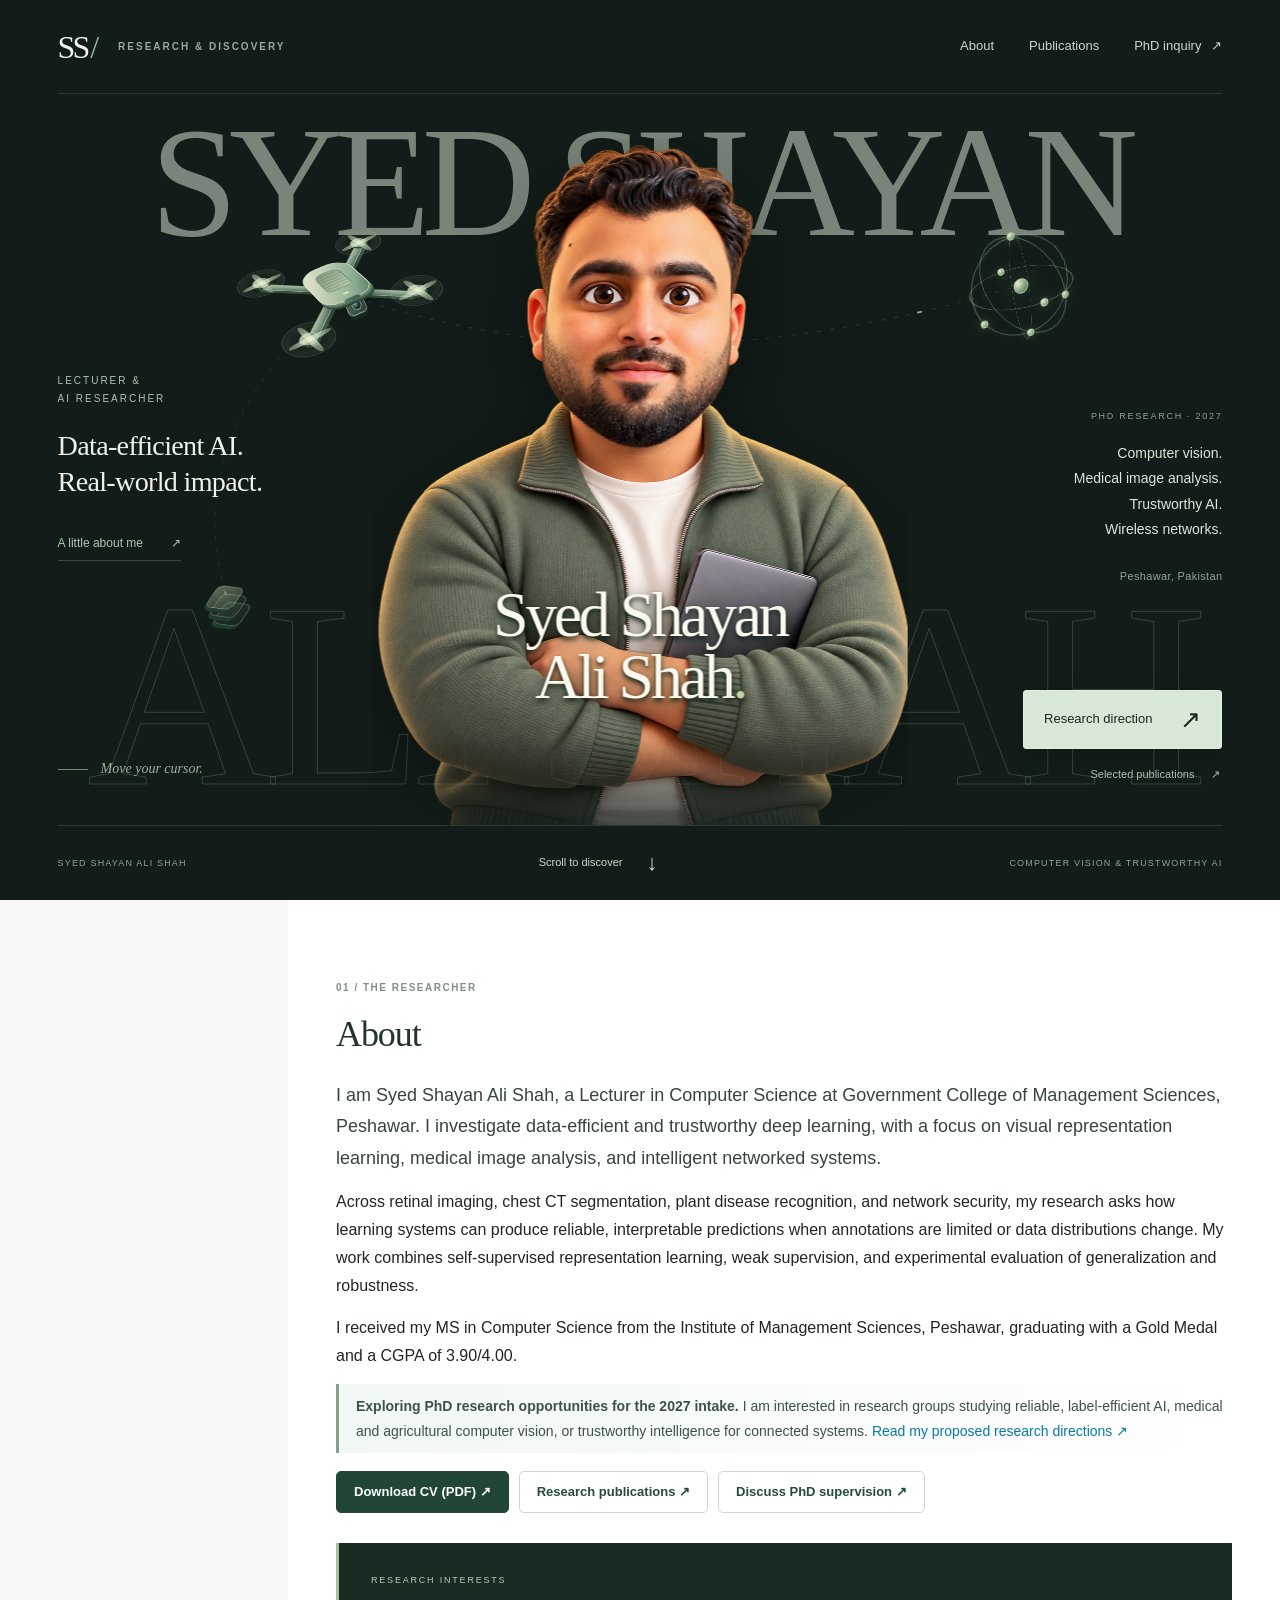
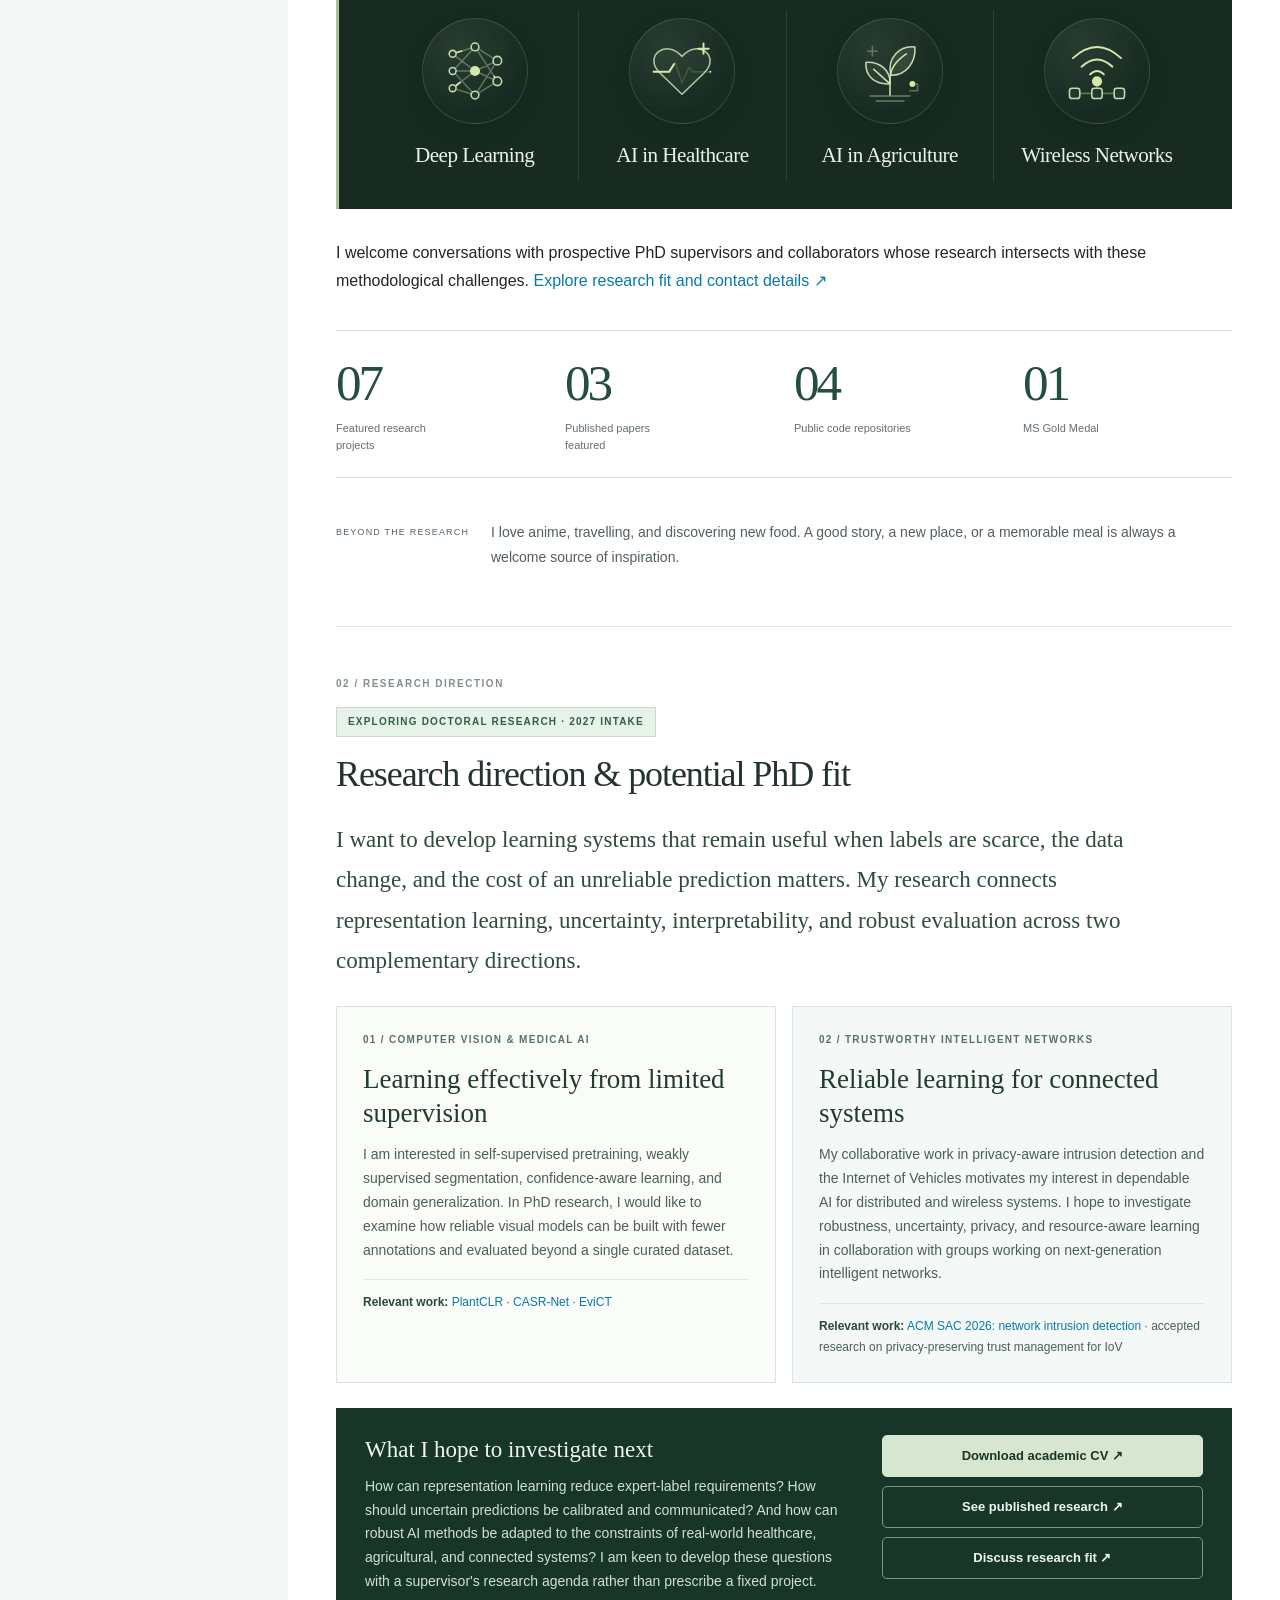
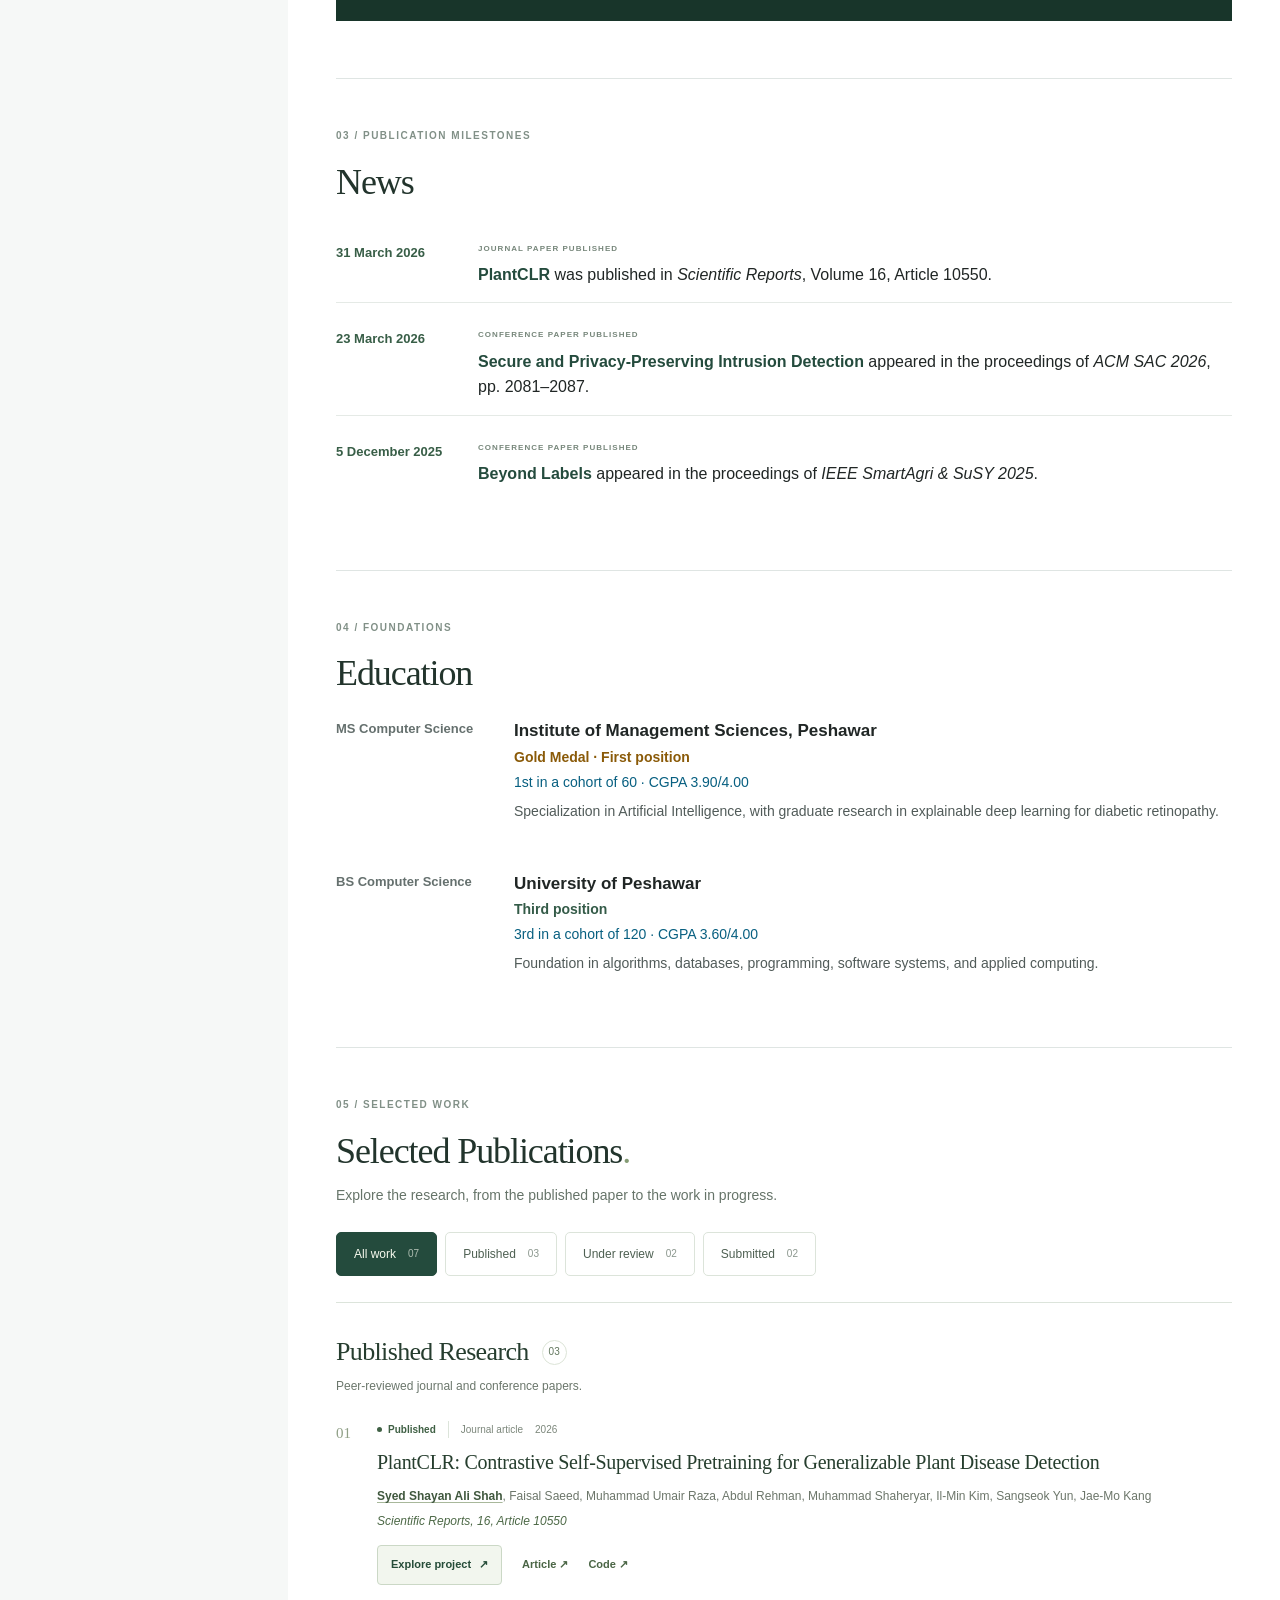
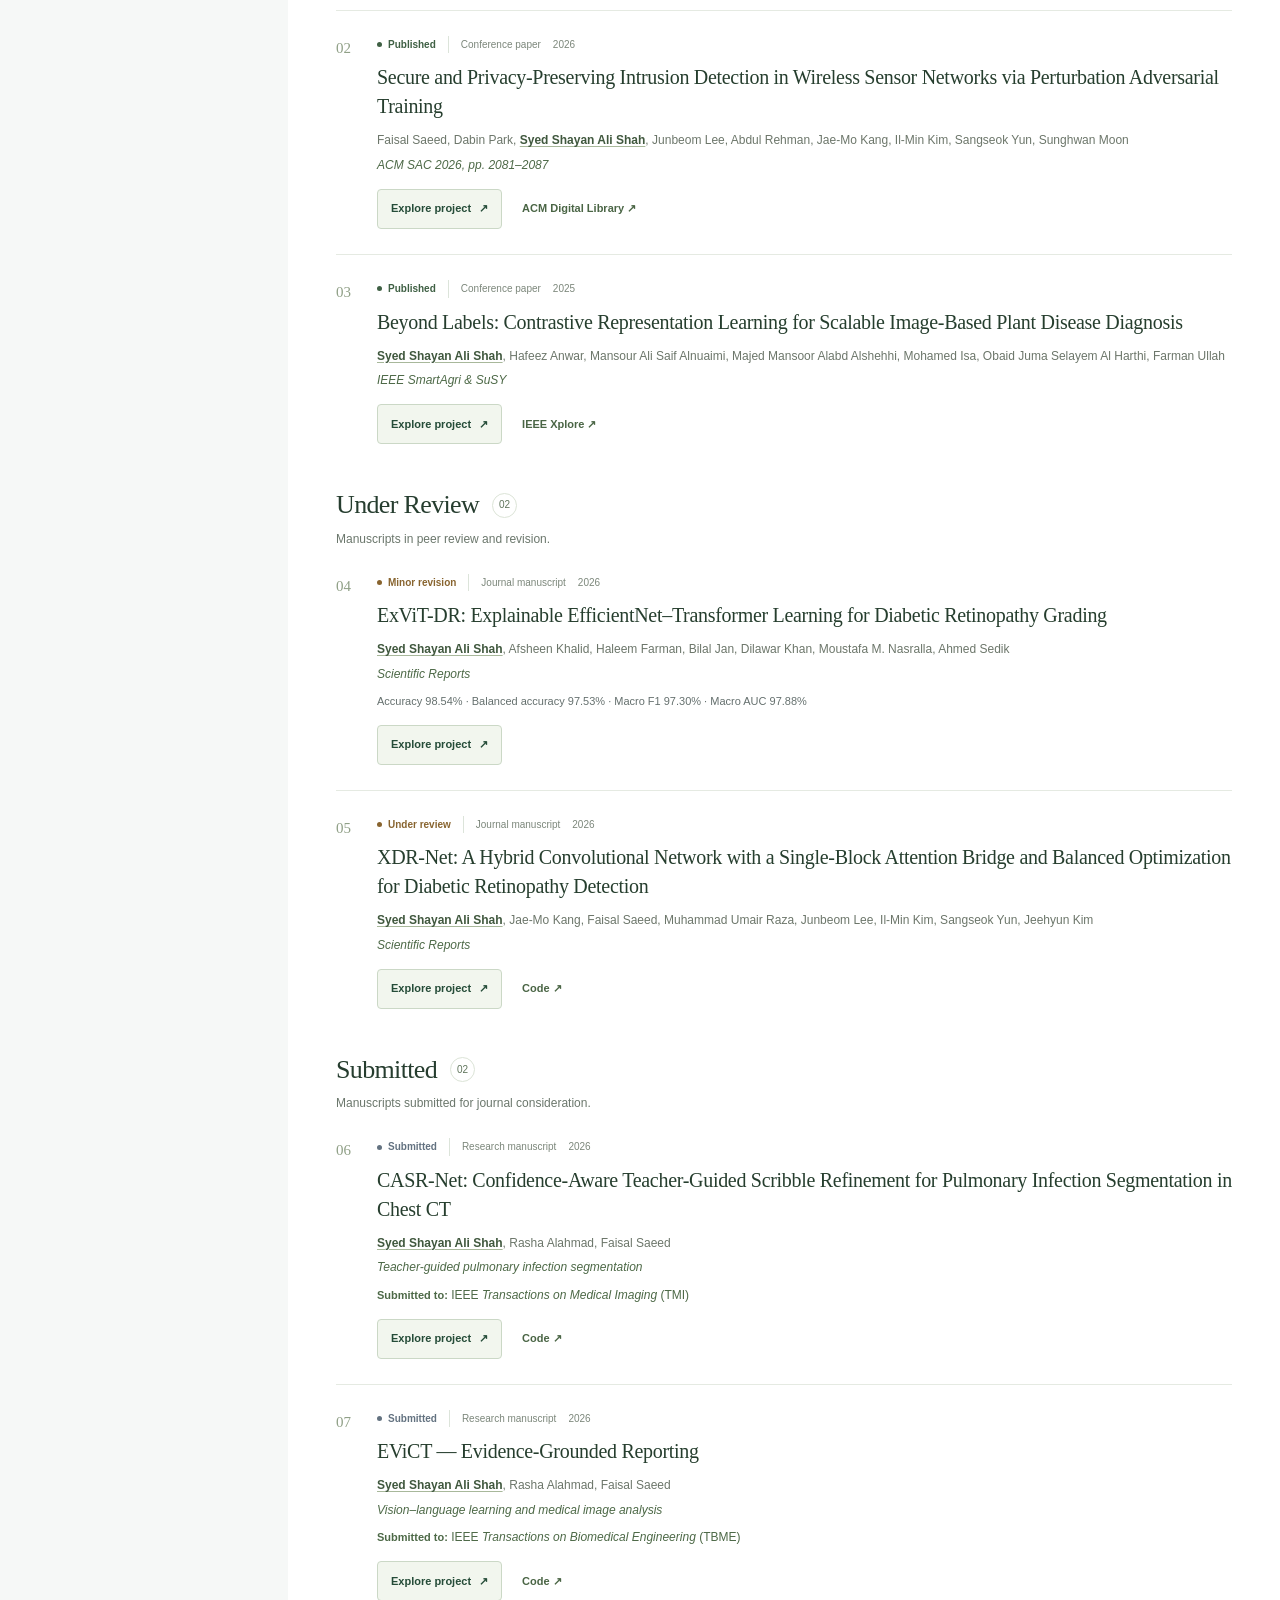
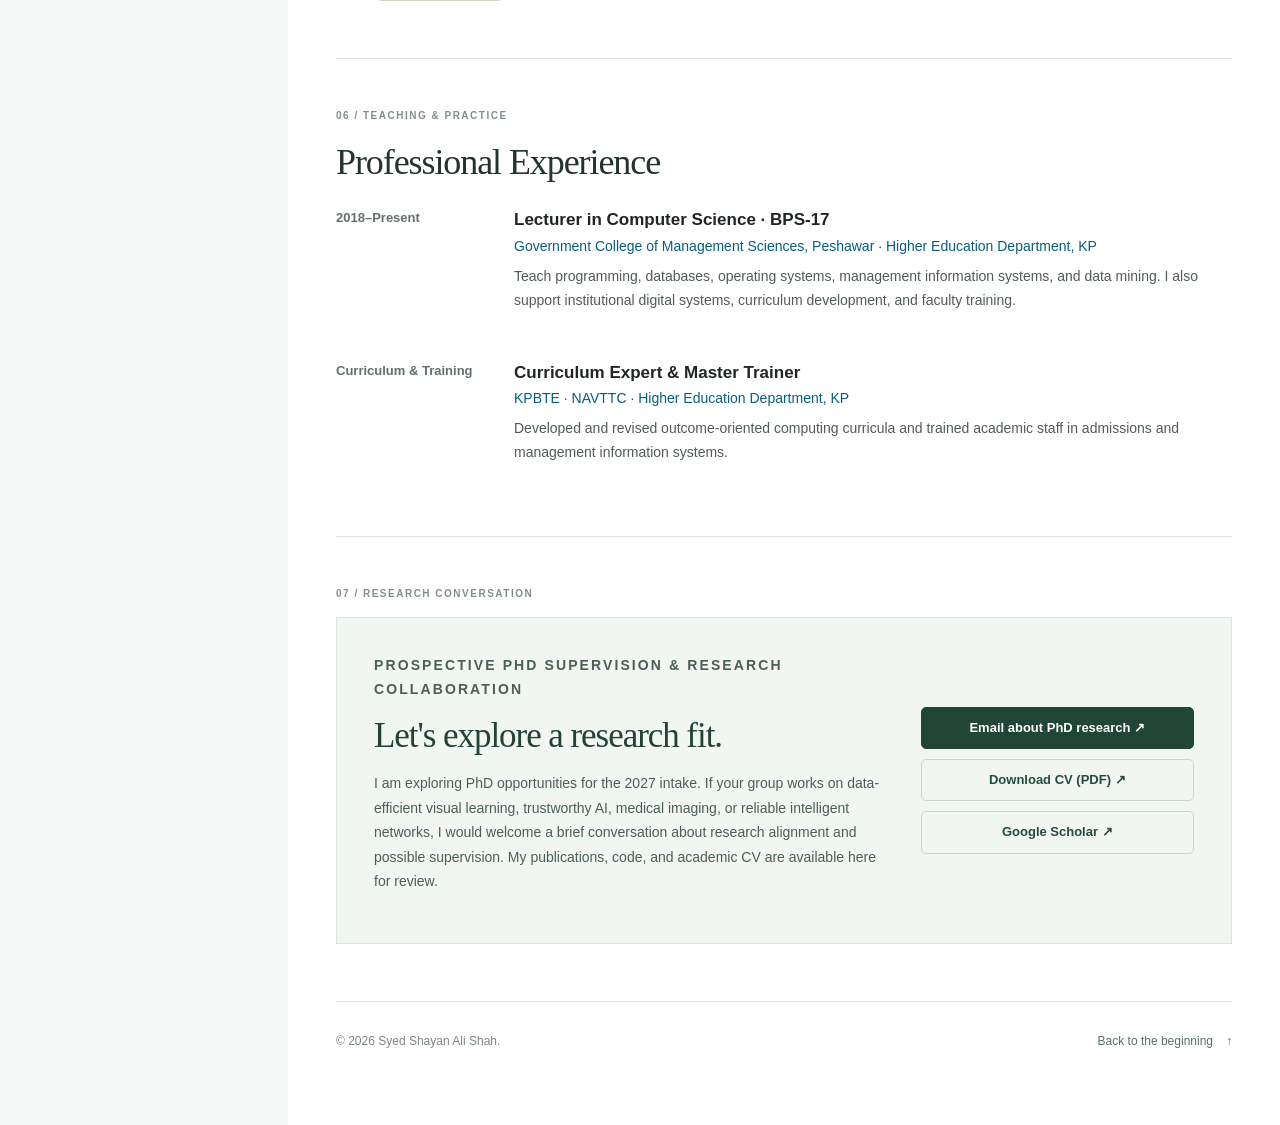
<file: index.html>
<!doctype html>
<html lang="en">
<head>
  <meta charset="utf-8">
  <meta name="viewport" content="width=device-width, initial-scale=1">
  <meta name="description" content="Syed Shayan Ali Shah | AI researcher exploring PhD opportunities for 2027 in data-efficient computer vision, medical imaging, trustworthy learning and intelligent networks.">
  <meta name="theme-color" content="#17201f">
  <meta property="og:title" content="Syed Shayan Ali Shah | Academic Portfolio">
  <meta property="og:description" content="Academic portfolio, research publications and PhD research directions in data-efficient and trustworthy AI. Exploring PhD opportunities for 2027.">
  <meta property="og:type" content="website">
  <title>Syed Shayan Ali Shah | Research Portfolio</title>
  <link rel="stylesheet" href="assets/css/base.css">
  <link rel="stylesheet" href="assets/css/motion.css">
  <link rel="stylesheet" href="assets/css/landing.css">
  <link rel="stylesheet" href="assets/css/research.css">
  <link rel="stylesheet" href="assets/css/phd-focus.css">
  <link rel="stylesheet" href="assets/css/hero-network.css">
  <link rel="stylesheet" href="assets/css/publication-list.css?v=20261030">
  <link rel="icon" href="assets/images/portrait.png">
  <link rel="preload" as="image" href="assets/images/shayan-avatar.png">
</head>
<body>
  <div class="reading-progress" id="readingProgress" aria-hidden="true"></div>
  <a class="skip-link" href="#about">Skip to content</a>
  <section class="intro-stage" id="top" aria-labelledby="heroTitle">
    <header class="hero-header">
      <a class="wordmark" href="#top" aria-label="Syed Shayan Ali Shah — home">SS<span>/</span></a>
      <span class="hero-edition">RESEARCH &amp; DISCOVERY</span>
      <nav class="hero-nav" aria-label="Quick navigation"><a href="#about">About</a><a href="#publications">Publications</a><a href="mailto:shayanalimscs@gmail.com">PhD inquiry <span aria-hidden="true">↗</span></a></nav>
    </header>
    <div class="intro-inner">
      <div class="hero-name" aria-hidden="true"><span class="hero-name-top">SYED SHAYAN</span><span class="hero-name-bottom">ALI SHAH</span></div>
      <h1 class="hero-visible-name" id="heroTitle"><span>Syed Shayan</span><span>Ali Shah<span class="name-stop">.</span></span></h1>
      <div class="hero-network-scene" aria-hidden="true">
        <svg class="hero-network-links" viewBox="0 0 1000 650" preserveAspectRatio="none" focusable="false">
          <path class="network-link" d="M245 177 Q500 272 827 170"/>
          <path class="network-packet" d="M245 177 Q500 272 827 170"/>
          <path class="network-link network-link-secondary" d="M245 177 Q94 310 150 463"/>
          <path class="network-packet network-packet-secondary" d="M245 177 Q94 310 150 463"/>
        </svg>
        <div class="hero-drone">
          <div class="drone-hover">
            <div class="drone-model">
              <span class="drone-arm drone-arm-a"></span><span class="drone-arm drone-arm-b"></span>
              <span class="drone-hull"><span class="drone-panel"></span><span class="drone-led"></span></span>
              <span class="drone-camera"></span>
              <span class="drone-motor drone-motor-nw"><span class="drone-rotor"></span></span>
              <span class="drone-motor drone-motor-ne"><span class="drone-rotor"></span></span>
              <span class="drone-motor drone-motor-sw"><span class="drone-rotor"></span></span>
              <span class="drone-motor drone-motor-se"><span class="drone-rotor"></span></span>
            </div>
          </div>
        </div>
        <div class="hero-network-orb">
          <div class="network-orb-hover">
            <div class="network-sphere">
              <span class="network-ring network-ring-a"></span><span class="network-ring network-ring-b"></span><span class="network-ring network-ring-c"></span><span class="network-ring network-ring-equator"></span>
              <span class="network-node network-node-a"></span><span class="network-node network-node-b"></span><span class="network-node network-node-c"></span><span class="network-node network-node-d"></span><span class="network-node network-node-e"></span><span class="network-node network-node-f"></span>
              <span class="network-core"></span>
            </div>
          </div>
        </div>
        <div class="hero-network-relay"><span></span><span></span><span></span></div>
      </div>
      <div class="intro-copy">
        <div class="hero-side hero-side-left entrance"><p class="intro-eyebrow">LECTURER &amp; <br>AI RESEARCHER</p><p class="intro-welcome">Data-efficient AI.<br>Real-world impact.</p><a class="hero-small-link" href="#about">A little about me <span aria-hidden="true">↗</span></a></div>
        <div class="hero-side hero-side-right entrance"><span class="hero-meta-label">PHD RESEARCH · 2027</span><p>Computer vision.<br>Medical image analysis.<br>Trustworthy AI.<br>Wireless networks.</p><span class="hero-location">Peshawar, Pakistan</span></div>
        <div class="hero-actions entrance"><a class="primary-action magnetic" href="#phd-research"><span>Research direction</span><span class="action-arrow" aria-hidden="true">↗</span></a><a class="secondary-action" href="#publications">Selected publications <span aria-hidden="true">↗</span></a></div>
      </div>
      <figure class="avatar-stage" aria-label="Personalized avatar of Syed Shayan Ali Shah with cursor-tracking eyes">
        <div class="avatar-float"><div class="avatar-rig" id="avatarRig">
          <img id="avatarImage" src="assets/images/shayan-avatar.png" width="1086" height="1448" alt="A stylized avatar of Shayan with a fuller face, short dark beard, and sage cardigan" fetchpriority="high" decoding="async">
          <canvas id="avatarCanvas" width="1086" height="1448" aria-hidden="true"></canvas>
        </div></div>
      </figure>
      <div class="avatar-caption"><span class="caption-line" aria-hidden="true"></span><span id="avatarHint">Meet Shayan.</span></div>
    </div>
    <div class="hero-bottom"><span class="hero-index">SYED SHAYAN ALI SHAH</span><a class="scroll-cue" href="#about">Scroll to discover <span aria-hidden="true">↓</span></a><span class="hero-discipline">COMPUTER VISION &amp; TRUSTWORTHY AI</span></div>
  </section>
  <div class="mobile-bar"><strong>Syed Shayan Ali Shah</strong><button class="menu-button" id="menuButton" aria-label="Open navigation" aria-expanded="false" aria-controls="sidebar"><span class="menu-lines" aria-hidden="true"></span></button></div>
  <aside class="sidebar" id="sidebar" aria-label="Primary navigation">
    <div class="sidebar-profile"><img class="sidebar-portrait" width="132" height="132" src="assets/images/portrait.png" alt="Portrait of Syed Shayan Ali Shah"><h2 class="sidebar-name">Syed Shayan<br>Ali Shah</h2><p class="sidebar-role">Lecturer &amp; AI Researcher</p></div>
    <nav class="nav"><span class="nav-track" aria-hidden="true"></span><a href="#top">Top</a><a href="#about">About</a><a href="#phd-research">PhD Research</a><a href="#news">News</a><a href="#education">Education</a><a href="#publications">Publications</a><a href="#experience">Experience</a><a href="#contact">Contact</a></nav>
    <div class="sidebar-links">
      <div class="icon-links" aria-label="Contact and academic profiles">
        <a class="icon-link" href="mailto:shayanalimscs@gmail.com" aria-label="Email" title="Email"><svg viewBox="0 0 24 24" aria-hidden="true"><path d="M3 5h18v14H3zM3 6l9 7 9-7" fill="none" stroke="currentColor" stroke-width="1.8" stroke-linejoin="round"/></svg></a>
        <a class="icon-link" href="https://scholar.google.com/citations?hl=en&amp;user=QaPiey0AAAAJ" target="_blank" rel="noopener" aria-label="Google Scholar" title="Google Scholar"><svg viewBox="0 0 24 24" aria-hidden="true"><path d="M2.5 9 12 4l9.5 5L12 14 2.5 9Zm3 2.3V16c3.8 3.1 9.2 3.1 13 0v-4.7M21.5 9v6" fill="none" stroke="currentColor" stroke-width="1.7" stroke-linecap="round" stroke-linejoin="round"/></svg></a>
        <a class="icon-link orcid" href="https://orcid.org/0009-0007-5335-5285" target="_blank" rel="noopener" aria-label="ORCID" title="ORCID"><svg viewBox="0 0 24 24" aria-hidden="true"><circle cx="12" cy="12" r="10" fill="currentColor"/><text x="12" y="15.2" text-anchor="middle" font-size="9" font-family="Arial,sans-serif" font-weight="700" fill="#17201f">iD</text></svg></a>
        <a class="icon-link linkedin" href="https://www.linkedin.com/in/itsshayanprofile/" target="_blank" rel="noopener" aria-label="LinkedIn" title="LinkedIn"><svg viewBox="0 0 24 24" aria-hidden="true"><path d="M6.4 8.2H3.1V19h3.3V8.2ZM4.75 3A1.9 1.9 0 1 0 4.75 6.8 1.9 1.9 0 0 0 4.75 3ZM21 12.8c0-3.25-1.73-4.76-4.04-4.76-1.86 0-2.7 1.03-3.17 1.75V8.2h-3.3V19h3.3v-5.35c0-1.41.27-2.79 2.03-2.79 1.73 0 1.75 1.62 1.75 2.88V19H21v-6.2Z" fill="currentColor"/></svg></a>
        <a class="icon-link" href="https://github.com/itsCodeBakery" target="_blank" rel="noopener" aria-label="GitHub" title="GitHub"><svg viewBox="0 0 24 24" aria-hidden="true"><path d="M12 2.5a9.5 9.5 0 0 0-3 18.5c.48.09.65-.2.65-.46v-1.82c-2.68.58-3.24-1.14-3.24-1.14-.44-1.12-1.07-1.42-1.07-1.42-.88-.6.07-.59.07-.59.97.07 1.48 1 1.48 1 .86 1.48 2.26 1.05 2.81.8.09-.63.34-1.05.62-1.29-2.14-.24-4.39-1.07-4.39-4.7 0-1.04.37-1.89.99-2.56-.1-.24-.43-1.21.09-2.52 0 0 .81-.26 2.61.98A9.1 9.1 0 0 1 12 6.96c.81 0 1.62.11 2.38.32 1.8-1.24 2.61-.98 2.61-.98.52 1.31.19 2.28.09 2.52.62.67.99 1.52.99 2.56 0 3.64-2.26 4.45-4.4 4.69.35.3.65.88.65 1.78v2.69c0 .26.18.56.66.46A9.5 9.5 0 0 0 12 2.5Z" fill="currentColor"/></svg></a>
      </div>
      <a class="sidebar-cv" href="academic-cv.html">View academic CV ↗</a><p class="sidebar-note">Peshawar, Pakistan</p>
    </div>
  </aside>
  <button class="menu-backdrop" aria-label="Close navigation" tabindex="-1"></button>
  <div class="page">
    <main class="content">
      <section id="about"><div class="section-kicker">01 / THE RESEARCHER</div><h2>About</h2>
<p class="lead">I am Syed Shayan Ali Shah, a Lecturer in Computer Science at Government College of Management Sciences, Peshawar. I investigate data-efficient and trustworthy deep learning, with a focus on visual representation learning, medical image analysis, and intelligent networked systems.</p>
<p>Across retinal imaging, chest CT segmentation, plant disease recognition, and network security, my research asks how learning systems can produce reliable, interpretable predictions when annotations are limited or data distributions change. My work combines self-supervised representation learning, weak supervision, and experimental evaluation of generalization and robustness.</p>
<p>I received my MS in Computer Science from the Institute of Management Sciences, Peshawar, graduating with a Gold Medal and a CGPA of 3.90/4.00.</p>
<p class="phd-note"><strong>Exploring PhD research opportunities for the 2027 intake.</strong> I am interested in research groups studying reliable, label-efficient AI, medical and agricultural computer vision, or trustworthy intelligence for connected systems. <a href="#phd-research">Read my proposed research directions ↗</a></p>
<div class="academic-actionbar" aria-label="Academic profile actions"><a href="assets/Syed_Shayan_Ali_Shah_Academic_CV.pdf" download>Download CV (PDF) ↗</a><a href="#publications">Research publications ↗</a><a href="mailto:shayanalimscs@gmail.com?subject=Prospective%20PhD%20Research%20Inquiry">Discuss PhD supervision ↗</a></div>
<div class="research-question research-interests" aria-labelledby="researchInterestsLabel">
  <span class="question-label" id="researchInterestsLabel">RESEARCH INTERESTS</span>
  <ul class="interest-grid" role="list">
    <li class="interest-item">
      <span class="interest-icon" aria-hidden="true">
        <svg viewBox="0 0 100 100" focusable="false">
          <g class="interest-links"><path d="M24 30 50 22 76 38M24 30 50 50 76 38M24 50 50 22M24 50H50L76 62M24 70 50 50M24 50 50 78 76 62M24 70 50 78M50 22 76 62M50 78 76 38"/></g>
          <path class="interest-flow" pathLength="100" d="M24 70 50 50 76 38M24 30 50 22 76 62"/>
          <g class="interest-nodes"><circle cx="24" cy="30" r="4"/><circle cx="24" cy="50" r="4"/><circle cx="24" cy="70" r="4"/><circle cx="50" cy="22" r="4.5"/><circle class="interest-neuron" cx="50" cy="50" r="5"/><circle cx="50" cy="78" r="4.5"/><circle cx="76" cy="38" r="5"/><circle cx="76" cy="62" r="5"/></g>
        </svg>
      </span>
      <span class="interest-name">Deep Learning</span>
    </li>
    <li class="interest-item">
      <span class="interest-icon" aria-hidden="true">
        <svg viewBox="0 0 100 100" focusable="false">
          <path class="interest-heart" d="M50 77 24 52C5 33 31 12 50 33 69 12 95 33 76 52Z"/>
          <path class="interest-ecg-track" d="M17 51H35L42 40 50 64 58 46 63 51H83"/>
          <path class="interest-ecg" pathLength="100" d="M17 51H35L42 40 50 64 58 46 63 51H83"/>
          <g class="interest-medical-cross"><path d="M75 18V30M69 24H81"/></g>
        </svg>
      </span>
      <span class="interest-name">AI in Healthcare</span>
    </li>
    <li class="interest-item">
      <span class="interest-icon" aria-hidden="true">
        <svg viewBox="0 0 100 100" focusable="false">
          <path class="interest-soil" d="M27 79H73M34 85H66"/>
          <g class="interest-plant">
            <path class="interest-leaf" d="M51 55C46 34 62 20 79 22 80 40 69 55 51 55Z"/>
            <path class="interest-leaf interest-leaf-small" d="M50 65C31 66 21 55 22 40 38 39 51 49 50 65Z"/>
            <path class="interest-stem" d="M50 78V59C50 46 60 36 69 30M50 65 31 48"/>
          </g>
          <path class="interest-links" d="M24 27H35M29.5 21.5V32.5M76 65H82V73H73"/>
          <circle class="interest-neuron" cx="76" cy="65" r="2.5"/>
        </svg>
      </span>
      <span class="interest-name">AI in Agriculture</span>
    </li>
    <li class="interest-item">
      <span class="interest-icon" aria-hidden="true">
        <svg viewBox="0 0 100 100" focusable="false">
          <g class="interest-waves"><path class="interest-wave interest-wave-outer" d="M22 35Q50 9 78 35"/><path class="interest-wave interest-wave-middle" d="M32 45Q50 28 68 45"/><path class="interest-wave interest-wave-inner" d="M42 54Q50 46 58 54"/></g>
          <path class="interest-links" d="M50 62V76M24 76H76"/>
          <circle class="interest-hub" cx="50" cy="62" r="5"/>
          <g class="interest-nodes"><rect x="18" y="70" width="12" height="12" rx="3"/><rect x="44" y="70" width="12" height="12" rx="3"/><rect x="70" y="70" width="12" height="12" rx="3"/></g>
        </svg>
      </span>
      <span class="interest-name">Wireless Networks</span>
    </li>
  </ul>
</div>
<p>I welcome conversations with prospective PhD supervisors and collaborators whose research intersects with these methodological challenges. <a href="#contact">Explore research fit and contact details <span aria-hidden="true">↗</span></a></p>
<div class="research-stats" aria-label="Featured research at a glance"><div><strong>07</strong><span>Featured research projects</span></div><div><strong>03</strong><span>Published papers featured</span></div><div><strong>04</strong><span>Public code repositories</span></div><div><strong>01</strong><span>MS Gold Medal</span></div></div>
<div class="beyond-research"><span>BEYOND THE RESEARCH</span><p>I love anime, travelling, and discovering new food. A good story, a new place, or a memorable meal is always a welcome source of inspiration.</p></div></section>

      <section id="phd-research" class="phd-section" aria-labelledby="phdResearchTitle">
        <div class="section-kicker">02 / RESEARCH DIRECTION</div>
        <span class="phd-kicker">Exploring doctoral research · 2027 intake</span>
        <h2 id="phdResearchTitle">Research direction &amp; potential PhD fit</h2>
        <p class="phd-intro">I want to develop learning systems that remain useful when labels are scarce, the data change, and the cost of an unreliable prediction matters. My research connects representation learning, uncertainty, interpretability, and robust evaluation across two complementary directions.</p>
        <div class="phd-focus-grid">
          <article class="phd-focus-card">
            <span class="phd-track">01 / COMPUTER VISION &amp; MEDICAL AI</span>
            <h3>Learning effectively from limited supervision</h3>
            <p>I am interested in self-supervised pretraining, weakly supervised segmentation, confidence-aware learning, and domain generalization. In PhD research, I would like to examine how reliable visual models can be built with fewer annotations and evaluated beyond a single curated dataset.</p>
            <p class="phd-evidence"><strong>Relevant work:</strong> <a href="projects/plantclr.html">PlantCLR</a> · <a href="projects/casrnet.html">CASR-Net</a> · <a href="projects/evict.html">EviCT</a></p>
          </article>
          <article class="phd-focus-card">
            <span class="phd-track">02 / TRUSTWORTHY INTELLIGENT NETWORKS</span>
            <h3>Reliable learning for connected systems</h3>
            <p>My collaborative work in privacy-aware intrusion detection and the Internet of Vehicles motivates my interest in dependable AI for distributed and wireless systems. I hope to investigate robustness, uncertainty, privacy, and resource-aware learning in collaboration with groups working on next-generation intelligent networks.</p>
            <p class="phd-evidence"><strong>Relevant work:</strong> <a href="projects/secure-wsn.html">ACM SAC 2026: network intrusion detection</a> · accepted research on privacy-preserving trust management for IoV</p>
          </article>
        </div>
        <div class="phd-next">
          <div>
            <h3>What I hope to investigate next</h3>
            <p>How can representation learning reduce expert-label requirements? How should uncertain predictions be calibrated and communicated? And how can robust AI methods be adapted to the constraints of real-world healthcare, agricultural, and connected systems? I am keen to develop these questions with a supervisor's research agenda rather than prescribe a fixed project.</p>
          </div>
          <div class="phd-actions">
            <a href="assets/Syed_Shayan_Ali_Shah_Academic_CV.pdf" download>Download academic CV ↗</a>
            <a href="#publications">See published research ↗</a>
            <a href="#contact">Discuss research fit ↗</a>
          </div>
        </div>
      </section>
      <section id="news"><div class="section-kicker">03 / PUBLICATION MILESTONES</div><h2>News</h2><ul class="news">
<li><time datetime="2026-03-31">31 March 2026</time><span><span class="news-label">JOURNAL PAPER PUBLISHED</span><a href="projects/plantclr.html"><strong>PlantCLR</strong></a> was published in <em>Scientific Reports</em>, Volume 16, Article 10550.</span></li>
<li><time datetime="2026-03-23">23 March 2026</time><span><span class="news-label">CONFERENCE PAPER PUBLISHED</span><a href="projects/secure-wsn.html"><strong>Secure and Privacy-Preserving Intrusion Detection</strong></a> appeared in the proceedings of <em>ACM SAC 2026</em>, pp. 2081–2087.</span></li>
<li><time datetime="2025-12-05">5 December 2025</time><span><span class="news-label">CONFERENCE PAPER PUBLISHED</span><a href="projects/beyond-labels.html"><strong>Beyond Labels</strong></a> appeared in the proceedings of <em>IEEE SmartAgri &amp; SuSY 2025</em>.</span></li>
</ul></section>
      <section id="education"><div class="section-kicker">04 / FOUNDATIONS</div><h2>Education</h2><div class="timeline"><article class="timeline-item"><div class="timeline-date">MS Computer Science</div><div><h3>Institute of Management Sciences, Peshawar</h3><p class="org"><span class="honor">Gold Medal · First position</span><br>1st in a cohort of 60 · CGPA 3.90/4.00</p><p>Specialization in Artificial Intelligence, with graduate research in explainable deep learning for diabetic retinopathy.</p></div></article><article class="timeline-item"><div class="timeline-date">BS Computer Science</div><div><h3>University of Peshawar</h3><p class="org"><span class="cohort-rank">Third position</span><br>3rd in a cohort of 120 · CGPA 3.60/4.00</p><p>Foundation in algorithms, databases, programming, software systems, and applied computing.</p></div></article></div></section>
      <section id="publications" aria-labelledby="publicationsTitle">
        <div class="section-kicker">05 / SELECTED WORK</div>
        <div class="pub-collection-header"><h2 id="publicationsTitle">Selected Publications<span class="pub-heading-dot">.</span></h2><p class="small-note">Explore the research, from the published paper to the work in progress.</p></div>
        <div class="pub-filters" role="group" aria-label="Filter publications" hidden>
          <button type="button" class="pub-filter" data-publication-filter="all" aria-pressed="true" aria-controls="publicationList">All work <span>07</span></button>
          <button type="button" class="pub-filter" data-publication-filter="published" aria-pressed="false" aria-controls="publicationList">Published <span>03</span></button>
          <button type="button" class="pub-filter" data-publication-filter="review" aria-pressed="false" aria-controls="publicationList">Under review <span>02</span></button>
          <button type="button" class="pub-filter" data-publication-filter="submitted" aria-pressed="false" aria-controls="publicationList">Submitted <span>02</span></button>
        </div>
        <p class="pub-sr-only" id="publicationAnnouncement" role="status" aria-live="polite" aria-atomic="true"></p>
        <div id="publicationList" class="pub-collection">
          <div class="publication-group" data-publication-group="published" role="region" aria-labelledby="publications-published">
            <div class="pub-group-heading"><div class="pub-group-title"><h3 id="publications-published">Published Research</h3><span class="pub-group-count">03</span></div><p>Peer-reviewed journal and conference papers.</p></div>
            <div class="pub-list">
              <article class="publication pub-row" data-status="published" aria-labelledby="paper-plantclr">
                <span class="pub-row-number" aria-hidden="true">01</span>
                <div class="pub-row-body">
                  <p class="pub-row-meta"><span class="pub-status pub-status-published">Published</span><span>Journal article</span><time datetime="2026">2026</time></p>
                  <h4 id="paper-plantclr"><a href="projects/plantclr.html">PlantCLR: Contrastive Self-Supervised Pretraining for Generalizable Plant Disease Detection</a></h4>
                  <p class="authors"><span class="me">Syed Shayan Ali Shah</span>, Faisal Saeed, Muhammad Umair Raza, Abdul Rehman, Muhammad Shaheryar, Il-Min Kim, Sangseok Yun, Jae-Mo Kang</p>
                  <p class="venue">Scientific Reports, 16, Article 10550</p>
                  <p class="pub-links"><a class="project-link pub-explore" href="projects/plantclr.html">Explore project <span aria-hidden="true">↗</span></a><a href="https://www.nature.com/articles/s41598-026-45684-x" target="_blank" rel="noopener">Article ↗</a><a href="https://github.com/itsCodeBakery/PlantPathology/tree/main" target="_blank" rel="noopener">Code ↗</a></p>
                </div>
              </article>
              <article class="publication pub-row" data-status="published" aria-labelledby="paper-secure-wsn">
                <span class="pub-row-number" aria-hidden="true">02</span>
                <div class="pub-row-body">
                  <p class="pub-row-meta"><span class="pub-status pub-status-published">Published</span><span>Conference paper</span><time datetime="2026">2026</time></p>
                  <h4 id="paper-secure-wsn"><a href="projects/secure-wsn.html">Secure and Privacy-Preserving Intrusion Detection in Wireless Sensor Networks via Perturbation Adversarial Training</a></h4>
                  <p class="authors">Faisal Saeed, Dabin Park, <span class="me">Syed Shayan Ali Shah</span>, Junbeom Lee, Abdul Rehman, Jae-Mo Kang, Il-Min Kim, Sangseok Yun, Sunghwan Moon</p>
                  <p class="venue">ACM SAC 2026, pp. 2081–2087</p>
                  <p class="pub-links"><a class="project-link pub-explore" href="projects/secure-wsn.html">Explore project <span aria-hidden="true">↗</span></a><a href="https://dl.acm.org/doi/10.1145/3748522.3779960" target="_blank" rel="noopener">ACM Digital Library ↗</a></p>
                </div>
              </article>
              <article class="publication pub-row" data-status="published" aria-labelledby="paper-beyond-labels">
                <span class="pub-row-number" aria-hidden="true">03</span>
                <div class="pub-row-body">
                  <p class="pub-row-meta"><span class="pub-status pub-status-published">Published</span><span>Conference paper</span><time datetime="2025">2025</time></p>
                  <h4 id="paper-beyond-labels"><a href="projects/beyond-labels.html">Beyond Labels: Contrastive Representation Learning for Scalable Image-Based Plant Disease Diagnosis</a></h4>
                  <p class="authors"><span class="me">Syed Shayan Ali Shah</span>, Hafeez Anwar, Mansour Ali Saif Alnuaimi, Majed Mansoor Alabd Alshehhi, Mohamed Isa, Obaid Juma Selayem Al Harthi, Farman Ullah</p>
                  <p class="venue">IEEE SmartAgri &amp; SuSY</p>
                  <p class="pub-links"><a class="project-link pub-explore" href="projects/beyond-labels.html">Explore project <span aria-hidden="true">↗</span></a><a href="https://ieeexplore.ieee.org/document/11466957/" target="_blank" rel="noopener">IEEE Xplore ↗</a></p>
                </div>
              </article>
            </div>
          </div>
          <div class="publication-group" data-publication-group="review" role="region" aria-labelledby="publications-review">
            <div class="pub-group-heading"><div class="pub-group-title"><h3 id="publications-review">Under Review</h3><span class="pub-group-count">02</span></div><p>Manuscripts in peer review and revision.</p></div>
            <div class="pub-list">
              <article class="publication pub-row" data-status="review" aria-labelledby="paper-exvit-dr">
                <span class="pub-row-number" aria-hidden="true">04</span>
                <div class="pub-row-body">
                  <p class="pub-row-meta"><span class="pub-status pub-status-review">Minor revision</span><span>Journal manuscript</span><time datetime="2026">2026</time></p>
                  <h4 id="paper-exvit-dr"><a href="projects/exvit-dr.html">ExViT-DR: Explainable EfficientNet–Transformer Learning for Diabetic Retinopathy Grading</a></h4>
                  <p class="authors"><span class="me">Syed Shayan Ali Shah</span>, Afsheen Khalid, Haleem Farman, Bilal Jan, Dilawar Khan, Moustafa M. Nasralla, Ahmed Sedik</p>
                  <p class="venue">Scientific Reports</p>
                  <p class="small-note pub-row-results">Accuracy 98.54% · Balanced accuracy 97.53% · Macro F1 97.30% · Macro AUC 97.88%</p>
                  <p class="pub-links"><a class="project-link pub-explore" href="projects/exvit-dr.html">Explore project <span aria-hidden="true">↗</span></a></p>
                </div>
              </article>
              <article class="publication pub-row" data-status="review" aria-labelledby="paper-xdr-net">
                <span class="pub-row-number" aria-hidden="true">05</span>
                <div class="pub-row-body">
                  <p class="pub-row-meta"><span class="pub-status pub-status-review">Under review</span><span>Journal manuscript</span><time datetime="2026">2026</time></p>
                  <h4 id="paper-xdr-net"><a href="projects/xdr-net.html">XDR-Net: A Hybrid Convolutional Network with a Single-Block Attention Bridge and Balanced Optimization for Diabetic Retinopathy Detection</a></h4>
                  <p class="authors"><span class="me">Syed Shayan Ali Shah</span>, Jae-Mo Kang, Faisal Saeed, Muhammad Umair Raza, Junbeom Lee, Il-Min Kim, Sangseok Yun, Jeehyun Kim</p>
                  <p class="venue">Scientific Reports</p>
                  <p class="pub-links"><a class="project-link pub-explore" href="projects/xdr-net.html">Explore project <span aria-hidden="true">↗</span></a><a href="https://github.com/itsCodeBakery/XDR-NET" target="_blank" rel="noopener">Code ↗</a></p>
                </div>
              </article>
            </div>
          </div>
          <div class="publication-group" data-publication-group="submitted" role="region" aria-labelledby="publications-submitted">
            <div class="pub-group-heading"><div class="pub-group-title"><h3 id="publications-submitted">Submitted</h3><span class="pub-group-count">02</span></div><p>Manuscripts submitted for journal consideration.</p></div>
            <div class="pub-list">
              <article class="publication pub-row" data-status="submitted" aria-labelledby="paper-casr-net">
                <span class="pub-row-number" aria-hidden="true">06</span>
                <div class="pub-row-body">
                  <p class="pub-row-meta"><span class="pub-status pub-status-submitted">Submitted</span><span>Research manuscript</span><time datetime="2026">2026</time></p>
                  <h4 id="paper-casr-net"><a href="projects/casr-net.html">CASR-Net: Confidence-Aware Teacher-Guided Scribble Refinement for Pulmonary Infection Segmentation in Chest CT</a></h4>
                  <p class="authors"><strong class="me">Syed Shayan Ali Shah</strong>, Rasha Alahmad, Faisal Saeed</p>
                  <p class="venue">Teacher-guided pulmonary infection segmentation</p>
                  <p class="pub-submission"><strong>Submitted to:</strong> IEEE <em>Transactions on Medical Imaging</em> (TMI)</p>
                  <p class="pub-links"><a class="project-link pub-explore" href="projects/casr-net.html">Explore project <span aria-hidden="true">↗</span></a><a href="https://github.com/itsCodeBakery/scribble-uncertainty-lung-segmentation" target="_blank" rel="noopener">Code ↗</a></p>
                </div>
              </article>
              <article class="publication pub-row" data-status="submitted" aria-labelledby="paper-evict">
                <span class="pub-row-number" aria-hidden="true">07</span>
                <div class="pub-row-body">
                  <p class="pub-row-meta"><span class="pub-status pub-status-submitted">Submitted</span><span>Research manuscript</span><time datetime="2026">2026</time></p>
                  <h4 id="paper-evict"><a href="projects/evict.html">EViCT — Evidence-Grounded Reporting</a></h4>
                  <p class="authors"><strong class="me">Syed Shayan Ali Shah</strong>, Rasha Alahmad, Faisal Saeed</p>
                  <p class="venue">Vision–language learning and medical image analysis</p>
                  <p class="pub-submission"><strong>Submitted to:</strong> IEEE <em>Transactions on Biomedical Engineering</em> (TBME)</p>
                  <p class="pub-links"><a class="project-link pub-explore" href="projects/evict.html">Explore project <span aria-hidden="true">↗</span></a><a href="https://github.com/itsCodeBakery/EviCT" target="_blank" rel="noopener">Code ↗</a></p>
                </div>
              </article>
            </div>
          </div>
        </div>
      </section>
      <section id="experience"><div class="section-kicker">06 / TEACHING & PRACTICE</div><h2>Professional Experience</h2><div class="timeline"><article class="timeline-item"><div class="timeline-date">2018–Present</div><div><h3>Lecturer in Computer Science · BPS-17</h3><p class="org">Government College of Management Sciences, Peshawar · Higher Education Department, KP</p><p>Teach programming, databases, operating systems, management information systems, and data mining. I also support institutional digital systems, curriculum development, and faculty training.</p></div></article><article class="timeline-item"><div class="timeline-date">Curriculum &amp; Training</div><div><h3>Curriculum Expert &amp; Master Trainer</h3><p class="org">KPBTE · NAVTTC · Higher Education Department, KP</p><p>Developed and revised outcome-oriented computing curricula and trained academic staff in admissions and management information systems.</p></div></article></div></section>
      

      <section id="contact" class="contact-section" aria-labelledby="contactTitle">
        <div class="section-kicker">07 / RESEARCH CONVERSATION</div>
        <div class="connect-panel">
          <div>
            <p class="connect-kicker">Prospective PhD supervision &amp; research collaboration</p>
            <h2 id="contactTitle">Let's explore a research fit.</h2>
            <p>I am exploring PhD opportunities for the 2027 intake. If your group works on data-efficient visual learning, trustworthy AI, medical imaging, or reliable intelligent networks, I would welcome a brief conversation about research alignment and possible supervision. My publications, code, and academic CV are available here for review.</p>
          </div>
          <div class="connect-actions">
            <a href="mailto:shayanalimscs@gmail.com?subject=Prospective%20PhD%20Research%20Discussion">Email about PhD research ↗</a>
            <a href="assets/Syed_Shayan_Ali_Shah_Academic_CV.pdf" download>Download CV (PDF) ↗</a>
            <a href="https://scholar.google.com/citations?user=QaPiey0AAAAJ" target="_blank" rel="noopener">Google Scholar ↗</a>
          </div>
        </div>
      </section>
      <footer><span>© <span id="year"></span> Syed Shayan Ali Shah.</span><a href="#top" class="back-top">Back to the beginning <span aria-hidden="true">↑</span></a></footer>
    </main>
  </div>
  <script src="assets/js/main.js" defer></script>
  <script src="assets/js/publication-list.js" defer></script>
  <script src="assets/js/avatar-renderer.js" defer></script>
  <script src="assets/js/avatar.js" defer></script>
  <script src="assets/js/landing.js" defer></script>
</body>
</html>
</file>
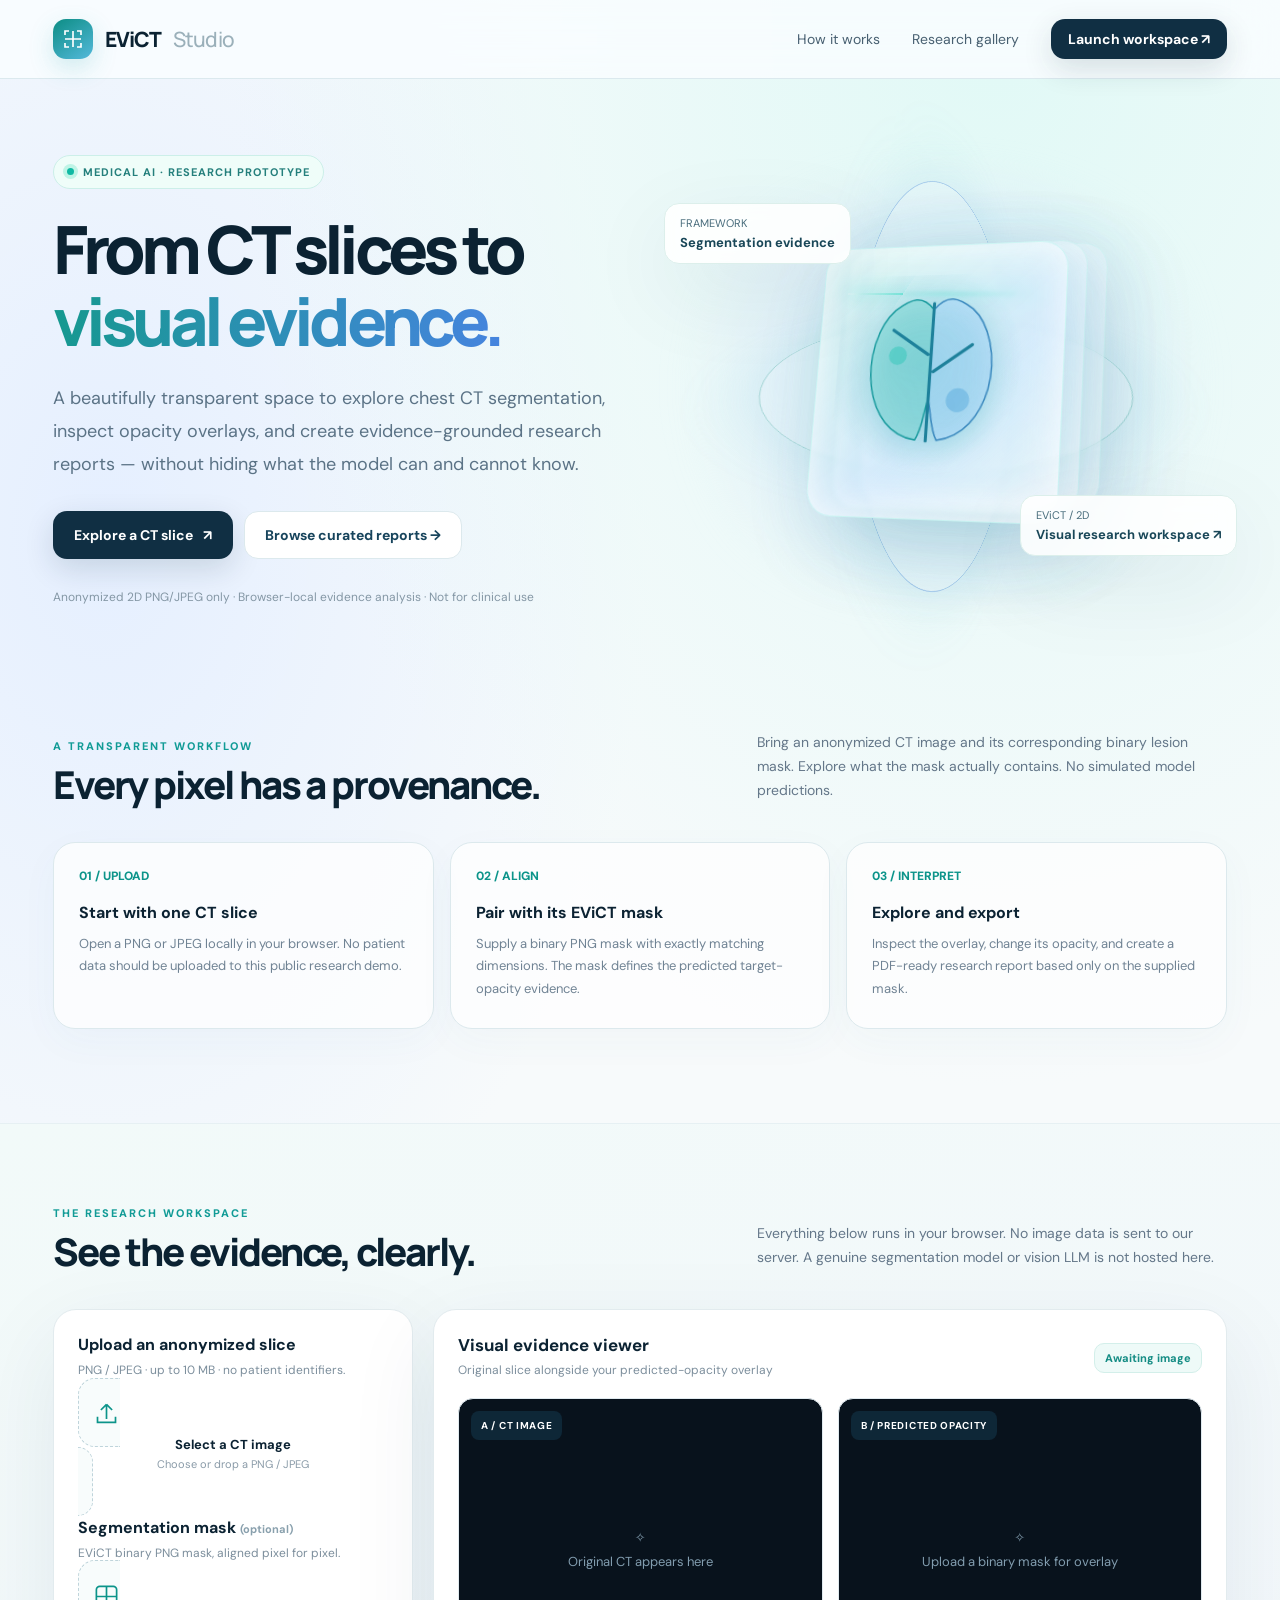
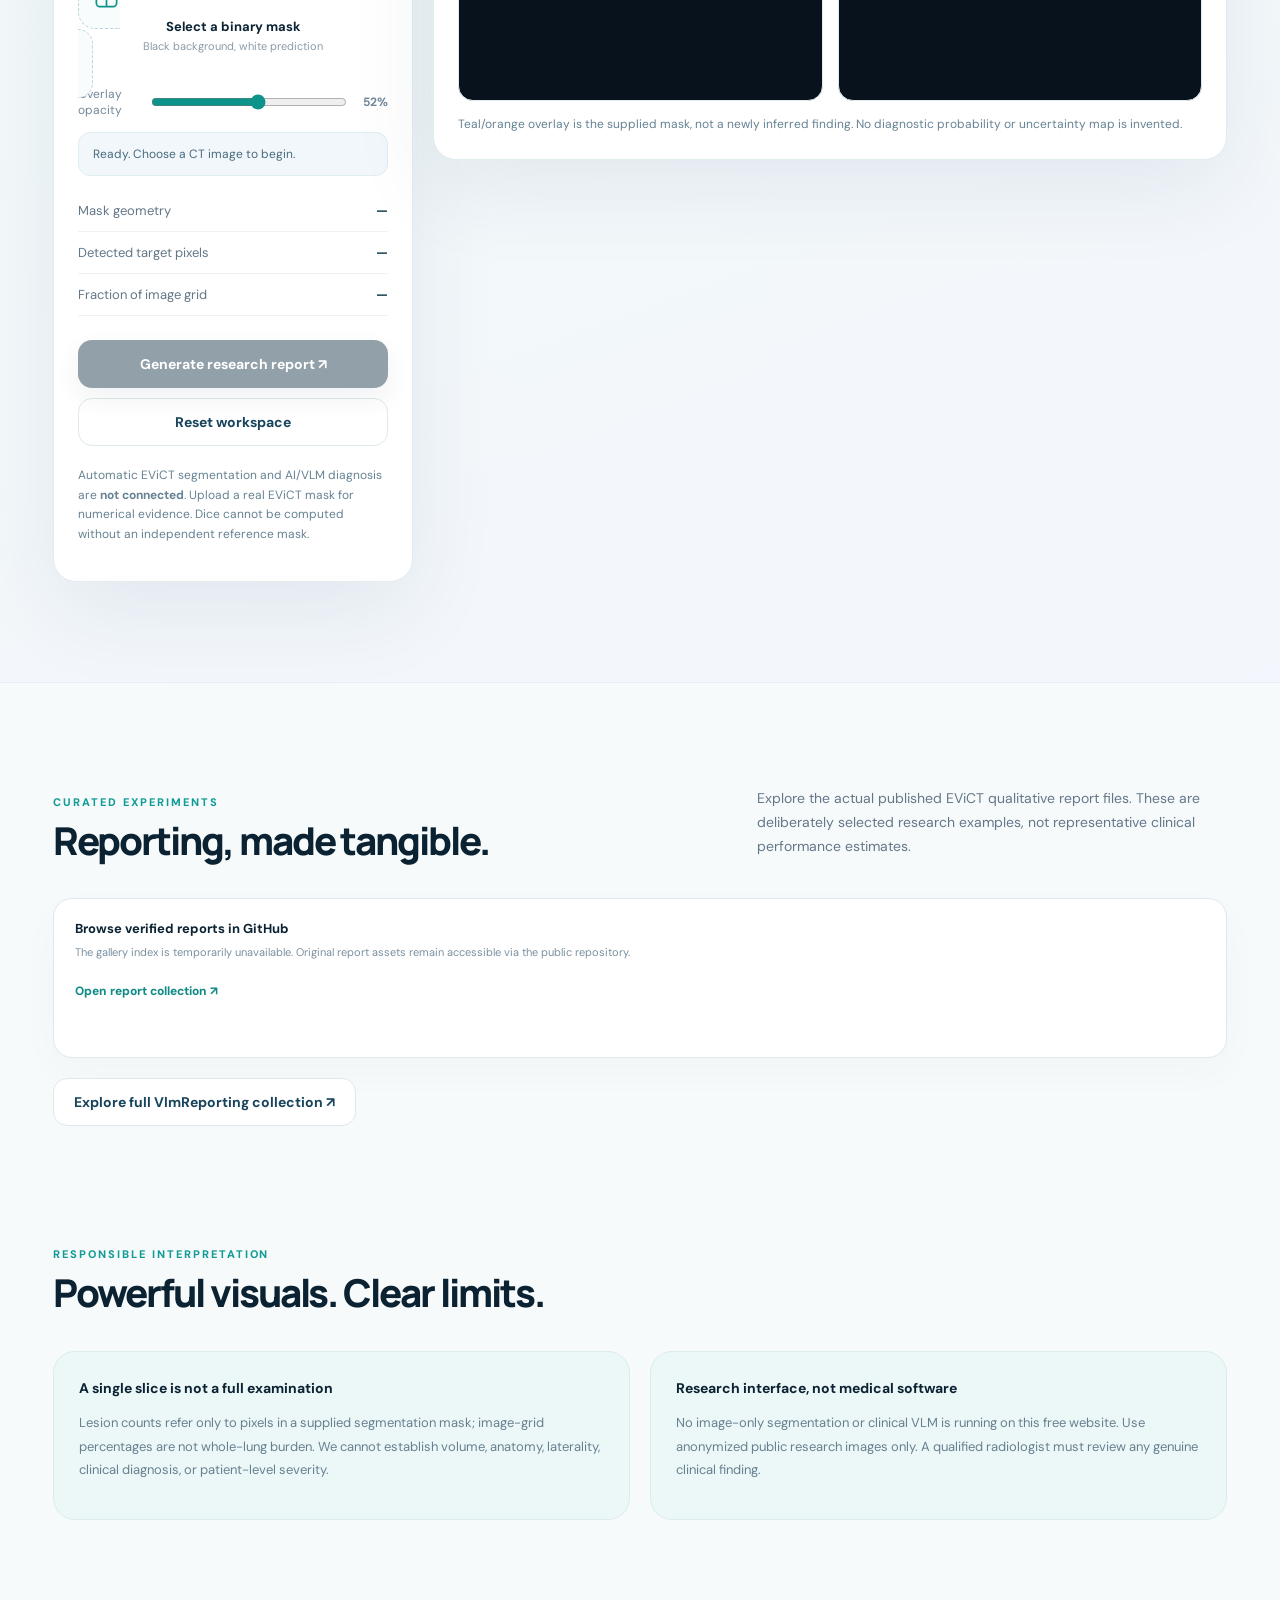
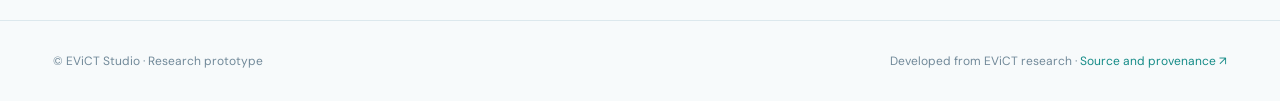
<file: evict-studio/index.html>
<!doctype html>
<html lang="en"><head>
<meta charset="utf-8"><meta name="viewport" content="width=device-width,initial-scale=1">
<meta name="theme-color" content="#f7fafb">
<meta name="description" content="EViCT Studio — interactive research-only CT slice and segmentation evidence explorer.">
<title>EViCT Studio — Visual Evidence, Clearly Explained</title>
<link rel="preconnect" href="https://fonts.googleapis.com"><link rel="preconnect" href="https://fonts.gstatic.com" crossorigin>
<link href="https://fonts.googleapis.com/css2?family=DM+Sans:wght@400;500;600;700&family=Manrope:wght@400;500;600;700;800&display=swap" rel="stylesheet">
<style>
:root{--ink:#0b2232;--muted:#647789;--line:#dce9ed;--teal:#0c948a;--blue:#3567e8;--bg:#f7fafb;--white:#fff;--shadow:0 28px 90px rgba(25,54,84,.08);color-scheme:light}
*{box-sizing:border-box}html{scroll-behavior:smooth}body{margin:0;font-family:'DM Sans',system-ui,sans-serif;color:var(--ink);background:radial-gradient(ellipse 60% 32% at 78% 1%,#e1f9f6 0,transparent 100%),radial-gradient(ellipse 43% 25% at 8% 16%,#e5efff 0,transparent 100%),var(--bg)}button,input{font:inherit}button{cursor:pointer}a{color:inherit;text-decoration:none}a:focus-visible,button:focus-visible,input:focus-visible{outline:3px solid #60dbcb;outline-offset:3px}::selection{background:#adeae3}nav{position:sticky;top:0;z-index:50;background:rgba(250,253,255,.84);backdrop-filter:blur(20px);border-bottom:1px solid rgba(203,223,229,.64)}.nav-inner{max-width:1230px;margin:auto;display:flex;align-items:center;justify-content:space-between;height:78px;padding:0 28px}.brand{display:flex;gap:12px;align-items:center;font-weight:800;font-family:Manrope,sans-serif;letter-spacing:-.045em;font-size:21px}.logo{display:grid;place-items:center;background:linear-gradient(145deg,#0c8d84,#54b9db);width:40px;height:40px;border-radius:13px;color:white;box-shadow:0 9px 24px #2ea7ad35}.logo svg{width:24px}.navlinks{display:flex;align-items:center;gap:32px;color:#486071;font-size:14px}.navlinks a:hover{color:var(--teal)}.btn{display:inline-flex;align-items:center;justify-content:center;gap:10px;min-height:48px;border-radius:14px;border:1px solid transparent;padding:0 20px;font-weight:700;font-size:14px;transition:transform .2s,box-shadow .2s,background .2s}.btn:hover{transform:translateY(-2px)}.btn-primary{background:#102f43;color:white;box-shadow:0 10px 30px #072d3b24}.btn-primary:hover{box-shadow:0 16px 36px #072d3b35}.btn-alt{background:white;color:#17445c;border-color:var(--line)}.btn:disabled{opacity:.45;cursor:not-allowed;transform:none}.pill{display:inline-flex;align-items:center;gap:9px;border:1px solid #ccefe9;color:#247f7c;background:#effdf9;border-radius:100px;font-size:11px;font-weight:700;padding:9px 13px;letter-spacing:.09em;text-transform:uppercase}.dot{height:7px;width:7px;border-radius:50%;background:#10b9a3;box-shadow:0 0 0 4px #bff4e6}.section{max-width:1230px;padding:0 28px;margin:0 auto}.hero{display:grid;grid-template-columns:1.03fr 1fr;gap:32px;min-height:620px;align-items:center;padding-top:62px;padding-bottom:86px}.hero h1{font-family:Manrope,sans-serif;font-size:clamp(49px,5.2vw,78px);font-weight:800;line-height:1.09;letter-spacing:-.073em;margin:24px 0 24px}.gradient{color:#1c9c9a;background:linear-gradient(100deg,#15998e,#4684df);background-clip:text;-webkit-text-fill-color:transparent}.lead{font-size:18px;line-height:1.85;color:#5b7386;max-width:580px}.actions{display:flex;flex-wrap:wrap;gap:11px;margin:30px 0}.tiny{font-size:12px;color:#8497a5}.art{height:490px;position:relative;perspective:1100px;display:grid;place-items:center;isolation:isolate}.art::before{content:"";position:absolute;inset:8% 0;border-radius:50%;background:radial-gradient(circle,#9de8df7b 0,#daeaf8a3 45%,transparent 73%);filter:blur(20px);z-index:-2}.orbit{height:370px;width:370px;border:1px solid #95cecdd6;border-radius:50%;position:absolute;transform:rotateX(66deg) rotateZ(15deg);box-shadow:0 0 80px #6cc7da2b;animation:spin 20s linear infinite}.orbit.b{height:405px;width:405px;transform:rotateY(68deg) rotateZ(20deg);border-color:#89b6e5a1;animation:spinb 25s linear infinite}.orb-center{width:305px;height:310px;position:relative;transform-style:preserve-3d;animation:float 7s ease-in-out infinite}.glass-slab{position:absolute;inset:18px 26px;border-radius:27px;border:1px solid #c5f6f2a6;background:linear-gradient(138deg,#d9f8f080,#d4e9fe75 58%,#ffffff3b);backdrop-filter:blur(2px);box-shadow:10px 20px 80px #2e86a029, inset 0 0 35px #ffffffac;transform:rotateY(-18deg) rotateX(12deg) translateZ(32px)}.glass-slab.back{transform:rotateY(-18deg) rotateX(12deg) translateZ(-40px) translate(25px,-22px);opacity:.6}.glass-slab.mid{transform:rotateY(-18deg) rotateX(12deg) translateZ(-2px) translate(12px,-12px);opacity:.7}.scan-illustration{position:absolute;inset:55px 56px;transform:rotateY(-18deg) rotateX(12deg) translateZ(50px);border-radius:25px;background:radial-gradient(ellipse at 45% 45%,#47a8c252,#ffffff00 67%);display:grid;place-items:center}.scan-illustration svg{width:100%;filter:drop-shadow(0 8px 14px #34aeb771)}.scanline{height:2px;position:absolute;left:18%;right:18%;background:linear-gradient(90deg,transparent,#38e3c7,transparent);top:20%;box-shadow:0 0 17px #1ddacb;animation:scan 5s ease-in-out infinite}.float-label{position:absolute;background:#ffffffdf;border:1px solid #dcefeb;border-radius:15px;box-shadow:var(--shadow);padding:12px 15px;font-size:11px;color:#486c7b;backdrop-filter:blur(10px);animation:float 7s ease-in-out infinite}.float-label strong{display:block;color:#194758;margin-top:4px;font-size:13px}.label-a{top:62px;left:0}.label-b{bottom:75px;right:-10px;animation-delay:2s}.eyebrow{color:#119b96;font-size:11px;font-weight:800;text-transform:uppercase;letter-spacing:.18em}.section-head{display:flex;align-items:end;justify-content:space-between;gap:30px;margin-bottom:26px}.section-head h2{font:800 clamp(30px,3vw,44px)/1.14 Manrope,sans-serif;letter-spacing:-.053em;margin:10px 0}.section-head p{max-width:470px;line-height:1.7;color:var(--muted);font-size:14px}.steps{display:grid;grid-template-columns:repeat(3,1fr);gap:16px;margin-bottom:94px}.step{border:1px solid var(--line);background:#ffffffbc;border-radius:22px;padding:25px 25px 28px;box-shadow:0 12px 40px #40698b09}.step .num{color:var(--teal);font-size:12px;font-weight:800}.step h3{font-size:16px;margin:18px 0 10px}.step p{font-size:13px;color:#708394;line-height:1.7;margin:0}.workspace-wrap{background:linear-gradient(160deg,#f2faf9,#f3f6fc);border-top:1px solid #e6f0f3;border-bottom:1px solid #e6f0f3;padding:82px 0 100px}.workspace-grid{display:grid;grid-template-columns:360px 1fr;gap:20px;align-items:start}.panel{background:white;border:1px solid #e2ebee;border-radius:23px;padding:24px;box-shadow:var(--shadow)}.panel h3{font-size:16px;margin:0 0 6px}.panel-desc{color:#7c8e9c;font-size:12px;line-height:1.6;margin:0 0 20px}.upload{border:1.5px dashed #bfd4db;border-radius:17px;background:#f8fcfc;padding:23px 14px;text-align:center;transition:all .2s;position:relative;margin-bottom:15px;cursor:pointer}.upload:hover,.upload.drag{background:#f0fafa;border-color:#45a8a9}.upload svg{width:27px;height:27px;color:var(--teal)}.upload b{display:block;font-size:13px;margin:8px 0 4px}.upload span{display:block;color:#8a9ba8;font-size:11px}.upload input{position:absolute;inset:0;width:100%;height:100%;opacity:0;cursor:pointer}.subtle{font-size:12px;color:#668293;line-height:1.65}.status{padding:12px 14px;margin:14px 0;border-radius:12px;background:#f1f7fb;border:1px solid #deedf1;color:#496b7e;font-size:12px;line-height:1.5;min-height:42px}.status.error{background:#fff4f3;border-color:#ffcfc7;color:#a64739}.status.ok{background:#effaf4;border-color:#d4eddd;color:#267e58}.statline{display:flex;justify-content:space-between;padding:12px 0;border-bottom:1px solid #edf2f4;font-size:13px;color:#637787}.statline strong{color:#12394b}.viewer{display:grid;gap:18px}.viewer-head{display:flex;justify-content:space-between;align-items:center;gap:20px;flex-wrap:wrap}.viewer-head h3{margin:0;font-size:17px}.tag{display:inline-flex;background:#eefaf8;color:#168d85;border:1px solid #d3efea;border-radius:10px;padding:7px 10px;font-size:11px;font-weight:800}.viewgrid{display:grid;grid-template-columns:1fr 1fr;gap:15px}.imagecard{border:1px solid #e0eaef;border-radius:15px;overflow:hidden;background:#08121c;position:relative;aspect-ratio:1.2/1;display:flex;align-items:center;justify-content:center}.imagecard canvas{max-width:100%;max-height:100%;object-fit:contain}.imagecard .placeholder{display:grid;place-items:center;text-align:center;color:#829daf;font-size:13px;padding:20px;line-height:1.8}.image-label{position:absolute;left:12px;top:12px;color:white;font-size:10px;font-weight:700;letter-spacing:.07em;text-transform:uppercase;background:#112f42bd;padding:8px 10px;border-radius:8px}.sliderrow{display:flex;align-items:center;gap:14px;font-size:12px;color:#728798;margin:12px 0 2px}.sliderrow input{width:100%;accent-color:var(--teal)}.report{margin-top:20px}.report-head{display:flex;justify-content:space-between;gap:14px;align-items:center;flex-wrap:wrap}.report-body{border-radius:18px;background:#fff;border:1px solid #deeaed;padding:25px;margin-top:18px}.report-body h4{font-size:11px;color:#188d88;text-transform:uppercase;letter-spacing:.13em;margin:21px 0 7px}.report-body h4:first-child{margin-top:0}.report-body p{font-size:13px;line-height:1.85;color:#4a6475;margin:0}.report-flag{display:inline-block;padding:8px 11px;border-radius:9px;background:#fff7e8;color:#986631;font-size:11px;font-weight:800}.report-actions{display:flex;flex-wrap:wrap;gap:9px;margin-top:18px}.gallery{padding-top:90px;padding-bottom:75px}.gallery-cards{display:grid;grid-template-columns:repeat(3,1fr);gap:16px}.gallery-card{border:1px solid #dde9ee;background:#fff;border-radius:19px;padding:21px;box-shadow:0 14px 38px #12375907;min-height:160px}.gallery-card b{font-size:13px;display:block;word-break:break-word}.gallery-card small{font-size:11px;color:#7990a0;display:block;margin:8px 0 20px}.gallery-card a{color:#118b88;font-weight:800;font-size:12px}.limitations{padding-top:30px;padding-bottom:100px}.limits-grid{display:grid;grid-template-columns:1fr 1fr;gap:20px}.limit{padding:25px;background:#ecf7f7;border:1px solid #dceceb;border-radius:22px}.limit b{font-size:14px}.limit p{color:#678090;font-size:13px;line-height:1.8}footer{border-top:1px solid #dce8ed;padding:32px 0;color:#718999;font-size:12px}.foot-inner{display:flex;justify-content:space-between;gap:15px;flex-wrap:wrap}.hidden{display:none!important}svg{vertical-align:middle}@keyframes spin{50%{transform:rotateX(66deg) rotateZ(195deg)}}@keyframes spinb{50%{transform:rotateY(68deg) rotateZ(200deg)}}@keyframes float{50%{transform:translateY(-12px)}}@keyframes scan{0%,100%{top:20%}50%{top:82%}}@media(max-width:980px){.hero{grid-template-columns:1fr;min-height:auto}.art{height:430px}.workspace-grid{grid-template-columns:1fr}.gallery-cards{grid-template-columns:1fr 1fr}}@media(max-width:650px){.navlinks{gap:12px}.navlinks a:not(.btn){display:none}.nav-inner{padding:0 18px;height:68px}.section{padding-left:18px;padding-right:18px}.hero{padding-top:38px;padding-bottom:45px}.hero h1{font-size:48px}.lead{font-size:15px}.art{height:330px;transform:scale(.78);margin:-35px 0}.steps,.gallery-cards,.limits-grid{grid-template-columns:1fr}.viewgrid{grid-template-columns:1fr}.workspace-wrap{padding:65px 0}.panel{padding:17px}.section-head{display:block}}@media(prefers-reduced-motion:reduce){*,*::before,*::after{scroll-behavior:auto!important;animation:none!important;transition:none!important}}
@media print{nav,.hero,.steps,.section-head,.controls,.gallery,.limitations,footer,.workspace-wrap>.section>.workspace-grid>.panel:first-child,#status,#actionbar{display:none!important}body{background:white!important}.workspace-wrap{padding:0;border:0;background:white}.workspace-grid{display:block}.panel{box-shadow:none;border:0;padding:0}.viewgrid{grid-template-columns:1fr 1fr}.imagecard{break-inside:avoid;max-height:250px}.report-body{border:0;padding:0}.report h3{font-size:23px}.report-flag{border:1px solid #aaa}#workspace{display:block!important} @page{size:A4;margin:14mm}}
</style></head>
<body>
<nav><div class="nav-inner"><a class="brand" href="#home"><span class="logo"><svg viewBox="0 0 24 24" fill="none" stroke="currentColor" stroke-width="1.65"><path d="M4 8V4h4m8 0h4v4M4 16v4h4m8 0h4v-4M4 12h16M12 4v16"/></svg></span>EViCT<span style="font-weight:500;color:#9bb0ba">Studio</span></a><div class="navlinks"><a href="#method">How it works</a><a href="#gallery">Research gallery</a><a class="btn btn-primary" style="min-height:40px;padding:0 16px" href="#workspace">Launch workspace ↗</a></div></div></nav>
<main id="home"><div class="section hero"><div><span class="pill"><i class="dot"></i> Medical AI · Research Prototype</span><h1>From CT slices to <span class="gradient">visual evidence.</span></h1><p class="lead">A beautifully transparent space to explore chest CT segmentation, inspect opacity overlays, and create evidence-grounded research reports — without hiding what the model can and cannot know.</p><div class="actions"><a href="#workspace" class="btn btn-primary">Explore a CT slice <span>↗</span></a><a href="#gallery" class="btn btn-alt">Browse curated reports →</a></div><p class="tiny">Anonymized 2D PNG/JPEG only · Browser-local evidence analysis · Not for clinical use</p></div><div class="art" aria-label="Artistic abstract 3D medical scanner illustration"><div class="orbit"></div><div class="orbit b"></div><div class="orb-center"><div class="glass-slab back"></div><div class="glass-slab mid"></div><div class="glass-slab"></div><div class="scan-illustration"><svg viewBox="0 0 250 250" fill="none"><path d="M125 40c-17-20-31-15-51 0-22 19-34 62-25 102 8 33 28 59 62 64 8-12 9-32 13-48V66z" fill="#78d5d1" fill-opacity=".54" stroke="#199a9d" stroke-width="2"/><path d="M125 40c17-20 31-15 51 0 22 19 34 62 25 102-8 33-28 59-62 64-8-12-9-32-13-48V66z" fill="#abd8f9" fill-opacity=".55" stroke="#3b89be" stroke-width="2"/><path d="M125 32v175M121 98l-48-32M129 120l49-34" stroke="#1e819b" stroke-width="4" stroke-linecap="round"/><circle cx="81" cy="99" r="12" fill="#40c8be" fill-opacity=".6"/><circle cx="163" cy="156" r="15" fill="#67b3e0" fill-opacity=".6"/></svg></div><div class="scanline"></div></div><div class="float-label label-a">FRAMEWORK<strong>Segmentation evidence</strong></div><div class="float-label label-b">EViCT / 2D<strong>Visual research workspace ↗</strong></div></div></div>
<section class="section" id="method"><div class="section-head"><div><div class="eyebrow">A transparent workflow</div><h2>Every pixel has a provenance.</h2></div><p>Bring an anonymized CT image and its corresponding binary lesion mask. Explore what the mask actually contains. No simulated model predictions.</p></div><div class="steps"><article class="step"><div class="num">01 / UPLOAD</div><h3>Start with one CT slice</h3><p>Open a PNG or JPEG locally in your browser. No patient data should be uploaded to this public research demo.</p></article><article class="step"><div class="num">02 / ALIGN</div><h3>Pair with its EViCT mask</h3><p>Supply a binary PNG mask with exactly matching dimensions. The mask defines the predicted target-opacity evidence.</p></article><article class="step"><div class="num">03 / INTERPRET</div><h3>Explore and export</h3><p>Inspect the overlay, change its opacity, and create a PDF-ready research report based only on the supplied mask.</p></article></div></section>
<section class="workspace-wrap" id="workspace"><div class="section"><div class="section-head"><div><div class="eyebrow">The research workspace</div><h2>See the evidence, clearly.</h2></div><p>Everything below runs in your browser. No image data is sent to our server. A genuine segmentation model or vision LLM is not hosted here.</p></div><div class="workspace-grid"><div class="panel controls"><h3>Upload an anonymized slice</h3><p class="panel-desc">PNG / JPEG · up to 10 MB · no patient identifiers.</p><label class="upload" id="ctDrop"><svg viewBox="0 0 24 24" fill="none" stroke="currentColor" stroke-width="1.5"><path d="M12 16V3m0 0L7 8m5-5 5 5M4 14v5h16v-5"/></svg><b id="ctName">Select a CT image</b><span>Choose or drop a PNG / JPEG</span><input id="ctInput" type="file" accept="image/png,image/jpeg" aria-label="Upload CT slice"></label><h3 style="margin-top:25px">Segmentation mask <span style="font-size:11px;color:#89a0ad">(optional)</span></h3><p class="panel-desc">EViCT binary PNG mask, aligned pixel for pixel.</p><label class="upload" id="maskDrop"><svg viewBox="0 0 24 24" fill="none" stroke="currentColor" stroke-width="1.5"><rect x="3" y="3" width="18" height="18" rx="3"/><path d="M3 12h18M12 3v18"/></svg><b id="maskName">Select a binary mask</b><span>Black background, white prediction</span><input id="maskInput" type="file" accept="image/png" aria-label="Upload binary mask"></label><label class="sliderrow">Overlay opacity <input id="opacity" type="range" min="0" max="95" value="52"><strong id="opacityValue">52%</strong></label><div class="status" id="status" role="status">Ready. Choose a CT image to begin.</div><div class="statline"><span>Mask geometry</span><strong id="geometry">—</strong></div><div class="statline"><span>Detected target pixels</span><strong id="pixels">—</strong></div><div class="statline"><span>Fraction of image grid</span><strong id="fraction">—</strong></div><div style="display:grid;gap:10px;margin-top:24px"><button class="btn btn-primary" id="generate" disabled>Generate research report ↗</button><button class="btn btn-alt" id="reset">Reset workspace</button></div><p class="subtle" style="margin-top:20px">Automatic EViCT segmentation and AI/VLM diagnosis are <b>not connected</b>. Upload a real EViCT mask for numerical evidence. Dice cannot be computed without an independent reference mask.</p></div><div class="viewer"><div class="panel"><div class="viewer-head"><div><h3>Visual evidence viewer</h3><p class="panel-desc" style="margin:5px 0 0">Original slice alongside your predicted-opacity overlay</p></div><span class="tag" id="viewerTag">Awaiting image</span></div><div class="viewgrid" style="margin-top:17px"><div class="imagecard"><span class="image-label">A / CT image</span><canvas id="original" class="hidden"></canvas><div class="placeholder" id="emptyOriginal">✧<br>Original CT appears here</div></div><div class="imagecard"><span class="image-label">B / Predicted opacity</span><canvas id="overlayCanvas" class="hidden"></canvas><div class="placeholder" id="emptyOverlay">✧<br>Upload a binary mask for overlay</div></div></div><p class="subtle" style="margin:14px 0 0">Teal/orange overlay is the supplied mask, not a newly inferred finding. No diagnostic probability or uncertainty map is invented.</p></div><div class="panel report hidden" id="report"><div class="report-head"><div><div class="eyebrow">Research report</div><h3 style="margin:5px 0">EViCT visual findings</h3></div><span class="report-flag">NOT FOR CLINICAL USE</span></div><div class="report-body" id="reportContent"></div><div class="report-actions" id="actionbar"><button id="print" class="btn btn-primary">Print / Save PDF ↗</button><button id="json" class="btn btn-alt">Download JSON</button><button id="copy" class="btn btn-alt">Copy report</button></div></div></div></div></div></section>
<section id="gallery" class="section gallery"><div class="section-head"><div><div class="eyebrow">Curated experiments</div><h2>Reporting, made tangible.</h2></div><p>Explore the actual published EViCT qualitative report files. These are deliberately selected research examples, not representative clinical performance estimates.</p></div><div class="gallery-cards" id="galleryCards"><div class="gallery-card"><b>Loading GitHub report collection…</b><small>Checking the public VlmReporting directory</small></div></div><p style="margin-top:20px"><a href="https://github.com/itsCodeBakery/EviCT/tree/main/VlmReporting" target="_blank" rel="noopener" class="btn btn-alt">Explore full VlmReporting collection ↗</a></p></section>
<section class="section limitations"><div class="section-head"><div><div class="eyebrow">Responsible interpretation</div><h2>Powerful visuals. Clear limits.</h2></div></div><div class="limits-grid"><div class="limit"><b>A single slice is not a full examination</b><p>Lesion counts refer only to pixels in a supplied segmentation mask; image-grid percentages are not whole-lung burden. We cannot establish volume, anatomy, laterality, clinical diagnosis, or patient-level severity.</p></div><div class="limit"><b>Research interface, not medical software</b><p>No image-only segmentation or clinical VLM is running on this free website. Use anonymized public research images only. A qualified radiologist must review any genuine clinical finding.</p></div></div></section></main>
<footer><div class="section foot-inner"><span>© EViCT Studio · Research prototype</span><span>Developed from EViCT research · <a href="https://github.com/itsCodeBakery/EViCT" target="_blank" rel="noopener" style="color:#158b87">Source and provenance ↗</a></span></div></footer>
<script>
(function(){
'use strict';
const $=x=>document.getElementById(x);
const state={ct:null,mask:null,ctImg:null,maskImg:null,count:0,fraction:0,report:null};
const MAX=10*1024*1024;
const status=(text,kind)=>{const el=$('status');el.textContent=text;el.className='status '+(kind||'')};
const loadImg=file=>new Promise((resolve,reject)=>{let url=URL.createObjectURL(file);let img=new Image();img.onload=()=>{URL.revokeObjectURL(url);resolve(img)};img.onerror=()=>{URL.revokeObjectURL(url);reject(new Error('Unable to decode selected image'))};img.src=url});
function validate(file,types){if(!file)return; if(file.size>MAX)throw Error('File exceeds the 10 MB research limit');if(!types.includes(file.type))throw Error('Unsupported file type');return true}
function setupDrag(label,input){['dragenter','dragover'].forEach(e=>label.addEventListener(e,v=>{v.preventDefault();label.classList.add('drag')}));['dragleave','drop'].forEach(e=>label.addEventListener(e,v=>{v.preventDefault();label.classList.remove('drag')}));label.addEventListener('drop',ev=>{let f=ev.dataTransfer.files[0];if(f)handleFile(f,input.id==='ctInput'?'ct':'mask')})}
function targetCtx(canvas,img){canvas.width=img.naturalWidth;canvas.height=img.naturalHeight;const c=canvas.getContext('2d',{willReadFrequently:true});c.clearRect(0,0,canvas.width,canvas.height);c.drawImage(img,0,0);return c}
function maskPixels(img){const c=document.createElement('canvas');const cx=targetCtx(c,img);const raw=cx.getImageData(0,0,c.width,c.height).data;const result=new Uint8Array(c.width*c.height);let count=0,gray=0,other=0;
for(let i=0;i<result.length;i++){const k=i*4;const r=raw[k],g=raw[k+1],b=raw[k+2],a=raw[k+3];const max=Math.max(r,g,b),min=Math.min(r,g,b);if(max-min>10)other++;if(max>24&&max<230)gray++;const active=max>127 && a>127;result[i]=active?1:0;if(active)count++;}
if(other>result.length*.005||gray>result.length*.005)throw Error('Mask is not a binary black/white PNG. Upload an EViCT 0/255 mask.');return{data:result,count}}
function render(){if(!state.ctImg)return;let c=targetCtx($('original'),state.ctImg);$('original').classList.remove('hidden');$('emptyOriginal').classList.add('hidden');const over=$('overlayCanvas');let o=targetCtx(over,state.ctImg);over.classList.remove('hidden');$('emptyOverlay').classList.add('hidden');
if(state.mask){let d=o.getImageData(0,0,over.width,over.height);let v=d.data;const alpha=+$('opacity').value/100;for(let i=0;i<state.mask.data.length;i++)if(state.mask.data[i]){let j=i*4;v[j]=Math.round(v[j]*(1-alpha)+244*alpha);v[j+1]=Math.round(v[j+1]*(1-alpha)+157*alpha);v[j+2]=Math.round(v[j+2]*(1-alpha)+52*alpha)}o.putImageData(d,0,0);}
$('viewerTag').textContent=state.mask?'Image + mask loaded':'CT image loaded';}
async function handleFile(file,type){try{validate(file,type==='ct'?['image/png','image/jpeg']:['image/png']);const img=await loadImg(file);if(type==='ct'){state.ct=file;state.ctImg=img;$('ctName').textContent=file.name;if(state.maskImg&&(state.maskImg.naturalWidth!==img.naturalWidth||state.maskImg.naturalHeight!==img.naturalHeight)){state.mask=null;state.maskImg=null;$('maskName').textContent='Select a binary mask';status('CT dimensions changed. Re-upload an aligned mask.','error')}}
else{state.maskImg=img;state.mask=null;if(state.ctImg&&(img.naturalWidth!==state.ctImg.naturalWidth||img.naturalHeight!==state.ctImg.naturalHeight))throw Error('CT and mask image dimensions do not match.');state.mask=maskPixels(img);$('maskName').textContent=file.name;}refresh()}
catch(e){if(type==='mask'){state.mask=null;state.maskImg=null;$('maskName').textContent='Select a binary mask';}status(e.message,'error');refresh(true)}}
function refresh(keepStatus){state.report=null;$('report').classList.add('hidden');$('generate').disabled=!state.ctImg;
if(state.ctImg){$('geometry').textContent=state.ctImg.naturalWidth+' × '+state.ctImg.naturalHeight;if(state.mask){state.count=state.mask.count;state.fraction=100*state.count/state.mask.data.length;$('pixels').textContent=state.count.toLocaleString();$('fraction').textContent=state.fraction.toFixed(2)+'%';if(!keepStatus)status('Aligned binary mask confirmed. Ready to generate evidence-grounded report.','ok');}else{$('pixels').textContent='Requires mask';$('fraction').textContent='Requires mask';if(!keepStatus)status('CT loaded. Add a binary EViCT mask to enable quantitative evidence.','ok');}render();}
else{$('geometry').textContent='—';$('pixels').textContent='—';$('fraction').textContent='—';$('viewerTag').textContent='Awaiting image';$('original').classList.add('hidden');$('overlayCanvas').classList.add('hidden');$('emptyOriginal').classList.remove('hidden');$('emptyOverlay').classList.remove('hidden');if(!keepStatus)status('Ready. Choose a CT image to begin.');}}
function reportFor(){const name=state.ct?.name||'CT image';const has=!!state.mask;const positive=has&&state.count>0;const findings=!has?'No EViCT segmentation mask was supplied. This website has not inferred opacity from the CT image.':positive?'The uploaded EViCT binary mask indicates target-opacity pixels on this selected image. The binary mask does not distinguish ground-glass opacity from consolidation.':'The supplied EViCT mask contains no predicted target-opacity pixels. This does not establish a normal scan or exclude disease.';
const quant=has?'Supplied mask contains '+state.count.toLocaleString()+' target pixels ('+state.fraction.toFixed(2)+'% of the '+state.ctImg.naturalWidth+' × '+state.ctImg.naturalHeight+' image grid). This percentage is not lung involvement.':'No numerical opacity extent is available without a validated, aligned segmentation mask.';
return{report_type:'research_only_not_clinical',file:name,input_mask:has,source:'User-supplied EViCT segmentation mask; no on-site inference',examination:'One anonymized, selected 2D CT image.',technique:'Browser-local display and descriptive evaluation of a user-uploaded image'+(has?' with a matching binary mask.':'.'),findings:findings,quantitative_evidence:quant,impression:has?(positive?'Supplied segmentation contains model-target opacity pixels on the selected image. No etiological diagnosis can be established.':'No target opacity within the supplied mask; complete examination status is unknown.'):'Image-only upload: no model-derived impression can be issued.',vlm_visual_draft:'Unavailable. No verified vision-language inference service is connected to this website.',limitations:'Single selected slice only. No verified physical geometry, lesion volume, whole-lung disease burden, anatomy, laterality, clinical diagnosis, or independent radiologist assessment.',recommendation:'Qualified review of the complete examination is required before any clinical interpretation.'}}
function generate(){const r=state.report=reportFor();const body=$('reportContent');body.textContent='';const pairs=[['Examination',r.examination],['Technique',r.technique],['Findings',r.findings],['Quantitative evidence',r.quantitative_evidence],['Impression',r.impression],['VLM visual draft',r.vlm_visual_draft],['Review & limitations',r.limitations],['Recommendation',r.recommendation]];for(const pair of pairs){const h=document.createElement('h4');h.textContent=pair[0];const p=document.createElement('p');p.textContent=pair[1];body.append(h,p)}$('report').classList.remove('hidden');$('report').scrollIntoView({behavior:'smooth',block:'start'});}
function reportText(){const r=state.report;if(!r)return '';return 'EViCT STUDIO — RESEARCH-ONLY VISUAL CT REPORT\n\n'+Object.entries(r).filter(x=>['examination','technique','findings','quantitative_evidence','impression','vlm_visual_draft','limitations','recommendation'].includes(x[0])).map(x=>x[0].replaceAll('_',' ').toUpperCase()+'\n'+x[1]).join('\n\n')+'\n\nNOT FOR CLINICAL DECISION-MAKING.'}
function download(name,type,text){const a=document.createElement('a');const b=new Blob([text],{type});a.href=URL.createObjectURL(b);a.download=name;document.body.append(a);a.click();setTimeout(()=>{URL.revokeObjectURL(a.href);a.remove()},2000)}
$('ctInput').onchange=e=>handleFile(e.target.files[0],'ct');$('maskInput').onchange=e=>handleFile(e.target.files[0],'mask');setupDrag($('ctDrop'),$('ctInput'));setupDrag($('maskDrop'),$('maskInput'));$('opacity').oninput=e=>{$('opacityValue').textContent=e.target.value+'%';if(state.ctImg)render()};$('reset').onclick=()=>{Object.assign(state,{ct:null,ctImg:null,mask:null,maskImg:null,report:null,count:0,fraction:0});$('ctInput').value='';$('maskInput').value='';$('ctName').textContent='Select a CT image';$('maskName').textContent='Select a binary mask';refresh()};$('generate').onclick=generate;$('print').onclick=()=>window.print();$('json').onclick=()=>state.report&&download('evict-research-report.json','application/json',JSON.stringify(state.report,null,2));$('copy').onclick=async()=>{if(!state.report)return;try{await navigator.clipboard.writeText(reportText());$('copy').textContent='Copied ✓';setTimeout(()=>$('copy').textContent='Copy report',1600)}catch(e){status('Copy failed: browser denied clipboard access.','error')}};
async function gallery(){const box=$('galleryCards');try{const r=await fetch('https://api.github.com/repos/itsCodeBakery/EviCT/contents/VlmReporting/pdf_reports',{headers:{Accept:'application/vnd.github+json'}});if(!r.ok)throw Error('Reports not accessible through GitHub API');const list=(await r.json()).filter(x=>x.name.toLowerCase().endsWith('.pdf'));box.textContent='';if(!list.length)throw Error('No published reports yet');for(const f of list.slice(0,20)){const a=document.createElement('article');a.className='gallery-card';const b=document.createElement('b');b.textContent=f.name.replace('.pdf','').replaceAll('_',' ');const sm=document.createElement('small');sm.textContent='Curated EViCT visual report · PDF';const l=document.createElement('a');l.href=f.html_url;l.target='_blank';l.rel='noopener';l.textContent='View original report ↗';a.append(b,sm,l);box.append(a)}}catch(e){box.textContent='';const a=document.createElement('article');a.className='gallery-card';a.style.gridColumn='1/-1';a.innerHTML='<b>Browse verified reports in GitHub</b><small>The gallery index is temporarily unavailable. Original report assets remain accessible via the public repository.</small><a href="https://github.com/itsCodeBakery/EviCT/tree/main/VlmReporting" target="_blank" rel="noopener">Open report collection ↗</a>';box.append(a)}}gallery();
})();
</script></body></html>
</file>
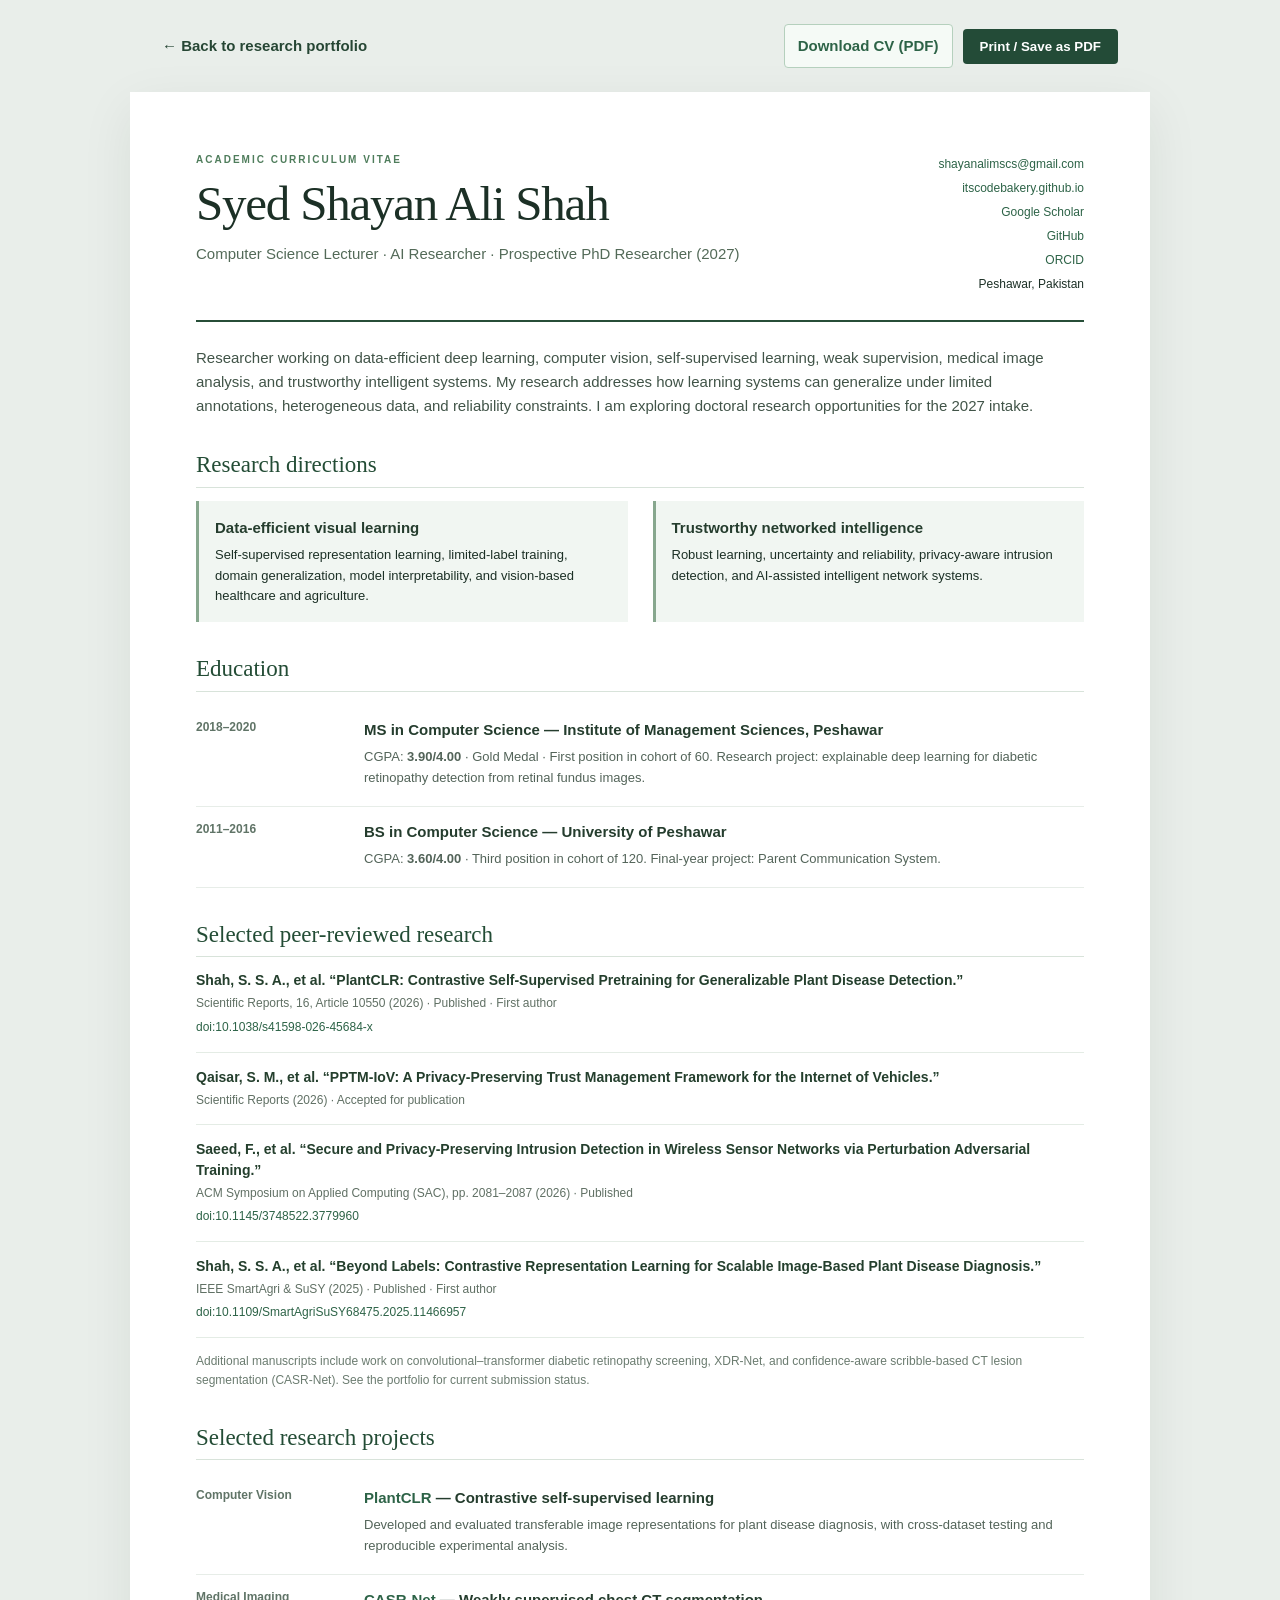
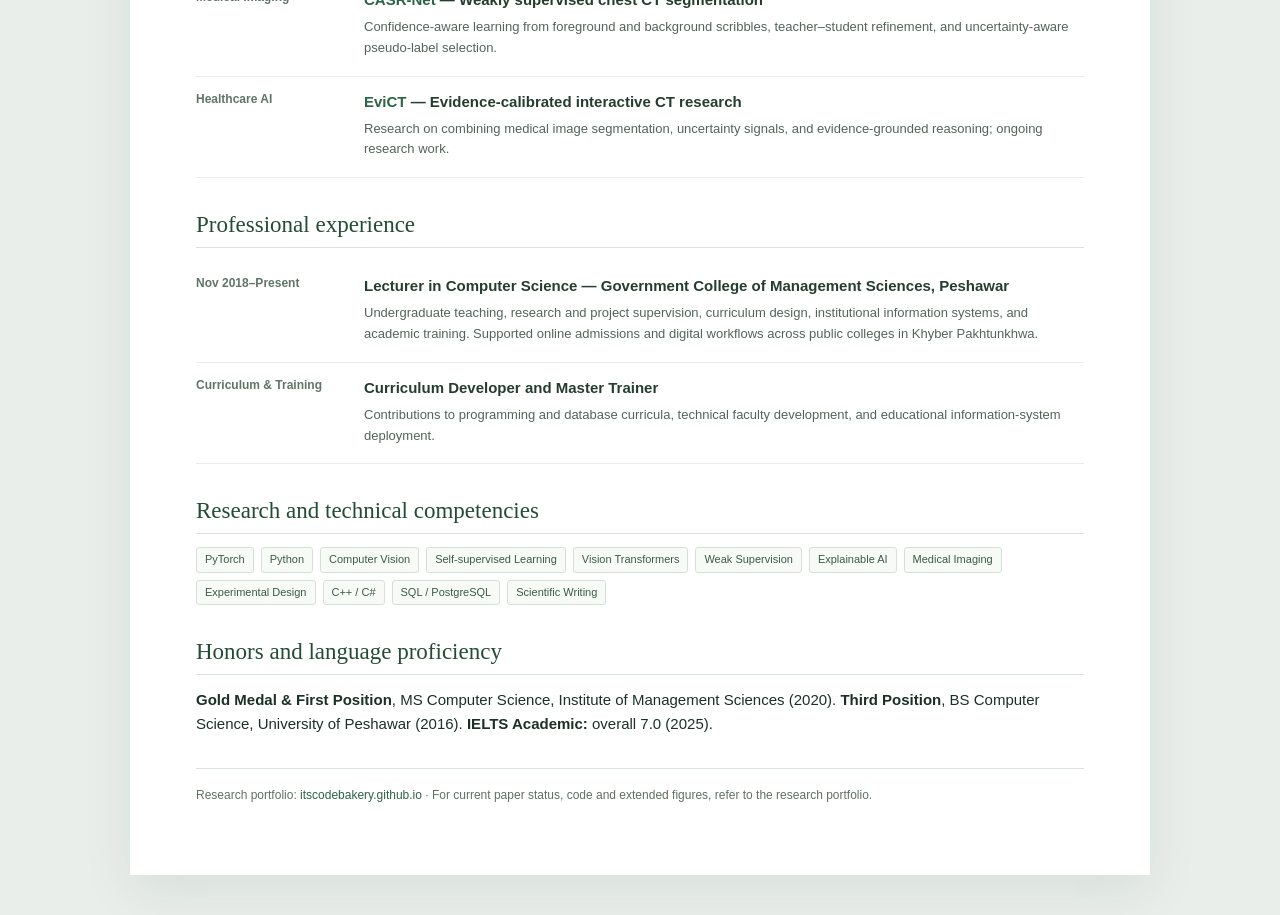
<file: academic-cv.html>
<!doctype html>
<html lang="en">
<head>
<meta charset="utf-8">
<meta name="viewport" content="width=device-width,initial-scale=1">
<meta name="description" content="Academic CV of Syed Shayan Ali Shah — research in data-efficient computer vision, medical imaging, deep learning and reliable intelligent networks.">
<title>Academic CV | Syed Shayan Ali Shah</title>
<link rel="icon" href="assets/images/portrait.png">
<style>
:root{--ink:#1c3026;--muted:#5a695f;--line:#d8e3da;--accent:#2d6347;--paper:#fff;--soft:#f1f6f2}*{box-sizing:border-box}
html{scroll-behavior:smooth}body{margin:0;background:#e9eeea;color:var(--ink);font:15px/1.6 Arial,Helvetica,sans-serif;-webkit-font-smoothing:antialiased}
a{color:var(--accent);text-decoration:none}a:hover{text-decoration:underline}a:focus-visible,button:focus-visible{outline:3px solid #8bbbac;outline-offset:2px}
.utility{max-width:1020px;margin:0 auto;padding:24px 32px;display:flex;justify-content:space-between;align-items:center;gap:15px}
.utility>a{color:#264634;font-weight:700}.utility-actions{display:flex;align-items:center;gap:10px;flex-wrap:wrap}.utility-actions a{border:1px solid #b5d0bd;padding:9px 13px;border-radius:4px;font-weight:700;background:#f5faf6}.utility button{background:#234b37;border:0;border-radius:4px;color:#fff;padding:10px 17px;font-weight:700;cursor:pointer}.utility button:hover{background:#336649}
.sheet{max-width:1020px;margin:0 auto 40px;padding:60px 66px 70px;background:#fff;box-shadow:0 16px 50px #13291a13}
.top{display:flex;align-items:start;justify-content:space-between;gap:25px;border-bottom:2px solid #274e38;padding-bottom:24px}
.eyebrow{font-size:10px;letter-spacing:.2em;text-transform:uppercase;font-weight:700;color:#4f7d5c;margin:0 0 9px}
h1{font:400 clamp(30px,4.8vw,49px)/1.12 Georgia,'Times New Roman',serif;letter-spacing:-.025em;margin:0 0 10px}
.subtitle{margin:0;color:#536a58;font-size:15px}.details{text-align:right;min-width:210px;font-size:12px;line-height:2}
.details a{display:block}
.summary{font-size:15px;color:#415448;margin:24px 0 23px;max-width:850px}
h2{font:400 23px/1.3 Georgia,'Times New Roman',serif;color:#234c35;margin:32px 0 13px;padding-bottom:7px;border-bottom:1px solid var(--line)}
h3{font-size:15px;margin:0 0 5px;color:#253d2e}
p{margin:0 0 9px}
.grid{display:grid;grid-template-columns:1fr 1fr;gap:12px 25px}
.box{padding:15px 16px;background:var(--soft);border-left:3px solid #87a78e}
.box p{font-size:13px;line-height:1.6;margin:0}
.entry{display:grid;grid-template-columns:145px minmax(0,1fr);gap:23px;padding:13px 0;border-bottom:1px solid #e7ede8}
.when{color:#607467;font-size:12px;font-weight:700}
.entry p{font-size:13px;color:#536459;margin:4px 0}
ul{padding-left:19px;margin:7px 0}li{margin:5px 0}
.paper{padding:0 0 14px;margin:0 0 14px;border-bottom:1px solid #e4ece5}
.paper:last-child{border-bottom:0}.paper strong{display:block;font-weight:700;color:#243f2d;font-size:14px;line-height:1.5}
.paper .meta{display:block;font-size:12px;color:#607064;margin-top:3px}
.paper .link{font-size:12px}
.tags{display:flex;flex-wrap:wrap;gap:7px;margin-top:9px}.tag{border:1px solid #d4e1d6;border-radius:3px;padding:3px 8px;font-size:11px;background:#f7faf7;color:#3b5b44}
.note{font-size:12px;color:#6b7c70}
.cv-footer{border-top:1px solid var(--line);padding-top:17px;margin-top:32px;font-size:12px;color:#607064}
@media(max-width:690px){.utility{padding:15px 17px}.sheet{margin:0;padding:27px 19px;box-shadow:none}.top,.entry{display:block}.details{text-align:left;margin-top:18px}.grid{grid-template-columns:1fr}.entry .when{display:block;margin-bottom:5px}}
@page{size:A4;margin:14mm 15mm}
@media print{body{background:#fff;color:#111;font-size:10pt}.utility{display:none}.sheet{max-width:none;box-shadow:none;margin:0;padding:0}.top{break-inside:avoid}h2{break-after:avoid;margin-top:20px;font-size:16pt}.entry,.paper,.box{break-inside:avoid}.entry{grid-template-columns:110px 1fr}.summary{font-size:10pt}.box p,.entry p,.paper strong{font-size:9pt}.details,.paper .meta,.paper .link,.when,.note{font-size:8pt}a{color:#244b39}}
</style>
</head>
<body>
<div class="utility"><a href="index.html">← Back to research portfolio</a><div class="utility-actions"><a href="assets/Syed_Shayan_Ali_Shah_Academic_CV.pdf" download>Download CV (PDF)</a><button type="button" onclick="window.print()" aria-label="Print or save academic CV as PDF">Print / Save as PDF</button></div></div>
<main class="sheet">
  <header class="top">
    <div><p class="eyebrow">Academic curriculum vitae</p><h1>Syed Shayan Ali Shah</h1><p class="subtitle">Computer Science Lecturer · AI Researcher · Prospective PhD Researcher (2027)</p></div>
    <div class="details"><a href="mailto:shayanalimscs@gmail.com">shayanalimscs@gmail.com</a><a href="https://itscodebakery.github.io/">itscodebakery.github.io</a><a href="https://scholar.google.com/citations?user=QaPiey0AAAAJ">Google Scholar</a><a href="https://github.com/itsCodeBakery">GitHub</a><a href="https://orcid.org/0009-0007-5335-5285">ORCID</a><span>Peshawar, Pakistan</span></div>
  </header>
  <p class="summary">Researcher working on data-efficient deep learning, computer vision, self-supervised learning, weak supervision, medical image analysis, and trustworthy intelligent systems. My research addresses how learning systems can generalize under limited annotations, heterogeneous data, and reliability constraints. I am exploring doctoral research opportunities for the 2027 intake.</p>
  <section aria-labelledby="cv-focus"><h2 id="cv-focus">Research directions</h2><div class="grid">
    <div class="box"><h3>Data-efficient visual learning</h3><p>Self-supervised representation learning, limited-label training, domain generalization, model interpretability, and vision-based healthcare and agriculture.</p></div>
    <div class="box"><h3>Trustworthy networked intelligence</h3><p>Robust learning, uncertainty and reliability, privacy-aware intrusion detection, and AI-assisted intelligent network systems.</p></div>
  </div></section>
  <section aria-labelledby="cv-education"><h2 id="cv-education">Education</h2>
    <div class="entry"><span class="when">2018–2020</span><div><h3>MS in Computer Science — Institute of Management Sciences, Peshawar</h3><p>CGPA: <strong>3.90/4.00</strong> · Gold Medal · First position in cohort of 60. Research project: explainable deep learning for diabetic retinopathy detection from retinal fundus images.</p></div></div>
    <div class="entry"><span class="when">2011–2016</span><div><h3>BS in Computer Science — University of Peshawar</h3><p>CGPA: <strong>3.60/4.00</strong> · Third position in cohort of 120. Final-year project: Parent Communication System.</p></div></div>
  </section>
  <section aria-labelledby="cv-pubs"><h2 id="cv-pubs">Selected peer-reviewed research</h2>
    <div class="paper"><strong>Shah, S. S. A., et al. “PlantCLR: Contrastive Self-Supervised Pretraining for Generalizable Plant Disease Detection.”</strong><span class="meta">Scientific Reports, 16, Article 10550 (2026) · Published · First author</span><a class="link" href="https://doi.org/10.1038/s41598-026-45684-x">doi:10.1038/s41598-026-45684-x</a></div>
    <div class="paper"><strong>Qaisar, S. M., et al. “PPTM-IoV: A Privacy-Preserving Trust Management Framework for the Internet of Vehicles.”</strong><span class="meta">Scientific Reports (2026) · Accepted for publication</span></div>
    <div class="paper"><strong>Saeed, F., et al. “Secure and Privacy-Preserving Intrusion Detection in Wireless Sensor Networks via Perturbation Adversarial Training.”</strong><span class="meta">ACM Symposium on Applied Computing (SAC), pp. 2081–2087 (2026) · Published</span><a class="link" href="https://doi.org/10.1145/3748522.3779960">doi:10.1145/3748522.3779960</a></div>
    <div class="paper"><strong>Shah, S. S. A., et al. “Beyond Labels: Contrastive Representation Learning for Scalable Image-Based Plant Disease Diagnosis.”</strong><span class="meta">IEEE SmartAgri &amp; SuSY (2025) · Published · First author</span><a class="link" href="https://doi.org/10.1109/SmartAgriSuSY68475.2025.11466957">doi:10.1109/SmartAgriSuSY68475.2025.11466957</a></div>
    <p class="note">Additional manuscripts include work on convolutional–transformer diabetic retinopathy screening, XDR-Net, and confidence-aware scribble-based CT lesion segmentation (CASR-Net). See the portfolio for current submission status.</p>
  </section>
  <section aria-labelledby="cv-projects"><h2 id="cv-projects">Selected research projects</h2>
    <div class="entry"><span class="when">Computer Vision</span><div><h3><a href="https://itscodebakery.github.io/projects/plantclr.html">PlantCLR</a> — Contrastive self-supervised learning</h3><p>Developed and evaluated transferable image representations for plant disease diagnosis, with cross-dataset testing and reproducible experimental analysis.</p></div></div>
    <div class="entry"><span class="when">Medical Imaging</span><div><h3><a href="https://itscodebakery.github.io/projects/casrnet.html">CASR-Net</a> — Weakly supervised chest CT segmentation</h3><p>Confidence-aware learning from foreground and background scribbles, teacher–student refinement, and uncertainty-aware pseudo-label selection.</p></div></div>
    <div class="entry"><span class="when">Healthcare AI</span><div><h3><a href="https://itscodebakery.github.io/projects/evict.html">EviCT</a> — Evidence-calibrated interactive CT research</h3><p>Research on combining medical image segmentation, uncertainty signals, and evidence-grounded reasoning; ongoing research work.</p></div></div>
  </section>
  <section aria-labelledby="cv-experience"><h2 id="cv-experience">Professional experience</h2>
    <div class="entry"><span class="when">Nov 2018–Present</span><div><h3>Lecturer in Computer Science — Government College of Management Sciences, Peshawar</h3><p>Undergraduate teaching, research and project supervision, curriculum design, institutional information systems, and academic training. Supported online admissions and digital workflows across public colleges in Khyber Pakhtunkhwa.</p></div></div>
    <div class="entry"><span class="when">Curriculum &amp; Training</span><div><h3>Curriculum Developer and Master Trainer</h3><p>Contributions to programming and database curricula, technical faculty development, and educational information-system deployment.</p></div></div>
  </section>
  <section aria-labelledby="cv-skills"><h2 id="cv-skills">Research and technical competencies</h2>
    <div class="tags"><span class="tag">PyTorch</span><span class="tag">Python</span><span class="tag">Computer Vision</span><span class="tag">Self-supervised Learning</span><span class="tag">Vision Transformers</span><span class="tag">Weak Supervision</span><span class="tag">Explainable AI</span><span class="tag">Medical Imaging</span><span class="tag">Experimental Design</span><span class="tag">C++ / C#</span><span class="tag">SQL / PostgreSQL</span><span class="tag">Scientific Writing</span></div>
  </section>
  <section aria-labelledby="cv-honors"><h2 id="cv-honors">Honors and language proficiency</h2><p><strong>Gold Medal &amp; First Position</strong>, MS Computer Science, Institute of Management Sciences (2020). <strong>Third Position</strong>, BS Computer Science, University of Peshawar (2016). <strong>IELTS Academic:</strong> overall 7.0 (2025).</p></section>
  <footer class="cv-footer">Research portfolio: <a href="https://itscodebakery.github.io/">itscodebakery.github.io</a> · For current paper status, code and extended figures, refer to the research portfolio.</footer>
</main>
</body>
</html>
</file>
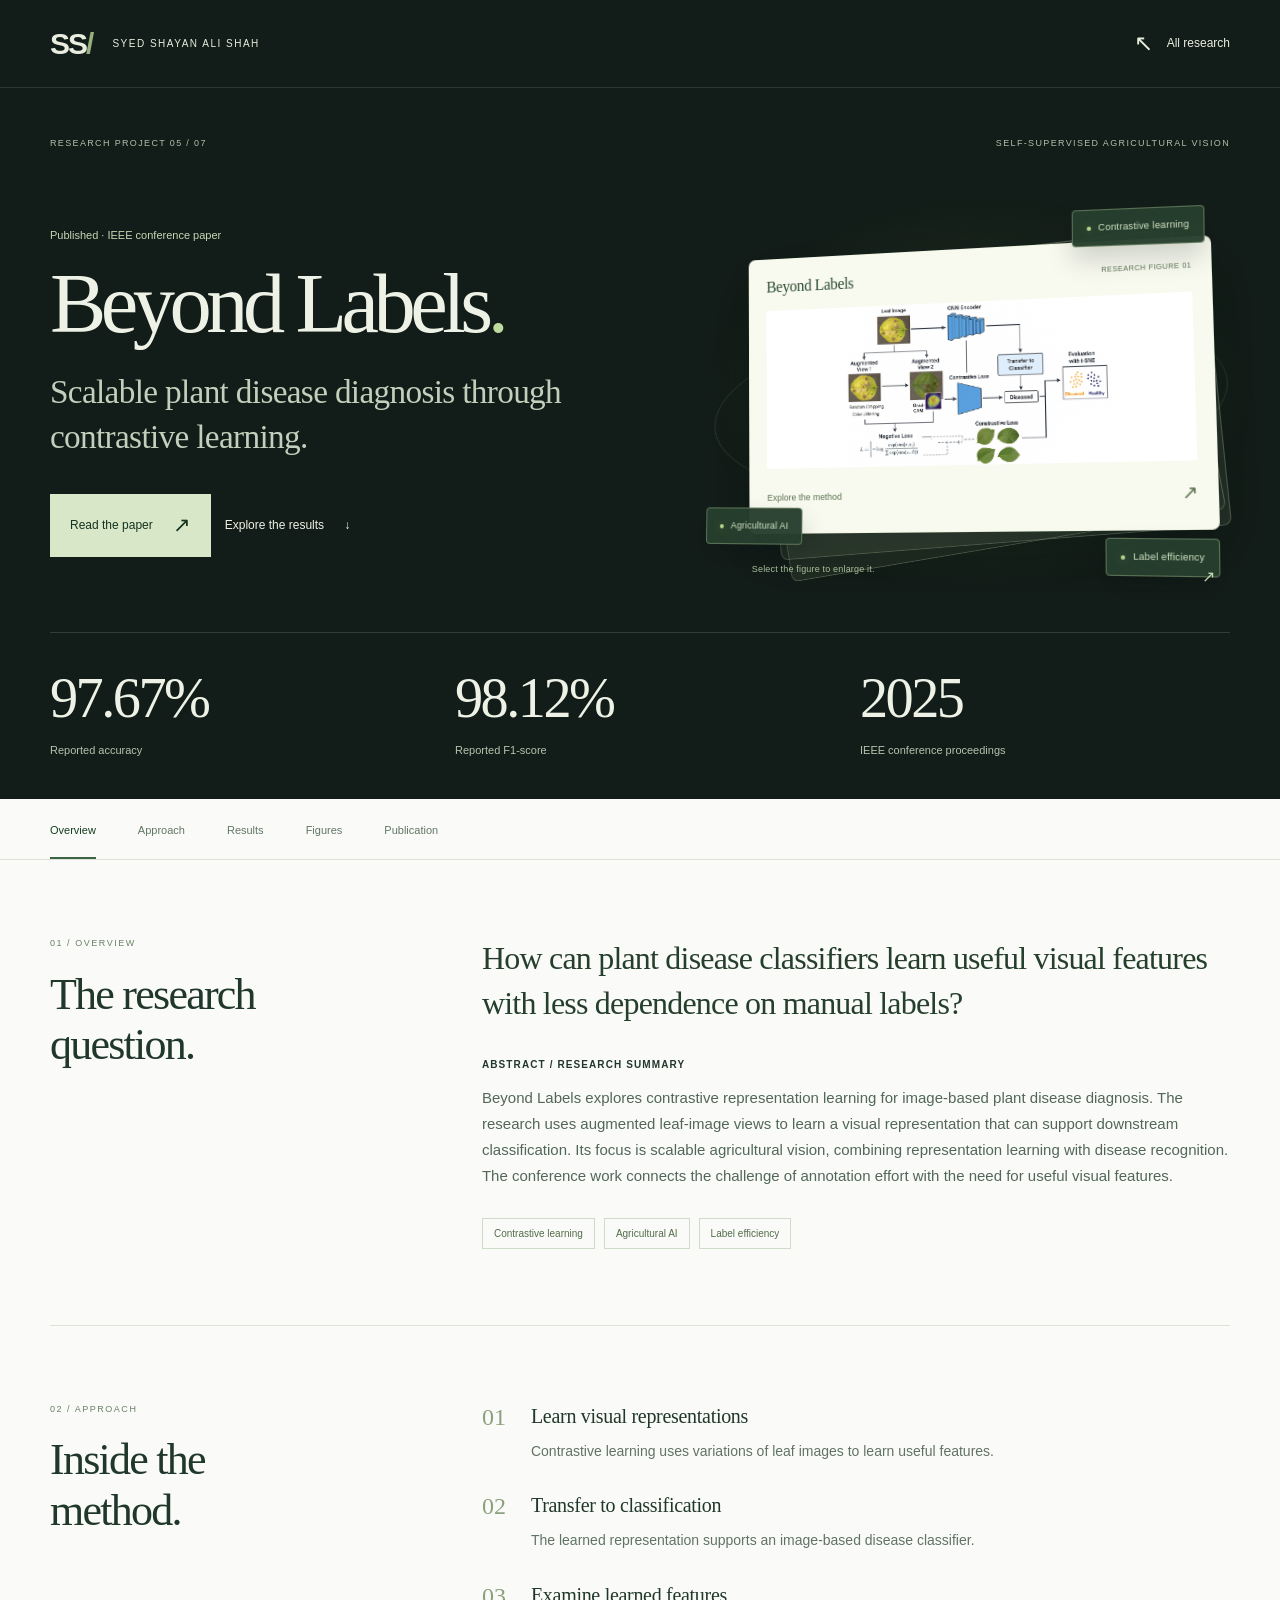
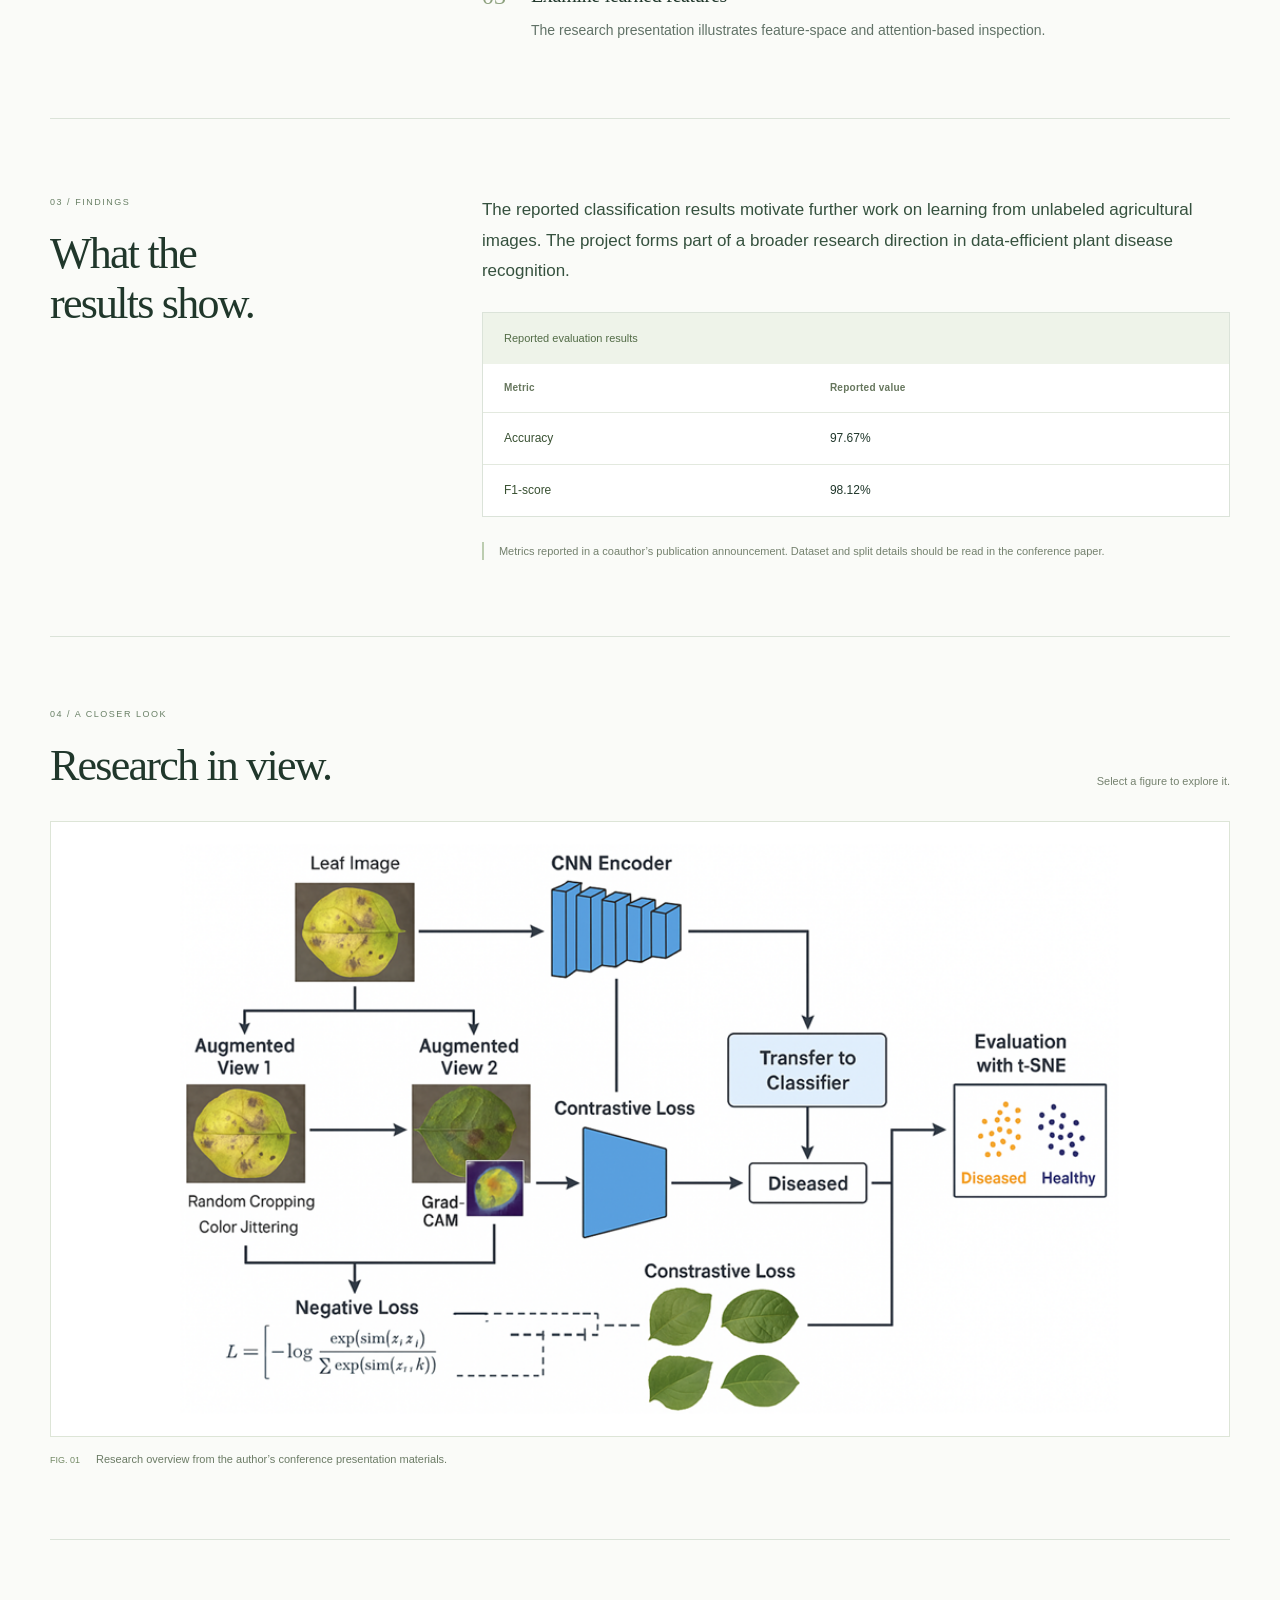
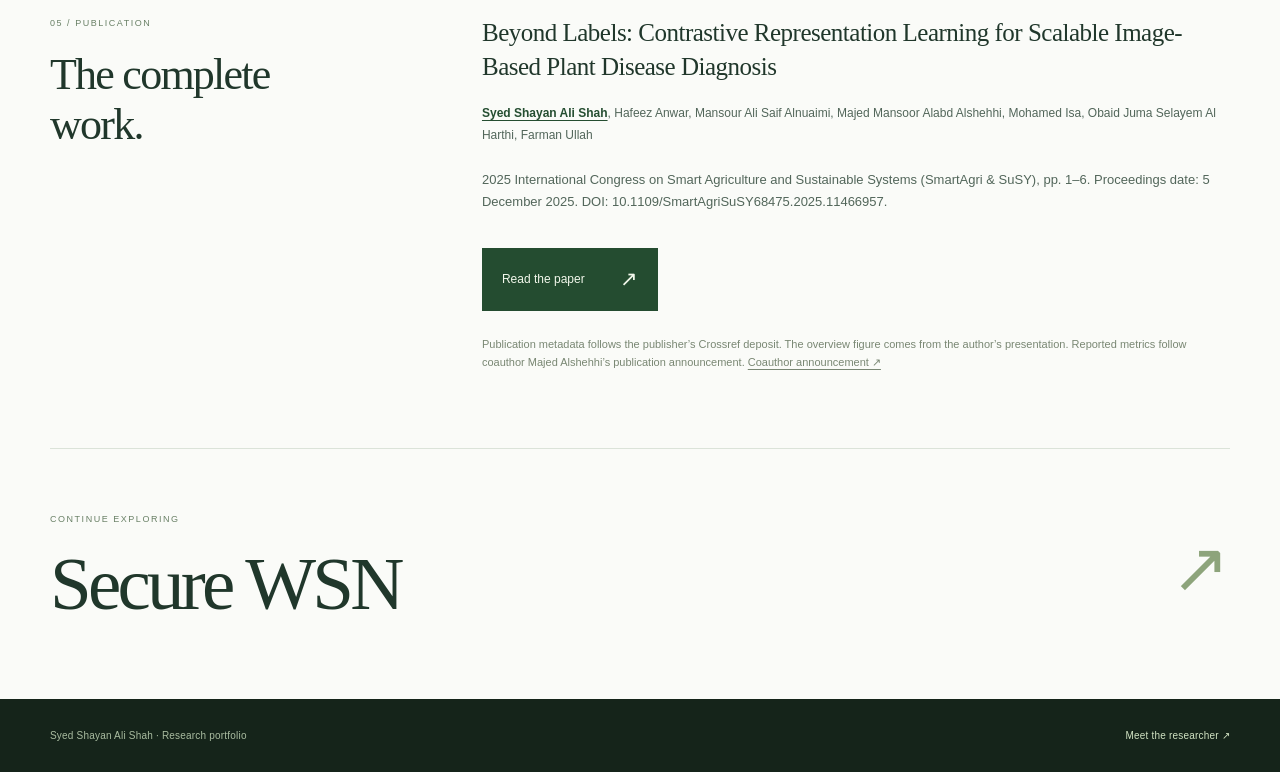
<file: projects/beyond-labels.html>
<!doctype html>
<html lang="en"><head><meta charset="utf-8"><meta name="viewport" content="width=device-width, initial-scale=1"><meta name="description" content="How can plant disease classifiers learn useful visual features with less dependence on manual labels?"><meta name="theme-color" content="#121c18"><title>Beyond Labels | Syed Shayan Ali Shah</title><link rel="icon" href="../assets/images/portrait.png"><link rel="stylesheet" href="../assets/css/project.css"><link rel="stylesheet" href="../assets/css/project-depth.css?v=20261030"><script src="../assets/js/project.js" defer></script><script src="../assets/js/project-depth.js" defer></script></head>
<body><a class="skip-link" href="#overview">Skip to project overview</a><div class="project-progress" aria-hidden="true"></div>
<header class="project-header"><a class="project-brand" href="../index.html">SS<span>/</span><span class="brand-name">SYED SHAYAN ALI SHAH</span></a><a class="back-link" href="../index.html#publications"><span aria-hidden="true">↖</span> All research</a></header>
<main><section class="project-hero"><div class="project-shell"><div class="project-eyebrow"><span>RESEARCH PROJECT 05 / 07</span><span>SELF-SUPERVISED AGRICULTURAL VISION</span></div><div class="project-hero-grid"><div class="project-hero-copy"><p class="project-status">Published · IEEE conference paper</p><h1>Beyond Labels<span class="title-dot">.</span></h1><p class="project-deck">Scalable plant disease diagnosis through contrastive learning.</p><div class="project-actions"><a class="project-button" href="https://ieeexplore.ieee.org/document/11466957/" target="_blank" rel="noopener">Read the paper <span aria-hidden="true">↗</span></a><a class="text-link" href="#results">Explore the results <span aria-hidden="true">↓</span></a></div></div><figure class="research-depth-scene" aria-label="Beyond Labels research figure">
      <div class="research-depth-orbit" aria-hidden="true"></div>
      <div class="research-depth-rig">
        <span class="research-depth-sheet sheet-back" aria-hidden="true"></span><span class="research-depth-sheet sheet-middle" aria-hidden="true"></span>
        <a class="figure-open research-depth-panel" href="../assets/images/projects/beyond-method.png" data-caption="Research overview from the author’s conference presentation materials."><span class="research-depth-panel-head"><span>Beyond Labels</span><span>RESEARCH FIGURE 01</span></span><img src="../assets/images/projects/beyond-method.png" alt="Beyond Labels research overview" loading="eager" decoding="async" width="935" height="541"><span class="research-depth-panel-foot">Explore the method<span aria-hidden="true">↗</span></span></a>
        <span class="research-depth-chip chip-0" aria-hidden="true">Contrastive learning</span><span class="research-depth-chip chip-1" aria-hidden="true">Agricultural AI</span><span class="research-depth-chip chip-2" aria-hidden="true">Label efficiency</span>
      </div>
      <figcaption class="research-depth-caption">Select the figure to enlarge it.<span aria-hidden="true">↗</span></figcaption>
    </figure></div><div class="metrics"><div class="metric"><strong>97.67%</strong><span>Reported accuracy</span></div><div class="metric"><strong>98.12%</strong><span>Reported F1-score</span></div><div class="metric"><strong>2025</strong><span>IEEE conference proceedings</span></div></div></div></section>
<nav class="project-nav" aria-label="Project sections"><div class="project-shell"><a href="#overview">Overview</a><a href="#approach">Approach</a><a href="#results">Results</a><a href="#figures">Figures</a><a href="#publication">Publication</a></div></nav>
<div class="project-shell project-content"><section id="overview" class="project-section"><div class="section-heading"><span class="section-number">01 / OVERVIEW</span><h2>The research<br>question.</h2></div><div class="section-body"><p class="research-question">How can plant disease classifiers learn useful visual features with less dependence on manual labels?</p><h3 class="eyebrow">Abstract / research summary</h3><p>Beyond Labels explores contrastive representation learning for image-based plant disease diagnosis. The research uses augmented leaf-image views to learn a visual representation that can support downstream classification. Its focus is scalable agricultural vision, combining representation learning with disease recognition. The conference work connects the challenge of annotation effort with the need for useful visual features.</p><div class="topic-tags"><span>Contrastive learning</span><span>Agricultural AI</span><span>Label efficiency</span></div></div></section>
<section id="approach" class="project-section approach-section"><div class="section-heading"><span class="section-number">02 / APPROACH</span><h2>Inside the<br>method.</h2></div><ol class="method-steps"><li><span class="step-number">01</span><h3>Learn visual representations</h3><p>Contrastive learning uses variations of leaf images to learn useful features.</p></li><li><span class="step-number">02</span><h3>Transfer to classification</h3><p>The learned representation supports an image-based disease classifier.</p></li><li><span class="step-number">03</span><h3>Examine learned features</h3><p>The research presentation illustrates feature-space and attention-based inspection.</p></li></ol></section>
<section id="results" class="project-section"><div class="section-heading"><span class="section-number">03 / FINDINGS</span><h2>What the<br>results show.</h2></div><div class="section-body"><p class="finding-lead">The reported classification results motivate further work on learning from unlabeled agricultural images. The project forms part of a broader research direction in data-efficient plant disease recognition.</p><div class="results-table-wrap" role="region" aria-label="Project results table" tabindex="0"><table><caption>Reported evaluation results</caption><thead><tr><th scope="col">Metric</th><th scope="col">Reported value</th></tr></thead><tbody><tr><th scope="row">Accuracy</th><td>97.67%</td></tr><tr><th scope="row">F1-score</th><td>98.12%</td></tr></tbody></table></div><p class="evaluation-note">Metrics reported in a coauthor’s publication announcement. Dataset and split details should be read in the conference paper.</p></div></section>
<section id="figures" class="figure-section"><div class="gallery-heading"><div><span class="section-number">04 / A CLOSER LOOK</span><h2>Research in view.</h2></div><p>Select a figure to explore it.</p></div><div class="figure-grid"><figure class="research-figure wide"><a class="figure-open" href="../assets/images/projects/beyond-method.png" data-caption="Research overview from the author’s conference presentation materials."><img src="../assets/images/projects/beyond-method.png" alt="Beyond Labels research overview" loading="lazy" decoding="async" width="935" height="541"><span class="figure-zoom">View full figure <span aria-hidden="true">↗</span></span></a><figcaption><span>FIG. 01</span>Research overview from the author’s conference presentation materials.</figcaption></figure></div></section>
<section id="publication" class="project-section publication-section"><div class="section-heading"><span class="section-number">05 / PUBLICATION</span><h2>The complete<br>work.</h2></div><div class="section-body"><h3 class="paper-title">Beyond Labels: Contrastive Representation Learning for Scalable Image-Based Plant Disease Diagnosis</h3><p class="authors"><span class="me">Syed Shayan Ali Shah</span>, Hafeez Anwar, Mansour Ali Saif Alnuaimi, Majed Mansoor Alabd Alshehhi, Mohamed Isa, Obaid Juma Selayem Al Harthi, Farman Ullah</p><p class="publication-citation">2025 International Congress on Smart Agriculture and Sustainable Systems (SmartAgri &amp; SuSY), pp. 1–6. Proceedings date: 5 December 2025. DOI: 10.1109/SmartAgriSuSY68475.2025.11466957.</p><div class="project-actions light"><a class="project-button" href="https://ieeexplore.ieee.org/document/11466957/" target="_blank" rel="noopener">Read the paper <span aria-hidden="true">↗</span></a></div><p class="source-note">Publication metadata follows the publisher’s Crossref deposit. The overview figure comes from the author’s presentation. Reported metrics follow coauthor Majed Alshehhi’s publication announcement. <a href="https://ae.linkedin.com/in/majed-alshehhi-4a36843b1" target="_blank" rel="noopener">Coauthor announcement ↗</a></p></div></section>
<a class="next-project" href="secure-wsn.html"><span><span class="section-number">CONTINUE EXPLORING</span><strong>Secure WSN</strong></span><span class="next-arrow" aria-hidden="true">↗</span></a></div></main>
<footer class="project-footer"><span>Syed Shayan Ali Shah · Research portfolio</span><a href="../index.html#about">Meet the researcher ↗</a></footer>
<dialog class="figure-dialog" aria-label="Research figure viewer"><div class="dialog-toolbar"><span>RESEARCH FIGURE</span><button class="dialog-close" type="button" aria-label="Close figure">Close <span aria-hidden="true">×</span></button></div><div class="dialog-image-wrap"><img alt=""></div><div class="dialog-caption"><p></p><a target="_blank" rel="noopener">Open original image ↗</a></div></dialog>
</body></html>
</file>
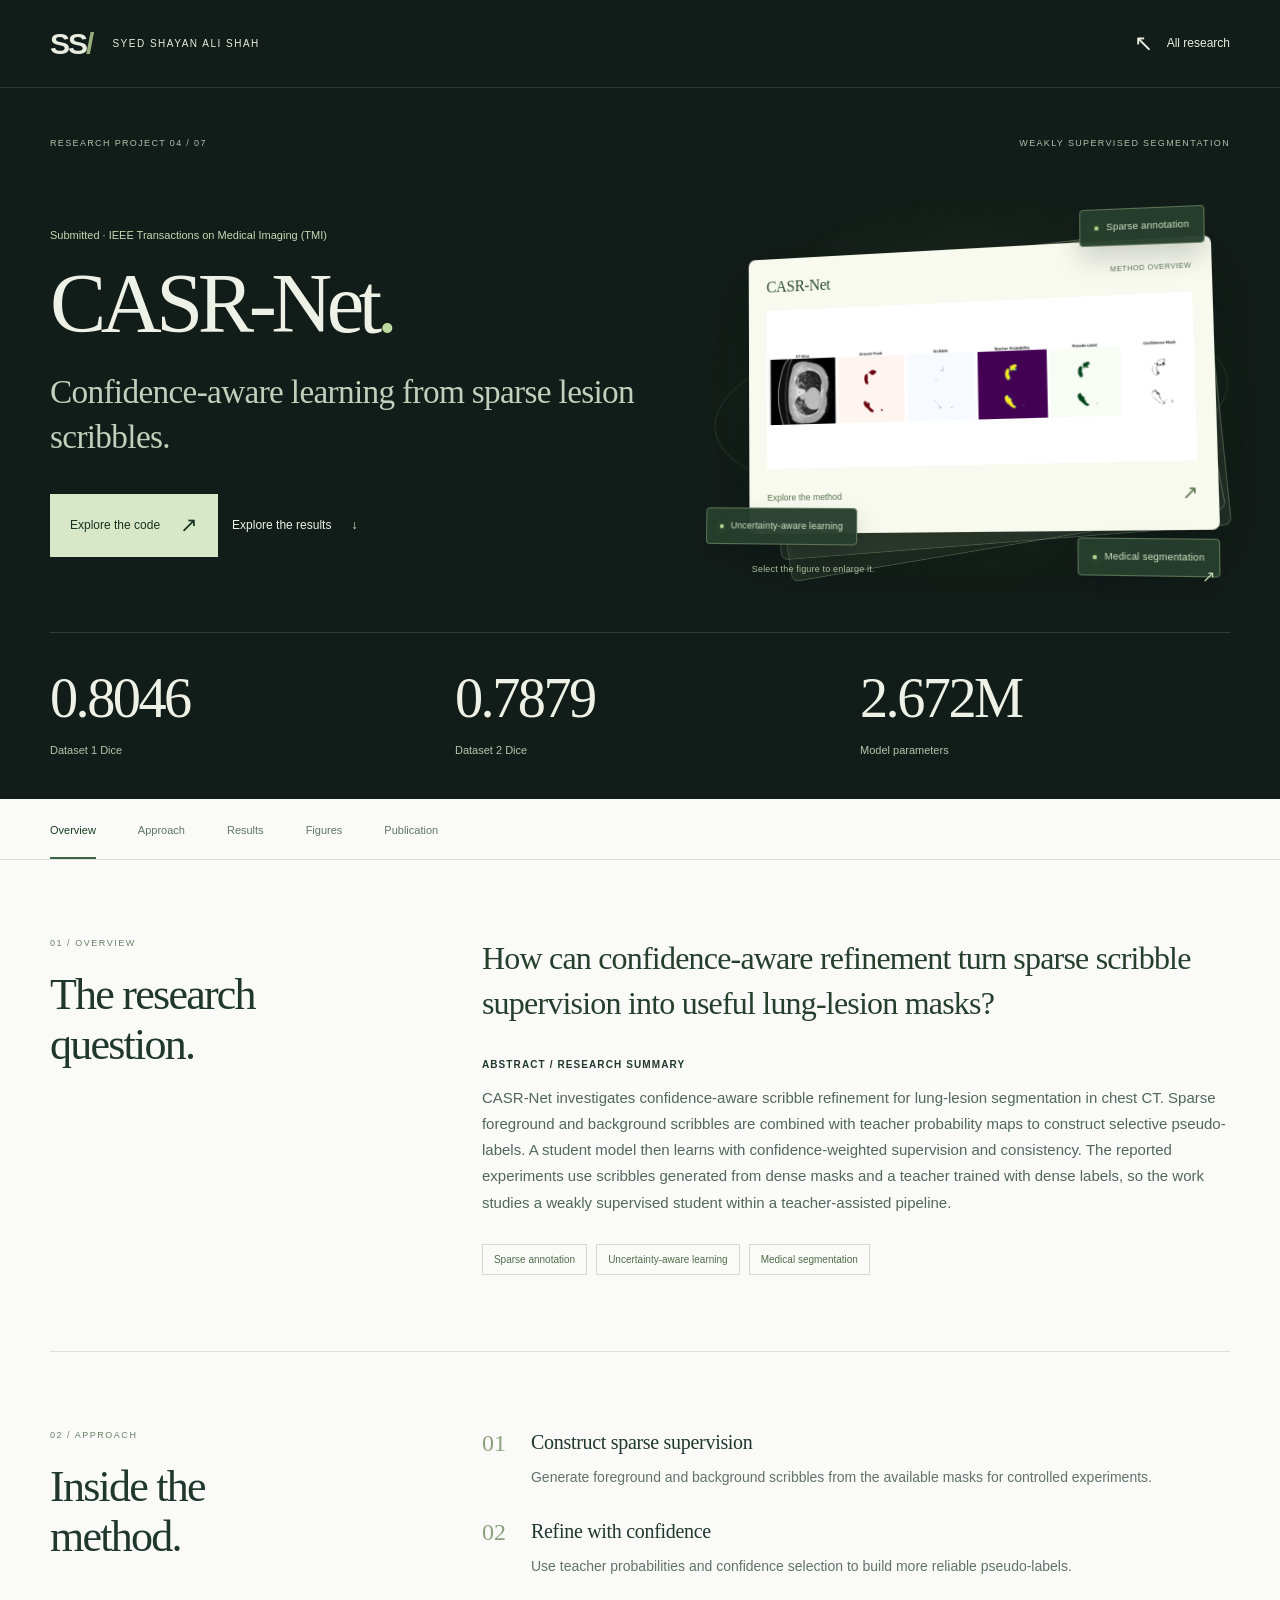
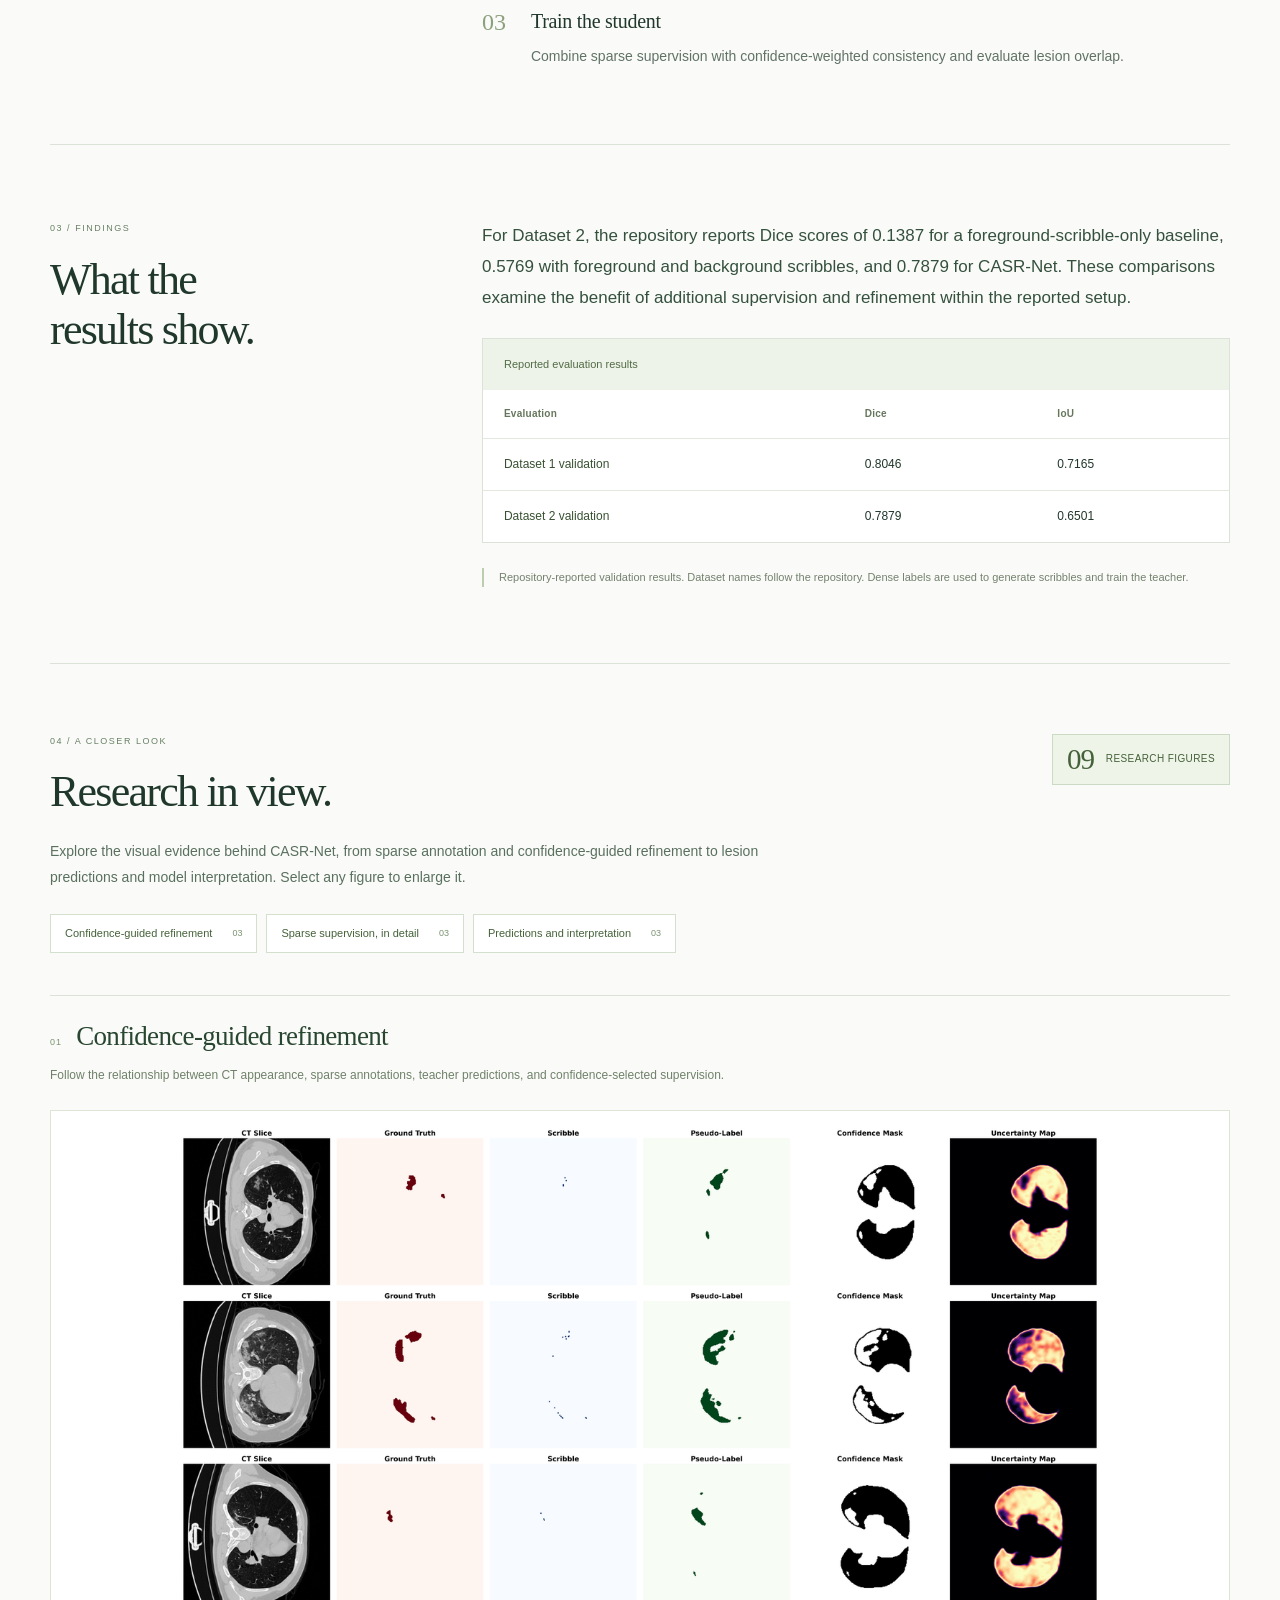
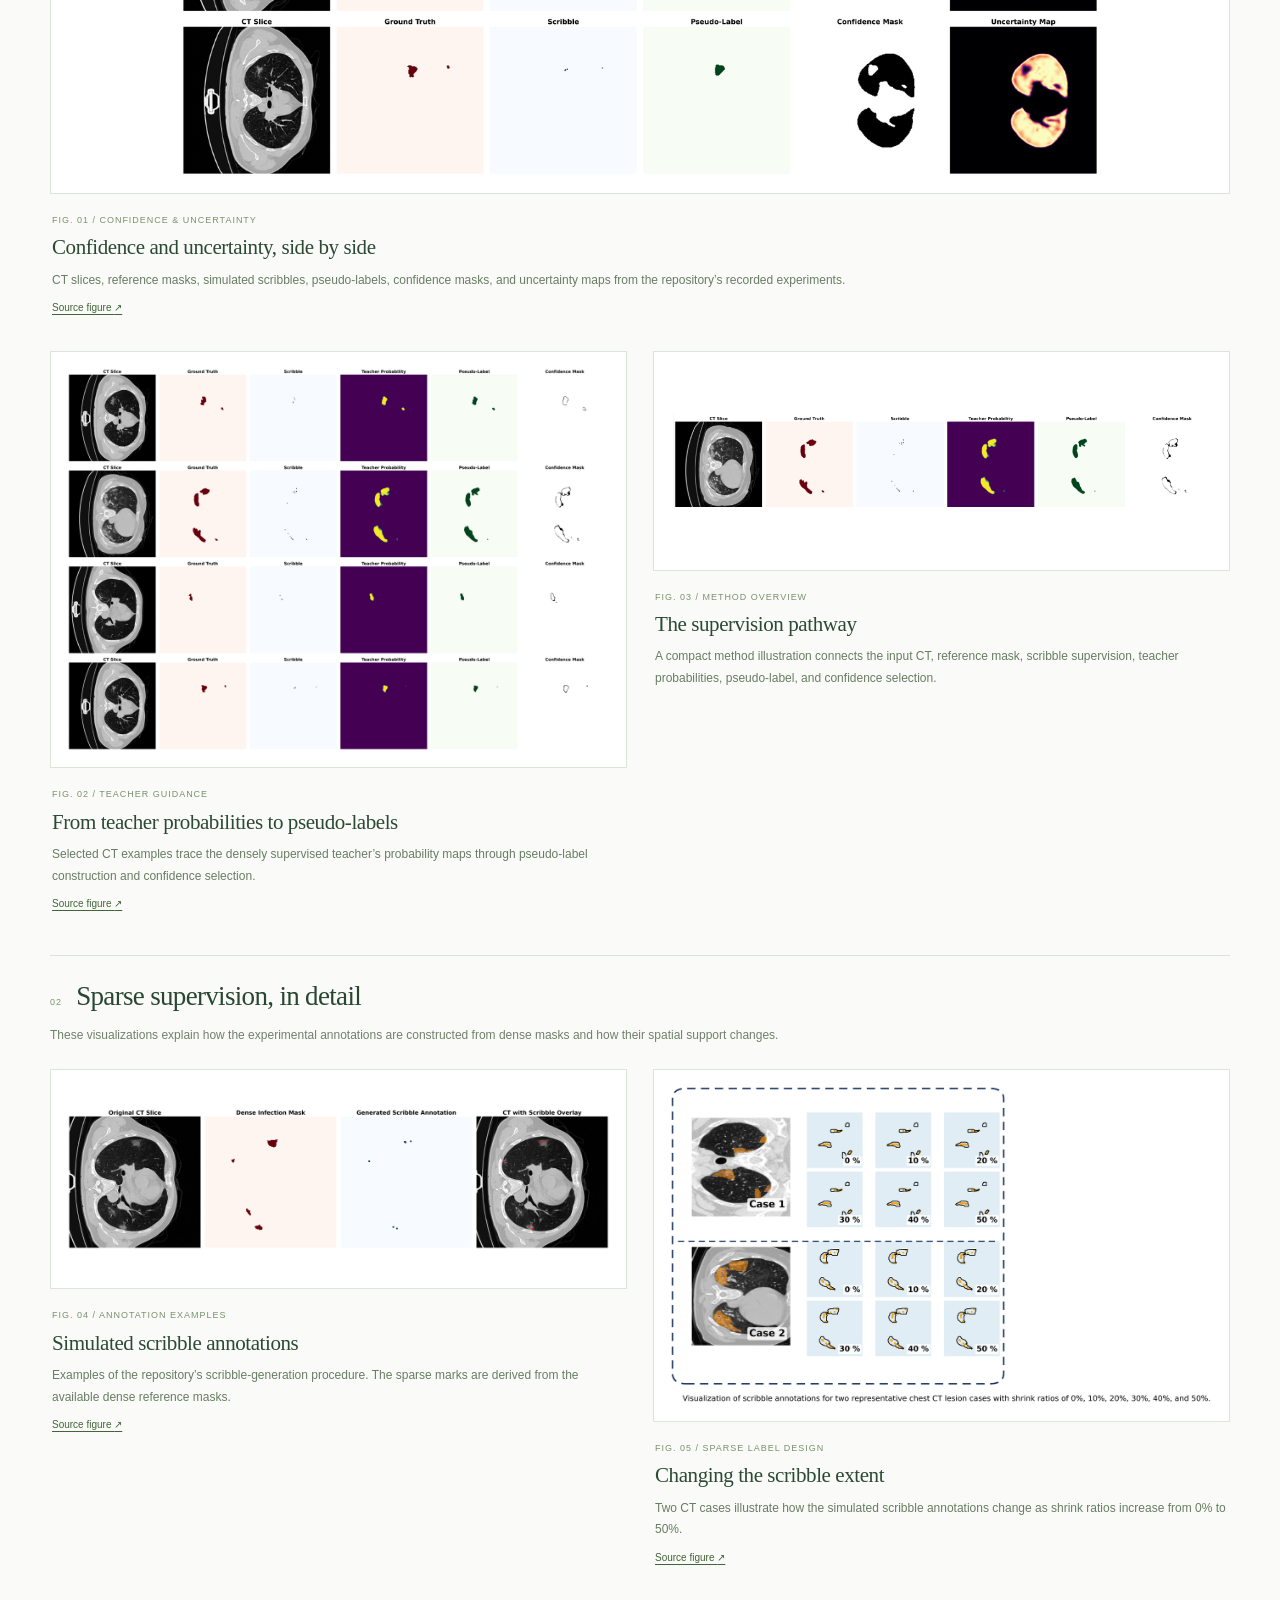
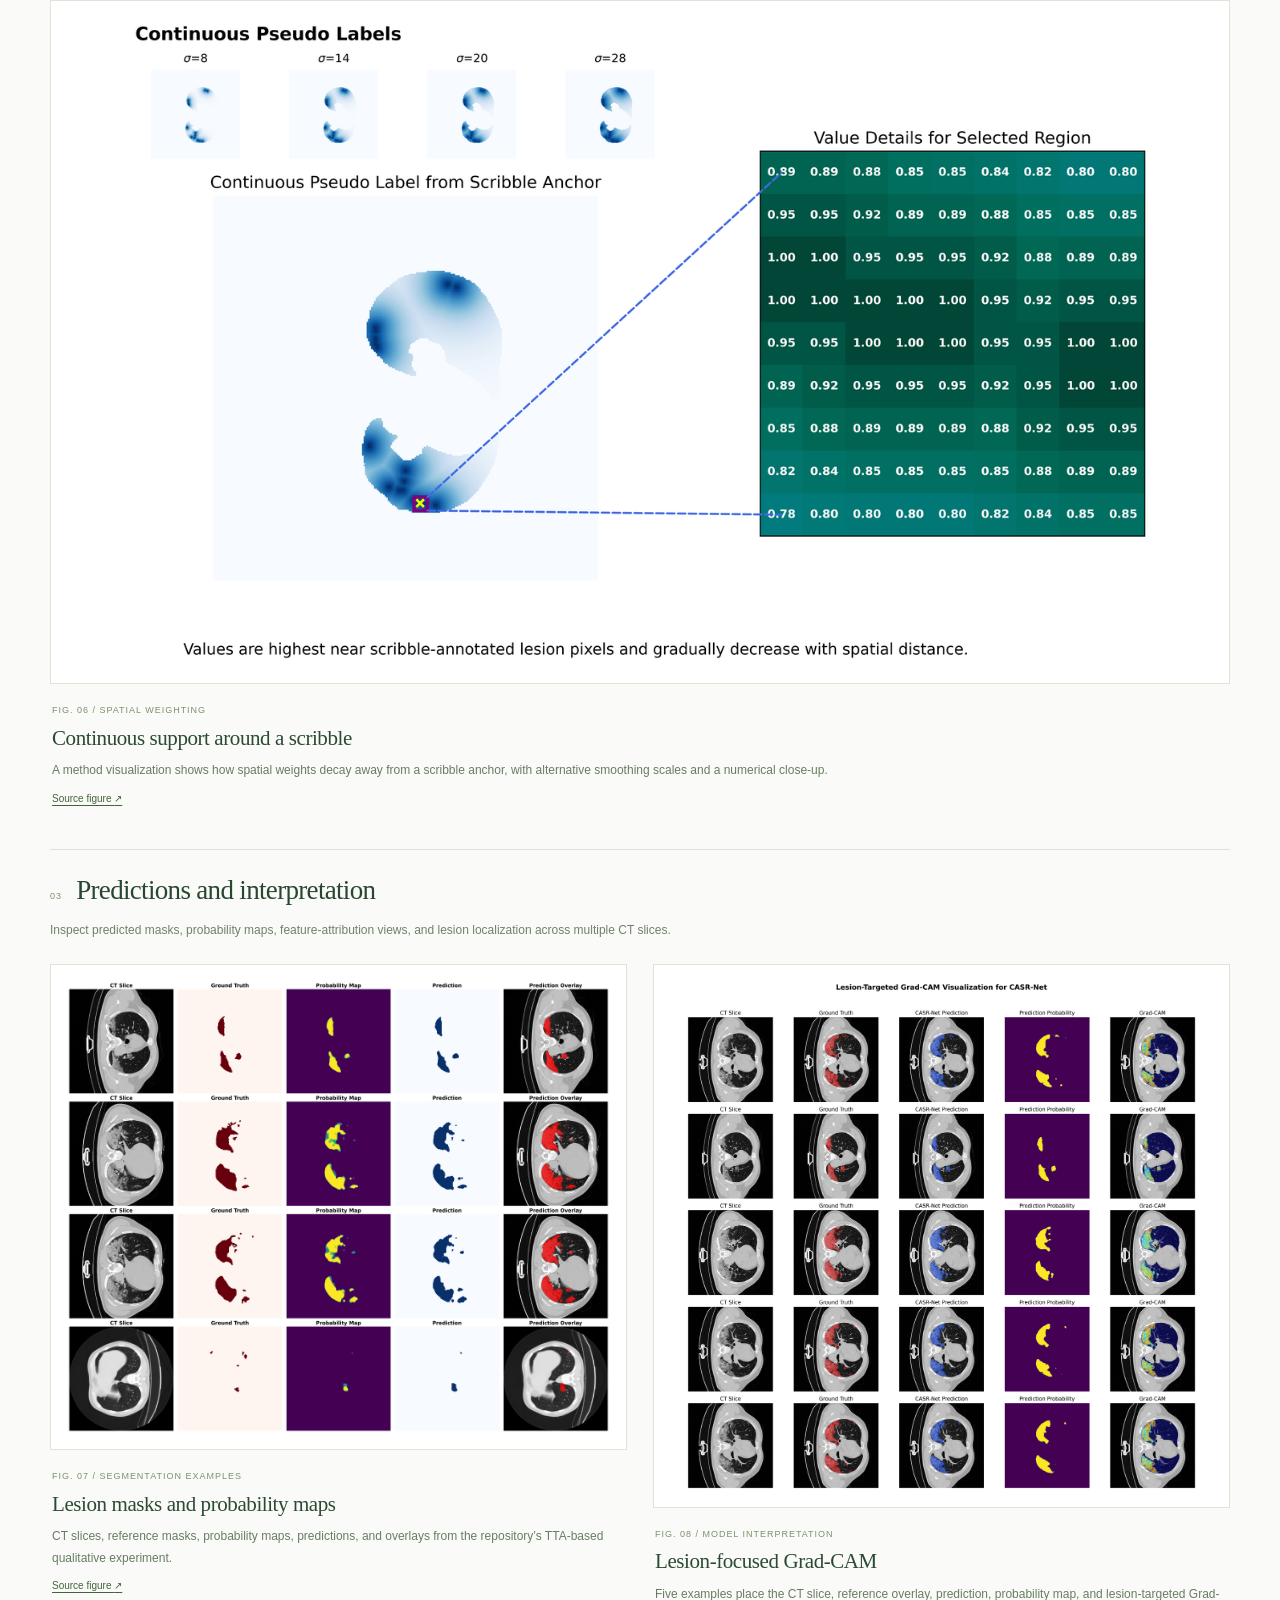
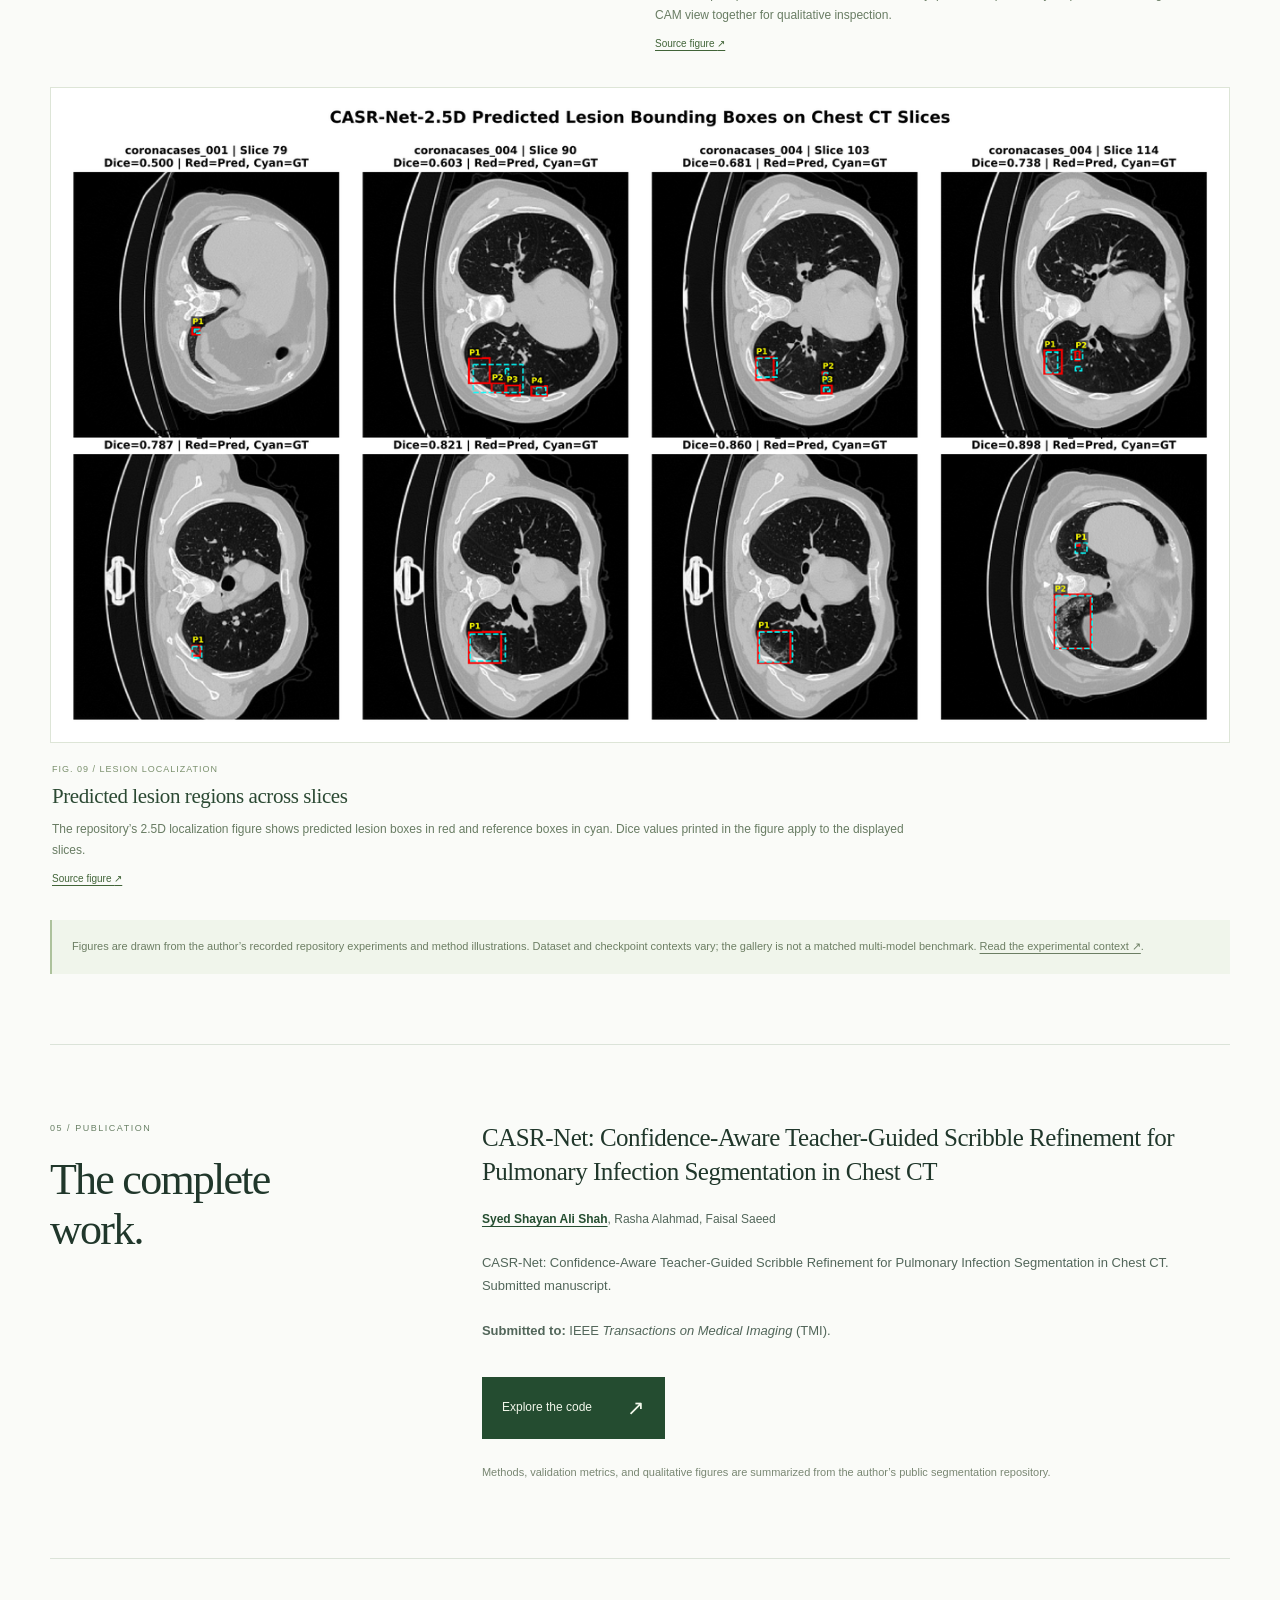
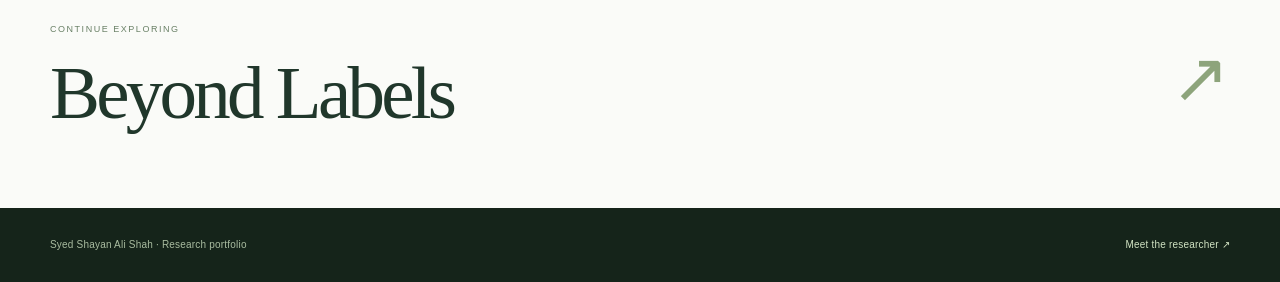
<file: projects/casr-net.html>
<!doctype html>
<html lang="en"><head><meta charset="utf-8"><meta name="viewport" content="width=device-width, initial-scale=1"><meta name="description" content="How can confidence-aware refinement turn sparse scribble supervision into useful lung-lesion masks?"><meta name="theme-color" content="#121c18"><title>CASR-Net | Syed Shayan Ali Shah</title><link rel="icon" href="../assets/images/portrait.png"><link rel="stylesheet" href="../assets/css/project.css"><link rel="stylesheet" href="../assets/css/project-depth.css?v=20261030"><link rel="stylesheet" href="../assets/css/project-gallery.css?v=20261030"><script src="../assets/js/project.js?v=20261030-gallery" defer></script><script src="../assets/js/project-depth.js" defer></script></head>
<body><a class="skip-link" href="#overview">Skip to project overview</a><div class="project-progress" aria-hidden="true"></div>
<header class="project-header"><a class="project-brand" href="../index.html">SS<span>/</span><span class="brand-name">SYED SHAYAN ALI SHAH</span></a><a class="back-link" href="../index.html#publications"><span aria-hidden="true">↖</span> All research</a></header>
<main><section class="project-hero"><div class="project-shell"><div class="project-eyebrow"><span>RESEARCH PROJECT 04 / 07</span><span>WEAKLY SUPERVISED SEGMENTATION</span></div><div class="project-hero-grid"><div class="project-hero-copy"><p class="project-status">Submitted · IEEE Transactions on Medical Imaging (TMI)</p><h1>CASR-Net<span class="title-dot">.</span></h1><p class="project-deck">Confidence-aware learning from sparse lesion scribbles.</p><div class="project-actions"><a class="project-button" href="https://github.com/itsCodeBakery/scribble-uncertainty-lung-segmentation" target="_blank" rel="noopener">Explore the code <span aria-hidden="true">↗</span></a><a class="text-link" href="#results">Explore the results <span aria-hidden="true">↓</span></a></div></div><figure class="research-depth-scene" aria-label="CASR-Net research figure">
      <div class="research-depth-orbit" aria-hidden="true"></div>
      <div class="research-depth-rig">
        <span class="research-depth-sheet sheet-back" aria-hidden="true"></span><span class="research-depth-sheet sheet-middle" aria-hidden="true"></span>
        <a class="figure-open research-depth-panel" href="../assets/images/projects/casr-method.png" data-caption="CT image, reference mask, scribble supervision, teacher probabilities, pseudo-label, and confidence selection."><span class="research-depth-panel-head"><span>CASR-Net</span><span>METHOD OVERVIEW</span></span><img src="../assets/images/projects/casr-method.png" alt="Teacher-assisted CT supervision example" loading="eager" decoding="async" width="986" height="168"><span class="research-depth-panel-foot">Explore the method<span aria-hidden="true">↗</span></span></a>
        <span class="research-depth-chip chip-0" aria-hidden="true">Sparse annotation</span><span class="research-depth-chip chip-1" aria-hidden="true">Uncertainty-aware learning</span><span class="research-depth-chip chip-2" aria-hidden="true">Medical segmentation</span>
      </div>
      <figcaption class="research-depth-caption">Select the figure to enlarge it.<span aria-hidden="true">↗</span></figcaption>
    </figure></div><div class="metrics"><div class="metric"><strong>0.8046</strong><span>Dataset 1 Dice</span></div><div class="metric"><strong>0.7879</strong><span>Dataset 2 Dice</span></div><div class="metric"><strong>2.672M</strong><span>Model parameters</span></div></div></div></section>
<nav class="project-nav" aria-label="Project sections"><div class="project-shell"><a href="#overview">Overview</a><a href="#approach">Approach</a><a href="#results">Results</a><a href="#figures">Figures</a><a href="#publication">Publication</a></div></nav>
<div class="project-shell project-content"><section id="overview" class="project-section"><div class="section-heading"><span class="section-number">01 / OVERVIEW</span><h2>The research<br>question.</h2></div><div class="section-body"><p class="research-question">How can confidence-aware refinement turn sparse scribble supervision into useful lung-lesion masks?</p><h3 class="eyebrow">Abstract / research summary</h3><p>CASR-Net investigates confidence-aware scribble refinement for lung-lesion segmentation in chest CT. Sparse foreground and background scribbles are combined with teacher probability maps to construct selective pseudo-labels. A student model then learns with confidence-weighted supervision and consistency. The reported experiments use scribbles generated from dense masks and a teacher trained with dense labels, so the work studies a weakly supervised student within a teacher-assisted pipeline.</p><div class="topic-tags"><span>Sparse annotation</span><span>Uncertainty-aware learning</span><span>Medical segmentation</span></div></div></section>
<section id="approach" class="project-section approach-section"><div class="section-heading"><span class="section-number">02 / APPROACH</span><h2>Inside the<br>method.</h2></div><ol class="method-steps"><li><span class="step-number">01</span><h3>Construct sparse supervision</h3><p>Generate foreground and background scribbles from the available masks for controlled experiments.</p></li><li><span class="step-number">02</span><h3>Refine with confidence</h3><p>Use teacher probabilities and confidence selection to build more reliable pseudo-labels.</p></li><li><span class="step-number">03</span><h3>Train the student</h3><p>Combine sparse supervision with confidence-weighted consistency and evaluate lesion overlap.</p></li></ol></section>
<section id="results" class="project-section"><div class="section-heading"><span class="section-number">03 / FINDINGS</span><h2>What the<br>results show.</h2></div><div class="section-body"><p class="finding-lead">For Dataset 2, the repository reports Dice scores of 0.1387 for a foreground-scribble-only baseline, 0.5769 with foreground and background scribbles, and 0.7879 for CASR-Net. These comparisons examine the benefit of additional supervision and refinement within the reported setup.</p><div class="results-table-wrap" role="region" aria-label="Project results table" tabindex="0"><table><caption>Reported evaluation results</caption><thead><tr><th scope="col">Evaluation</th><th scope="col">Dice</th><th scope="col">IoU</th></tr></thead><tbody><tr><th scope="row">Dataset 1 validation</th><td>0.8046</td><td>0.7165</td></tr><tr><th scope="row">Dataset 2 validation</th><td>0.7879</td><td>0.6501</td></tr></tbody></table></div><p class="evaluation-note">Repository-reported validation results. Dataset names follow the repository. Dense labels are used to generate scribbles and train the teacher.</p></div></section>
<section id="figures" class="figure-section curated-gallery" aria-labelledby="gallery-title">
<div class="gallery-heading"><div><span class="section-number">04 / A CLOSER LOOK</span><h2 id="gallery-title">Research in view.</h2></div><div class="gallery-total"><strong>09</strong><span>RESEARCH FIGURES</span></div></div>
<p class="gallery-summary">Explore the visual evidence behind CASR-Net, from sparse annotation and confidence-guided refinement to lesion predictions and model interpretation. Select any figure to enlarge it.</p><nav class="gallery-index" aria-label="Browse research figures"><a href="#refinement">Confidence-guided refinement <span>03</span></a><a href="#scribbles">Sparse supervision, in detail <span>03</span></a><a href="#predictions">Predictions and interpretation <span>03</span></a></nav>
<section class="gallery-group" id="refinement" aria-labelledby="refinement-title">
<div class="gallery-group-heading"><span>01</span><h3 id="refinement-title">Confidence-guided refinement</h3></div><p class="gallery-group-intro">Follow the relationship between CT appearance, sparse annotations, teacher predictions, and confidence-selected supervision.</p>
<div class="figure-grid"><figure class="research-figure wide">
  <a class="figure-open" href="../assets/images/projects/casr-uncertainty.webp" data-source="https://raw.githubusercontent.com/itsCodeBakery/scribble-uncertainty-lung-segmentation/fd2a19620fc7a670d149366b12bf11c43d0cadfd/outputs/figures/results/uncertainty_guided_pseudo_label_examples.png" data-caption="Confidence and uncertainty, side by side. CT slices, reference masks, simulated scribbles, pseudo-labels, confidence masks, and uncertainty maps from the repository’s recorded experiments." aria-label="Enlarge figure 01: Confidence and uncertainty, side by side"><img src="../assets/images/projects/casr-uncertainty-thumb.webp" alt="Four CT examples with reference masks, scribbles, pseudo-labels, confidence masks, and uncertainty heatmaps" loading="lazy" decoding="async" width="1280" height="904"><span class="figure-zoom">View full figure <span aria-hidden="true">↗</span></span></a>
  <figcaption><span class="figure-label">FIG. 01 / CONFIDENCE &amp; UNCERTAINTY</span><h4>Confidence and uncertainty, side by side</h4><p>CT slices, reference masks, simulated scribbles, pseudo-labels, confidence masks, and uncertainty maps from the repository’s recorded experiments.</p><a class="figure-source" href="https://github.com/itsCodeBakery/scribble-uncertainty-lung-segmentation/blob/fd2a19620fc7a670d149366b12bf11c43d0cadfd/outputs/figures/results/uncertainty_guided_pseudo_label_examples.png" target="_blank" rel="noopener">Source figure <span aria-hidden="true">↗</span></a></figcaption>
</figure><figure class="research-figure">
  <a class="figure-open" href="../assets/images/projects/casr-teacher-refinement.webp" data-source="https://raw.githubusercontent.com/itsCodeBakery/scribble-uncertainty-lung-segmentation/fd2a19620fc7a670d149366b12bf11c43d0cadfd/outputs/figures/results/teacher_assisted_pseudo_label_examples_strict.png" data-caption="From teacher probabilities to pseudo-labels. Selected CT examples trace the densely supervised teacher’s probability maps through pseudo-label construction and confidence selection." aria-label="Enlarge figure 02: From teacher probabilities to pseudo-labels"><img src="../assets/images/projects/casr-teacher-refinement-thumb.webp" alt="Four CT examples showing reference masks, sparse scribbles, teacher probabilities, pseudo-labels, and confidence selection" loading="lazy" decoding="async" width="1280" height="904"><span class="figure-zoom">View full figure <span aria-hidden="true">↗</span></span></a>
  <figcaption><span class="figure-label">FIG. 02 / TEACHER GUIDANCE</span><h4>From teacher probabilities to pseudo-labels</h4><p>Selected CT examples trace the densely supervised teacher’s probability maps through pseudo-label construction and confidence selection.</p><a class="figure-source" href="https://github.com/itsCodeBakery/scribble-uncertainty-lung-segmentation/blob/fd2a19620fc7a670d149366b12bf11c43d0cadfd/outputs/figures/results/teacher_assisted_pseudo_label_examples_strict.png" target="_blank" rel="noopener">Source figure <span aria-hidden="true">↗</span></a></figcaption>
</figure><figure class="research-figure">
  <a class="figure-open" href="../assets/images/projects/casr-method.png" data-caption="The supervision pathway. A compact method illustration connects the input CT, reference mask, scribble supervision, teacher probabilities, pseudo-label, and confidence selection." aria-label="Enlarge figure 03: The supervision pathway"><img src="../assets/images/projects/casr-method.png" alt="Compact teacher-assisted supervision example with six stages" loading="lazy" decoding="async" width="986" height="168"><span class="figure-zoom">View full figure <span aria-hidden="true">↗</span></span></a>
  <figcaption><span class="figure-label">FIG. 03 / METHOD OVERVIEW</span><h4>The supervision pathway</h4><p>A compact method illustration connects the input CT, reference mask, scribble supervision, teacher probabilities, pseudo-label, and confidence selection.</p></figcaption>
</figure></div>
</section><section class="gallery-group" id="scribbles" aria-labelledby="scribbles-title">
<div class="gallery-group-heading"><span>02</span><h3 id="scribbles-title">Sparse supervision, in detail</h3></div><p class="gallery-group-intro">These visualizations explain how the experimental annotations are constructed from dense masks and how their spatial support changes.</p>
<div class="figure-grid"><figure class="research-figure">
  <a class="figure-open" href="../assets/images/projects/casr-scribbles.webp" data-source="https://raw.githubusercontent.com/itsCodeBakery/scribble-uncertainty-lung-segmentation/fd2a19620fc7a670d149366b12bf11c43d0cadfd/outputs/figures/dataset/scribble_generation_visualization.png" data-caption="Simulated scribble annotations. Examples of the repository’s scribble-generation procedure. The sparse marks are derived from the available dense reference masks." aria-label="Enlarge figure 04: Simulated scribble annotations"><img src="../assets/images/projects/casr-scribbles-thumb.webp" alt="CT lesion examples with dense masks and simulated sparse scribble annotations" loading="lazy" decoding="async" width="1280" height="335"><span class="figure-zoom">View full figure <span aria-hidden="true">↗</span></span></a>
  <figcaption><span class="figure-label">FIG. 04 / ANNOTATION EXAMPLES</span><h4>Simulated scribble annotations</h4><p>Examples of the repository’s scribble-generation procedure. The sparse marks are derived from the available dense reference masks.</p><a class="figure-source" href="https://github.com/itsCodeBakery/scribble-uncertainty-lung-segmentation/blob/fd2a19620fc7a670d149366b12bf11c43d0cadfd/outputs/figures/dataset/scribble_generation_visualization.png" target="_blank" rel="noopener">Source figure <span aria-hidden="true">↗</span></a></figcaption>
</figure><figure class="research-figure">
  <a class="figure-open" href="../assets/images/projects/casr-scribble-shrink.webp" data-source="https://raw.githubusercontent.com/itsCodeBakery/scribble-uncertainty-lung-segmentation/fd2a19620fc7a670d149366b12bf11c43d0cadfd/outputs/figures/results/scribble_shrink_ratio_visualization_compact.png" data-caption="Changing the scribble extent. Two CT cases illustrate how the simulated scribble annotations change as shrink ratios increase from 0% to 50%." aria-label="Enlarge figure 05: Changing the scribble extent"><img src="../assets/images/projects/casr-scribble-shrink-thumb.webp" alt="Two CT cases with lesion annotations at six scribble shrink ratios from zero to fifty percent" loading="lazy" decoding="async" width="1280" height="751"><span class="figure-zoom">View full figure <span aria-hidden="true">↗</span></span></a>
  <figcaption><span class="figure-label">FIG. 05 / SPARSE LABEL DESIGN</span><h4>Changing the scribble extent</h4><p>Two CT cases illustrate how the simulated scribble annotations change as shrink ratios increase from 0% to 50%.</p><a class="figure-source" href="https://github.com/itsCodeBakery/scribble-uncertainty-lung-segmentation/blob/fd2a19620fc7a670d149366b12bf11c43d0cadfd/outputs/figures/results/scribble_shrink_ratio_visualization_compact.png" target="_blank" rel="noopener">Source figure <span aria-hidden="true">↗</span></a></figcaption>
</figure><figure class="research-figure wide">
  <a class="figure-open" href="../assets/images/projects/casr-continuous-scribbles.webp" data-source="https://raw.githubusercontent.com/itsCodeBakery/scribble-uncertainty-lung-segmentation/fd2a19620fc7a670d149366b12bf11c43d0cadfd/outputs/figures/results/continuous_scribble_pseudo_label_clean.png" data-caption="Continuous support around a scribble. A method visualization shows how spatial weights decay away from a scribble anchor, with alternative smoothing scales and a numerical close-up." aria-label="Enlarge figure 06: Continuous support around a scribble"><img src="../assets/images/projects/casr-continuous-scribbles-thumb.webp" alt="Continuous pseudo-label weights around a scribble anchor with four smoothing scales and a grid of local values" loading="lazy" decoding="async" width="1280" height="809"><span class="figure-zoom">View full figure <span aria-hidden="true">↗</span></span></a>
  <figcaption><span class="figure-label">FIG. 06 / SPATIAL WEIGHTING</span><h4>Continuous support around a scribble</h4><p>A method visualization shows how spatial weights decay away from a scribble anchor, with alternative smoothing scales and a numerical close-up.</p><a class="figure-source" href="https://github.com/itsCodeBakery/scribble-uncertainty-lung-segmentation/blob/fd2a19620fc7a670d149366b12bf11c43d0cadfd/outputs/figures/results/continuous_scribble_pseudo_label_clean.png" target="_blank" rel="noopener">Source figure <span aria-hidden="true">↗</span></a></figcaption>
</figure></div>
</section><section class="gallery-group" id="predictions" aria-labelledby="predictions-title">
<div class="gallery-group-heading"><span>03</span><h3 id="predictions-title">Predictions and interpretation</h3></div><p class="gallery-group-intro">Inspect predicted masks, probability maps, feature-attribution views, and lesion localization across multiple CT slices.</p>
<div class="figure-grid"><figure class="research-figure">
  <a class="figure-open" href="../assets/images/projects/casr-predictions.webp" data-source="https://raw.githubusercontent.com/itsCodeBakery/scribble-uncertainty-lung-segmentation/fd2a19620fc7a670d149366b12bf11c43d0cadfd/outputs/figures/results/tta_optimized_qualitative_predictions.png" data-caption="Lesion masks and probability maps. CT slices, reference masks, probability maps, predictions, and overlays from the repository’s TTA-based qualitative experiment." aria-label="Enlarge figure 07: Lesion masks and probability maps"><img src="../assets/images/projects/casr-predictions-thumb.webp" alt="Chest CT examples with reference masks, prediction probabilities, binary predictions, and overlays" loading="lazy" decoding="async" width="1280" height="1066"><span class="figure-zoom">View full figure <span aria-hidden="true">↗</span></span></a>
  <figcaption><span class="figure-label">FIG. 07 / SEGMENTATION EXAMPLES</span><h4>Lesion masks and probability maps</h4><p>CT slices, reference masks, probability maps, predictions, and overlays from the repository’s TTA-based qualitative experiment.</p><a class="figure-source" href="https://github.com/itsCodeBakery/scribble-uncertainty-lung-segmentation/blob/fd2a19620fc7a670d149366b12bf11c43d0cadfd/outputs/figures/results/tta_optimized_qualitative_predictions.png" target="_blank" rel="noopener">Source figure <span aria-hidden="true">↗</span></a></figcaption>
</figure><figure class="research-figure">
  <a class="figure-open" href="../assets/images/projects/casr-gradcam.webp" data-source="https://raw.githubusercontent.com/itsCodeBakery/scribble-uncertainty-lung-segmentation/fd2a19620fc7a670d149366b12bf11c43d0cadfd/outputs/figures/results/casrnet_lesion_targeted_gradcam_visualization_no_dice.png" data-caption="Lesion-focused Grad-CAM. Five examples place the CT slice, reference overlay, prediction, probability map, and lesion-targeted Grad-CAM view together for qualitative inspection." aria-label="Enlarge figure 08: Lesion-focused Grad-CAM"><img src="../assets/images/projects/casr-gradcam-thumb.webp" alt="Five chest CT slices compared with reference lesions, CASR-Net predictions, probability maps, and Grad-CAM heatmaps" loading="lazy" decoding="async" width="1280" height="1273"><span class="figure-zoom">View full figure <span aria-hidden="true">↗</span></span></a>
  <figcaption><span class="figure-label">FIG. 08 / MODEL INTERPRETATION</span><h4>Lesion-focused Grad-CAM</h4><p>Five examples place the CT slice, reference overlay, prediction, probability map, and lesion-targeted Grad-CAM view together for qualitative inspection.</p><a class="figure-source" href="https://github.com/itsCodeBakery/scribble-uncertainty-lung-segmentation/blob/fd2a19620fc7a670d149366b12bf11c43d0cadfd/outputs/figures/results/casrnet_lesion_targeted_gradcam_visualization_no_dice.png" target="_blank" rel="noopener">Source figure <span aria-hidden="true">↗</span></a></figcaption>
</figure><figure class="research-figure wide">
  <a class="figure-open" href="../assets/images/projects/casr-localization.webp" data-source="https://raw.githubusercontent.com/itsCodeBakery/scribble-uncertainty-lung-segmentation/fd2a19620fc7a670d149366b12bf11c43d0cadfd/outputs/figures/results/casrnet_25d_predicted_lesion_bounding_boxes.png" data-caption="Predicted lesion regions across slices. The repository’s 2.5D localization figure shows predicted lesion boxes in red and reference boxes in cyan. Dice values printed in the figure apply to the displayed slices." aria-label="Enlarge figure 09: Predicted lesion regions across slices"><img src="../assets/images/projects/casr-localization-thumb.webp" alt="Eight CT slices with red predicted lesion bounding boxes and cyan reference bounding boxes" loading="lazy" decoding="async" width="1280" height="695"><span class="figure-zoom">View full figure <span aria-hidden="true">↗</span></span></a>
  <figcaption><span class="figure-label">FIG. 09 / LESION LOCALIZATION</span><h4>Predicted lesion regions across slices</h4><p>The repository’s 2.5D localization figure shows predicted lesion boxes in red and reference boxes in cyan. Dice values printed in the figure apply to the displayed slices.</p><a class="figure-source" href="https://github.com/itsCodeBakery/scribble-uncertainty-lung-segmentation/blob/fd2a19620fc7a670d149366b12bf11c43d0cadfd/outputs/figures/results/casrnet_25d_predicted_lesion_bounding_boxes.png" target="_blank" rel="noopener">Source figure <span aria-hidden="true">↗</span></a></figcaption>
</figure></div>
</section>
<p class="gallery-context">Figures are drawn from the author’s recorded repository experiments and method illustrations. Dataset and checkpoint contexts vary; the gallery is not a matched multi-model benchmark. <a href="https://github.com/itsCodeBakery/scribble-uncertainty-lung-segmentation/blob/fd2a19620fc7a670d149366b12bf11c43d0cadfd/README.md" target="_blank" rel="noopener">Read the experimental context ↗</a>.</p>
</section>
<section id="publication" class="project-section publication-section"><div class="section-heading"><span class="section-number">05 / PUBLICATION</span><h2>The complete<br>work.</h2></div><div class="section-body"><h3 class="paper-title">CASR-Net: Confidence-Aware Teacher-Guided Scribble Refinement for Pulmonary Infection Segmentation in Chest CT</h3><p class="authors"><strong class="me">Syed Shayan Ali Shah</strong>, Rasha Alahmad, Faisal Saeed</p><p class="publication-citation">CASR-Net: Confidence-Aware Teacher-Guided Scribble Refinement for Pulmonary Infection Segmentation in Chest CT. Submitted manuscript.</p><p class="publication-citation"><strong>Submitted to:</strong> IEEE <em>Transactions on Medical Imaging</em> (TMI).</p><div class="project-actions light"><a class="project-button" href="https://github.com/itsCodeBakery/scribble-uncertainty-lung-segmentation" target="_blank" rel="noopener">Explore the code <span aria-hidden="true">↗</span></a></div><p class="source-note">Methods, validation metrics, and qualitative figures are summarized from the author’s public segmentation repository. </p></div></section>
<a class="next-project" href="beyond-labels.html"><span><span class="section-number">CONTINUE EXPLORING</span><strong>Beyond Labels</strong></span><span class="next-arrow" aria-hidden="true">↗</span></a></div></main>
<footer class="project-footer"><span>Syed Shayan Ali Shah · Research portfolio</span><a href="../index.html#about">Meet the researcher ↗</a></footer>
<dialog class="figure-dialog" aria-label="Research figure viewer"><div class="dialog-toolbar"><span>RESEARCH FIGURE</span><button class="dialog-close" type="button" aria-label="Close figure">Close <span aria-hidden="true">×</span></button></div><div class="dialog-image-wrap"><img alt=""></div><div class="dialog-caption"><p></p><a target="_blank" rel="noopener">Open original image ↗</a></div></dialog>
</body></html>
</file>
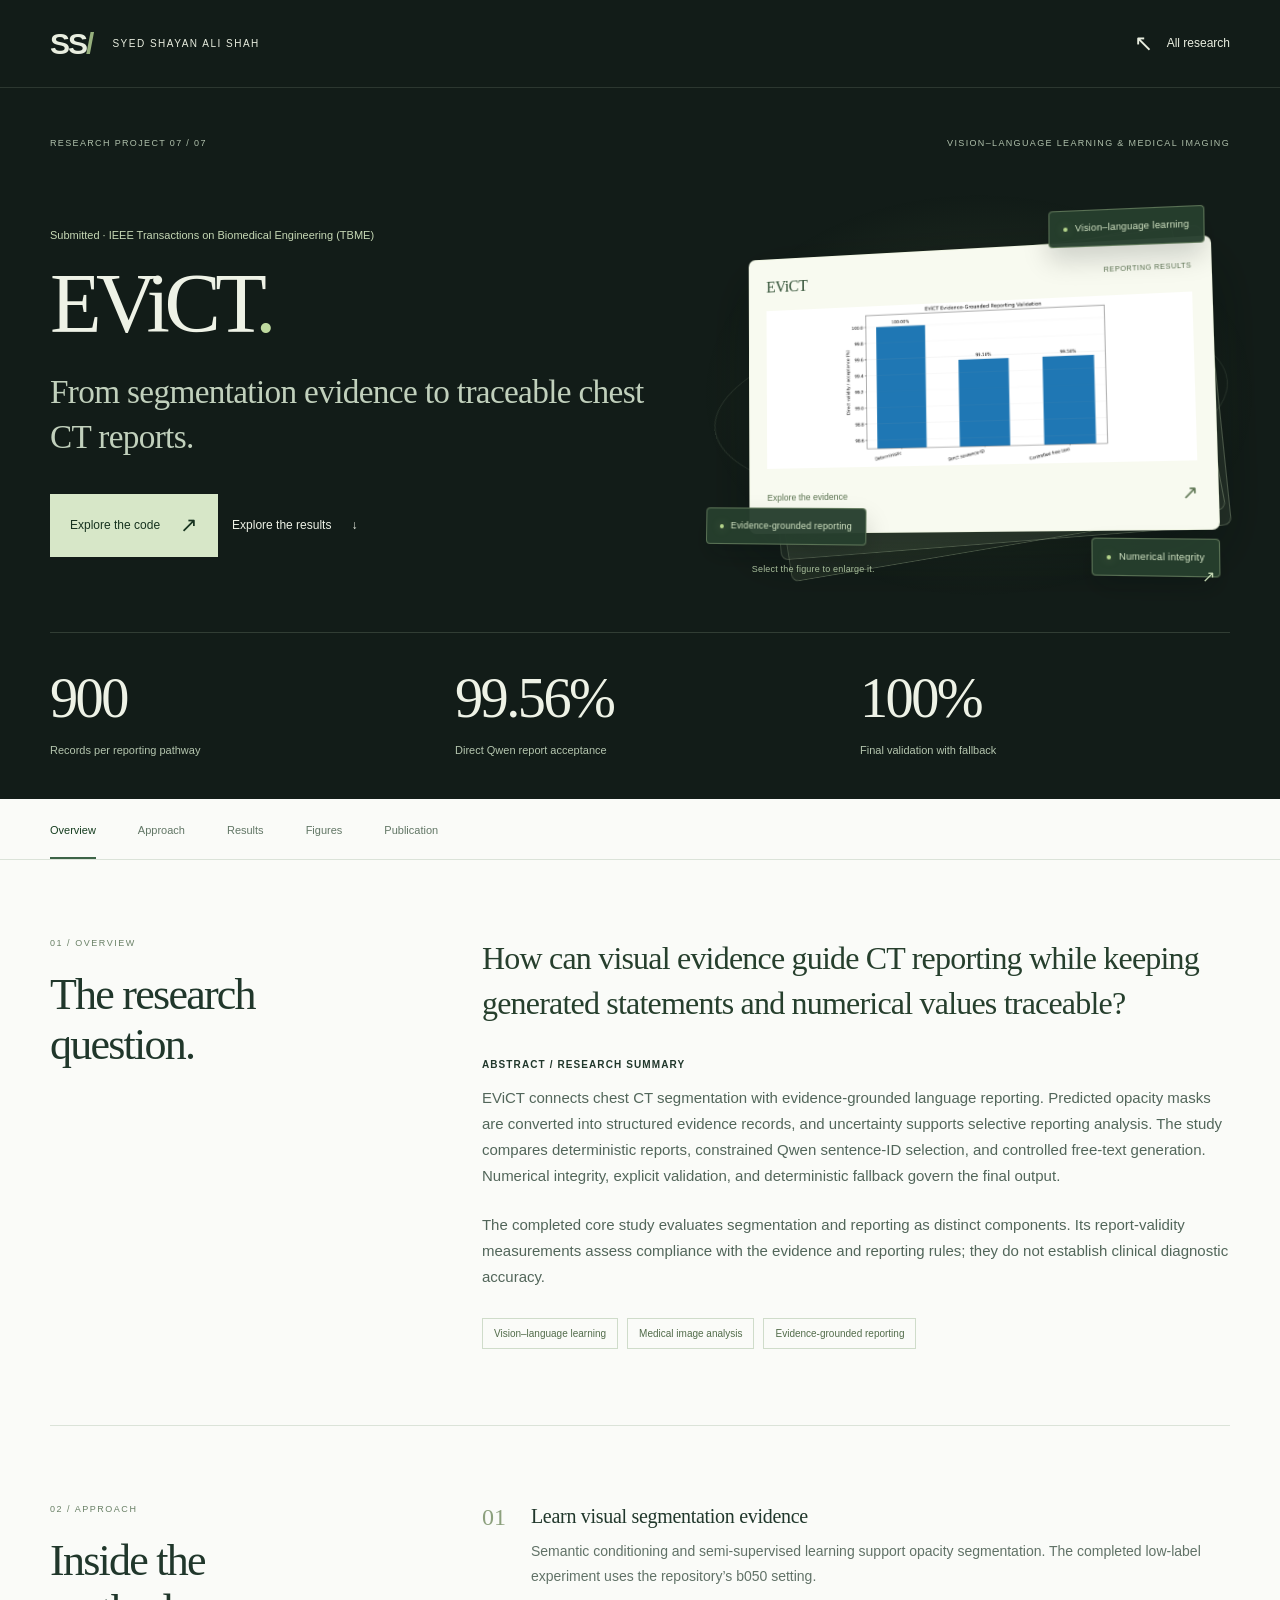
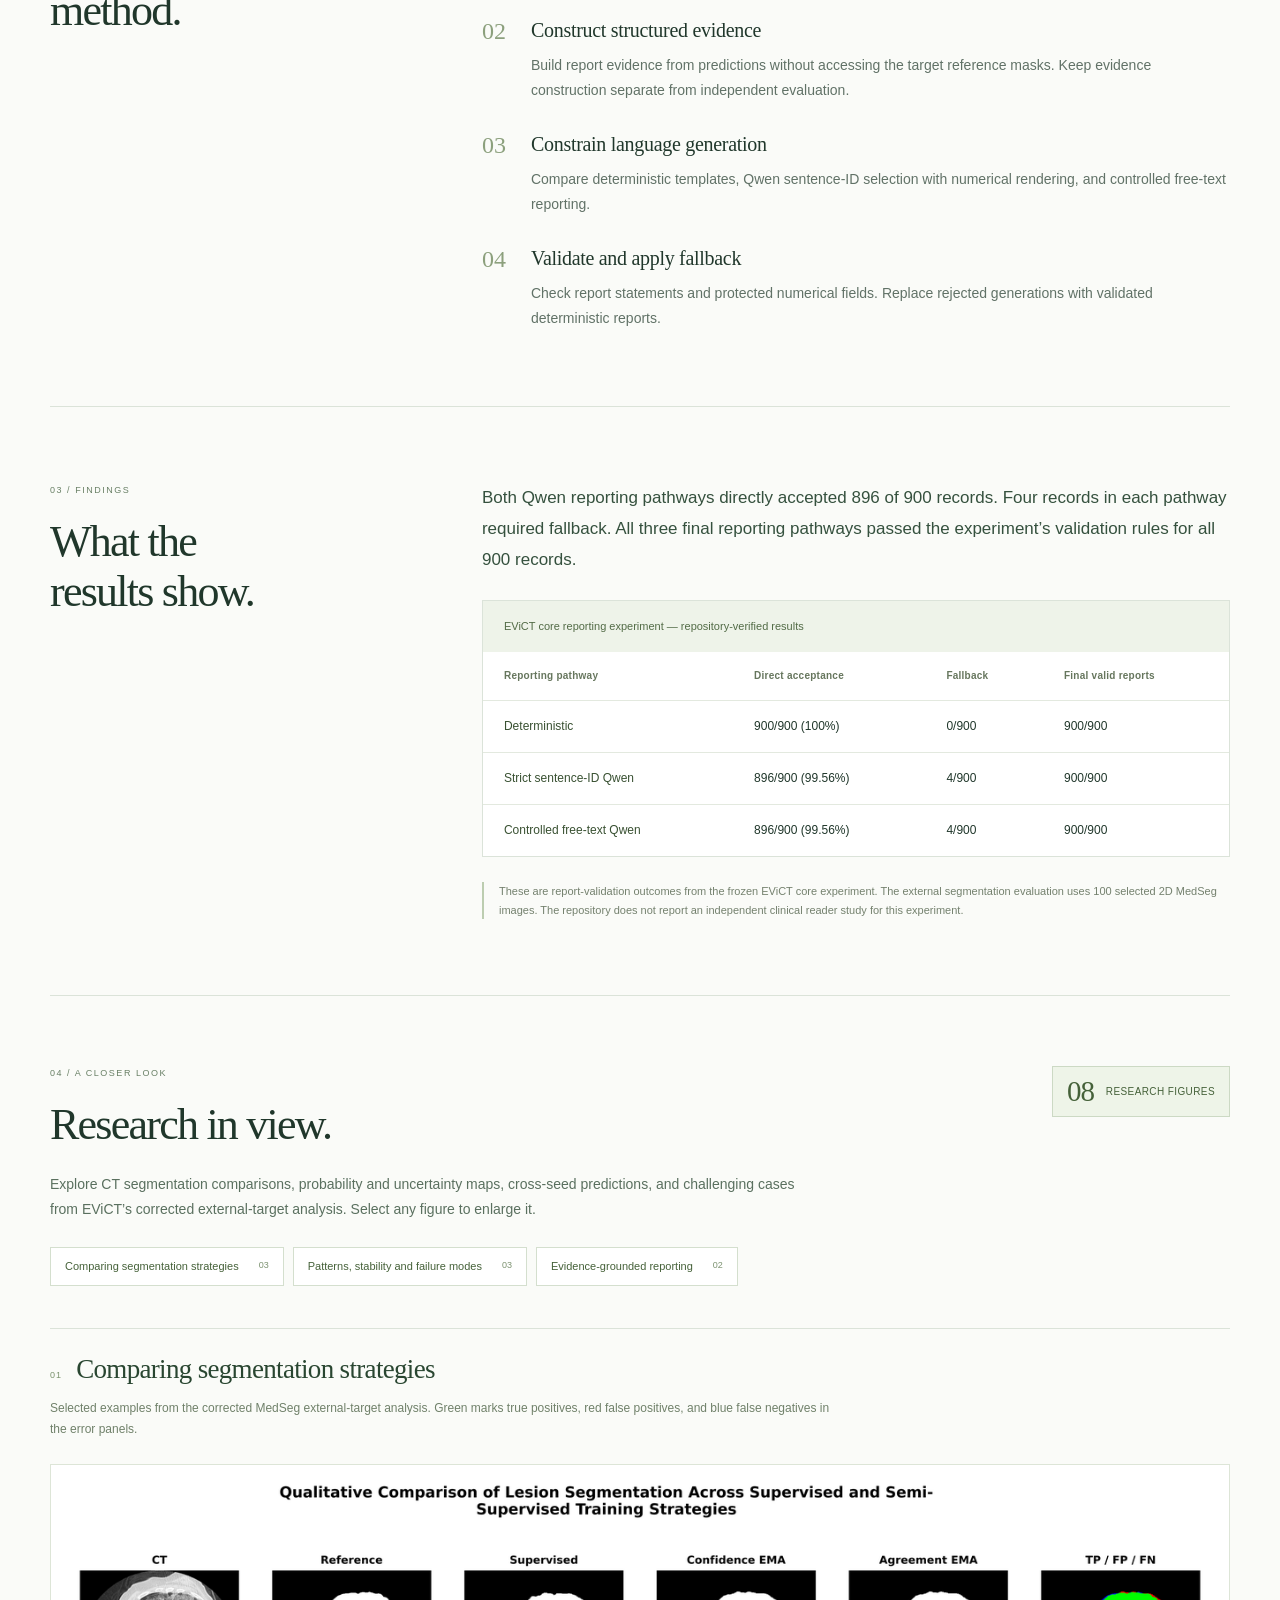
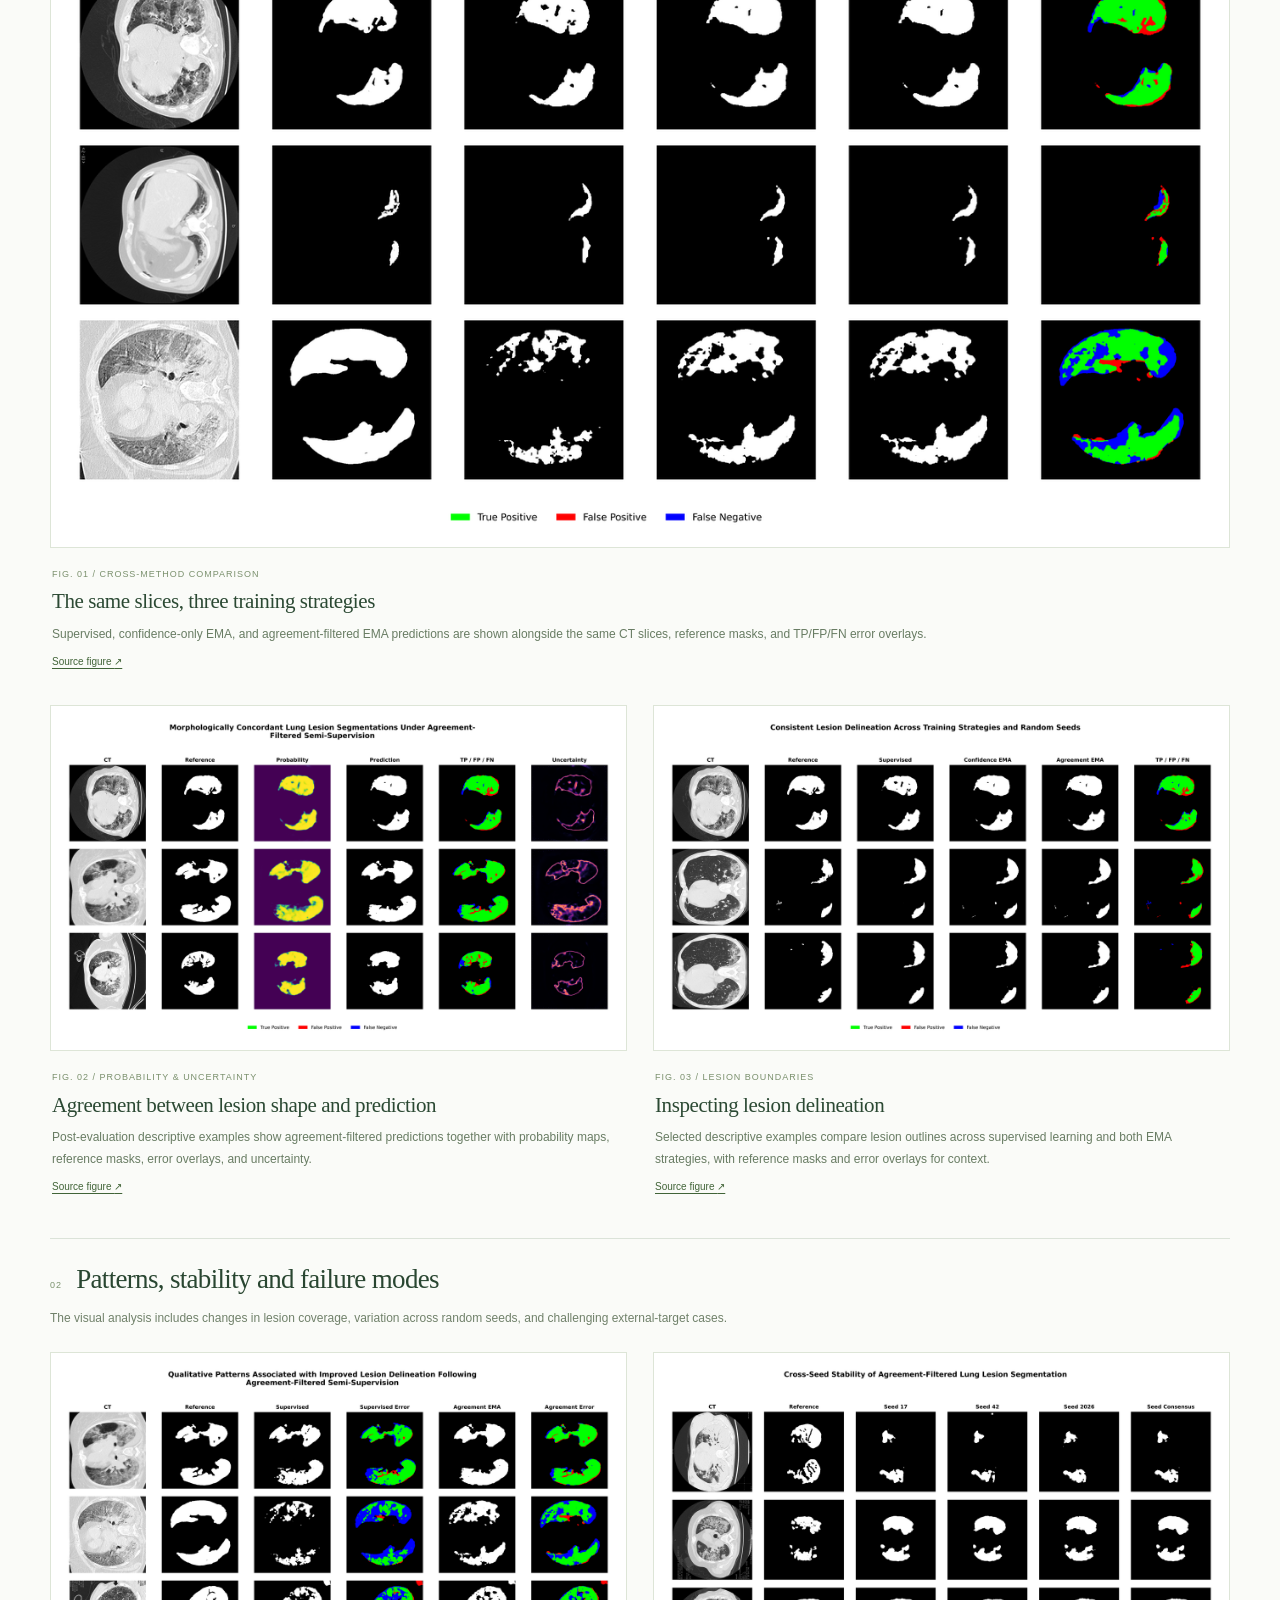
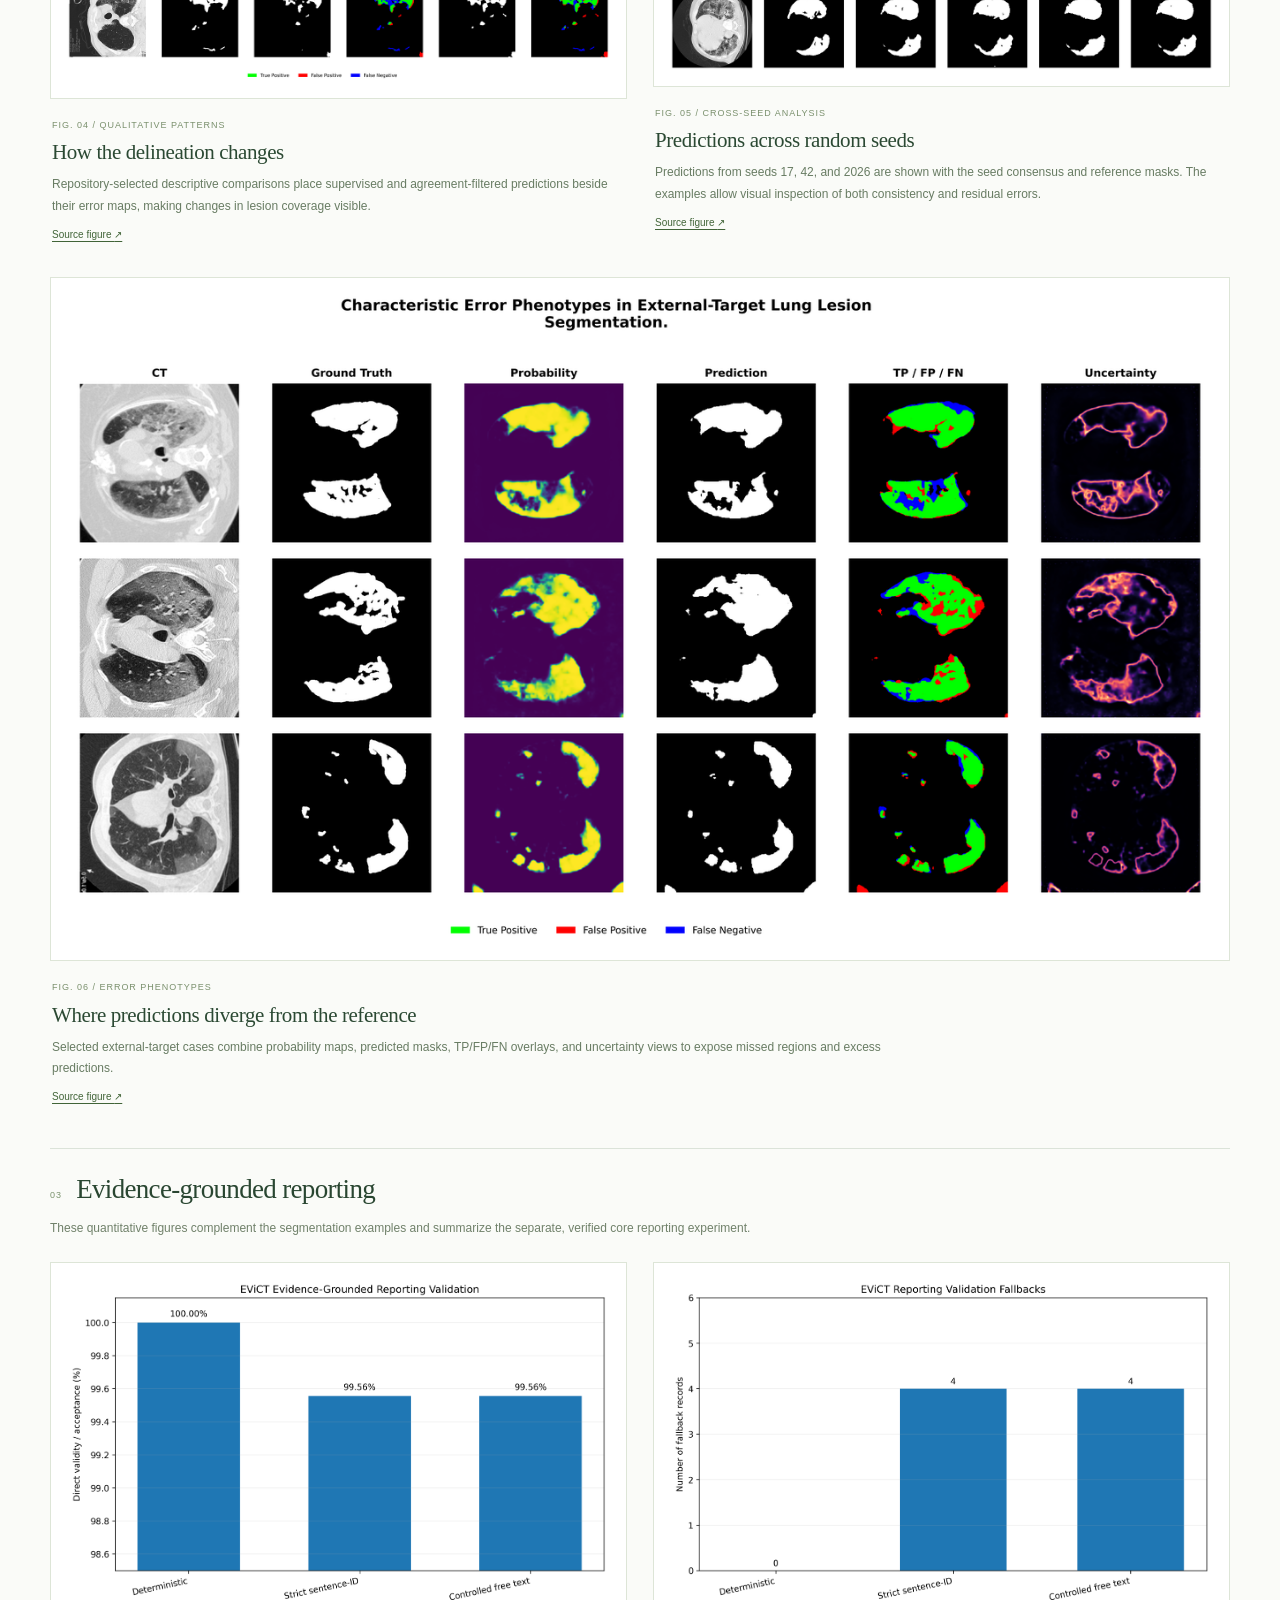
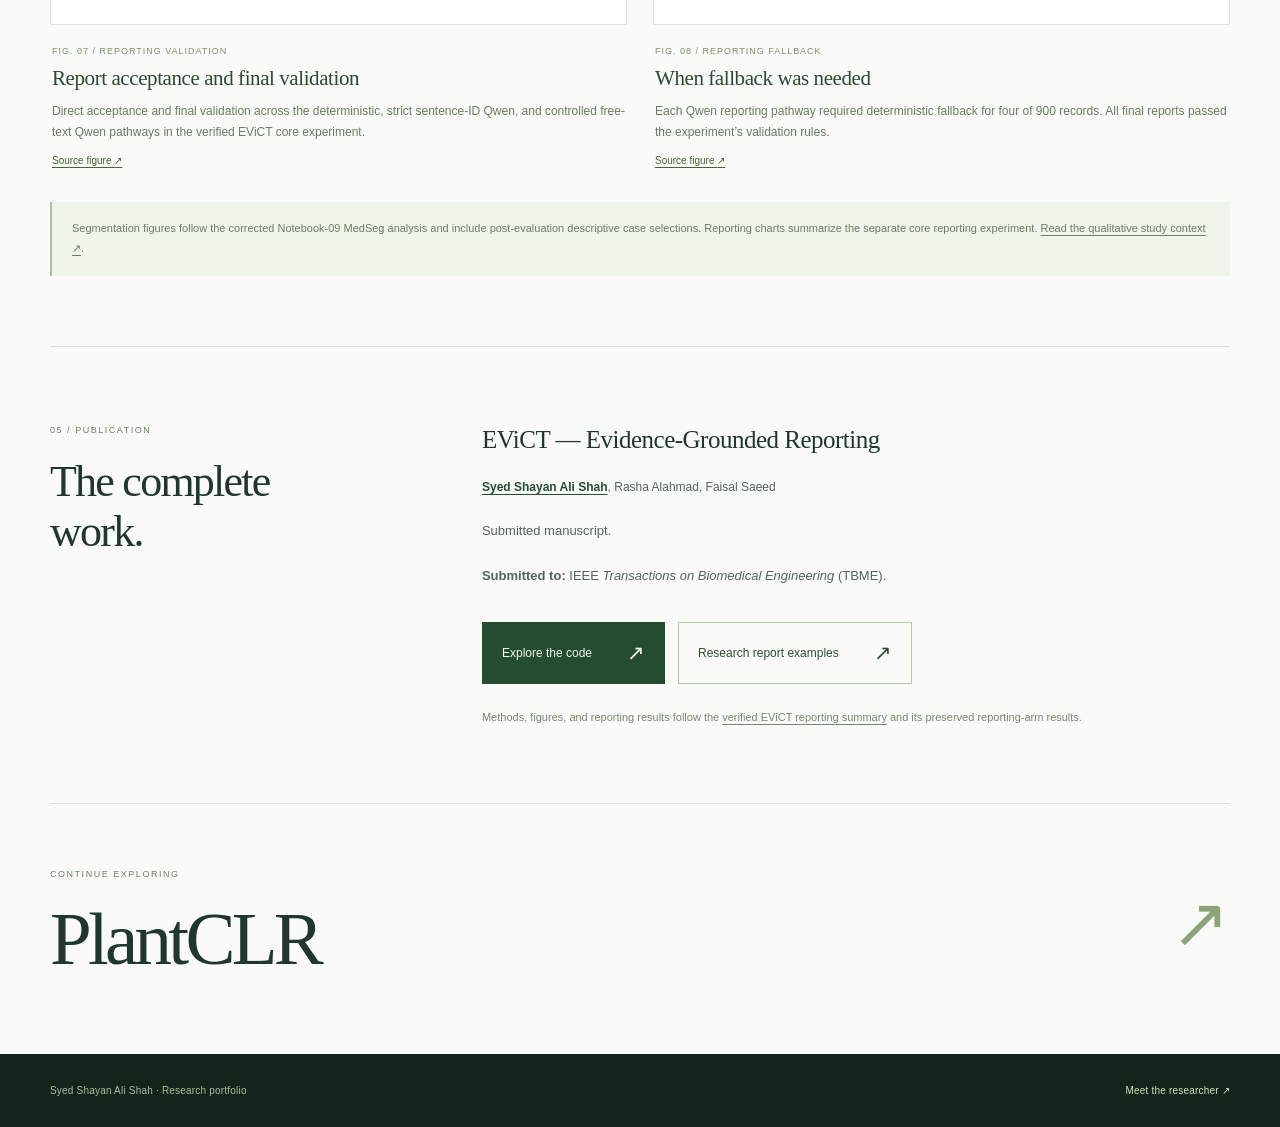
<file: projects/evict.html>
<!doctype html>
<html lang="en">
<head>
  <meta charset="utf-8"><meta name="viewport" content="width=device-width, initial-scale=1">
  <meta name="description" content="EViCT research portfolio: segmentation-derived evidence, controlled vision–language reporting, numerical integrity, and uncertainty-aware CT analysis.">
  <meta name="theme-color" content="#121c18"><title>EViCT | Syed Shayan Ali Shah</title>
  <link rel="icon" href="../assets/images/portrait.png"><link rel="stylesheet" href="../assets/css/project.css"><link rel="stylesheet" href="../assets/css/project-depth.css?v=20261030"><link rel="stylesheet" href="../assets/css/project-gallery.css?v=20261030">
  <script src="../assets/js/project.js?v=20261030-gallery" defer></script><script src="../assets/js/project-depth.js" defer></script>
</head>
<body>
<a class="skip-link" href="#overview">Skip to project overview</a><div class="project-progress" aria-hidden="true"></div>
<header class="project-header"><a class="project-brand" href="../index.html">SS<span>/</span><span class="brand-name">SYED SHAYAN ALI SHAH</span></a><a class="back-link" href="../index.html#publications"><span aria-hidden="true">↖</span> All research</a></header>
<main>
  <section class="project-hero"><div class="project-shell">
    <div class="project-eyebrow"><span>RESEARCH PROJECT 07 / 07</span><span>VISION–LANGUAGE LEARNING &amp; MEDICAL IMAGING</span></div>
    <div class="project-hero-grid"><div class="project-hero-copy">
      <p class="project-status">Submitted · IEEE Transactions on Biomedical Engineering (TBME)</p>
      <h1>EViCT<span class="title-dot">.</span></h1>
      <p class="project-deck">From segmentation evidence to traceable chest CT reports.</p>
      <div class="project-actions"><a class="project-button" href="https://github.com/itsCodeBakery/EviCT" target="_blank" rel="noopener">Explore the code <span aria-hidden="true">↗</span></a><a class="text-link" href="#results">Explore the results <span aria-hidden="true">↓</span></a></div>
    </div>
    <figure class="research-depth-scene" aria-label="EViCT reporting evaluation figure">
      <div class="research-depth-orbit" aria-hidden="true"></div><div class="research-depth-rig">
        <span class="research-depth-sheet sheet-back" aria-hidden="true"></span><span class="research-depth-sheet sheet-middle" aria-hidden="true"></span>
        <a class="figure-open research-depth-panel" href="../assets/images/projects/evict-report-validation.png" data-caption="Direct acceptance and final validation across the three reporting pathways in the verified EViCT core experiment."><span class="research-depth-panel-head"><span>EViCT</span><span>REPORTING RESULTS</span></span><img src="../assets/images/projects/evict-report-validation.png" alt="Direct report acceptance and final validated delivery for EViCT reporting pathways" loading="eager" decoding="async" width="2670" height="1615"><span class="research-depth-panel-foot">Explore the evidence<span aria-hidden="true">↗</span></span></a>
        <span class="research-depth-chip chip-0" aria-hidden="true">Vision–language learning</span><span class="research-depth-chip chip-1" aria-hidden="true">Evidence-grounded reporting</span><span class="research-depth-chip chip-2" aria-hidden="true">Numerical integrity</span>
      </div><figcaption class="research-depth-caption">Select the figure to enlarge it.<span aria-hidden="true">↗</span></figcaption>
    </figure></div>
    <div class="metrics"><div class="metric"><strong>900</strong><span>Records per reporting pathway</span></div><div class="metric"><strong>99.56%</strong><span>Direct Qwen report acceptance</span></div><div class="metric"><strong>100%</strong><span>Final validation with fallback</span></div></div>
  </div></section>
  <nav class="project-nav" aria-label="Project sections"><div class="project-shell"><a href="#overview">Overview</a><a href="#approach">Approach</a><a href="#results">Results</a><a href="#figures">Figures</a><a href="#publication">Publication</a></div></nav>
  <div class="project-shell project-content">
    <section id="overview" class="project-section"><div class="section-heading"><span class="section-number">01 / OVERVIEW</span><h2>The research<br>question.</h2></div><div class="section-body">
      <p class="research-question">How can visual evidence guide CT reporting while keeping generated statements and numerical values traceable?</p>
      <h3 class="eyebrow">Abstract / research summary</h3><p>EViCT connects chest CT segmentation with evidence-grounded language reporting. Predicted opacity masks are converted into structured evidence records, and uncertainty supports selective reporting analysis. The study compares deterministic reports, constrained Qwen sentence-ID selection, and controlled free-text generation. Numerical integrity, explicit validation, and deterministic fallback govern the final output.</p>
      <p>The completed core study evaluates segmentation and reporting as distinct components. Its report-validity measurements assess compliance with the evidence and reporting rules; they do not establish clinical diagnostic accuracy.</p>
      <div class="topic-tags"><span>Vision–language learning</span><span>Medical image analysis</span><span>Evidence-grounded reporting</span></div>
    </div></section>
    <section id="approach" class="project-section approach-section"><div class="section-heading"><span class="section-number">02 / APPROACH</span><h2>Inside the<br>method.</h2></div><ol class="method-steps">
      <li><span class="step-number">01</span><h3>Learn visual segmentation evidence</h3><p>Semantic conditioning and semi-supervised learning support opacity segmentation. The completed low-label experiment uses the repository’s b050 setting.</p></li>
      <li><span class="step-number">02</span><h3>Construct structured evidence</h3><p>Build report evidence from predictions without accessing the target reference masks. Keep evidence construction separate from independent evaluation.</p></li>
      <li><span class="step-number">03</span><h3>Constrain language generation</h3><p>Compare deterministic templates, Qwen sentence-ID selection with numerical rendering, and controlled free-text reporting.</p></li>
      <li><span class="step-number">04</span><h3>Validate and apply fallback</h3><p>Check report statements and protected numerical fields. Replace rejected generations with validated deterministic reports.</p></li>
    </ol></section>
    <section id="results" class="project-section"><div class="section-heading"><span class="section-number">03 / FINDINGS</span><h2>What the<br>results show.</h2></div><div class="section-body">
      <p class="finding-lead">Both Qwen reporting pathways directly accepted 896 of 900 records. Four records in each pathway required fallback. All three final reporting pathways passed the experiment’s validation rules for all 900 records.</p>
      <div class="results-table-wrap" role="region" aria-label="EViCT reporting results" tabindex="0"><table><caption>EViCT core reporting experiment — repository-verified results</caption><thead><tr><th scope="col">Reporting pathway</th><th scope="col">Direct acceptance</th><th scope="col">Fallback</th><th scope="col">Final valid reports</th></tr></thead><tbody><tr><th scope="row">Deterministic</th><td>900/900 (100%)</td><td>0/900</td><td>900/900</td></tr><tr><th scope="row">Strict sentence-ID Qwen</th><td>896/900 (99.56%)</td><td>4/900</td><td>900/900</td></tr><tr><th scope="row">Controlled free-text Qwen</th><td>896/900 (99.56%)</td><td>4/900</td><td>900/900</td></tr></tbody></table></div>
      <p class="evaluation-note">These are report-validation outcomes from the frozen EViCT core experiment. The external segmentation evaluation uses 100 selected 2D MedSeg images. The repository does not report an independent clinical reader study for this experiment.</p>
    </div></section>
    <section id="figures" class="figure-section curated-gallery" aria-labelledby="gallery-title">
<div class="gallery-heading"><div><span class="section-number">04 / A CLOSER LOOK</span><h2 id="gallery-title">Research in view.</h2></div><div class="gallery-total"><strong>08</strong><span>RESEARCH FIGURES</span></div></div>
<p class="gallery-summary">Explore CT segmentation comparisons, probability and uncertainty maps, cross-seed predictions, and challenging cases from EViCT’s corrected external-target analysis. Select any figure to enlarge it.</p><nav class="gallery-index" aria-label="Browse research figures"><a href="#segmentation">Comparing segmentation strategies <span>03</span></a><a href="#error-analysis">Patterns, stability and failure modes <span>03</span></a><a href="#reporting">Evidence-grounded reporting <span>02</span></a></nav>
<section class="gallery-group" id="segmentation" aria-labelledby="segmentation-title">
<div class="gallery-group-heading"><span>01</span><h3 id="segmentation-title">Comparing segmentation strategies</h3></div><p class="gallery-group-intro">Selected examples from the corrected MedSeg external-target analysis. Green marks true positives, red false positives, and blue false negatives in the error panels.</p>
<div class="figure-grid"><figure class="research-figure wide">
  <a class="figure-open" href="../assets/images/projects/evict-segmentation-comparison.svg" data-source="https://raw.githubusercontent.com/itsCodeBakery/EviCT/0a9de6e62597a36c7d36bfba0e0dcc6237f7776a/figures/notebook09_corrected/publicationFigures/01_comparative_segmentation_morphology.svg" data-caption="The same slices, three training strategies. Supervised, confidence-only EMA, and agreement-filtered EMA predictions are shown alongside the same CT slices, reference masks, and TP/FP/FN error overlays." aria-label="Enlarge figure 01: The same slices, three training strategies"><img src="../assets/images/projects/evict-segmentation-comparison-thumb.webp" alt="Three MedSeg CT examples comparing supervised, confidence EMA, and agreement EMA segmentation with color-coded errors" loading="lazy" decoding="async" width="1280" height="736"><span class="figure-zoom">View full figure <span aria-hidden="true">↗</span></span></a>
  <figcaption><span class="figure-label">FIG. 01 / CROSS-METHOD COMPARISON</span><h4>The same slices, three training strategies</h4><p>Supervised, confidence-only EMA, and agreement-filtered EMA predictions are shown alongside the same CT slices, reference masks, and TP/FP/FN error overlays.</p><a class="figure-source" href="https://github.com/itsCodeBakery/EviCT/blob/0a9de6e62597a36c7d36bfba0e0dcc6237f7776a/figures/notebook09_corrected/publicationFigures/01_comparative_segmentation_morphology.svg" target="_blank" rel="noopener">Source figure <span aria-hidden="true">↗</span></a></figcaption>
</figure><figure class="research-figure">
  <a class="figure-open" href="../assets/images/projects/evict-concordant-segmentation.svg" data-source="https://raw.githubusercontent.com/itsCodeBakery/EviCT/0a9de6e62597a36c7d36bfba0e0dcc6237f7776a/figures/notebook09_corrected/publicationFigures/03_morphologically_concordant_segmentations.svg" data-caption="Agreement between lesion shape and prediction. Post-evaluation descriptive examples show agreement-filtered predictions together with probability maps, reference masks, error overlays, and uncertainty." aria-label="Enlarge figure 02: Agreement between lesion shape and prediction"><img src="../assets/images/projects/evict-concordant-segmentation-thumb.webp" alt="Three CT cases with reference masks, segmentation probabilities, agreement-filtered predictions, error maps, and uncertainty heatmaps" loading="lazy" decoding="async" width="1280" height="736"><span class="figure-zoom">View full figure <span aria-hidden="true">↗</span></span></a>
  <figcaption><span class="figure-label">FIG. 02 / PROBABILITY &amp; UNCERTAINTY</span><h4>Agreement between lesion shape and prediction</h4><p>Post-evaluation descriptive examples show agreement-filtered predictions together with probability maps, reference masks, error overlays, and uncertainty.</p><a class="figure-source" href="https://github.com/itsCodeBakery/EviCT/blob/0a9de6e62597a36c7d36bfba0e0dcc6237f7776a/figures/notebook09_corrected/publicationFigures/03_morphologically_concordant_segmentations.svg" target="_blank" rel="noopener">Source figure <span aria-hidden="true">↗</span></a></figcaption>
</figure><figure class="research-figure">
  <a class="figure-open" href="../assets/images/projects/evict-consistent-delineation.svg" data-source="https://raw.githubusercontent.com/itsCodeBakery/EviCT/0a9de6e62597a36c7d36bfba0e0dcc6237f7776a/figures/notebook09_corrected/publicationFigures/04_consistent_lesion_delineation.svg" data-caption="Inspecting lesion delineation. Selected descriptive examples compare lesion outlines across supervised learning and both EMA strategies, with reference masks and error overlays for context." aria-label="Enlarge figure 03: Inspecting lesion delineation"><img src="../assets/images/projects/evict-consistent-delineation-thumb.webp" alt="Three selected CT slices comparing lesion delineation across supervised, confidence EMA, and agreement EMA strategies" loading="lazy" decoding="async" width="1280" height="736"><span class="figure-zoom">View full figure <span aria-hidden="true">↗</span></span></a>
  <figcaption><span class="figure-label">FIG. 03 / LESION BOUNDARIES</span><h4>Inspecting lesion delineation</h4><p>Selected descriptive examples compare lesion outlines across supervised learning and both EMA strategies, with reference masks and error overlays for context.</p><a class="figure-source" href="https://github.com/itsCodeBakery/EviCT/blob/0a9de6e62597a36c7d36bfba0e0dcc6237f7776a/figures/notebook09_corrected/publicationFigures/04_consistent_lesion_delineation.svg" target="_blank" rel="noopener">Source figure <span aria-hidden="true">↗</span></a></figcaption>
</figure></div>
</section><section class="gallery-group" id="error-analysis" aria-labelledby="error-analysis-title">
<div class="gallery-group-heading"><span>02</span><h3 id="error-analysis-title">Patterns, stability and failure modes</h3></div><p class="gallery-group-intro">The visual analysis includes changes in lesion coverage, variation across random seeds, and challenging external-target cases.</p>
<div class="figure-grid"><figure class="research-figure">
  <a class="figure-open" href="../assets/images/projects/evict-delineation-patterns.svg" data-source="https://raw.githubusercontent.com/itsCodeBakery/EviCT/0a9de6e62597a36c7d36bfba0e0dcc6237f7776a/figures/notebook09_corrected/publicationFigures/05_improved_delineation_patterns.svg" data-caption="How the delineation changes. Repository-selected descriptive comparisons place supervised and agreement-filtered predictions beside their error maps, making changes in lesion coverage visible." aria-label="Enlarge figure 04: How the delineation changes"><img src="../assets/images/projects/evict-delineation-patterns-thumb.webp" alt="CT slices comparing supervised and agreement-filtered segmentation predictions and corresponding error overlays" loading="lazy" decoding="async" width="1280" height="736"><span class="figure-zoom">View full figure <span aria-hidden="true">↗</span></span></a>
  <figcaption><span class="figure-label">FIG. 04 / QUALITATIVE PATTERNS</span><h4>How the delineation changes</h4><p>Repository-selected descriptive comparisons place supervised and agreement-filtered predictions beside their error maps, making changes in lesion coverage visible.</p><a class="figure-source" href="https://github.com/itsCodeBakery/EviCT/blob/0a9de6e62597a36c7d36bfba0e0dcc6237f7776a/figures/notebook09_corrected/publicationFigures/05_improved_delineation_patterns.svg" target="_blank" rel="noopener">Source figure <span aria-hidden="true">↗</span></a></figcaption>
</figure><figure class="research-figure">
  <a class="figure-open" href="../assets/images/projects/evict-seed-stability.svg" data-source="https://raw.githubusercontent.com/itsCodeBakery/EviCT/0a9de6e62597a36c7d36bfba0e0dcc6237f7776a/figures/notebook09_corrected/publicationFigures/06_cross_seed_segmentation_stability.svg" data-caption="Predictions across random seeds. Predictions from seeds 17, 42, and 2026 are shown with the seed consensus and reference masks. The examples allow visual inspection of both consistency and residual errors." aria-label="Enlarge figure 05: Predictions across random seeds"><img src="../assets/images/projects/evict-seed-stability-thumb.webp" alt="Three CT cases with reference masks, predictions from seeds 17, 42, and 2026, and their seed consensus" loading="lazy" decoding="async" width="1280" height="708"><span class="figure-zoom">View full figure <span aria-hidden="true">↗</span></span></a>
  <figcaption><span class="figure-label">FIG. 05 / CROSS-SEED ANALYSIS</span><h4>Predictions across random seeds</h4><p>Predictions from seeds 17, 42, and 2026 are shown with the seed consensus and reference masks. The examples allow visual inspection of both consistency and residual errors.</p><a class="figure-source" href="https://github.com/itsCodeBakery/EviCT/blob/0a9de6e62597a36c7d36bfba0e0dcc6237f7776a/figures/notebook09_corrected/publicationFigures/06_cross_seed_segmentation_stability.svg" target="_blank" rel="noopener">Source figure <span aria-hidden="true">↗</span></a></figcaption>
</figure><figure class="research-figure wide">
  <a class="figure-open" href="../assets/images/projects/evict-error-phenotypes.svg" data-source="https://raw.githubusercontent.com/itsCodeBakery/EviCT/0a9de6e62597a36c7d36bfba0e0dcc6237f7776a/figures/notebook09_corrected/publicationFigures/02_external_target_error_phenotypes.svg" data-caption="Where predictions diverge from the reference. Selected external-target cases combine probability maps, predicted masks, TP/FP/FN overlays, and uncertainty views to expose missed regions and excess predictions." aria-label="Enlarge figure 06: Where predictions diverge from the reference"><img src="../assets/images/projects/evict-error-phenotypes-thumb.webp" alt="Three challenging MedSeg CT examples with reference masks, probability maps, predictions, color-coded errors, and uncertainty" loading="lazy" decoding="async" width="1280" height="736"><span class="figure-zoom">View full figure <span aria-hidden="true">↗</span></span></a>
  <figcaption><span class="figure-label">FIG. 06 / ERROR PHENOTYPES</span><h4>Where predictions diverge from the reference</h4><p>Selected external-target cases combine probability maps, predicted masks, TP/FP/FN overlays, and uncertainty views to expose missed regions and excess predictions.</p><a class="figure-source" href="https://github.com/itsCodeBakery/EviCT/blob/0a9de6e62597a36c7d36bfba0e0dcc6237f7776a/figures/notebook09_corrected/publicationFigures/02_external_target_error_phenotypes.svg" target="_blank" rel="noopener">Source figure <span aria-hidden="true">↗</span></a></figcaption>
</figure></div>
</section><section class="gallery-group" id="reporting" aria-labelledby="reporting-title">
<div class="gallery-group-heading"><span>03</span><h3 id="reporting-title">Evidence-grounded reporting</h3></div><p class="gallery-group-intro">These quantitative figures complement the segmentation examples and summarize the separate, verified core reporting experiment.</p>
<div class="figure-grid"><figure class="research-figure">
  <a class="figure-open" href="../assets/images/projects/evict-report-validation.png" data-source="https://raw.githubusercontent.com/itsCodeBakery/EviCT/0a9de6e62597a36c7d36bfba0e0dcc6237f7776a/research/report_generation_evidence_grounded/verified_runs/verified_reporting_20261015_215353/figures/report_validation.png" data-caption="Report acceptance and final validation. Direct acceptance and final validation across the deterministic, strict sentence-ID Qwen, and controlled free-text Qwen pathways in the verified EViCT core experiment." aria-label="Enlarge figure 07: Report acceptance and final validation"><img src="../assets/images/projects/evict-report-validation.png" alt="Bar chart of direct acceptance and final validation across three EViCT reporting pathways" loading="lazy" decoding="async" width="2670" height="1615"><span class="figure-zoom">View full figure <span aria-hidden="true">↗</span></span></a>
  <figcaption><span class="figure-label">FIG. 07 / REPORTING VALIDATION</span><h4>Report acceptance and final validation</h4><p>Direct acceptance and final validation across the deterministic, strict sentence-ID Qwen, and controlled free-text Qwen pathways in the verified EViCT core experiment.</p><a class="figure-source" href="https://github.com/itsCodeBakery/EviCT/blob/0a9de6e62597a36c7d36bfba0e0dcc6237f7776a/research/report_generation_evidence_grounded/verified_runs/verified_reporting_20261015_215353/figures/report_validation.png" target="_blank" rel="noopener">Source figure <span aria-hidden="true">↗</span></a></figcaption>
</figure><figure class="research-figure">
  <a class="figure-open" href="../assets/images/projects/evict-report-fallbacks.png" data-source="https://raw.githubusercontent.com/itsCodeBakery/EviCT/0a9de6e62597a36c7d36bfba0e0dcc6237f7776a/research/report_generation_evidence_grounded/verified_runs/verified_reporting_20261015_215353/figures/report_fallbacks.png" data-caption="When fallback was needed. Each Qwen reporting pathway required deterministic fallback for four of 900 records. All final reports passed the experiment’s validation rules." aria-label="Enlarge figure 08: When fallback was needed"><img src="../assets/images/projects/evict-report-fallbacks.png" alt="Fallback counts for deterministic, strict sentence-ID Qwen, and controlled free-text Qwen reporting" loading="lazy" decoding="async" width="2670" height="1615"><span class="figure-zoom">View full figure <span aria-hidden="true">↗</span></span></a>
  <figcaption><span class="figure-label">FIG. 08 / REPORTING FALLBACK</span><h4>When fallback was needed</h4><p>Each Qwen reporting pathway required deterministic fallback for four of 900 records. All final reports passed the experiment’s validation rules.</p><a class="figure-source" href="https://github.com/itsCodeBakery/EviCT/blob/0a9de6e62597a36c7d36bfba0e0dcc6237f7776a/research/report_generation_evidence_grounded/verified_runs/verified_reporting_20261015_215353/figures/report_fallbacks.png" target="_blank" rel="noopener">Source figure <span aria-hidden="true">↗</span></a></figcaption>
</figure></div>
</section>
<p class="gallery-context">Segmentation figures follow the corrected Notebook-09 MedSeg analysis and include post-evaluation descriptive case selections. Reporting charts summarize the separate core reporting experiment. <a href="https://github.com/itsCodeBakery/EviCT/blob/0a9de6e62597a36c7d36bfba0e0dcc6237f7776a/reproducibility/notebook09_qualitative_bundle/README.md" target="_blank" rel="noopener">Read the qualitative study context ↗</a>.</p>
</section>
<section id="publication" class="project-section publication-section"><div class="section-heading"><span class="section-number">05 / PUBLICATION</span><h2>The complete<br>work.</h2></div><div class="section-body">
      <h3 class="paper-title">EViCT — Evidence-Grounded Reporting</h3>
      <p class="authors"><strong class="me">Syed Shayan Ali Shah</strong>, Rasha Alahmad, Faisal Saeed</p>
      <p class="publication-citation">Submitted manuscript.</p><p class="publication-citation"><strong>Submitted to:</strong> IEEE <em>Transactions on Biomedical Engineering</em> (TBME).</p>
      <div class="project-actions light"><a class="project-button" href="https://github.com/itsCodeBakery/EviCT" target="_blank" rel="noopener">Explore the code <span aria-hidden="true">↗</span></a><a class="project-button" href="https://github.com/itsCodeBakery/EviCT/tree/main/VlmReporting" target="_blank" rel="noopener">Research report examples <span aria-hidden="true">↗</span></a></div>
      <p class="source-note">Methods, figures, and reporting results follow the <a href="https://github.com/itsCodeBakery/EviCT/blob/0a9de6e62597a36c7d36bfba0e0dcc6237f7776a/research/report_generation_evidence_grounded/verified_runs/verified_reporting_20261015_215353/REPORTING_SUMMARY.md" target="_blank" rel="noopener">verified EViCT reporting summary</a> and its preserved reporting-arm results. </p>
    </div></section>
    <a class="next-project" href="plantclr.html"><span><span class="section-number">CONTINUE EXPLORING</span><strong>PlantCLR</strong></span><span class="next-arrow" aria-hidden="true">↗</span></a>
  </div>
</main>
<footer class="project-footer"><span>Syed Shayan Ali Shah · Research portfolio</span><a href="../index.html#about">Meet the researcher ↗</a></footer>
<dialog class="figure-dialog" aria-label="Research figure viewer"><div class="dialog-toolbar"><span>RESEARCH FIGURE</span><button class="dialog-close" type="button" aria-label="Close figure">Close <span aria-hidden="true">×</span></button></div><div class="dialog-image-wrap"><img alt=""></div><div class="dialog-caption"><p></p><a target="_blank" rel="noopener">Open original image ↗</a></div></dialog>
</body>
</html>
</file>
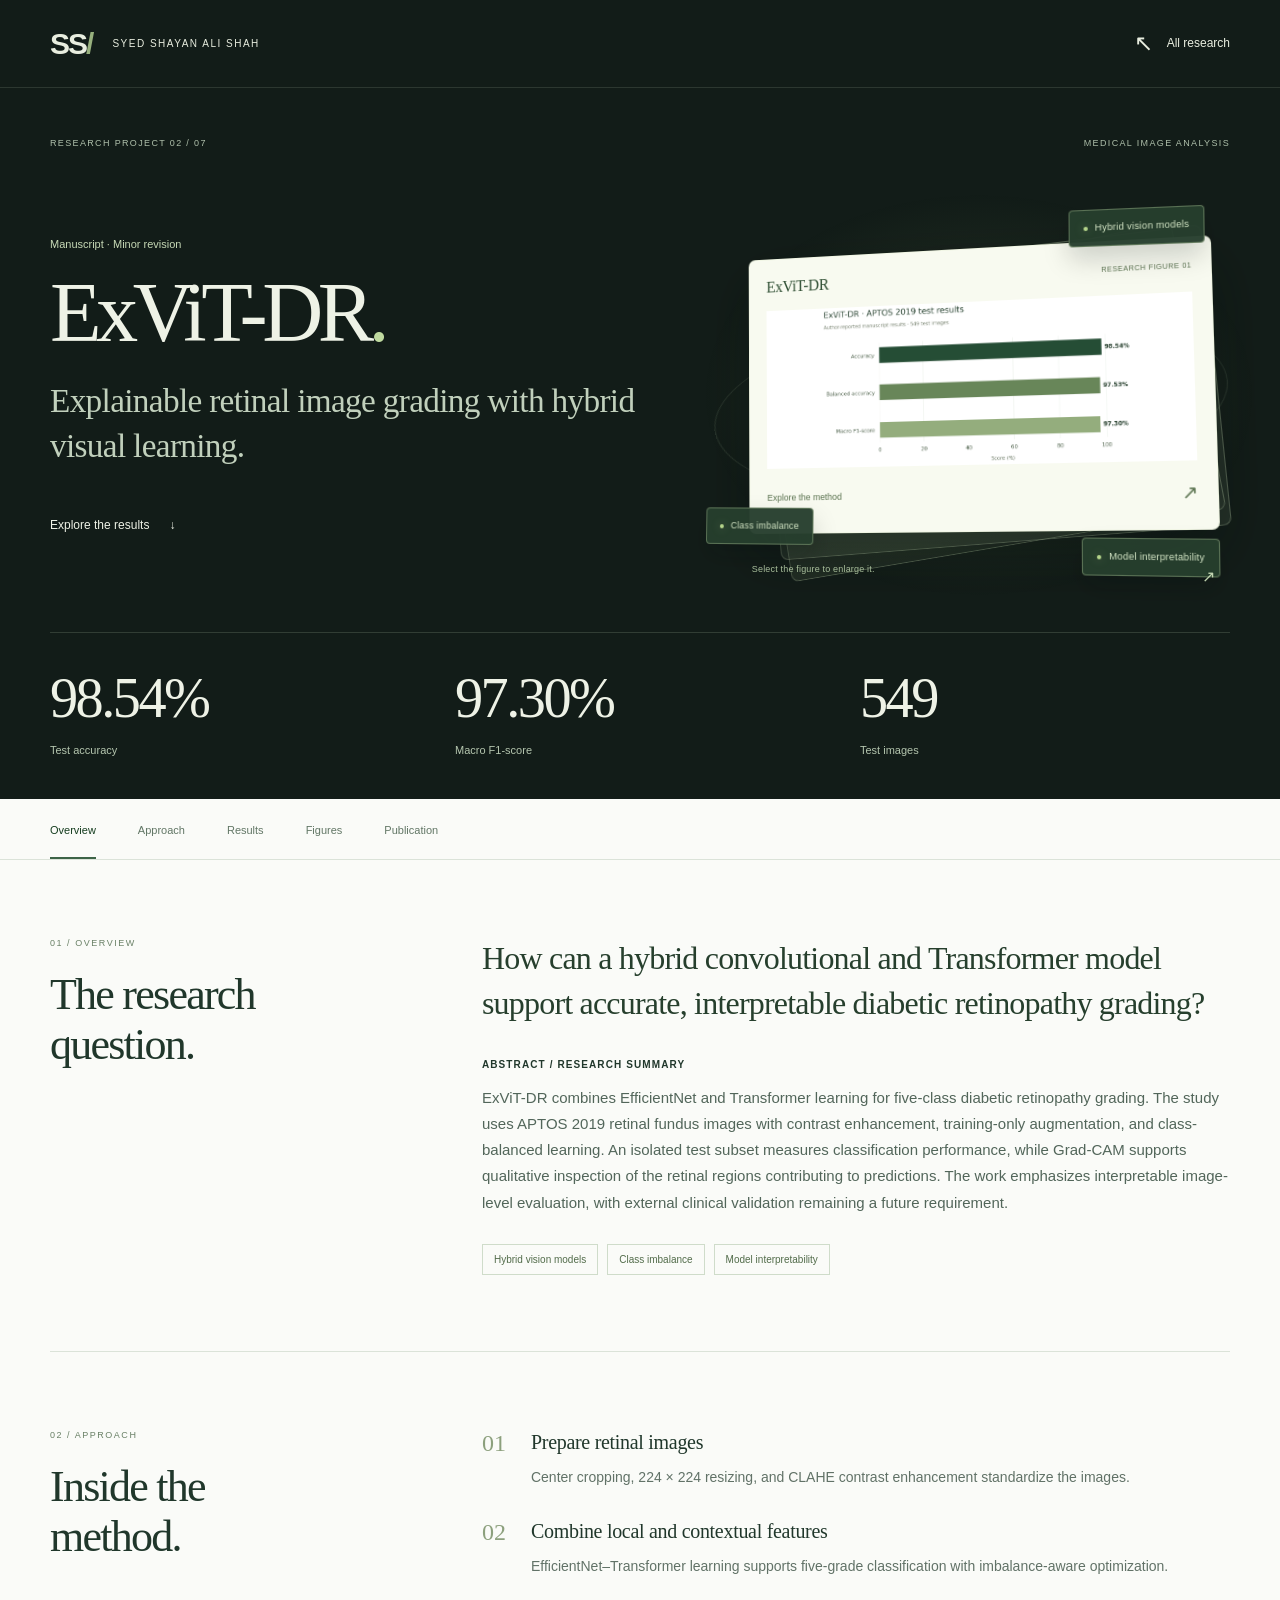
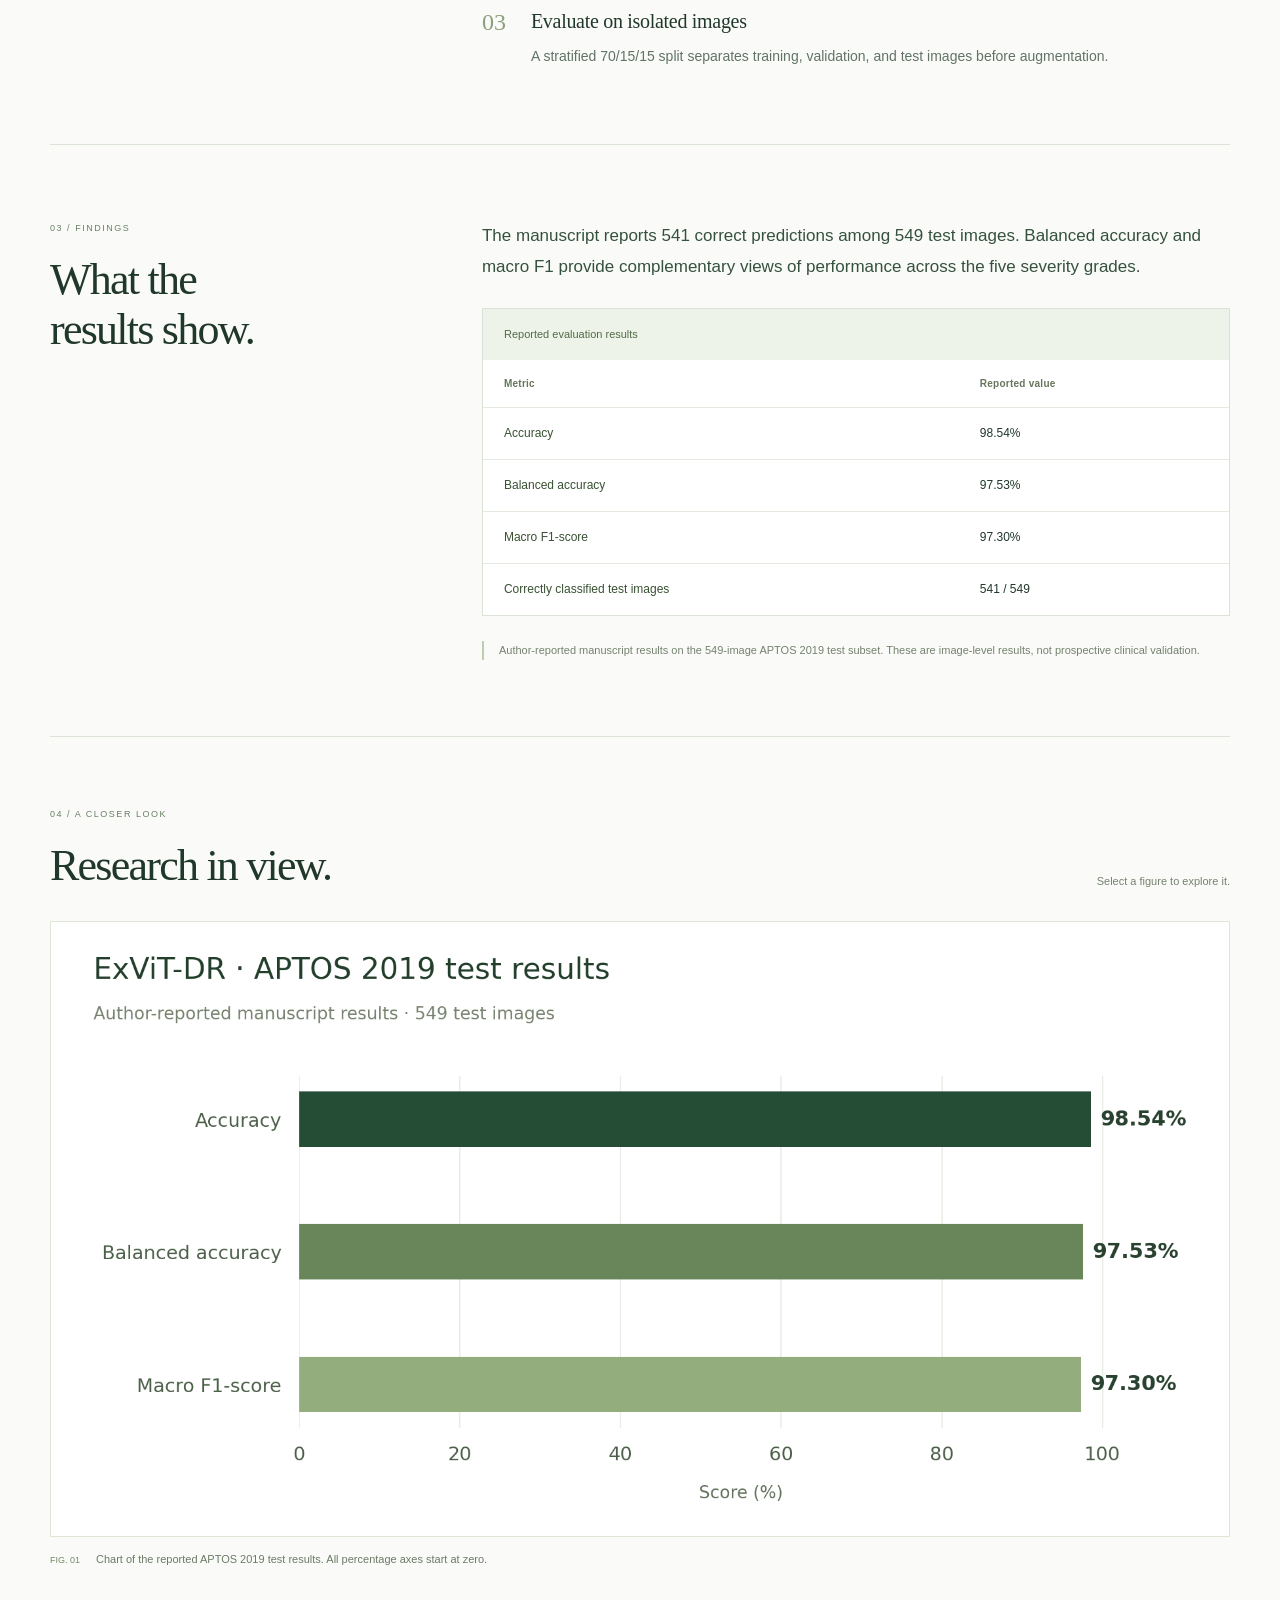
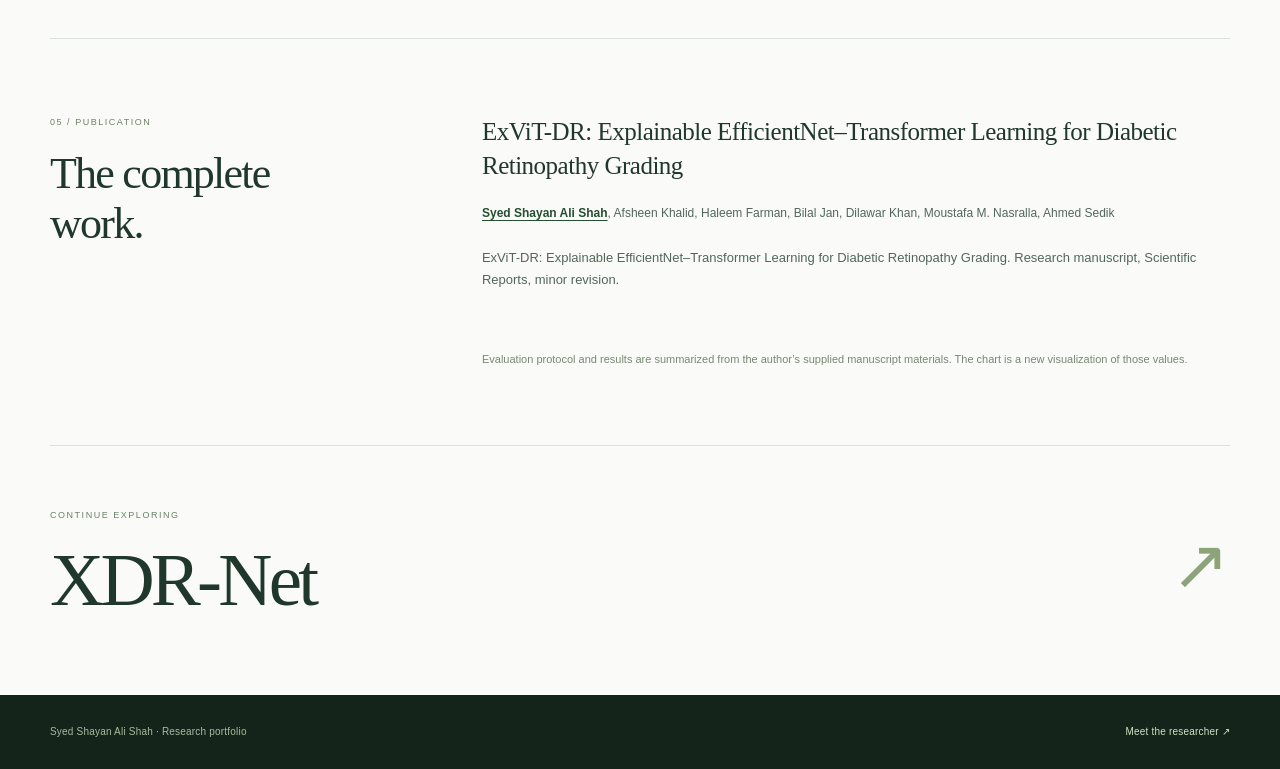
<file: projects/exvit-dr.html>
<!doctype html>
<html lang="en"><head><meta charset="utf-8"><meta name="viewport" content="width=device-width, initial-scale=1"><meta name="description" content="How can a hybrid convolutional and Transformer model support accurate, interpretable diabetic retinopathy grading?"><meta name="theme-color" content="#121c18"><title>ExViT-DR | Syed Shayan Ali Shah</title><link rel="icon" href="../assets/images/portrait.png"><link rel="stylesheet" href="../assets/css/project.css"><link rel="stylesheet" href="../assets/css/project-depth.css?v=20261030"><script src="../assets/js/project.js" defer></script><script src="../assets/js/project-depth.js" defer></script></head>
<body><a class="skip-link" href="#overview">Skip to project overview</a><div class="project-progress" aria-hidden="true"></div>
<header class="project-header"><a class="project-brand" href="../index.html">SS<span>/</span><span class="brand-name">SYED SHAYAN ALI SHAH</span></a><a class="back-link" href="../index.html#publications"><span aria-hidden="true">↖</span> All research</a></header>
<main><section class="project-hero"><div class="project-shell"><div class="project-eyebrow"><span>RESEARCH PROJECT 02 / 07</span><span>MEDICAL IMAGE ANALYSIS</span></div><div class="project-hero-grid"><div class="project-hero-copy"><p class="project-status">Manuscript · Minor revision</p><h1>ExViT-DR<span class="title-dot">.</span></h1><p class="project-deck">Explainable retinal image grading with hybrid visual learning.</p><div class="project-actions"><a class="text-link" href="#results">Explore the results <span aria-hidden="true">↓</span></a></div></div><figure class="research-depth-scene" aria-label="ExViT-DR research figure">
      <div class="research-depth-orbit" aria-hidden="true"></div>
      <div class="research-depth-rig">
        <span class="research-depth-sheet sheet-back" aria-hidden="true"></span><span class="research-depth-sheet sheet-middle" aria-hidden="true"></span>
        <a class="figure-open research-depth-panel" href="../assets/images/projects/exvit-results.png" data-caption="Chart of the reported APTOS 2019 test results. All percentage axes start at zero."><span class="research-depth-panel-head"><span>ExViT-DR</span><span>RESEARCH FIGURE 01</span></span><img src="../assets/images/projects/exvit-results.png" alt="ExViT-DR manuscript performance chart" loading="eager" decoding="async" width="1706" height="870"><span class="research-depth-panel-foot">Explore the method<span aria-hidden="true">↗</span></span></a>
        <span class="research-depth-chip chip-0" aria-hidden="true">Hybrid vision models</span><span class="research-depth-chip chip-1" aria-hidden="true">Class imbalance</span><span class="research-depth-chip chip-2" aria-hidden="true">Model interpretability</span>
      </div>
      <figcaption class="research-depth-caption">Select the figure to enlarge it.<span aria-hidden="true">↗</span></figcaption>
    </figure></div><div class="metrics"><div class="metric"><strong>98.54%</strong><span>Test accuracy</span></div><div class="metric"><strong>97.30%</strong><span>Macro F1-score</span></div><div class="metric"><strong>549</strong><span>Test images</span></div></div></div></section>
<nav class="project-nav" aria-label="Project sections"><div class="project-shell"><a href="#overview">Overview</a><a href="#approach">Approach</a><a href="#results">Results</a><a href="#figures">Figures</a><a href="#publication">Publication</a></div></nav>
<div class="project-shell project-content"><section id="overview" class="project-section"><div class="section-heading"><span class="section-number">01 / OVERVIEW</span><h2>The research<br>question.</h2></div><div class="section-body"><p class="research-question">How can a hybrid convolutional and Transformer model support accurate, interpretable diabetic retinopathy grading?</p><h3 class="eyebrow">Abstract / research summary</h3><p>ExViT-DR combines EfficientNet and Transformer learning for five-class diabetic retinopathy grading. The study uses APTOS 2019 retinal fundus images with contrast enhancement, training-only augmentation, and class-balanced learning. An isolated test subset measures classification performance, while Grad-CAM supports qualitative inspection of the retinal regions contributing to predictions. The work emphasizes interpretable image-level evaluation, with external clinical validation remaining a future requirement.</p><div class="topic-tags"><span>Hybrid vision models</span><span>Class imbalance</span><span>Model interpretability</span></div></div></section>
<section id="approach" class="project-section approach-section"><div class="section-heading"><span class="section-number">02 / APPROACH</span><h2>Inside the<br>method.</h2></div><ol class="method-steps"><li><span class="step-number">01</span><h3>Prepare retinal images</h3><p>Center cropping, 224 × 224 resizing, and CLAHE contrast enhancement standardize the images.</p></li><li><span class="step-number">02</span><h3>Combine local and contextual features</h3><p>EfficientNet–Transformer learning supports five-grade classification with imbalance-aware optimization.</p></li><li><span class="step-number">03</span><h3>Evaluate on isolated images</h3><p>A stratified 70/15/15 split separates training, validation, and test images before augmentation.</p></li></ol></section>
<section id="results" class="project-section"><div class="section-heading"><span class="section-number">03 / FINDINGS</span><h2>What the<br>results show.</h2></div><div class="section-body"><p class="finding-lead">The manuscript reports 541 correct predictions among 549 test images. Balanced accuracy and macro F1 provide complementary views of performance across the five severity grades.</p><div class="results-table-wrap" role="region" aria-label="Project results table" tabindex="0"><table><caption>Reported evaluation results</caption><thead><tr><th scope="col">Metric</th><th scope="col">Reported value</th></tr></thead><tbody><tr><th scope="row">Accuracy</th><td>98.54%</td></tr><tr><th scope="row">Balanced accuracy</th><td>97.53%</td></tr><tr><th scope="row">Macro F1-score</th><td>97.30%</td></tr><tr><th scope="row">Correctly classified test images</th><td>541 / 549</td></tr></tbody></table></div><p class="evaluation-note">Author-reported manuscript results on the 549-image APTOS 2019 test subset. These are image-level results, not prospective clinical validation.</p></div></section>
<section id="figures" class="figure-section"><div class="gallery-heading"><div><span class="section-number">04 / A CLOSER LOOK</span><h2>Research in view.</h2></div><p>Select a figure to explore it.</p></div><div class="figure-grid"><figure class="research-figure wide"><a class="figure-open" href="../assets/images/projects/exvit-results.png" data-caption="Chart of the reported APTOS 2019 test results. All percentage axes start at zero."><img src="../assets/images/projects/exvit-results.png" alt="ExViT-DR manuscript performance chart" loading="lazy" decoding="async" width="1706" height="870"><span class="figure-zoom">View full figure <span aria-hidden="true">↗</span></span></a><figcaption><span>FIG. 01</span>Chart of the reported APTOS 2019 test results. All percentage axes start at zero.</figcaption></figure></div></section>
<section id="publication" class="project-section publication-section"><div class="section-heading"><span class="section-number">05 / PUBLICATION</span><h2>The complete<br>work.</h2></div><div class="section-body"><h3 class="paper-title">ExViT-DR: Explainable EfficientNet–Transformer Learning for Diabetic Retinopathy Grading</h3><p class="authors"><span class="me">Syed Shayan Ali Shah</span>, Afsheen Khalid, Haleem Farman, Bilal Jan, Dilawar Khan, Moustafa M. Nasralla, Ahmed Sedik</p><p class="publication-citation">ExViT-DR: Explainable EfficientNet–Transformer Learning for Diabetic Retinopathy Grading. Research manuscript, Scientific Reports, minor revision.</p><div class="project-actions light"></div><p class="source-note">Evaluation protocol and results are summarized from the author’s supplied manuscript materials. The chart is a new visualization of those values. </p></div></section>
<a class="next-project" href="xdr-net.html"><span><span class="section-number">CONTINUE EXPLORING</span><strong>XDR-Net</strong></span><span class="next-arrow" aria-hidden="true">↗</span></a></div></main>
<footer class="project-footer"><span>Syed Shayan Ali Shah · Research portfolio</span><a href="../index.html#about">Meet the researcher ↗</a></footer>
<dialog class="figure-dialog" aria-label="Research figure viewer"><div class="dialog-toolbar"><span>RESEARCH FIGURE</span><button class="dialog-close" type="button" aria-label="Close figure">Close <span aria-hidden="true">×</span></button></div><div class="dialog-image-wrap"><img alt=""></div><div class="dialog-caption"><p></p><a target="_blank" rel="noopener">Open original image ↗</a></div></dialog>
</body></html>
</file>
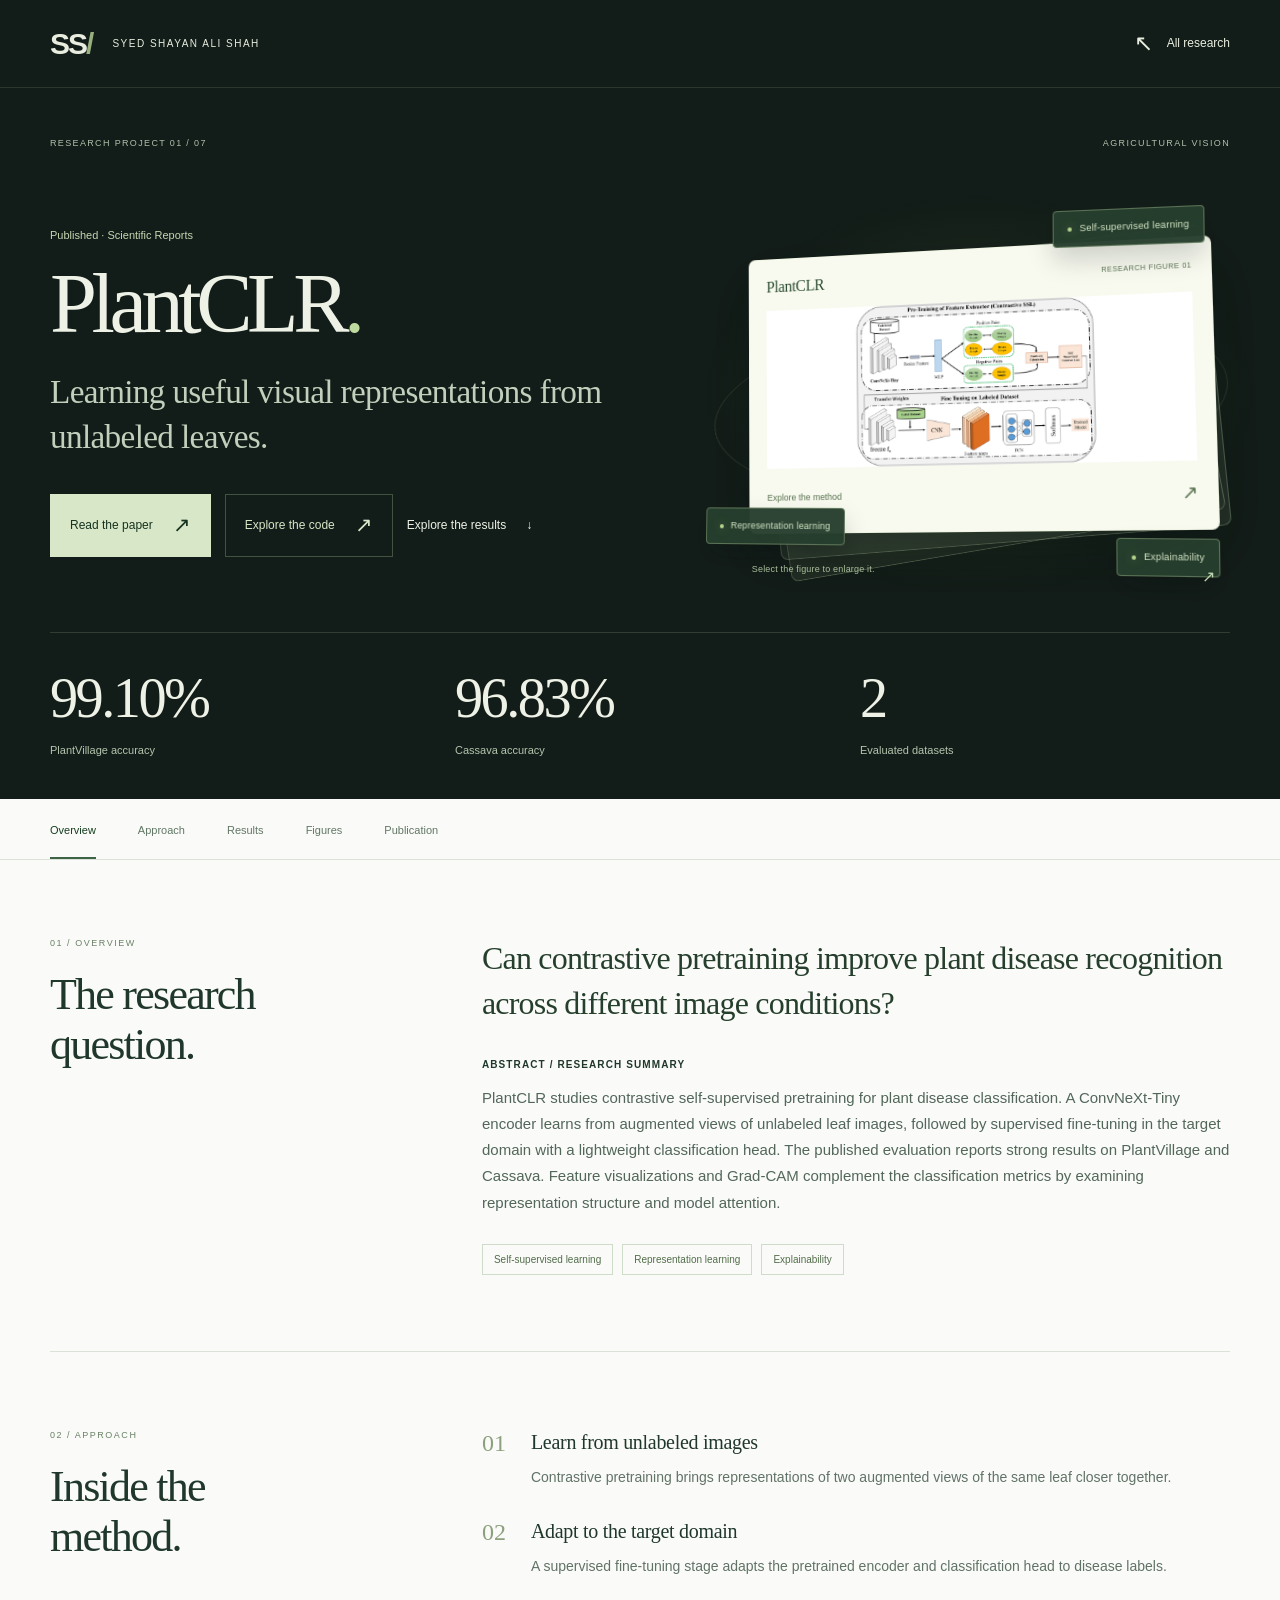
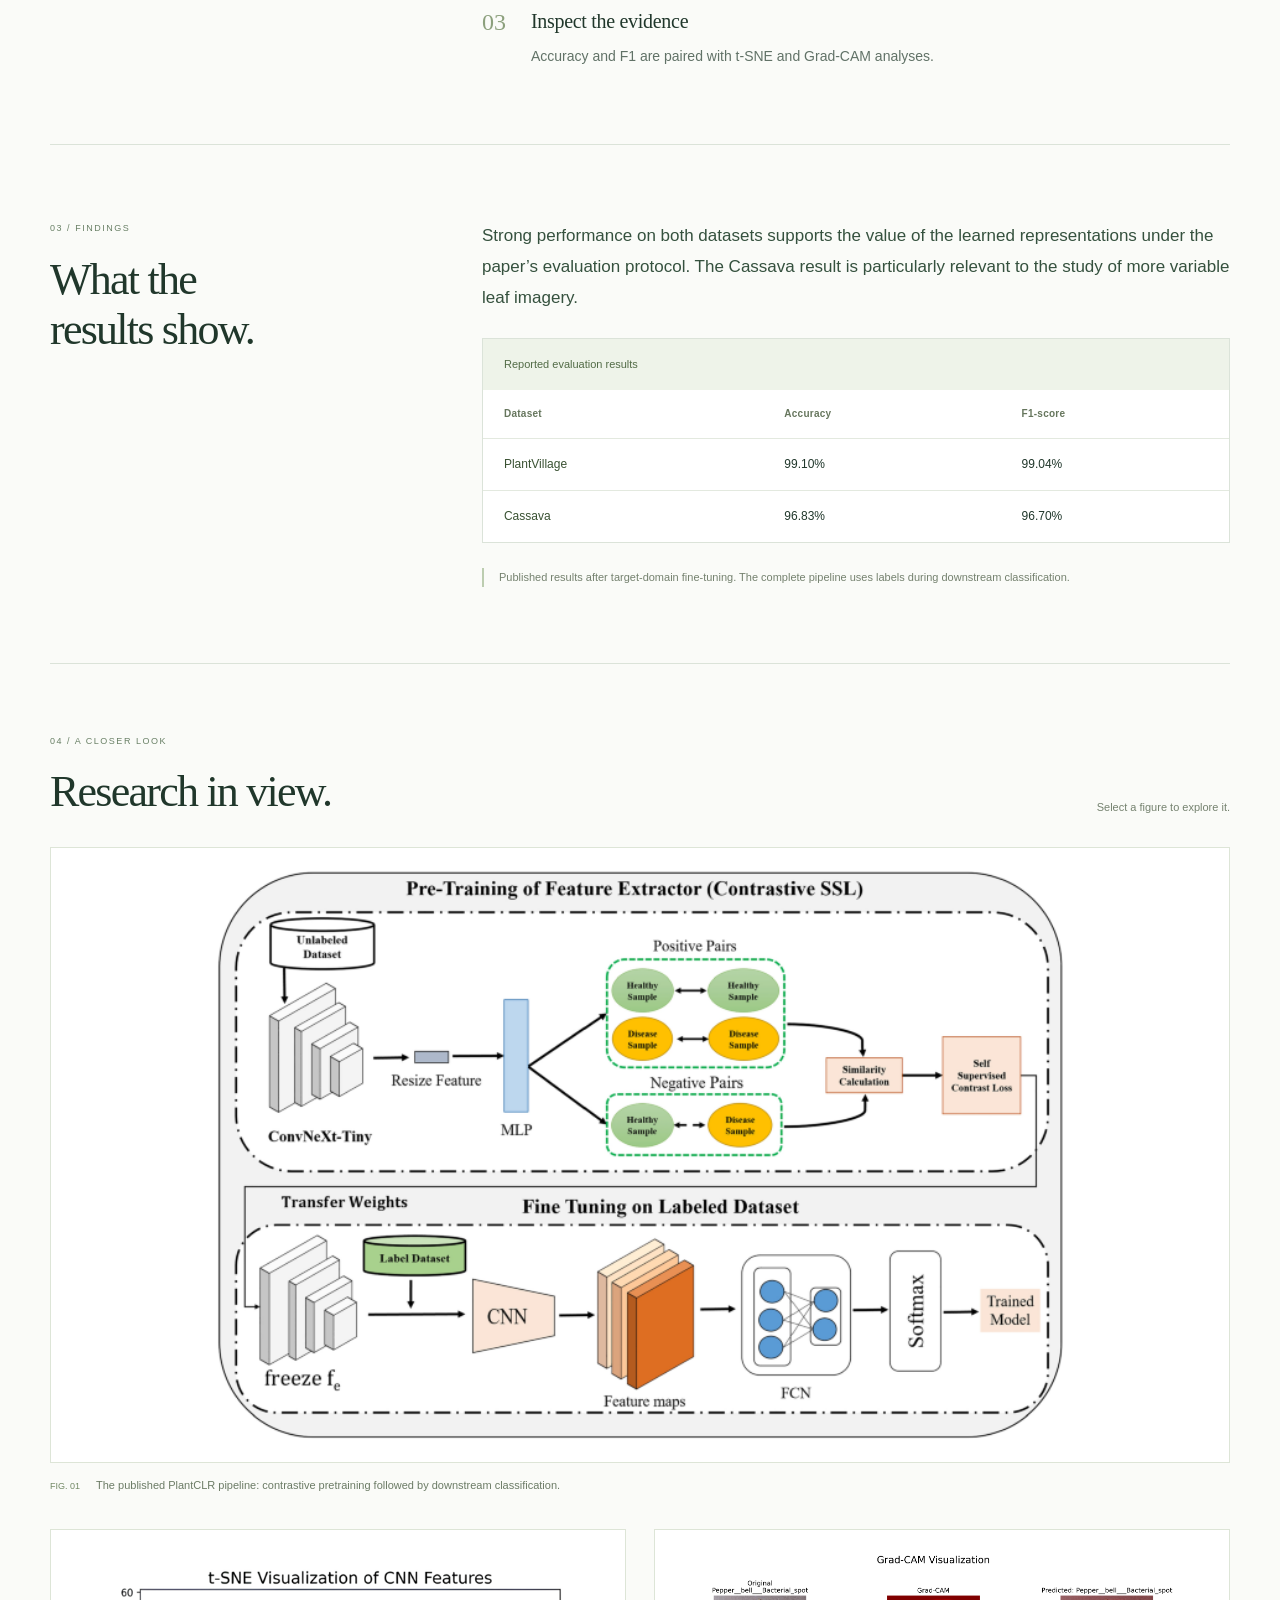
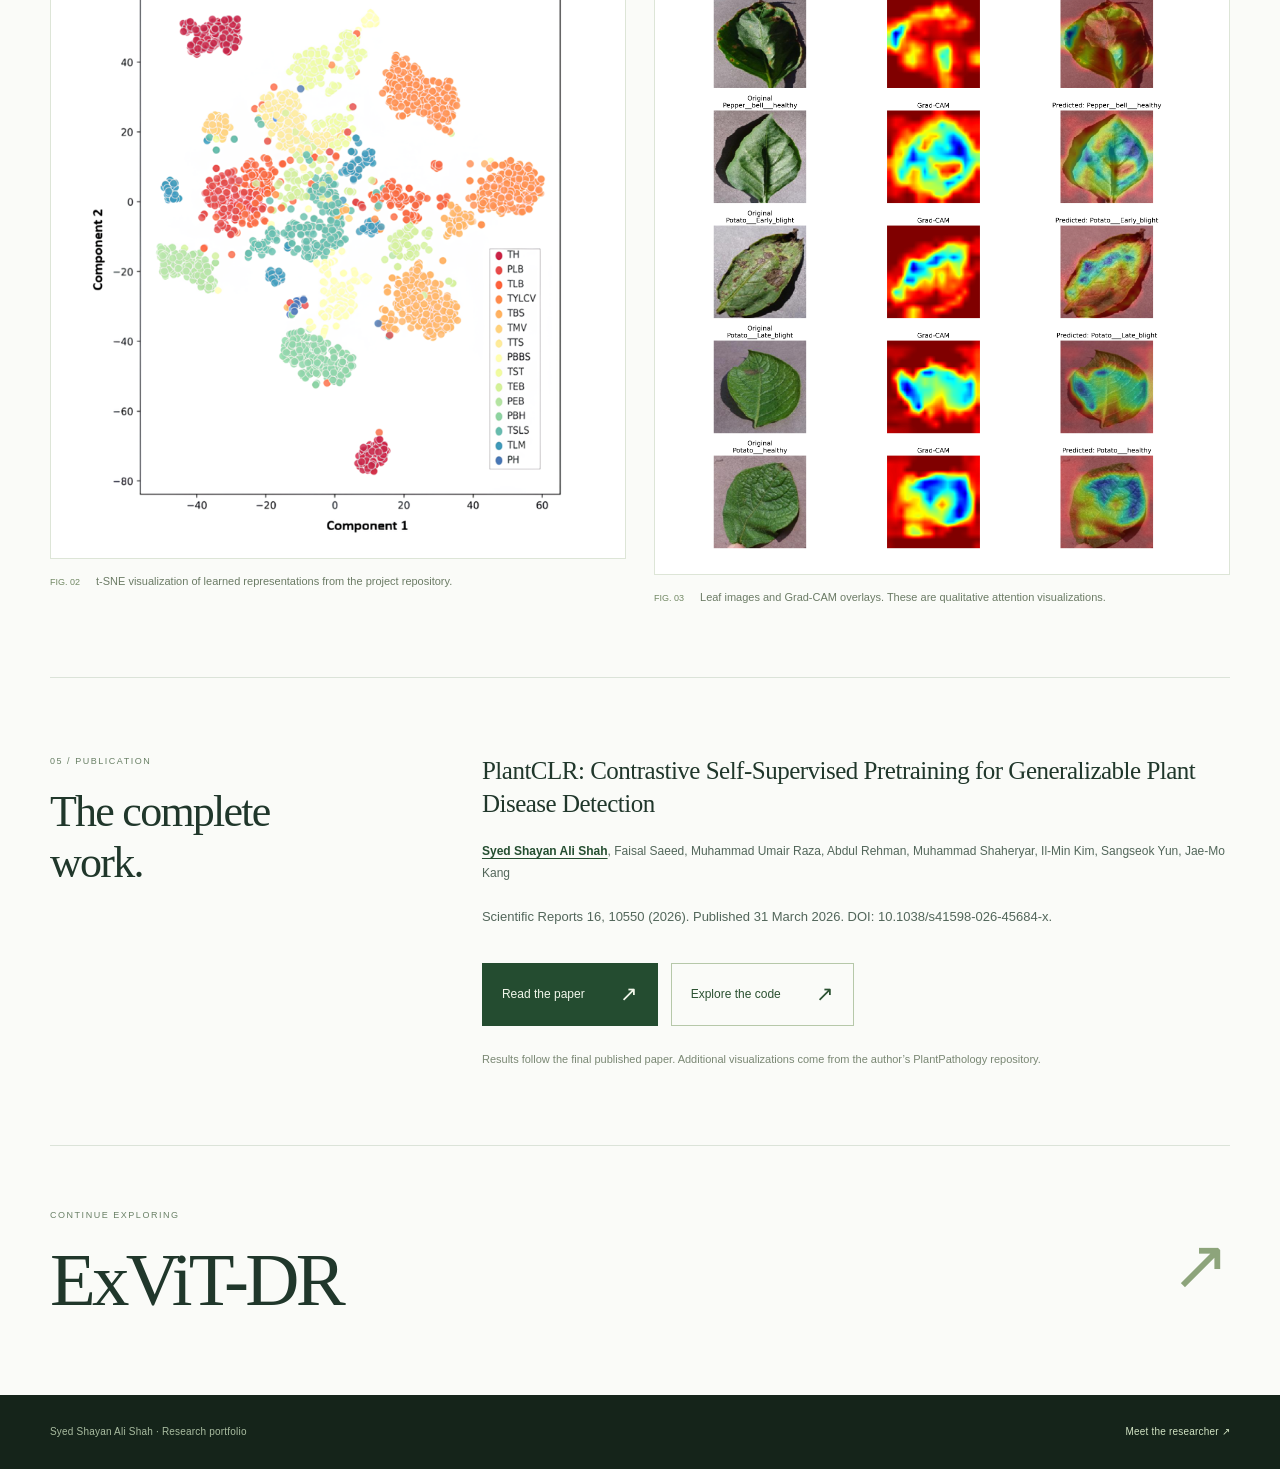
<file: projects/plantclr.html>
<!doctype html>
<html lang="en"><head><meta charset="utf-8"><meta name="viewport" content="width=device-width, initial-scale=1"><meta name="description" content="Can contrastive pretraining improve plant disease recognition across different image conditions?"><meta name="theme-color" content="#121c18"><title>PlantCLR | Syed Shayan Ali Shah</title><link rel="icon" href="../assets/images/portrait.png"><link rel="stylesheet" href="../assets/css/project.css"><link rel="stylesheet" href="../assets/css/project-depth.css?v=20261030"><script src="../assets/js/project.js" defer></script><script src="../assets/js/project-depth.js" defer></script></head>
<body><a class="skip-link" href="#overview">Skip to project overview</a><div class="project-progress" aria-hidden="true"></div>
<header class="project-header"><a class="project-brand" href="../index.html">SS<span>/</span><span class="brand-name">SYED SHAYAN ALI SHAH</span></a><a class="back-link" href="../index.html#publications"><span aria-hidden="true">↖</span> All research</a></header>
<main><section class="project-hero"><div class="project-shell"><div class="project-eyebrow"><span>RESEARCH PROJECT 01 / 07</span><span>AGRICULTURAL VISION</span></div><div class="project-hero-grid"><div class="project-hero-copy"><p class="project-status">Published · Scientific Reports</p><h1>PlantCLR<span class="title-dot">.</span></h1><p class="project-deck">Learning useful visual representations from unlabeled leaves.</p><div class="project-actions"><a class="project-button" href="https://www.nature.com/articles/s41598-026-45684-x" target="_blank" rel="noopener">Read the paper <span aria-hidden="true">↗</span></a><a class="project-button" href="https://github.com/itsCodeBakery/PlantPathology" target="_blank" rel="noopener">Explore the code <span aria-hidden="true">↗</span></a><a class="text-link" href="#results">Explore the results <span aria-hidden="true">↓</span></a></div></div><figure class="research-depth-scene" aria-label="PlantCLR research figure">
      <div class="research-depth-orbit" aria-hidden="true"></div>
      <div class="research-depth-rig">
        <span class="research-depth-sheet sheet-back" aria-hidden="true"></span><span class="research-depth-sheet sheet-middle" aria-hidden="true"></span>
        <a class="figure-open research-depth-panel" href="../assets/images/plantclr.png" data-caption="The published PlantCLR pipeline: contrastive pretraining followed by downstream classification."><span class="research-depth-panel-head"><span>PlantCLR</span><span>RESEARCH FIGURE 01</span></span><img src="../assets/images/plantclr.png" alt="PlantCLR architecture" loading="eager" decoding="async" width="685" height="460"><span class="research-depth-panel-foot">Explore the method<span aria-hidden="true">↗</span></span></a>
        <span class="research-depth-chip chip-0" aria-hidden="true">Self-supervised learning</span><span class="research-depth-chip chip-1" aria-hidden="true">Representation learning</span><span class="research-depth-chip chip-2" aria-hidden="true">Explainability</span>
      </div>
      <figcaption class="research-depth-caption">Select the figure to enlarge it.<span aria-hidden="true">↗</span></figcaption>
    </figure></div><div class="metrics"><div class="metric"><strong>99.10%</strong><span>PlantVillage accuracy</span></div><div class="metric"><strong>96.83%</strong><span>Cassava accuracy</span></div><div class="metric"><strong>2</strong><span>Evaluated datasets</span></div></div></div></section>
<nav class="project-nav" aria-label="Project sections"><div class="project-shell"><a href="#overview">Overview</a><a href="#approach">Approach</a><a href="#results">Results</a><a href="#figures">Figures</a><a href="#publication">Publication</a></div></nav>
<div class="project-shell project-content"><section id="overview" class="project-section"><div class="section-heading"><span class="section-number">01 / OVERVIEW</span><h2>The research<br>question.</h2></div><div class="section-body"><p class="research-question">Can contrastive pretraining improve plant disease recognition across different image conditions?</p><h3 class="eyebrow">Abstract / research summary</h3><p>PlantCLR studies contrastive self-supervised pretraining for plant disease classification. A ConvNeXt-Tiny encoder learns from augmented views of unlabeled leaf images, followed by supervised fine-tuning in the target domain with a lightweight classification head. The published evaluation reports strong results on PlantVillage and Cassava. Feature visualizations and Grad-CAM complement the classification metrics by examining representation structure and model attention.</p><div class="topic-tags"><span>Self-supervised learning</span><span>Representation learning</span><span>Explainability</span></div></div></section>
<section id="approach" class="project-section approach-section"><div class="section-heading"><span class="section-number">02 / APPROACH</span><h2>Inside the<br>method.</h2></div><ol class="method-steps"><li><span class="step-number">01</span><h3>Learn from unlabeled images</h3><p>Contrastive pretraining brings representations of two augmented views of the same leaf closer together.</p></li><li><span class="step-number">02</span><h3>Adapt to the target domain</h3><p>A supervised fine-tuning stage adapts the pretrained encoder and classification head to disease labels.</p></li><li><span class="step-number">03</span><h3>Inspect the evidence</h3><p>Accuracy and F1 are paired with t-SNE and Grad-CAM analyses.</p></li></ol></section>
<section id="results" class="project-section"><div class="section-heading"><span class="section-number">03 / FINDINGS</span><h2>What the<br>results show.</h2></div><div class="section-body"><p class="finding-lead">Strong performance on both datasets supports the value of the learned representations under the paper’s evaluation protocol. The Cassava result is particularly relevant to the study of more variable leaf imagery.</p><div class="results-table-wrap" role="region" aria-label="Project results table" tabindex="0"><table><caption>Reported evaluation results</caption><thead><tr><th scope="col">Dataset</th><th scope="col">Accuracy</th><th scope="col">F1-score</th></tr></thead><tbody><tr><th scope="row">PlantVillage</th><td>99.10%</td><td>99.04%</td></tr><tr><th scope="row">Cassava</th><td>96.83%</td><td>96.70%</td></tr></tbody></table></div><p class="evaluation-note">Published results after target-domain fine-tuning. The complete pipeline uses labels during downstream classification.</p></div></section>
<section id="figures" class="figure-section"><div class="gallery-heading"><div><span class="section-number">04 / A CLOSER LOOK</span><h2>Research in view.</h2></div><p>Select a figure to explore it.</p></div><div class="figure-grid"><figure class="research-figure wide"><a class="figure-open" href="../assets/images/plantclr.png" data-caption="The published PlantCLR pipeline: contrastive pretraining followed by downstream classification."><img src="../assets/images/plantclr.png" alt="PlantCLR architecture" loading="lazy" decoding="async" width="685" height="460"><span class="figure-zoom">View full figure <span aria-hidden="true">↗</span></span></a><figcaption><span>FIG. 01</span>The published PlantCLR pipeline: contrastive pretraining followed by downstream classification.</figcaption></figure><figure class="research-figure "><a class="figure-open" href="../assets/images/projects/plantclr-tsne.png" data-caption="t-SNE visualization of learned representations from the project repository."><img src="../assets/images/projects/plantclr-tsne.png" alt="PlantCLR feature visualization" loading="lazy" decoding="async" width="716" height="789"><span class="figure-zoom">View full figure <span aria-hidden="true">↗</span></span></a><figcaption><span>FIG. 02</span>t-SNE visualization of learned representations from the project repository.</figcaption></figure><figure class="research-figure "><a class="figure-open" href="../assets/images/projects/plantclr-gradcam.png" data-caption="Leaf images and Grad-CAM overlays. These are qualitative attention visualizations."><img src="../assets/images/projects/plantclr-gradcam.png" alt="PlantCLR Grad-CAM examples" loading="lazy" decoding="async" width="3623" height="4649"><span class="figure-zoom">View full figure <span aria-hidden="true">↗</span></span></a><figcaption><span>FIG. 03</span>Leaf images and Grad-CAM overlays. These are qualitative attention visualizations.</figcaption></figure></div></section>
<section id="publication" class="project-section publication-section"><div class="section-heading"><span class="section-number">05 / PUBLICATION</span><h2>The complete<br>work.</h2></div><div class="section-body"><h3 class="paper-title">PlantCLR: Contrastive Self-Supervised Pretraining for Generalizable Plant Disease Detection</h3><p class="authors"><span class="me">Syed Shayan Ali Shah</span>, Faisal Saeed, Muhammad Umair Raza, Abdul Rehman, Muhammad Shaheryar, Il-Min Kim, Sangseok Yun, Jae-Mo Kang</p><p class="publication-citation">Scientific Reports 16, 10550 (2026). Published 31 March 2026. DOI: 10.1038/s41598-026-45684-x.</p><div class="project-actions light"><a class="project-button" href="https://www.nature.com/articles/s41598-026-45684-x" target="_blank" rel="noopener">Read the paper <span aria-hidden="true">↗</span></a><a class="project-button" href="https://github.com/itsCodeBakery/PlantPathology" target="_blank" rel="noopener">Explore the code <span aria-hidden="true">↗</span></a></div><p class="source-note">Results follow the final published paper. Additional visualizations come from the author’s PlantPathology repository. </p></div></section>
<a class="next-project" href="exvit-dr.html"><span><span class="section-number">CONTINUE EXPLORING</span><strong>ExViT-DR</strong></span><span class="next-arrow" aria-hidden="true">↗</span></a></div></main>
<footer class="project-footer"><span>Syed Shayan Ali Shah · Research portfolio</span><a href="../index.html#about">Meet the researcher ↗</a></footer>
<dialog class="figure-dialog" aria-label="Research figure viewer"><div class="dialog-toolbar"><span>RESEARCH FIGURE</span><button class="dialog-close" type="button" aria-label="Close figure">Close <span aria-hidden="true">×</span></button></div><div class="dialog-image-wrap"><img alt=""></div><div class="dialog-caption"><p></p><a target="_blank" rel="noopener">Open original image ↗</a></div></dialog>
</body></html>
</file>
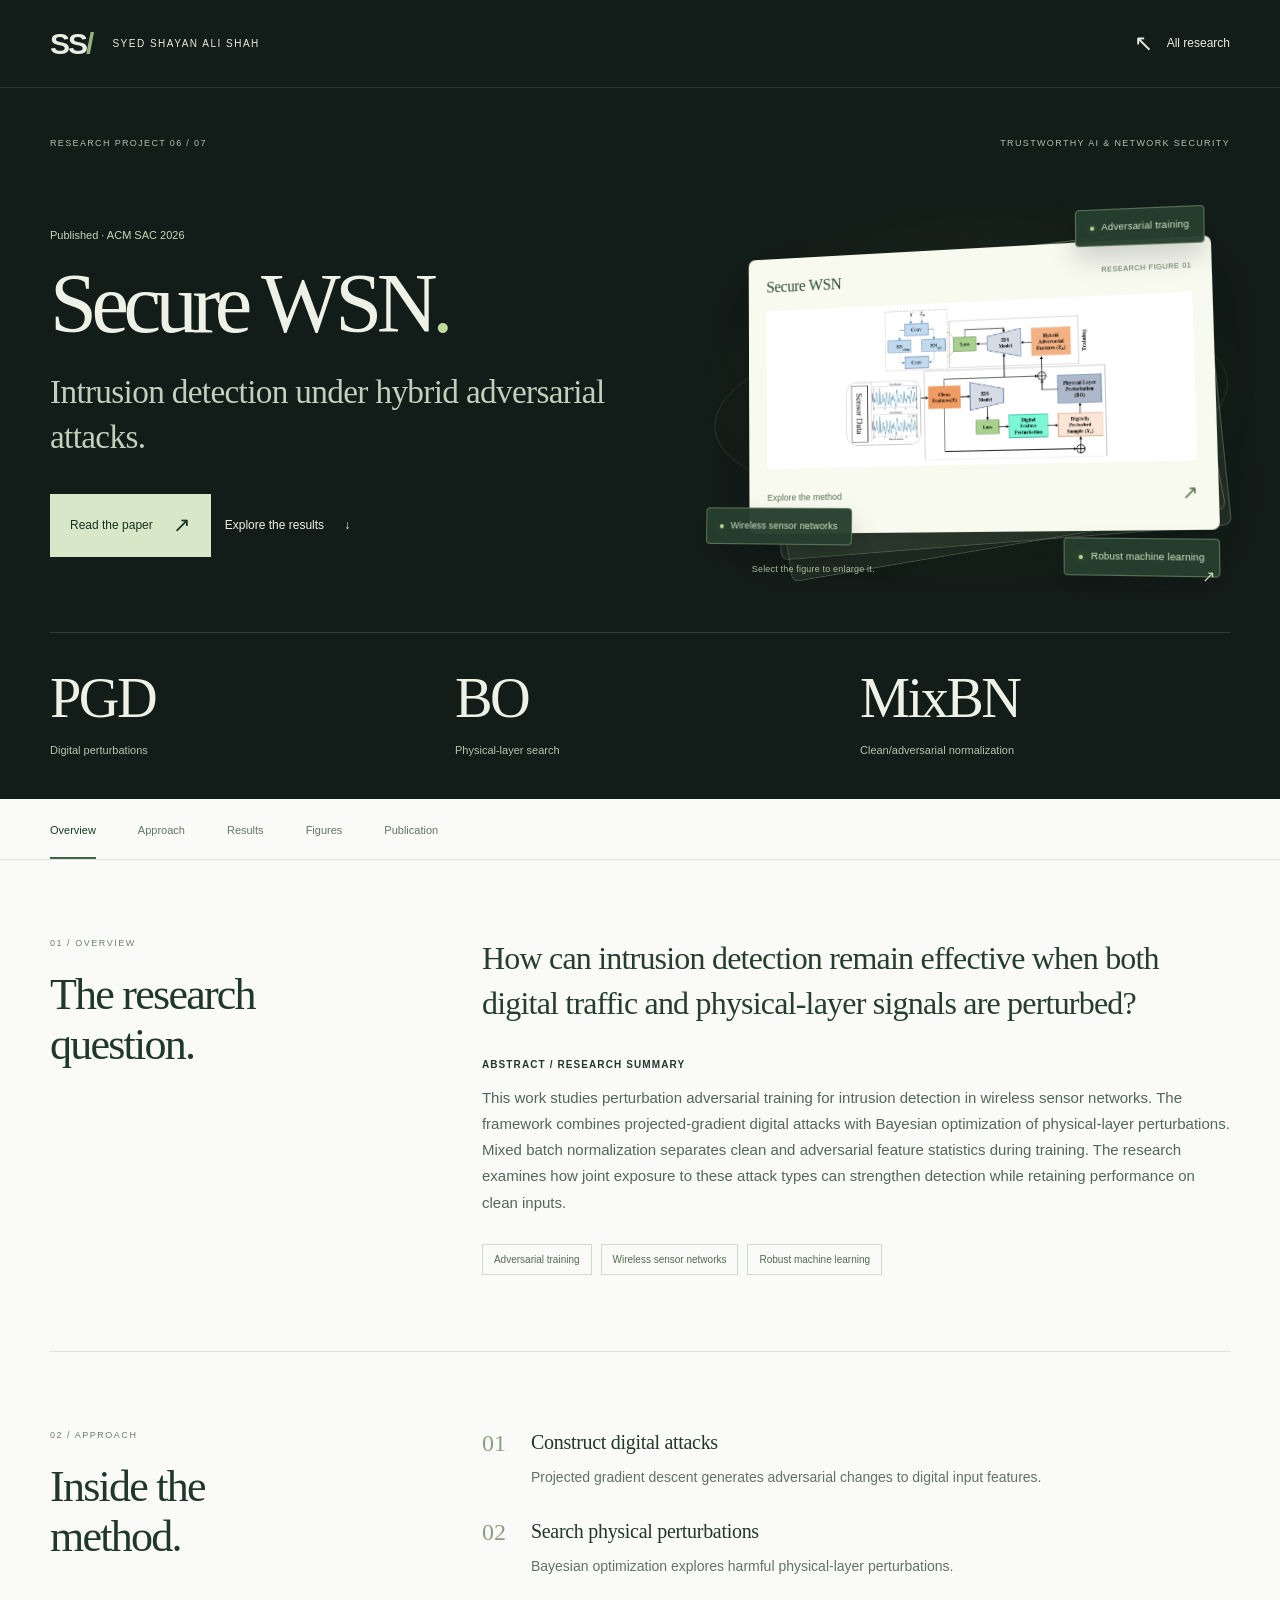
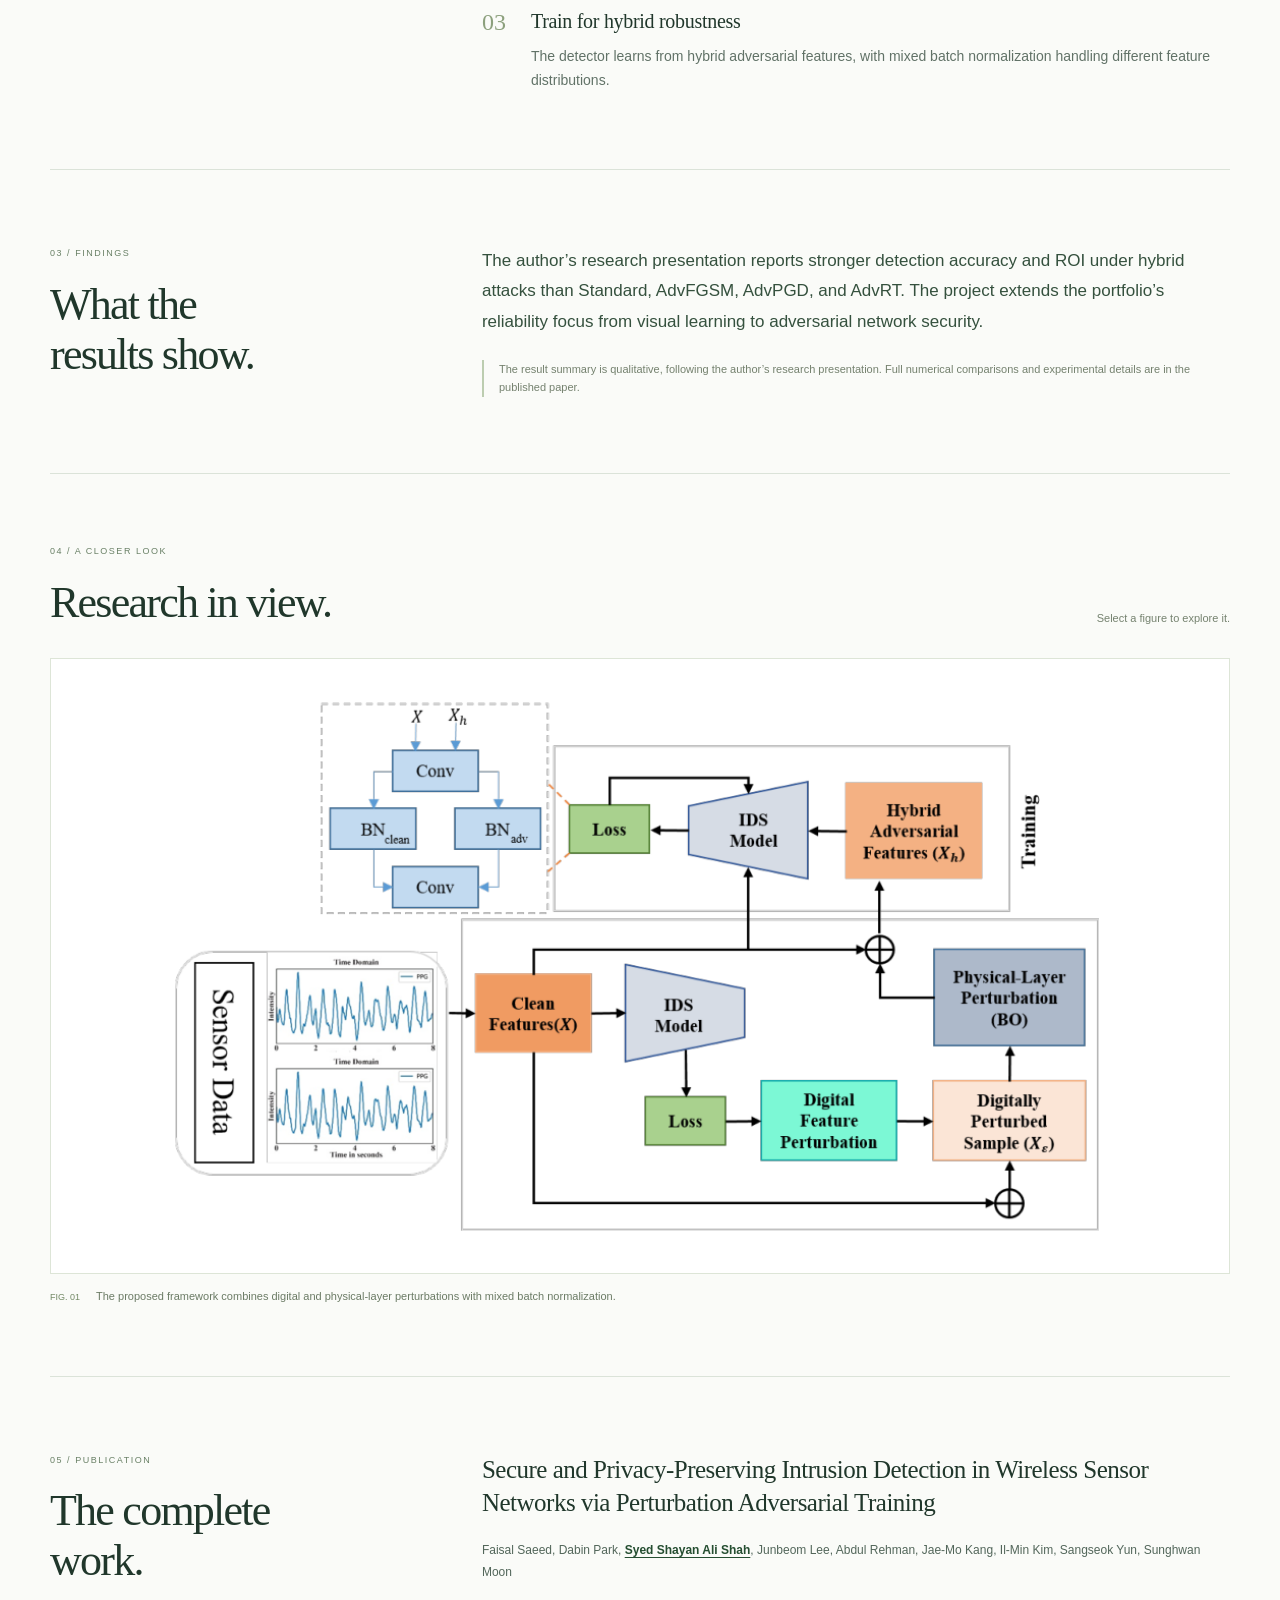
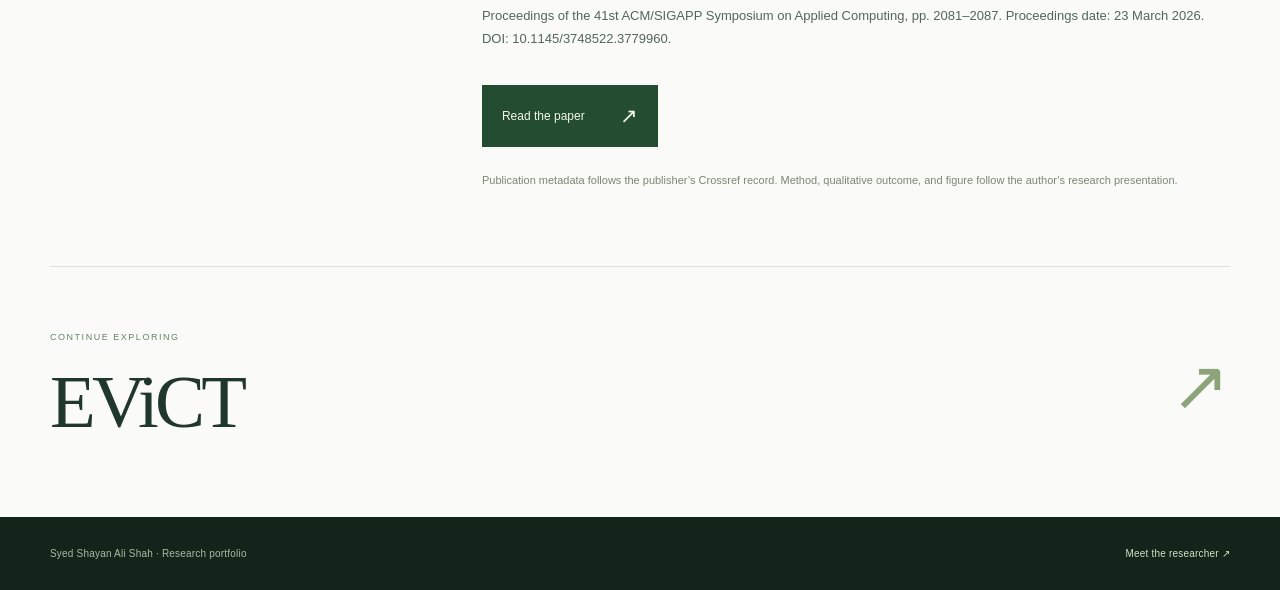
<file: projects/secure-wsn.html>
<!doctype html>
<html lang="en"><head><meta charset="utf-8"><meta name="viewport" content="width=device-width, initial-scale=1"><meta name="description" content="How can intrusion detection remain effective when both digital traffic and physical-layer signals are perturbed?"><meta name="theme-color" content="#121c18"><title>Secure WSN | Syed Shayan Ali Shah</title><link rel="icon" href="../assets/images/portrait.png"><link rel="stylesheet" href="../assets/css/project.css"><link rel="stylesheet" href="../assets/css/project-depth.css?v=20261030"><script src="../assets/js/project.js" defer></script><script src="../assets/js/project-depth.js" defer></script></head>
<body><a class="skip-link" href="#overview">Skip to project overview</a><div class="project-progress" aria-hidden="true"></div>
<header class="project-header"><a class="project-brand" href="../index.html">SS<span>/</span><span class="brand-name">SYED SHAYAN ALI SHAH</span></a><a class="back-link" href="../index.html#publications"><span aria-hidden="true">↖</span> All research</a></header>
<main><section class="project-hero"><div class="project-shell"><div class="project-eyebrow"><span>RESEARCH PROJECT 06 / 07</span><span>TRUSTWORTHY AI &amp; NETWORK SECURITY</span></div><div class="project-hero-grid"><div class="project-hero-copy"><p class="project-status">Published · ACM SAC 2026</p><h1>Secure WSN<span class="title-dot">.</span></h1><p class="project-deck">Intrusion detection under hybrid adversarial attacks.</p><div class="project-actions"><a class="project-button" href="https://dl.acm.org/doi/10.1145/3748522.3779960" target="_blank" rel="noopener">Read the paper <span aria-hidden="true">↗</span></a><a class="text-link" href="#results">Explore the results <span aria-hidden="true">↓</span></a></div></div><figure class="research-depth-scene" aria-label="Secure WSN research figure">
      <div class="research-depth-orbit" aria-hidden="true"></div>
      <div class="research-depth-rig">
        <span class="research-depth-sheet sheet-back" aria-hidden="true"></span><span class="research-depth-sheet sheet-middle" aria-hidden="true"></span>
        <a class="figure-open research-depth-panel" href="../assets/images/projects/wsn-method.png" data-caption="The proposed framework combines digital and physical-layer perturbations with mixed batch normalization."><span class="research-depth-panel-head"><span>Secure WSN</span><span>RESEARCH FIGURE 01</span></span><img src="../assets/images/projects/wsn-method.png" alt="Perturbation adversarial training framework" loading="eager" decoding="async" width="1030" height="560"><span class="research-depth-panel-foot">Explore the method<span aria-hidden="true">↗</span></span></a>
        <span class="research-depth-chip chip-0" aria-hidden="true">Adversarial training</span><span class="research-depth-chip chip-1" aria-hidden="true">Wireless sensor networks</span><span class="research-depth-chip chip-2" aria-hidden="true">Robust machine learning</span>
      </div>
      <figcaption class="research-depth-caption">Select the figure to enlarge it.<span aria-hidden="true">↗</span></figcaption>
    </figure></div><div class="metrics"><div class="metric"><strong>PGD</strong><span>Digital perturbations</span></div><div class="metric"><strong>BO</strong><span>Physical-layer search</span></div><div class="metric"><strong>MixBN</strong><span>Clean/adversarial normalization</span></div></div></div></section>
<nav class="project-nav" aria-label="Project sections"><div class="project-shell"><a href="#overview">Overview</a><a href="#approach">Approach</a><a href="#results">Results</a><a href="#figures">Figures</a><a href="#publication">Publication</a></div></nav>
<div class="project-shell project-content"><section id="overview" class="project-section"><div class="section-heading"><span class="section-number">01 / OVERVIEW</span><h2>The research<br>question.</h2></div><div class="section-body"><p class="research-question">How can intrusion detection remain effective when both digital traffic and physical-layer signals are perturbed?</p><h3 class="eyebrow">Abstract / research summary</h3><p>This work studies perturbation adversarial training for intrusion detection in wireless sensor networks. The framework combines projected-gradient digital attacks with Bayesian optimization of physical-layer perturbations. Mixed batch normalization separates clean and adversarial feature statistics during training. The research examines how joint exposure to these attack types can strengthen detection while retaining performance on clean inputs.</p><div class="topic-tags"><span>Adversarial training</span><span>Wireless sensor networks</span><span>Robust machine learning</span></div></div></section>
<section id="approach" class="project-section approach-section"><div class="section-heading"><span class="section-number">02 / APPROACH</span><h2>Inside the<br>method.</h2></div><ol class="method-steps"><li><span class="step-number">01</span><h3>Construct digital attacks</h3><p>Projected gradient descent generates adversarial changes to digital input features.</p></li><li><span class="step-number">02</span><h3>Search physical perturbations</h3><p>Bayesian optimization explores harmful physical-layer perturbations.</p></li><li><span class="step-number">03</span><h3>Train for hybrid robustness</h3><p>The detector learns from hybrid adversarial features, with mixed batch normalization handling different feature distributions.</p></li></ol></section>
<section id="results" class="project-section"><div class="section-heading"><span class="section-number">03 / FINDINGS</span><h2>What the<br>results show.</h2></div><div class="section-body"><p class="finding-lead">The author’s research presentation reports stronger detection accuracy and ROI under hybrid attacks than Standard, AdvFGSM, AdvPGD, and AdvRT. The project extends the portfolio’s reliability focus from visual learning to adversarial network security.</p><p class="evaluation-note">The result summary is qualitative, following the author’s research presentation. Full numerical comparisons and experimental details are in the published paper.</p></div></section>
<section id="figures" class="figure-section"><div class="gallery-heading"><div><span class="section-number">04 / A CLOSER LOOK</span><h2>Research in view.</h2></div><p>Select a figure to explore it.</p></div><div class="figure-grid"><figure class="research-figure wide"><a class="figure-open" href="../assets/images/projects/wsn-method.png" data-caption="The proposed framework combines digital and physical-layer perturbations with mixed batch normalization."><img src="../assets/images/projects/wsn-method.png" alt="Perturbation adversarial training framework" loading="lazy" decoding="async" width="1030" height="560"><span class="figure-zoom">View full figure <span aria-hidden="true">↗</span></span></a><figcaption><span>FIG. 01</span>The proposed framework combines digital and physical-layer perturbations with mixed batch normalization.</figcaption></figure></div></section>
<section id="publication" class="project-section publication-section"><div class="section-heading"><span class="section-number">05 / PUBLICATION</span><h2>The complete<br>work.</h2></div><div class="section-body"><h3 class="paper-title">Secure and Privacy-Preserving Intrusion Detection in Wireless Sensor Networks via Perturbation Adversarial Training</h3><p class="authors">Faisal Saeed, Dabin Park, <span class="me">Syed Shayan Ali Shah</span>, Junbeom Lee, Abdul Rehman, Jae-Mo Kang, Il-Min Kim, Sangseok Yun, Sunghwan Moon</p><p class="publication-citation">Proceedings of the 41st ACM/SIGAPP Symposium on Applied Computing, pp. 2081–2087. Proceedings date: 23 March 2026. DOI: 10.1145/3748522.3779960.</p><div class="project-actions light"><a class="project-button" href="https://dl.acm.org/doi/10.1145/3748522.3779960" target="_blank" rel="noopener">Read the paper <span aria-hidden="true">↗</span></a></div><p class="source-note">Publication metadata follows the publisher’s Crossref record. Method, qualitative outcome, and figure follow the author’s research presentation. </p></div></section>
<a class="next-project" href="evict.html"><span><span class="section-number">CONTINUE EXPLORING</span><strong>EViCT</strong></span><span class="next-arrow" aria-hidden="true">↗</span></a></div></main>
<footer class="project-footer"><span>Syed Shayan Ali Shah · Research portfolio</span><a href="../index.html#about">Meet the researcher ↗</a></footer>
<dialog class="figure-dialog" aria-label="Research figure viewer"><div class="dialog-toolbar"><span>RESEARCH FIGURE</span><button class="dialog-close" type="button" aria-label="Close figure">Close <span aria-hidden="true">×</span></button></div><div class="dialog-image-wrap"><img alt=""></div><div class="dialog-caption"><p></p><a target="_blank" rel="noopener">Open original image ↗</a></div></dialog>
</body></html>
</file>
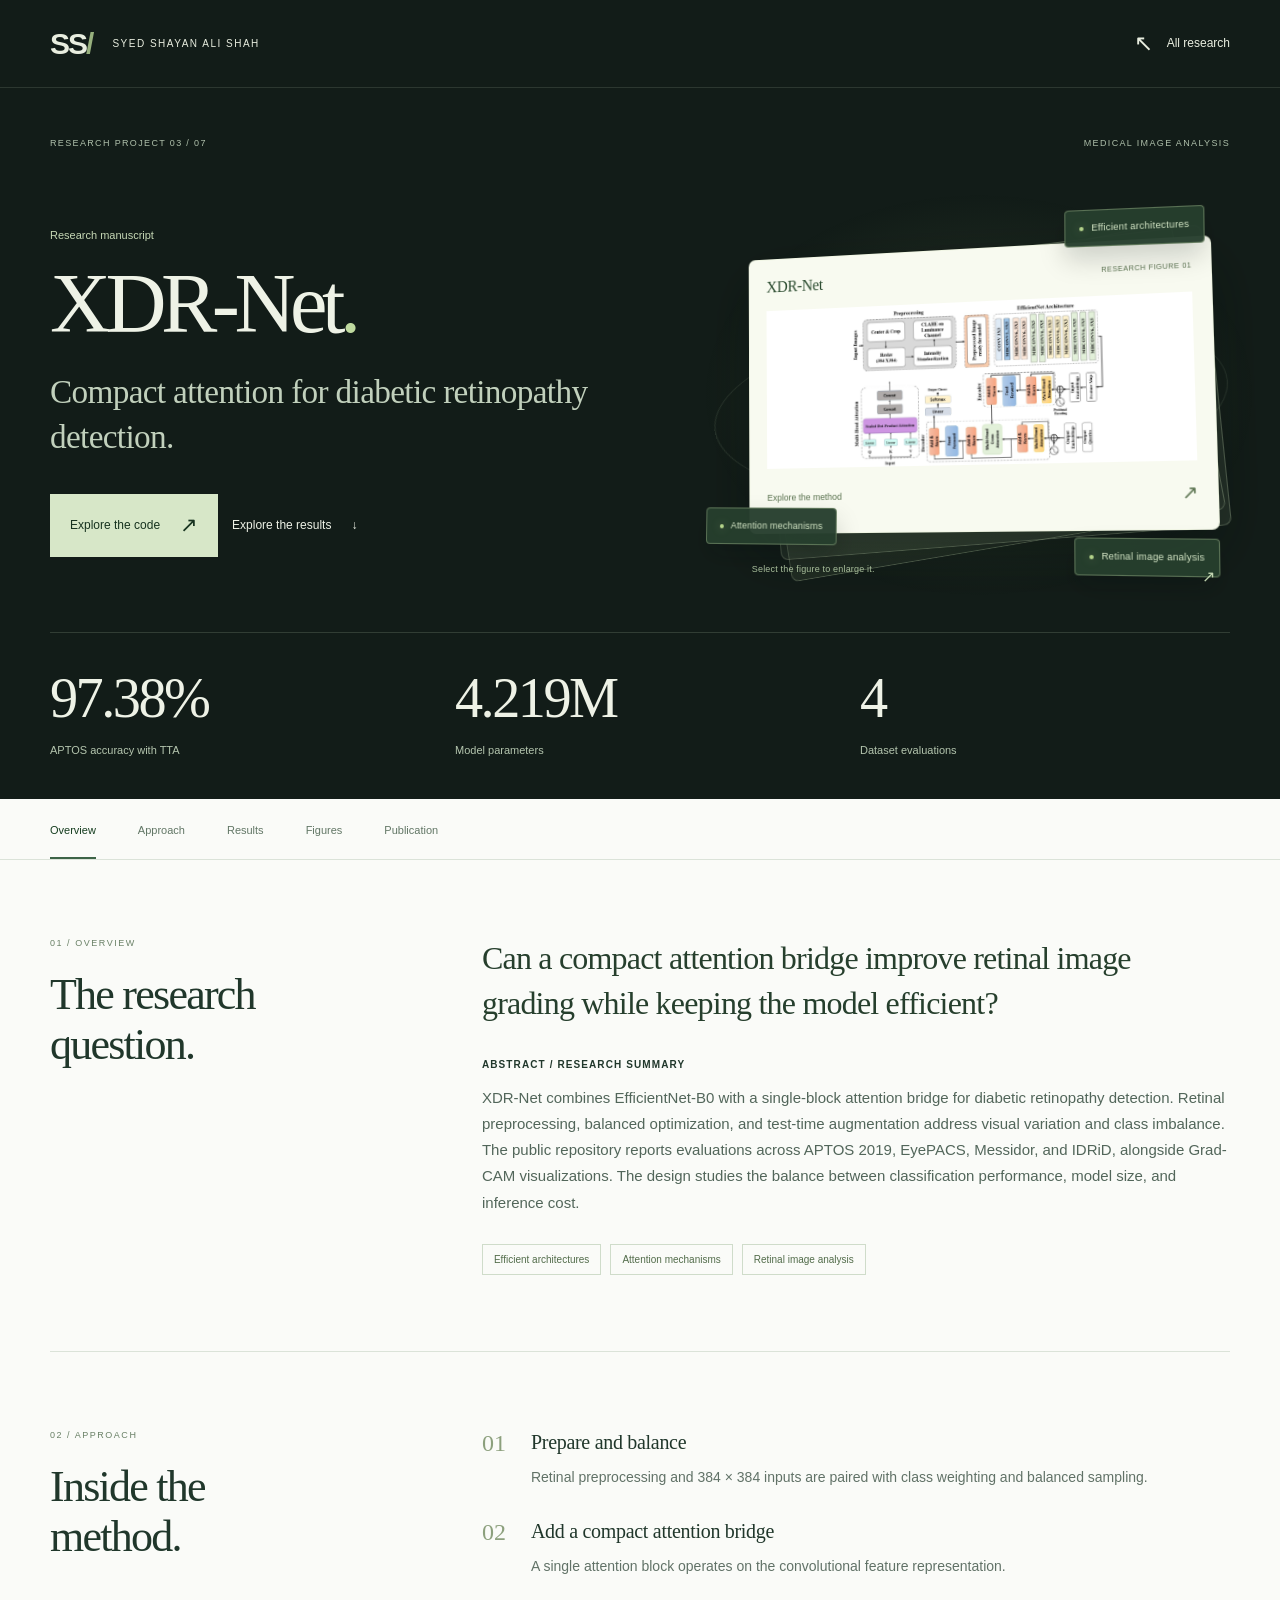
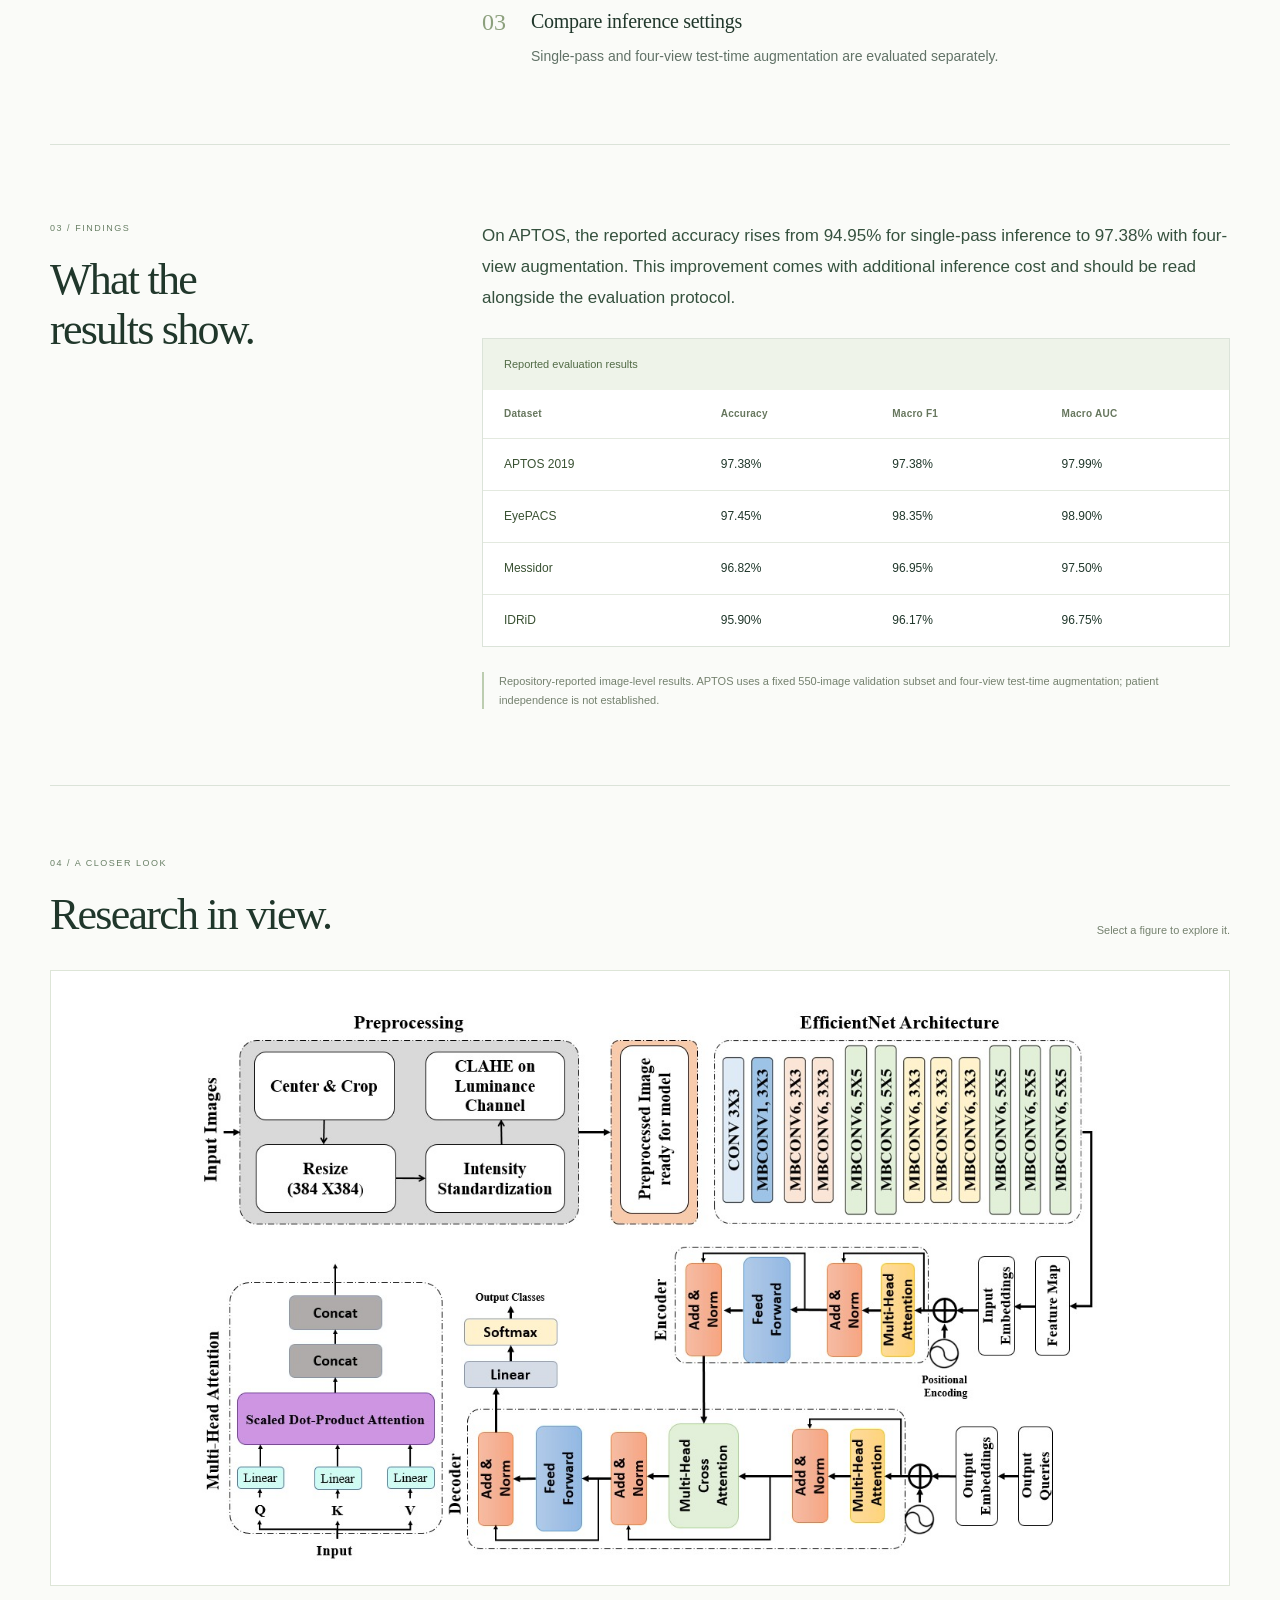
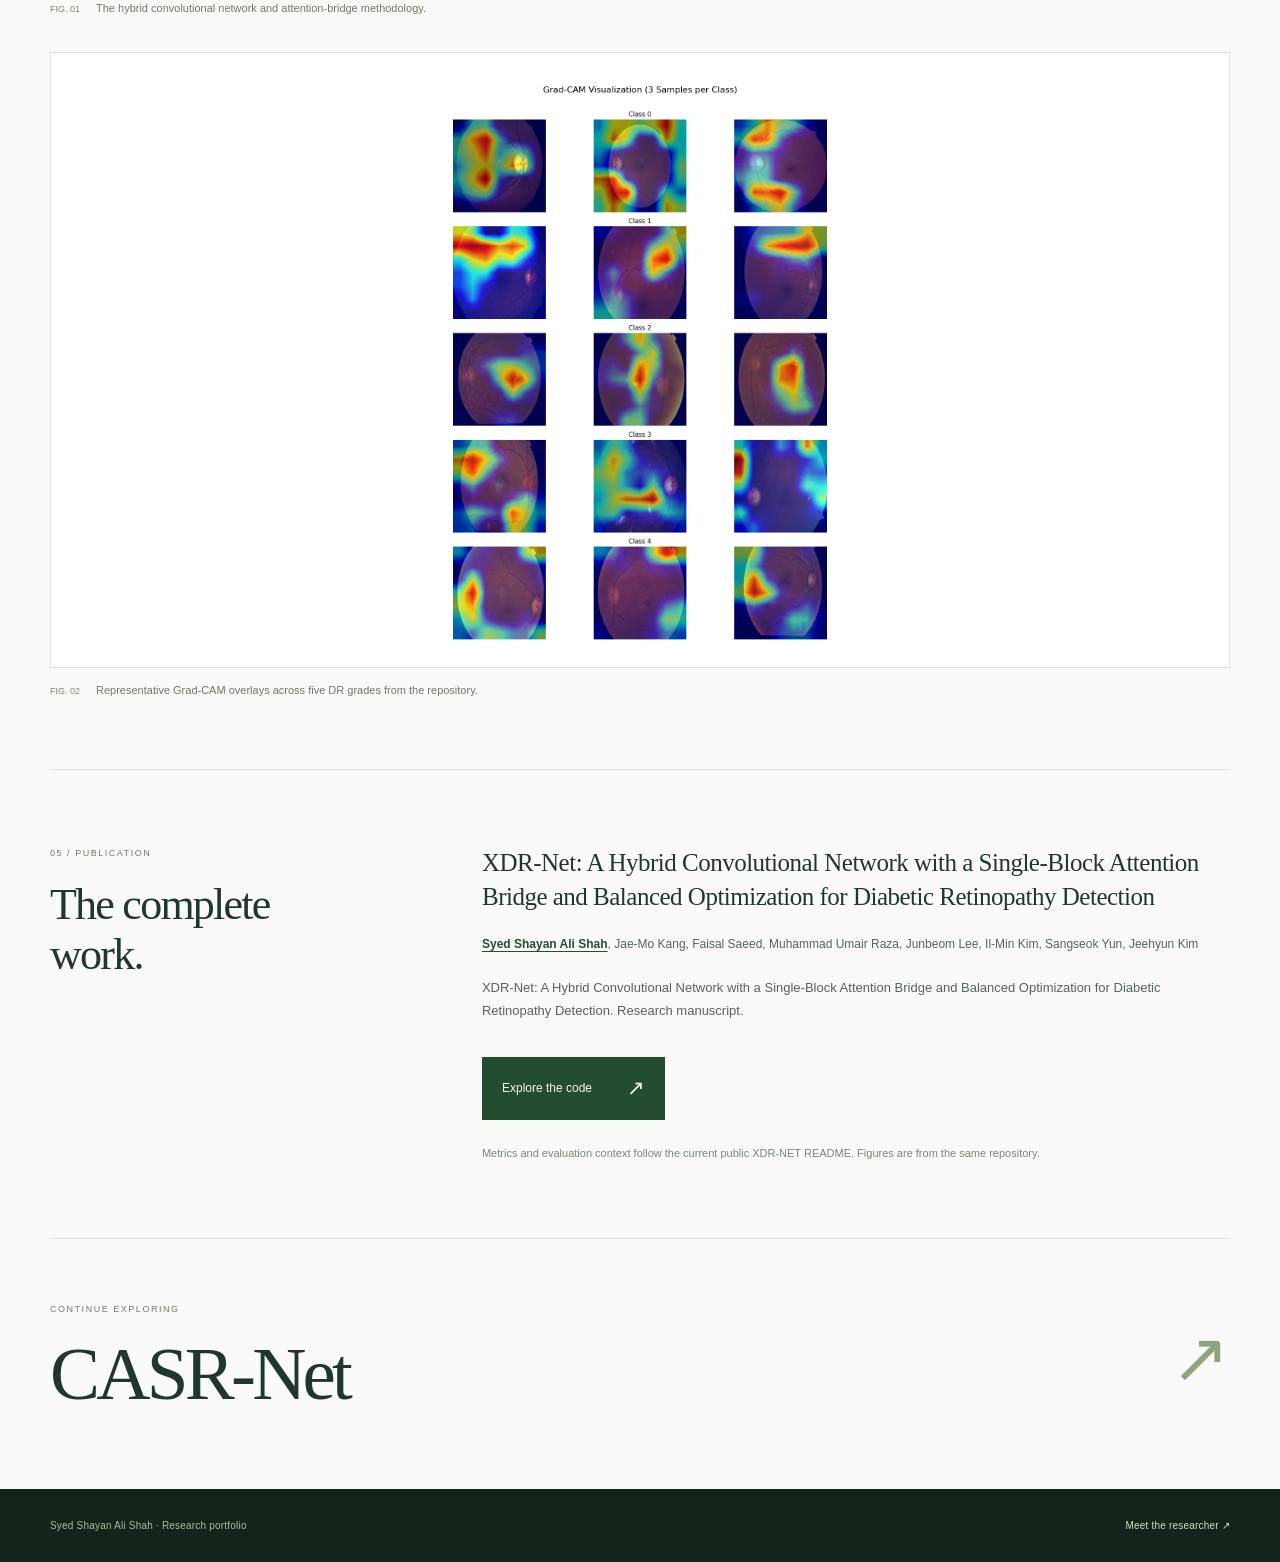
<file: projects/xdr-net.html>
<!doctype html>
<html lang="en"><head><meta charset="utf-8"><meta name="viewport" content="width=device-width, initial-scale=1"><meta name="description" content="Can a compact attention bridge improve retinal image grading while keeping the model efficient?"><meta name="theme-color" content="#121c18"><title>XDR-Net | Syed Shayan Ali Shah</title><link rel="icon" href="../assets/images/portrait.png"><link rel="stylesheet" href="../assets/css/project.css"><link rel="stylesheet" href="../assets/css/project-depth.css?v=20261030"><script src="../assets/js/project.js" defer></script><script src="../assets/js/project-depth.js" defer></script></head>
<body><a class="skip-link" href="#overview">Skip to project overview</a><div class="project-progress" aria-hidden="true"></div>
<header class="project-header"><a class="project-brand" href="../index.html">SS<span>/</span><span class="brand-name">SYED SHAYAN ALI SHAH</span></a><a class="back-link" href="../index.html#publications"><span aria-hidden="true">↖</span> All research</a></header>
<main><section class="project-hero"><div class="project-shell"><div class="project-eyebrow"><span>RESEARCH PROJECT 03 / 07</span><span>MEDICAL IMAGE ANALYSIS</span></div><div class="project-hero-grid"><div class="project-hero-copy"><p class="project-status">Research manuscript</p><h1>XDR-Net<span class="title-dot">.</span></h1><p class="project-deck">Compact attention for diabetic retinopathy detection.</p><div class="project-actions"><a class="project-button" href="https://github.com/itsCodeBakery/XDR-NET" target="_blank" rel="noopener">Explore the code <span aria-hidden="true">↗</span></a><a class="text-link" href="#results">Explore the results <span aria-hidden="true">↓</span></a></div></div><figure class="research-depth-scene" aria-label="XDR-Net research figure">
      <div class="research-depth-orbit" aria-hidden="true"></div>
      <div class="research-depth-rig">
        <span class="research-depth-sheet sheet-back" aria-hidden="true"></span><span class="research-depth-sheet sheet-middle" aria-hidden="true"></span>
        <a class="figure-open research-depth-panel" href="../assets/images/xdr-net.png" data-caption="The hybrid convolutional network and attention-bridge methodology."><span class="research-depth-panel-head"><span>XDR-Net</span><span>RESEARCH FIGURE 01</span></span><img src="../assets/images/xdr-net.png" alt="XDR-Net methodology" loading="eager" decoding="async" width="1200" height="739"><span class="research-depth-panel-foot">Explore the method<span aria-hidden="true">↗</span></span></a>
        <span class="research-depth-chip chip-0" aria-hidden="true">Efficient architectures</span><span class="research-depth-chip chip-1" aria-hidden="true">Attention mechanisms</span><span class="research-depth-chip chip-2" aria-hidden="true">Retinal image analysis</span>
      </div>
      <figcaption class="research-depth-caption">Select the figure to enlarge it.<span aria-hidden="true">↗</span></figcaption>
    </figure></div><div class="metrics"><div class="metric"><strong>97.38%</strong><span>APTOS accuracy with TTA</span></div><div class="metric"><strong>4.219M</strong><span>Model parameters</span></div><div class="metric"><strong>4</strong><span>Dataset evaluations</span></div></div></div></section>
<nav class="project-nav" aria-label="Project sections"><div class="project-shell"><a href="#overview">Overview</a><a href="#approach">Approach</a><a href="#results">Results</a><a href="#figures">Figures</a><a href="#publication">Publication</a></div></nav>
<div class="project-shell project-content"><section id="overview" class="project-section"><div class="section-heading"><span class="section-number">01 / OVERVIEW</span><h2>The research<br>question.</h2></div><div class="section-body"><p class="research-question">Can a compact attention bridge improve retinal image grading while keeping the model efficient?</p><h3 class="eyebrow">Abstract / research summary</h3><p>XDR-Net combines EfficientNet-B0 with a single-block attention bridge for diabetic retinopathy detection. Retinal preprocessing, balanced optimization, and test-time augmentation address visual variation and class imbalance. The public repository reports evaluations across APTOS 2019, EyePACS, Messidor, and IDRiD, alongside Grad-CAM visualizations. The design studies the balance between classification performance, model size, and inference cost.</p><div class="topic-tags"><span>Efficient architectures</span><span>Attention mechanisms</span><span>Retinal image analysis</span></div></div></section>
<section id="approach" class="project-section approach-section"><div class="section-heading"><span class="section-number">02 / APPROACH</span><h2>Inside the<br>method.</h2></div><ol class="method-steps"><li><span class="step-number">01</span><h3>Prepare and balance</h3><p>Retinal preprocessing and 384 × 384 inputs are paired with class weighting and balanced sampling.</p></li><li><span class="step-number">02</span><h3>Add a compact attention bridge</h3><p>A single attention block operates on the convolutional feature representation.</p></li><li><span class="step-number">03</span><h3>Compare inference settings</h3><p>Single-pass and four-view test-time augmentation are evaluated separately.</p></li></ol></section>
<section id="results" class="project-section"><div class="section-heading"><span class="section-number">03 / FINDINGS</span><h2>What the<br>results show.</h2></div><div class="section-body"><p class="finding-lead">On APTOS, the reported accuracy rises from 94.95% for single-pass inference to 97.38% with four-view augmentation. This improvement comes with additional inference cost and should be read alongside the evaluation protocol.</p><div class="results-table-wrap" role="region" aria-label="Project results table" tabindex="0"><table><caption>Reported evaluation results</caption><thead><tr><th scope="col">Dataset</th><th scope="col">Accuracy</th><th scope="col">Macro F1</th><th scope="col">Macro AUC</th></tr></thead><tbody><tr><th scope="row">APTOS 2019</th><td>97.38%</td><td>97.38%</td><td>97.99%</td></tr><tr><th scope="row">EyePACS</th><td>97.45%</td><td>98.35%</td><td>98.90%</td></tr><tr><th scope="row">Messidor</th><td>96.82%</td><td>96.95%</td><td>97.50%</td></tr><tr><th scope="row">IDRiD</th><td>95.90%</td><td>96.17%</td><td>96.75%</td></tr></tbody></table></div><p class="evaluation-note">Repository-reported image-level results. APTOS uses a fixed 550-image validation subset and four-view test-time augmentation; patient independence is not established.</p></div></section>
<section id="figures" class="figure-section"><div class="gallery-heading"><div><span class="section-number">04 / A CLOSER LOOK</span><h2>Research in view.</h2></div><p>Select a figure to explore it.</p></div><div class="figure-grid"><figure class="research-figure wide"><a class="figure-open" href="../assets/images/xdr-net.png" data-caption="The hybrid convolutional network and attention-bridge methodology."><img src="../assets/images/xdr-net.png" alt="XDR-Net methodology" loading="lazy" decoding="async" width="1200" height="739"><span class="figure-zoom">View full figure <span aria-hidden="true">↗</span></span></a><figcaption><span>FIG. 01</span>The hybrid convolutional network and attention-bridge methodology.</figcaption></figure><figure class="research-figure wide"><a class="figure-open" href="../assets/images/projects/xdr-gradcam.png" data-caption="Representative Grad-CAM overlays across five DR grades from the repository."><img src="../assets/images/projects/xdr-gradcam.png" alt="XDR-Net Grad-CAM grid" loading="lazy" decoding="async" width="1200" height="1500"><span class="figure-zoom">View full figure <span aria-hidden="true">↗</span></span></a><figcaption><span>FIG. 02</span>Representative Grad-CAM overlays across five DR grades from the repository.</figcaption></figure></div></section>
<section id="publication" class="project-section publication-section"><div class="section-heading"><span class="section-number">05 / PUBLICATION</span><h2>The complete<br>work.</h2></div><div class="section-body"><h3 class="paper-title">XDR-Net: A Hybrid Convolutional Network with a Single-Block Attention Bridge and Balanced Optimization for Diabetic Retinopathy Detection</h3><p class="authors"><span class="me">Syed Shayan Ali Shah</span>, Jae-Mo Kang, Faisal Saeed, Muhammad Umair Raza, Junbeom Lee, Il-Min Kim, Sangseok Yun, Jeehyun Kim</p><p class="publication-citation">XDR-Net: A Hybrid Convolutional Network with a Single-Block Attention Bridge and Balanced Optimization for Diabetic Retinopathy Detection. Research manuscript.</p><div class="project-actions light"><a class="project-button" href="https://github.com/itsCodeBakery/XDR-NET" target="_blank" rel="noopener">Explore the code <span aria-hidden="true">↗</span></a></div><p class="source-note">Metrics and evaluation context follow the current public XDR-NET README. Figures are from the same repository. </p></div></section>
<a class="next-project" href="casr-net.html"><span><span class="section-number">CONTINUE EXPLORING</span><strong>CASR-Net</strong></span><span class="next-arrow" aria-hidden="true">↗</span></a></div></main>
<footer class="project-footer"><span>Syed Shayan Ali Shah · Research portfolio</span><a href="../index.html#about">Meet the researcher ↗</a></footer>
<dialog class="figure-dialog" aria-label="Research figure viewer"><div class="dialog-toolbar"><span>RESEARCH FIGURE</span><button class="dialog-close" type="button" aria-label="Close figure">Close <span aria-hidden="true">×</span></button></div><div class="dialog-image-wrap"><img alt=""></div><div class="dialog-caption"><p></p><a target="_blank" rel="noopener">Open original image ↗</a></div></dialog>
</body></html>
</file>
<file: assets/css/base.css>
:root{--sidebar:#171e1e;--sidebar-muted:#929d9b;--sage:#91a29f;--ink:#202625;--muted:#65706e;--blue:#087aa5;--blue-dark:#075f80;--line:#dfe5e3;--soft:#f3f6f5;--paper:#fff;--content:980px;--rail:296px}
    *{box-sizing:border-box}html{scroll-behavior:smooth}body{margin:0;color:var(--ink);background:#f6f8f7;font-family:Arial,Helvetica,sans-serif;font-size:16px;line-height:1.58;-webkit-font-smoothing:antialiased}a{color:var(--blue);text-decoration:none}a:hover{color:var(--blue-dark);text-decoration:underline}img{display:block;max-width:100%}button{font:inherit}:focus-visible{outline:3px solid #73bfd7;outline-offset:3px}::selection{background:#cbe8ee}
    .sidebar{position:fixed;inset:0 auto 0 0;z-index:20;width:var(--rail);padding:32px 30px 28px;color:#fff;background:radial-gradient(circle at 65% 10%,rgba(149,179,173,.16),transparent 23%),var(--sidebar);display:flex;flex-direction:column;text-align:right}.sidebar-portrait{width:132px;height:132px;margin-left:auto;object-fit:cover;object-position:center 15%;border:4px solid rgba(255,255,255,.85);border-radius:50%;background:#e4e8e7;box-shadow:0 12px 36px rgba(0,0,0,.28)}.sidebar-name{margin:20px 0 2px;font-size:22px;line-height:1.25}.sidebar-role{margin:0;color:var(--sidebar-muted);font-size:14px}.nav{margin-top:34px}.nav a{display:block;padding:9px 0;color:var(--sidebar-muted);font-size:15px;transition:color .18s ease,transform .18s ease}.nav a:hover,.nav a.active{color:#fff;text-decoration:none;transform:translateX(-4px)}.sidebar-links{margin-top:auto}.icon-links{display:flex;justify-content:flex-end;gap:8px}.icon-link{width:37px;height:37px;display:grid;place-items:center;border:1px solid rgba(255,255,255,.17);border-radius:50%;color:#c5cfcd;background:rgba(255,255,255,.025);transition:color .18s ease,border-color .18s ease,background .18s ease,transform .18s ease}.icon-link:hover{color:#fff;border-color:#8fb8af;background:rgba(143,184,175,.14);text-decoration:none;transform:translateY(-2px)}.icon-link svg{width:18px;height:18px;display:block}.icon-link.orcid{color:#a6ce39}.icon-link.linkedin{color:#8fc7e7}.sidebar-note{margin:14px 0 0;color:#77817f;font-size:11px}.mobile-bar{display:none}.page{margin-left:var(--rail);min-height:100vh;background:var(--paper)}
    .content{width:min(var(--content),calc(100% - 72px));margin:0 auto;padding:48px 0 74px}section{scroll-margin-top:28px;padding:0 0 48px}section+section{border-top:1px solid var(--line);padding-top:43px}h2{margin:0 0 13px;font-family:Georgia,"Times New Roman",serif;font-size:29px;line-height:1.25;font-weight:500}h3{margin:0;line-height:1.4}p{margin:0 0 14px}.lead{font-size:17px;line-height:1.7}.small-note{color:var(--muted);font-size:13px}.research-list{margin:20px 0 0;padding-left:22px}.research-list li{margin-bottom:9px;padding-left:7px}.research-list strong{color:#1b2423}.callout{margin-top:23px;padding:14px 17px;border-left:3px solid var(--sage);background:var(--soft);color:#485250;font-size:14px}
    .news{list-style:none;padding:0;margin:18px 0 0}.news li{display:grid;grid-template-columns:92px 1fr;gap:12px;margin:0 0 11px}.news time{color:var(--blue-dark);font-weight:700;font-size:13px}.timeline{margin-top:18px}.timeline-item{display:grid;grid-template-columns:150px 1fr;gap:24px;padding:0 0 25px}.timeline-item:last-child{padding-bottom:0}.timeline-date{color:var(--muted);font-size:13px;font-weight:700}.timeline h3{font-size:17px}.timeline .org{margin:2px 0 5px;color:var(--blue-dark);font-size:14px}.timeline p{color:#515b59;font-size:14px}.honor{color:#8a5a08;font-weight:700}
    .pub-header{display:flex;align-items:end;justify-content:space-between;gap:20px}.filters{display:flex;flex-wrap:wrap;gap:7px;margin-bottom:13px}.filter{padding:4px 10px;border:1px solid #cfd8d6;border-radius:999px;color:#586360;background:#fff;cursor:pointer;font-size:12px}.filter:hover,.filter.active{color:#fff;border-color:var(--blue-dark);background:var(--blue-dark)}.publication-list{margin-top:19px}.publication{display:grid;grid-template-columns:142px 1fr;gap:22px;padding:22px 0;border-top:1px solid var(--line)}.publication:first-child{border-top:0;padding-top:5px}.publication[hidden]{display:none}.pub-visual{position:relative;width:142px;height:94px;overflow:hidden;display:grid;place-items:center;border:1px solid #d7dfdd;background:#eef2f1}.pub-visual img{width:100%;height:100%;object-fit:contain;background:#fff}.pub-visual.fallback{color:#52615e;font-family:Georgia,"Times New Roman",serif;font-size:22px;letter-spacing:.08em}.pub-year{position:absolute;right:5px;bottom:5px;padding:1px 6px;color:#fff;background:rgba(23,30,30,.78);font:700 10px Arial,sans-serif}.publication h3{font-family:Georgia,"Times New Roman",serif;font-size:17px;font-weight:600}.authors{margin:5px 0 0;color:#525c5a;font-size:13px;line-height:1.5}.authors .me{color:#1d2927;font-weight:700;text-decoration:underline;text-decoration-color:#78a6b5;text-underline-offset:2px}.venue{margin:5px 0 0;color:#3f4947;font-size:13px;font-style:italic}.tag{display:inline-block;margin-left:7px;padding:1px 6px;border-radius:3px;color:#fff;background:#768c87;font-style:normal;font-size:10px;font-weight:700;text-transform:uppercase;letter-spacing:.03em}.tag.review{background:#9a7323}.pub-links{margin-top:7px;font-size:12px}.pub-links a{margin-right:13px;font-weight:700}.service-grid{display:grid;grid-template-columns:1fr 1fr;gap:30px}.service-grid h3{margin-bottom:6px;font-size:16px}.service-grid p{color:#56605e;font-size:14px}footer{padding:26px 0 0;border-top:1px solid var(--line);color:#7b8583;font-size:12px}.menu-button{border:0;color:#fff;background:transparent;cursor:pointer;font-size:22px}
</file>
<file: assets/css/motion.css>
/* Motion edition. The site's original palette and academic content are preserved. */
:root{--ease:cubic-bezier(.22,1,.36,1);--rail:288px;--blue:#087aa5;--hero-paper:#f4f7f5}
html{scroll-behavior:smooth;scroll-padding-top:24px}body{overflow-x:clip}button,a{-webkit-tap-highlight-color:transparent}button{touch-action:manipulation}a{transition:color .2s}.skip-link{position:fixed;top:12px;left:12px;z-index:200;background:#fff;padding:12px 20px;transform:translateY(-160%)}.skip-link:focus{transform:none}
.intro-stage{position:relative;z-index:50;min-height:100svh;background:var(--hero-paper);padding:0 5.3vw;overflow:hidden;border:0;display:flex;flex-direction:column;isolation:isolate}
.hero-header{height:108px;display:flex;align-items:center;gap:27px;border-bottom:1px solid #dce3df;position:relative;z-index:3}.wordmark{font-family:Georgia,serif;font-size:32px;letter-spacing:-3px;line-height:1;color:#17201f}.wordmark:hover{text-decoration:none}.wordmark span{color:#708d86;margin-left:3px}.hero-edition{font-size:11px;font-weight:600;letter-spacing:.16em;color:#64726d}.hero-nav{margin-left:auto;display:flex;gap:32px;font-size:14px}.hero-nav a{color:#36443f;position:relative;display:inline-flex;align-items:center;gap:10px;padding:12px 0}.hero-nav a::after{content:"";position:absolute;bottom:6px;left:0;width:100%;height:1px;background:#087aa5;transform:scaleX(0);transform-origin:right;transition:transform .4s var(--ease)}.hero-nav a:hover{text-decoration:none;color:#087aa5}.hero-nav a:hover::after{transform:scaleX(1);transform-origin:left}
.intro-inner{position:relative;flex:1;width:100%;max-width:1440px;margin:auto;min-height:600px;display:grid;grid-template-columns:1.37fr 1fr;align-items:center}.intro-copy{position:relative;z-index:2;padding:68px 0 78px}.intro-eyebrow{font-size:11px;letter-spacing:.19em;font-weight:600;color:#536e65;margin-bottom:35px}.intro-name{margin:0 0 26px;font-family:Georgia,'Times New Roman',serif;font-size:clamp(66px,7.6vw,126px);line-height:1.01;letter-spacing:-.065em;font-weight:400;color:#17201f}.name-line{display:block;overflow:hidden;padding:0 .08em .1em;margin:0 -.08em -.1em}.name-line>span{display:block}.intro-name .accent{font-style:italic;color:#537d73}.name-period{color:#087aa5}.intro-welcome{font-family:Georgia,serif;font-size:clamp(18px,1.55vw,24px);color:#67746e;margin:26px 0 31px;letter-spacing:-.01em}.hero-actions{display:flex;gap:24px;align-items:center;flex-wrap:wrap}.primary-action{display:flex;gap:35px;align-items:center;border-radius:3px;padding:15px 19px 15px 23px;background:#1e302c;color:#fff;font-size:14px;box-shadow:0 8px 20px #203a2e0c;transition:background .25s,box-shadow .35s,transform .35s var(--ease)}.primary-action:hover{background:#30574b;box-shadow:0 12px 26px #203a2e22;text-decoration:none;color:#fff}.action-arrow{font-size:25px;line-height:1;transition:transform .45s var(--ease)}.primary-action:hover .action-arrow{transform:rotate(-45deg)}.secondary-action{font-size:13px;color:#465b54;display:flex;gap:12px;align-items:center}.secondary-action span{transition:transform .3s}.secondary-action:hover span{transform:translate(3px,-3px)}.hero-footnote{display:flex;gap:24px;margin-top:56px;font-size:12px;color:#75827c}.hero-footnote span+span{border-left:1px solid #ccd7d1;padding-left:24px}
.avatar-stage{position:relative;align-self:stretch;margin:12px -2vw 0 -1.8vw;min-height:580px;display:grid;align-content:center;perspective:1000px}.avatar-float{position:relative;height:min(690px,76svh);min-height:535px}.avatar-rig{position:absolute;width:100%;height:100%;transform-origin:50% 38%;will-change:transform;filter:drop-shadow(0 28px 26px #1f3b2912);mask-image:linear-gradient(to bottom,#000 0%,#000 84%,transparent 100%);-webkit-mask-image:linear-gradient(to bottom,#000 0%,#000 84%,transparent 100%)}.avatar-rig img,.avatar-rig canvas{position:absolute;inset:0;width:100%;height:100%;object-fit:contain;object-position:center}.avatar-rig canvas{opacity:0;transition:opacity .3s}.avatar-rig.ready canvas{opacity:1}.avatar-rig.ready img{visibility:hidden}.avatar-caption{position:absolute;bottom:6%;left:20%;display:flex;align-items:center;gap:12px;color:#6e7f77;font-family:Georgia,serif;font-size:14px;font-style:italic;white-space:nowrap}.caption-line{display:block;width:23px;height:1px;background:#9cad9f}.hero-bottom{height:78px;display:flex;align-items:center;justify-content:space-between;gap:20px;border-top:1px solid #dce3df;position:relative;z-index:3}.hero-index,.hero-discipline{font-size:10px;color:#78857f;letter-spacing:.12em}.scroll-cue{font-size:12px;color:#4d645a;display:flex;gap:18px;align-items:center}.scroll-cue span{font-size:22px;animation:arrow-drift 2.6s ease-in-out infinite}.scroll-cue:hover{text-decoration:none;color:#087aa5}
.reading-progress{position:fixed;inset:0 auto auto 0;height:3px;z-index:100;background:#087aa5;width:0;pointer-events:none;transition:width .1s linear}.sidebar{background:#171f1d;padding:34px 28px 26px;text-align:left;z-index:25;box-shadow:7px 0 45px #17322807;overflow-y:auto;scrollbar-width:thin;scrollbar-color:#46564f transparent}.sidebar-portrait{margin:0;width:104px;height:104px;border:3px solid #d2ded4;box-shadow:0 9px 30px #0003;transition:transform .6s var(--ease)}.sidebar-portrait:hover{transform:rotate(-4deg) scale(1.04)}.sidebar-name{font-size:24px;letter-spacing:-.02em;margin:22px 0 6px;color:#eef2ef}.sidebar-role{font-size:12px;color:#a0aea6}.nav{position:relative;margin:35px -10px 30px;isolation:isolate}.nav a{position:relative;padding:11px 16px;display:flex;align-items:center;justify-content:space-between;gap:12px;font-size:14px;color:#9caea2;line-height:1.6;border-radius:5px;transition:color .3s,transform .4s var(--ease)}.nav a::after{content:attr(data-index);font-size:10px;letter-spacing:.08em;opacity:.55;transition:transform .4s,opacity .3s}.nav a:hover,.nav a.active{color:#fff;transform:none}.nav a:hover::after,.nav a.active::after{transform:translateX(-3px);opacity:1}.nav-track{position:absolute;left:0;right:0;top:0;height:44px;background:#2b3c32;border:1px solid #4554498c;border-radius:5px;z-index:-1;opacity:0;transition:transform .55s var(--ease),height .5s var(--ease),opacity .3s;pointer-events:none}.nav-track.visible{opacity:1}.icon-links{justify-content:flex-start;gap:7px}.icon-link{width:35px;height:35px;transition:transform .4s var(--ease),background .3s,border-color .3s}.icon-link:hover{transform:translateY(-5px) rotate(-7deg)}.sidebar-note{font-size:11px;letter-spacing:.035em;color:#a5b2aa}.page{background:#fff}.content{max-width:1120px;width:calc(100% - 96px);padding-top:80px}.content section{scroll-margin-top:34px;padding-bottom:57px}.content section+section{padding-top:49px}.section-kicker{font-size:10px;font-weight:600;letter-spacing:.15em;color:#819087;margin-bottom:16px}.content h2{font-size:36px;letter-spacing:-.03em;color:#22342c;margin-bottom:23px}.lead{font-size:18px;line-height:1.8;color:#35453d}.content p{line-height:1.75}.content .small-note{line-height:1.6;font-size:13px}.callout{padding:20px 24px;border-left:2px solid #7b9c8c;background:#f3f7f3;border-radius:0 5px 5px 0}.research-list li{margin-bottom:12px}.news li{padding:8px 0;transition:transform .4s var(--ease)}.news li:hover{transform:translateX(5px)}.timeline-item{padding-bottom:34px;gap:28px}.timeline p{font-size:14px}.timeline-date{font-size:13px}.publication-list{perspective:1600px}.publication{padding:27px 0;position:relative;border-color:#e5eae6;transition:transform .5s var(--ease),background .4s;transform-style:preserve-3d}.publication:hover{background:#f7faf7}.publication h3{font-size:19px;line-height:1.4;letter-spacing:-.01em}.pub-visual{height:112px;border-color:#e1e7e2;border-radius:4px;transition:transform .65s var(--ease),box-shadow .65s}.publication:hover .pub-visual{transform:translateY(-4px) rotate(-1deg);box-shadow:0 12px 25px #1b392719}.pub-visual.fallback{background:#edf2ee;font-size:24px;color:#789186;letter-spacing:-.025em}.pub-year{right:6px;bottom:6px;border-radius:2px;font-size:10px}.authors{font-size:13px}.pub-links{display:flex;gap:16px;align-items:center;flex-wrap:wrap}.pub-links a{font-size:12px;margin:0;display:inline-block;position:relative;padding-bottom:2px}.pub-links a::after{content:"";position:absolute;bottom:0;left:0;right:0;height:1px;transform:scaleX(0);transform-origin:left;background:currentColor;transition:transform .4s var(--ease)}.pub-links a:hover{text-decoration:none}.pub-links a:hover::after{transform:scaleX(1)}.filter{font-size:12px;padding:7px 13px;transition:background .3s,color .3s,box-shadow .3s,transform .4s var(--ease);min-height:35px}.filter:hover{transform:translateY(-2px)}.filter.active{background:#244b3d;border-color:#244b3d;box-shadow:0 4px 10px #244b3d12}.pub-header{align-items:center}.pub-header .small-note{margin-bottom:0}.filters{margin:0}.content footer{display:flex;justify-content:space-between;gap:20px;padding:30px 0 0;font-size:12px;color:#7c8781}.back-top{color:#577266;display:inline-flex;gap:13px}.back-top span{transition:transform .3s}.back-top:hover span{transform:translateY(-3px)}.menu-backdrop{display:none}.cursor-orb{position:fixed;top:0;left:0;width:32px;height:32px;border:1px solid #6a97868c;border-radius:50%;z-index:150;pointer-events:none;opacity:0;transition:width .3s var(--ease),height .3s var(--ease),opacity .25s,background .25s,border-color .25s;will-change:transform}.cursor-orb.visible{opacity:1}.cursor-orb.focus{width:52px;height:52px;background:#75a5900e;border-color:#48746170}.cursor-orb.pressed{width:25px;height:25px}.reveal-item{opacity:1;transform:none}.motion-on .reveal-item:not(.is-visible){opacity:0;transform:translateY(24px)}.reveal-item{transition:opacity .9s var(--ease),transform .9s var(--ease);transition-delay:var(--reveal-delay,0ms)}
@media(prefers-reduced-motion:no-preference){.name-line>span{animation:name-enter 1.15s var(--ease) both}.name-line:nth-child(2)>span{animation-delay:.12s}.entrance{animation:soft-enter 1s .3s var(--ease) both}.hero-actions{animation-delay:.4s}.hero-footnote{animation-delay:.5s}.avatar-float{animation:avatar-enter 1.35s .1s var(--ease) both}.avatar-caption{animation:soft-enter 1s .7s var(--ease) both}}
@keyframes name-enter{from{transform:translateY(110%) rotate(3deg)}to{transform:none}}@keyframes soft-enter{from{opacity:0;transform:translateY(16px)}to{opacity:1;transform:none}}@keyframes avatar-enter{from{opacity:0;transform:translateY(35px) rotate(3deg) scale(.96)}to{opacity:1;transform:none}}@keyframes arrow-drift{0%,100%{transform:translateY(-3px)}50%{transform:translateY(3px)}}
@media(min-width:881px){.sidebar{transition:transform .8s var(--ease),opacity .8s var(--ease)}body:not(.reading) .sidebar{transform:translateX(-35px);opacity:0;pointer-events:none}}
@media(min-width:1600px){.intro-stage{padding:0 max(5.3vw,calc((100vw - 1500px)/2))}.intro-inner{min-height:680px}.avatar-float{height:740px}.avatar-caption{bottom:7%}}
@media(max-width:1100px){:root{--rail:250px}.sidebar{padding:30px 24px}.intro-inner{grid-template-columns:1.2fr 1fr;min-height:570px}.intro-name{font-size:7.8vw}.intro-copy{padding:58px 0}.hero-actions{gap:17px}.primary-action{gap:20px}.hero-footnote{gap:15px}.hero-footnote span+span{padding-left:15px}.avatar-stage{margin-right:-4vw}.avatar-caption{left:15%;font-size:12px}.content{width:calc(100% - 64px)}.pub-header{align-items:flex-start;flex-direction:column;gap:15px}.hero-discipline{font-size:9px}}
@media(max-width:880px){html{scroll-padding-top:75px}.intro-stage{padding:0 5vw}.hero-header{height:86px}.hero-edition{display:none}.hero-nav{gap:24px}.intro-inner{grid-template-columns:1.2fr 1fr;min-height:580px}.intro-name{font-size:8vw}.intro-eyebrow{font-size:9px;letter-spacing:.12em}.intro-welcome{font-size:18px}.avatar-stage{min-height:500px;margin-left:-6vw}.avatar-float{height:550px;min-height:0}.avatar-caption{left:14%;bottom:9%;font-size:11px}.hero-footnote{display:block;margin-top:33px}.hero-footnote span{display:block}.hero-footnote span+span{padding:3px 0 0;border:0}.hero-discipline{display:none}.hero-bottom{height:70px}.sidebar{width:288px;top:0;padding-top:80px;z-index:65;transform:translateX(-105%);transition:transform .55s var(--ease);box-shadow:20px 0 70px #10241b22}body.menu-open .sidebar{transform:none}.page{margin-left:0}.mobile-bar{position:sticky;top:0;z-index:70;height:60px;display:flex;align-items:center;justify-content:space-between;padding:0 24px;background:#17201fee;backdrop-filter:blur(14px);color:#edf1ee}.mobile-bar strong{font:500 18px Georgia,serif}.menu-button{width:44px;height:44px;padding:12px;display:grid;place-items:center}.menu-lines{width:20px;height:1px;background:#d4e2d9;position:relative;transition:background .2s}.menu-lines::before,.menu-lines::after{content:"";position:absolute;left:0;width:20px;height:1px;background:#d4e2d9;transition:transform .3s var(--ease),top .3s;top:-6px}.menu-lines::after{top:6px}.menu-open .menu-lines{background:transparent}.menu-open .menu-lines::before{top:0;transform:rotate(45deg)}.menu-open .menu-lines::after{top:0;transform:rotate(-45deg)}.menu-backdrop{position:fixed;display:block;inset:0;background:#11251b55;backdrop-filter:blur(4px);z-index:60;border:0;opacity:0;visibility:hidden;transition:opacity .4s,visibility .4s}.menu-open .menu-backdrop{visibility:visible;opacity:1}.content{width:calc(100% - 64px);padding-top:55px}.content section{scroll-margin-top:80px}.cursor-orb{display:none}.content h2{font-size:32px}}
@media(max-width:600px){body{font-size:16px}.intro-stage{min-height:100svh;padding:0 24px}.hero-header{height:74px;gap:12px}.wordmark{font-size:27px}.hero-nav{gap:20px;font-size:12px}.hero-nav a:first-child{display:none}.hero-nav a{gap:5px}.intro-inner{display:flex;flex-direction:column;align-items:stretch;min-height:0}.intro-copy{padding:38px 0 0;z-index:2}.intro-eyebrow{font-size:9px;letter-spacing:.13em;margin:0 0 22px}.intro-name{font-size:clamp(46px,11.9vw,72px);line-height:.99;margin:0 0 20px;letter-spacing:-.059em}.intro-welcome{font-size:16px;margin:18px 0 21px}.hero-actions{gap:16px;align-items:flex-start}.primary-action{padding:12px 15px;gap:25px;font-size:12px;min-height:44px}.action-arrow{font-size:21px}.secondary-action{font-size:11px;min-height:44px;gap:5px}.hero-footnote{display:none}.avatar-stage{height:355px;min-height:0;margin:-2px 0 -12px;align-self:center;width:100%;max-width:390px;display:block;overflow:hidden}.avatar-float{height:460px;width:100%;min-height:0;position:absolute;top:-12px}.avatar-rig{mask-image:linear-gradient(#000 0%,#000 55%,transparent 80%);-webkit-mask-image:linear-gradient(#000 0%,#000 55%,transparent 80%)}.avatar-caption{bottom:16px;left:50%;transform:translateX(-50%);font-size:12px;animation:none}.hero-bottom{height:57px;min-height:57px;gap:10px}.hero-index{font-size:8px;letter-spacing:.1em}.scroll-cue{font-size:11px;gap:13px}.hero-bottom .scroll-cue span{font-size:20px}.content{width:calc(100% - 40px);padding-top:45px;padding-bottom:42px}.content section{padding-bottom:40px}.content section+section{padding-top:38px}.content h2{font-size:30px;margin-bottom:20px}.section-kicker{font-size:9px}.lead{font-size:17px;line-height:1.8}.research-list{padding-left:19px}.research-list li{padding-left:3px}.callout{padding:17px 18px}.news li,.timeline-item{grid-template-columns:1fr;gap:5px}.news li{padding:9px 0}.news time{font-size:12px}.timeline-date{margin-bottom:3px}.publication{grid-template-columns:1fr;gap:17px;padding:24px 0}.pub-visual{width:100%;height:155px;max-width:none}.publication h3{font-size:19px}.pub-visual.fallback{height:86px;font-size:30px}.pub-header{gap:18px}.filters{gap:7px}.filter{min-height:38px;padding:7px 14px}.authors{font-size:13px}.pub-links a{min-height:35px;padding:6px 0}.content footer{flex-direction:column;gap:14px}.sidebar-portrait{width:90px;height:90px}.sidebar-name{font-size:22px}.nav{margin-top:23px}.nav a{padding-top:9px;padding-bottom:9px}.sidebar-links{padding-top:20px}.mobile-bar{padding:0 20px}}
@media(max-width:360px){.intro-stage{padding:0 18px}.hero-nav{gap:15px}.hero-actions{gap:8px}.secondary-action{font-size:10px}.primary-action{gap:13px}.intro-name{font-size:12vw}.avatar-stage{height:310px}.avatar-float{height:405px}}
@media(prefers-reduced-motion:reduce){html{scroll-behavior:auto}*,*::before,*::after{animation:none!important;transition:none!important}.motion-on .reveal-item:not(.is-visible){opacity:1;transform:none}.cursor-orb{display:none}.avatar-rig{transform:none!important}}
</file>
<file: assets/css/landing.css>
/* Centered portrait stage. Scoped to the landing page; content below is unchanged. */
.intro-stage{--stage:#121c18;--stage-ink:#e1e9df;--stage-muted:#94a99a;min-height:100svh;min-height:max(820px,100svh);background:var(--stage);color:var(--stage-ink);padding:0 4.5vw;overflow:hidden}
.intro-stage .hero-header{height:94px;flex-shrink:0;border-bottom:1px solid #ccdece24;gap:22px}.intro-stage .wordmark{color:#f0f4ec;font-size:32px}.intro-stage .wordmark span{color:#91bba0}.intro-stage .hero-edition{color:#96aa9b;font-size:10px;letter-spacing:.2em}.intro-stage .hero-nav{font-size:13px;gap:35px}.intro-stage .hero-nav a{color:#cbd7cc}.intro-stage .hero-nav a:hover{color:#fff}.intro-stage .hero-nav a::after{background:#a4c6ab}
.intro-stage .intro-inner{width:100%;max-width:1680px;min-height:650px;flex:1;display:block;position:relative;margin:0 auto;perspective:1600px;isolation:isolate}
.hero-name{position:absolute;inset:0;margin:0;z-index:1;font-family:Georgia,'Times New Roman',serif;font-weight:400;line-height:1;letter-spacing:-.045em;text-align:center;pointer-events:none;transform-style:preserve-3d}.hero-name-top{position:absolute;left:-1.5%;right:-1.5%;top:10px;display:block;font-size:clamp(80px,12.3vw,205px);white-space:nowrap;color:#dbe6d7;letter-spacing:-.055em;will-change:transform}.hero-name-bottom{position:absolute;left:0;right:0;bottom:20px;display:block;font-size:clamp(140px,20.6vw,310px);line-height:.83;white-space:nowrap;letter-spacing:-.055em;color:transparent;-webkit-text-stroke:1px #94b29d73;will-change:transform}
.intro-stage .avatar-stage{position:absolute;left:50%;top:45px;height:calc(100% - 18px);width:auto;aspect-ratio:1086/1448;max-width:60vw;min-height:0;margin:0;align-self:auto;display:block;transform:translateX(-50%);perspective:1200px;z-index:3;pointer-events:none;overflow:visible}.intro-stage .avatar-float{position:absolute;inset:0;height:100%;min-height:0;width:100%;transform-origin:50% 85%}.intro-stage .avatar-rig{position:absolute;inset:0;height:100%;width:100%;filter:drop-shadow(0 26px 40px #0005);transform-origin:50% 38%;mask-image:linear-gradient(#000 0%,#000 83%,transparent 100%);-webkit-mask-image:linear-gradient(#000 0%,#000 83%,transparent 100%);will-change:transform}.intro-stage .avatar-rig img,.intro-stage .avatar-rig canvas{position:absolute;inset:0;width:100%;height:100%;object-fit:contain;object-position:center}.intro-stage .avatar-rig canvas{opacity:0}.intro-stage .avatar-rig.ready canvas{opacity:1}.intro-stage .avatar-rig.ready img{visibility:hidden}
.intro-stage .intro-copy{position:absolute;inset:0;padding:0;z-index:4;pointer-events:none}.hero-side{position:absolute;top:38%;width:24%;max-width:265px;pointer-events:auto}.hero-side-left{left:0}.hero-side-right{right:0;text-align:right;top:42%}.intro-stage .intro-eyebrow{margin:0 0 20px;font-size:10px;letter-spacing:.2em;line-height:1.8;font-weight:500;color:#aec2b1}.intro-stage .intro-welcome{font:400 clamp(20px,2.2vw,34px)/1.3 Georgia,serif;letter-spacing:-.025em;color:#eef2e9;margin:0 0 25px}.hero-small-link{font-size:12px;display:inline-flex;align-items:center;gap:28px;color:#aec7b4;position:relative;padding:8px 0}.hero-small-link::after{content:"";position:absolute;left:0;right:0;bottom:0;height:1px;background:#aac4b342;transition:transform .4s var(--ease);transform-origin:left}.hero-small-link:hover{color:#fff;text-decoration:none}.hero-small-link:hover::after{transform:scaleX(.65)}.hero-meta-label{font-size:9px;letter-spacing:.19em;color:#8ba293}.hero-side-right p{margin:15px 0 20px;color:#dde6db;font-size:14px;line-height:1.8}.hero-location{color:#8da496;font-size:11px;letter-spacing:.03em}
.intro-stage .hero-actions{position:absolute;right:0;bottom:42px;display:flex;flex-direction:column;align-items:flex-end;gap:17px;pointer-events:auto}.intro-stage .primary-action{color:#17291e;background:#d8e8d6;padding:16px 20px;gap:28px;border-radius:3px;font-size:13px;box-shadow:0 5px 25px #0002;border:1px solid #e1efdf}.intro-stage .primary-action:hover{background:#fff;color:#193323;box-shadow:0 12px 42px #a8c5af20}.intro-stage .primary-action:hover .action-arrow{transform:translate(2px,-2px);color:#407751}.intro-stage .secondary-action{font-size:11px;gap:17px;color:#acc2b1;padding-right:2px}.intro-stage .secondary-action:hover{color:#fff}.intro-stage .avatar-caption{position:absolute;bottom:48px;left:0;right:auto;font:italic 14px Georgia,serif;color:#9cb29f;white-space:nowrap;transform:none;z-index:5;display:flex;gap:13px;animation:none}.intro-stage .caption-line{width:30px;background:#738e79}.intro-stage .hero-bottom{height:75px;min-height:75px;border-top:1px solid #ccdece24;color:#91a996;background:#121c18;z-index:6}.intro-stage .hero-index,.intro-stage .hero-discipline{color:#8ea695;font-size:9px;letter-spacing:.13em}.intro-stage .scroll-cue{color:#ccdcca;font-size:11px;gap:24px}.intro-stage .scroll-cue:hover{color:#fff}.intro-stage .scroll-cue span{font-size:22px}.cursor-orb.on-hero{border-color:#c6e3c27d;background:#dcf4d106}.cursor-orb.on-hero.focus{border-color:#c6e3c299;background:#dcf4d10c}
@media(prefers-reduced-motion:no-preference){.hero-name-top{animation:stage-name-enter 1.45s .08s var(--ease) both}.hero-name-bottom{animation:stage-outline-enter 1.7s .15s var(--ease) both}.intro-stage .avatar-float{animation:stage-portrait-enter 1.5s .16s var(--ease) both}.intro-stage .hero-side-left{animation:stage-side-enter 1.15s .5s var(--ease) both}.intro-stage .hero-side-right{animation:stage-side-enter 1.15s .65s var(--ease) both}.intro-stage .hero-actions{animation:stage-side-enter 1.1s .8s var(--ease) both}.intro-stage .avatar-caption{animation:stage-side-enter 1s .9s var(--ease) both}}
@keyframes stage-name-enter{from{opacity:0;transform:translateY(60px);letter-spacing:.01em}to{opacity:1;transform:none;letter-spacing:-.055em}}@keyframes stage-outline-enter{from{opacity:0;transform:translateY(45px)}to{opacity:1;transform:none}}@keyframes stage-portrait-enter{from{opacity:0;transform:translateY(70px) scale(.93)}to{opacity:1;transform:none}}@keyframes stage-side-enter{from{opacity:0;transform:translateY(16px)}to{opacity:1;transform:none}}
@media(min-width:1600px){.intro-stage{padding:0 max(5vw,calc((100vw - 1680px)/2))}.intro-stage .intro-inner{min-height:730px}.hero-name-top{font-size:205px}.hero-name-bottom{font-size:320px}.intro-stage .avatar-stage{top:40px;height:calc(100% - 5px)}.hero-side{top:40%}}
@media(max-width:1100px){.intro-stage{min-height:max(790px,100svh)}.intro-stage .intro-inner{min-height:625px}.hero-name-top{top:26px;font-size:12.2vw}.hero-name-bottom{font-size:20vw;bottom:70px}.intro-stage .avatar-stage{top:76px;height:calc(100% - 90px);max-width:60vw}.hero-side{width:23%;top:36%}.hero-side-right{top:40%}.intro-stage .intro-welcome{font-size:24px}.hero-side-right p{font-size:12px}.intro-stage .hero-actions{bottom:25px}.intro-stage .primary-action{padding:14px 17px;gap:15px;font-size:12px}.intro-stage .avatar-caption{bottom:43px;font-size:12px}}
@media(max-width:880px){.intro-stage{min-height:800px;padding:0 5vw}.intro-stage .hero-header{height:80px}.intro-stage .hero-nav{gap:24px;font-size:12px}.intro-stage .intro-inner{min-height:650px}.hero-name-top{top:20px;font-size:12.1vw;left:-2%;right:-2%}.hero-name-bottom{bottom:110px;font-size:21vw}.intro-stage .avatar-stage{top:97px;height:calc(100% - 135px);max-width:70vw}.hero-side{top:34%;width:24%}.intro-stage .intro-eyebrow{font-size:8px;letter-spacing:.14em;margin-bottom:15px}.intro-stage .intro-welcome{font-size:21px}.hero-small-link{font-size:10px;gap:10px}.hero-side-right p{font-size:11px;line-height:1.7}.hero-meta-label{font-size:8px}.hero-location{font-size:10px}.intro-stage .hero-actions{bottom:25px}.intro-stage .avatar-caption{bottom:47px;font-size:11px}.intro-stage .hero-bottom{height:70px;min-height:70px}.intro-stage .hero-discipline{display:none}}
@media(max-width:600px){.intro-stage{padding:0 22px;min-height:max(800px,100svh)}.intro-stage .hero-header{height:74px;gap:16px}.intro-stage .wordmark{font-size:28px}.intro-stage .hero-nav{gap:21px;font-size:11px}.intro-stage .hero-nav a:first-child{display:none}.intro-stage .hero-nav a{gap:6px}.intro-stage .intro-inner{min-height:665px;display:block;flex:1}.hero-name-top{top:27px;font-size:12.9vw;letter-spacing:-.055em;left:-3%;right:-3%}.hero-name-bottom{bottom:143px;font-size:21vw;left:-4%;right:-4%;-webkit-text-stroke:.8px #94b29d9c}.intro-stage .avatar-stage{top:95px;height:calc(100% - 205px);width:auto;max-width:105vw;min-height:0;margin:0;overflow:visible;left:50%;transform:translateX(-50%)}.intro-stage .avatar-float{top:0;inset:0;height:100%;width:100%}.intro-stage .avatar-rig{mask-image:linear-gradient(#000 0%,#000 80%,transparent 100%);-webkit-mask-image:linear-gradient(#000 0%,#000 80%,transparent 100%)}.intro-stage .intro-copy{padding:0;inset:0;position:absolute}.hero-side-left{top:auto;bottom:122px;left:0;width:100%;max-width:none;text-align:center;pointer-events:none}.intro-stage .intro-eyebrow{font-size:9px;letter-spacing:.18em;margin:0;color:#acc3b2}.intro-stage .intro-eyebrow br{display:none}.intro-stage .intro-eyebrow br::after{content:" "}.intro-stage .intro-welcome,.hero-small-link,.hero-side-right{display:none}.intro-stage .hero-actions{bottom:17px;left:0;right:0;align-items:center;gap:13px}.intro-stage .primary-action{min-height:48px;padding:13px 20px;gap:40px;font-size:12px}.intro-stage .secondary-action{min-height:28px;font-size:11px;gap:15px}.intro-stage .avatar-caption{left:50%;bottom:162px;transform:translateX(-50%);font-size:11px;gap:8px;animation:none}.intro-stage .caption-line{width:18px}.intro-stage .hero-bottom{height:61px;min-height:61px;gap:12px}.intro-stage .hero-index{font-size:8px;letter-spacing:.1em}.intro-stage .scroll-cue{font-size:10px;gap:10px}.intro-stage .scroll-cue span{font-size:20px}}
@media(max-width:360px){.intro-stage{padding:0 16px;min-height:770px}.intro-stage .intro-inner{min-height:635px}.intro-stage .hero-nav{gap:17px}.hero-name-top{font-size:12.8vw}.intro-stage .avatar-stage{height:calc(100% - 205px);top:90px}.intro-stage .hero-index{font-size:7px}}
@media(prefers-reduced-motion:reduce){.hero-name-top,.hero-name-bottom,.intro-stage .avatar-float,.intro-stage .intro-copy{transform:none!important;animation:none!important;opacity:1!important}.intro-stage .avatar-rig{transform:none!important}}
</file>
<file: assets/css/research.css>
/* Research profile refinement. Avatar coordinates and eye tracking stay intact. */
.hero-visible-name{position:absolute;z-index:5;left:50%;bottom:118px;transform:translateX(-50%);width:60%;margin:0;text-align:center;font:400 clamp(42px,5vw,82px)/.96 Georgia,'Times New Roman',serif;letter-spacing:-.055em;color:#faf9ed;text-shadow:0 3px 5px #102319,0 5px 25px #102319cc;pointer-events:none}
.hero-visible-name>span{display:block}.name-stop{color:#c0d4a4}.hero-name-top{opacity:.52}.hero-name-bottom{opacity:.6}
.research-question{margin:30px 0;padding:30px 32px;background:#172b22;color:#edf3e9;border-left:3px solid #acbf98}
.question-label{display:block;font-size:9px;letter-spacing:.2em;color:#b8cdae;margin-bottom:15px}.content .research-question p{font:400 clamp(23px,2.5vw,32px)/1.4 Georgia,serif;letter-spacing:-.025em;margin:0}
.research-stats{display:grid;grid-template-columns:repeat(4,1fr);margin:35px 0;border-top:1px solid #d9e1da;border-bottom:1px solid #d9e1da;padding:24px 0;gap:20px}.research-stats strong{display:block;font:400 clamp(34px,4vw,55px)/1.1 Georgia,serif;color:#254e3c;letter-spacing:-.06em}.research-stats span{display:block;max-width:125px;font-size:11px;line-height:1.5;color:#647168;margin-top:9px}
.beyond-research{display:grid;grid-template-columns:135px 1fr;gap:20px;padding-top:7px}.beyond-research>span{font-size:9px;letter-spacing:.13em;color:#526759;padding-top:5px}.content .beyond-research p{font-size:14px;margin:0;color:#526157}
.news li{grid-template-columns:130px 1fr;padding:15px 0;border-bottom:1px solid #e5eae6}.news li:last-child{border-bottom:0}.news time{color:#385e47;white-space:nowrap}.news-label{display:block;font-size:8px;font-weight:700;letter-spacing:.13em;color:#77877b;margin-bottom:7px}.news a{color:#244b3d}.cohort-rank{font-weight:700;color:#345b48}
.publication h3 a{color:inherit;text-decoration:none;transition:color .25s}.publication h3 a:hover{color:#467859}.pub-links .project-link{color:#244b3d;font-weight:700}.project-link span{display:inline-block;transition:transform .3s}.project-link:hover span{transform:translate(3px,-3px)}.pub-visual:hover{text-decoration:none}.publication:focus-within{background:#f7faf7}
@media(min-width:1600px){.hero-visible-name{bottom:135px}}
@media(max-width:1100px){.hero-visible-name{bottom:137px;font-size:clamp(44px,5.6vw,65px)}}
@media(max-width:880px){.hero-visible-name{bottom:145px;width:66%;font-size:clamp(41px,6vw,55px)}}
@media(max-width:600px){.hero-visible-name{bottom:209px;width:100%;font-size:clamp(36px,10.4vw,60px);line-height:.98}.research-question{padding:24px 22px}.research-stats{grid-template-columns:repeat(2,1fr);gap:26px 20px}.research-stats strong{font-size:45px}.beyond-research{grid-template-columns:1fr;gap:10px}.news li{grid-template-columns:1fr;gap:9px}}
@media(prefers-reduced-motion:no-preference){.hero-visible-name{animation:clear-name-enter 1.2s .25s both}@keyframes clear-name-enter{from{opacity:0;translate:0 18px}to{opacity:1;translate:0 0}}}

/* Animated research interests: styles are confined to this About block. */
#about .research-interests{padding-bottom:28px}
#about .research-interests .question-label{margin-bottom:22px}
#about .interest-grid{display:grid;grid-template-columns:repeat(4,minmax(0,1fr));gap:0;list-style:none;margin:0;padding:0}
#about .interest-item{display:flex;flex-direction:column;align-items:center;gap:18px;min-width:0;padding:8px 12px 12px;text-align:center}
#about .interest-item+.interest-item{border-left:1px solid #b8cdae26}
#about .interest-icon{display:grid;place-items:center;width:106px;height:106px;border:1px solid #b8cdae30;border-radius:50%;background:radial-gradient(circle at 35% 25%,#c4d9b51a,transparent 70%);box-shadow:inset 0 0 24px #b8cdae05,0 8px 22px #09180e25}
#about .interest-icon svg{display:block;width:86px;height:86px;overflow:visible;fill:none;stroke:#dce8d1;stroke-width:1.8;stroke-linecap:round;stroke-linejoin:round}
#about .interest-name{color:#edf3e9;font:400 clamp(17px,1.65vw,22px)/1.3 Georgia,'Times New Roman',serif;letter-spacing:-.025em;text-wrap:balance}
#about .interest-links{stroke:#a8c397;opacity:.46}
#about .interest-flow{stroke:#d5e8ac;stroke-width:2;stroke-dasharray:8 42}
#about .interest-nodes>*{fill:#203b2a;stroke:#c6d9b5}
#about .interest-neuron{fill:#d5e8ac;stroke:#d5e8ac;transform-box:fill-box;transform-origin:center}
#about .interest-heart{fill:#b8cdae0a;stroke:#afc79f;transform-origin:50px 52px}
#about .interest-ecg-track{stroke:#c1d8ae;opacity:.18}
#about .interest-ecg{stroke:#d5e8ac;stroke-width:2.3;stroke-dasharray:28 72}
#about .interest-medical-cross{stroke:#d5e8ac;stroke-width:2.3}
#about .interest-leaf{fill:#b8d49a22;stroke:#c6d9b5}
#about .interest-leaf-small{fill:#b8d49a12}
#about .interest-plant{transform-origin:50px 78px}
#about .interest-stem{stroke:#d5e8ac}
#about .interest-soil{stroke:#a8c397;opacity:.55}
#about .interest-waves{stroke:#d5e8ac;stroke-width:2.2}
#about .interest-wave{transform-origin:50px 62px}
#about .interest-hub{fill:#d5e8ac;stroke:#d5e8ac}
@media(max-width:700px){
  #about .interest-grid{grid-template-columns:repeat(2,minmax(0,1fr));row-gap:22px}
  #about .interest-item{padding:8px 8px 14px;gap:14px}
  #about .interest-item:nth-child(3){border-left:0}
  #about .interest-item:nth-child(n+3){border-top:1px solid #b8cdae26;padding-top:26px}
  #about .interest-icon{width:92px;height:92px}
  #about .interest-icon svg{width:76px;height:76px}
  #about .interest-name{font-size:20px}
}
@media(max-width:380px){#about .interest-icon{width:78px;height:78px}#about .interest-icon svg{width:66px;height:66px}#about .interest-name{font-size:18px}}
@media(prefers-reduced-motion:no-preference){
  #about .interest-flow{animation:interest-data 5s linear infinite}
  #about .interest-neuron{animation:interest-neuron 3.6s ease-in-out infinite}
  #about .interest-heart{animation:interest-heartbeat 4s ease-in-out infinite}
  #about .interest-ecg{animation:interest-data 4s linear infinite}
  #about .interest-plant{animation:interest-grow 5s ease-in-out infinite}
  #about .interest-wave{animation:interest-signal 3.6s ease-in-out infinite}
  #about .interest-wave-middle{animation-delay:.35s}
  #about .interest-wave-outer{animation-delay:.7s}
  @keyframes interest-data{to{stroke-dashoffset:-100}}
  @keyframes interest-neuron{0%,100%{opacity:.65;transform:scale(.9)}50%{opacity:1;transform:scale(1.15)}}
  @keyframes interest-heartbeat{0%,35%,65%,100%{transform:scale(1)}42%,55%{transform:scale(1.055)}48%{transform:scale(1.015)}}
  @keyframes interest-grow{0%,100%{transform:rotate(-3deg)}50%{transform:rotate(3deg)}}
  @keyframes interest-signal{0%,100%{opacity:.35;transform:scale(.98)}45%{opacity:1;transform:scale(1.03)}}
}
@media(prefers-reduced-motion:reduce){#about .interest-flow,#about .interest-ecg{stroke-dasharray:none}}
</file>
<file: assets/css/phd-focus.css>
/* PhD research positioning. Scoped to editorial content: hero avatar and its motion remain untouched. */
.academic-actionbar{display:flex;flex-wrap:wrap;align-items:center;gap:10px;margin:18px 0 28px}
.academic-actionbar a,.phd-actions a,.connect-actions a{display:inline-flex;align-items:center;justify-content:center;gap:9px;padding:11px 17px;border:1px solid #ccd8cf;border-radius:5px;font-size:13px;font-weight:700;line-height:1.4;color:#244b3d;text-decoration:none;transition:background .2s ease,border-color .2s ease,transform .2s ease}
.academic-actionbar a:first-child,.phd-actions a:first-child,.connect-actions a:first-child{background:#214635;border-color:#214635;color:#fff}
.academic-actionbar a:hover,.phd-actions a:hover,.connect-actions a:hover{background:#eaf2eb;border-color:#a7bcb0;transform:translateY(-2px)}
.academic-actionbar a:first-child:hover,.phd-actions a:first-child:hover,.connect-actions a:first-child:hover{background:#315b45;color:#fff}
.phd-note{border-left:3px solid #82a18d;padding:10px 0 10px 17px;color:#3c5246;background:linear-gradient(90deg,#f1f7f2,transparent);font-size:14px}
.sidebar-cv{display:inline-flex;justify-content:flex-end;color:#cbdccf;font-size:12px;letter-spacing:.04em;font-weight:700;padding:8px 0;margin-top:5px}
.sidebar-cv:hover{color:#fff}
.phd-section .section-kicker,.contact-section .section-kicker{margin-bottom:15px}
.phd-kicker{display:inline-block;background:#e7f2e9;border:1px solid #c8dccd;color:#315f46;padding:6px 11px;font-size:10px;letter-spacing:.12em;text-transform:uppercase;font-weight:700;margin:0 0 15px}
.phd-section h2{max-width:760px}
.phd-intro{max-width:810px;font:400 clamp(18px,2vw,23px)/1.55 Georgia,serif;color:#304d3b;margin:0 0 22px}
.phd-focus-grid{display:grid;grid-template-columns:repeat(2,minmax(0,1fr));gap:16px;margin:25px 0}
.phd-focus-card{border:1px solid #d9e4dd;background:#fafcfa;padding:25px 26px;min-width:0}
.phd-focus-card:nth-child(2){background:#f4f8f6}
.phd-focus-card .phd-track{display:block;color:#577463;font-size:10px;letter-spacing:.13em;font-weight:700;margin-bottom:15px}
.phd-focus-card h3{font:400 clamp(21px,2.2vw,27px)/1.25 Georgia,serif;color:#203c2c;margin-bottom:13px}
.phd-focus-card p{font-size:14px;line-height:1.7;color:#4b6054}
.phd-focus-card .phd-evidence{padding-top:12px;border-top:1px solid #dfe8e2;margin:17px 0 0;font-size:12px}
.phd-focus-card .phd-evidence strong{color:#284a36}
.phd-next{display:grid;grid-template-columns:minmax(0,1fr) minmax(210px,.66fr);gap:30px;align-items:start;padding:27px 29px;background:#18352a;color:#f0f5ed;margin:25px 0 0}
.phd-next h3{font:400 23px/1.3 Georgia,serif;margin:0 0 10px}
.phd-next p{font-size:14px;line-height:1.7;margin:0;color:#d2e0d3}
.phd-next .phd-actions{display:flex;flex-direction:column;gap:9px}
.phd-next .phd-actions a{border-color:#799a80;color:#eff7f1;background:transparent}
.phd-next .phd-actions a:first-child{background:#d6e6d0;color:#183528;border-color:#d6e6d0}
.phd-next .phd-actions a:hover{color:#183528;background:#e7f2e5}
.phd-next .phd-actions a:first-child:hover{color:#183528}
.connect-panel{display:grid;grid-template-columns:minmax(0,1.5fr) minmax(215px,.8fr);gap:34px;align-items:center;background:#f1f6f2;border:1px solid #dbe7de;padding:35px 37px}
.connect-kicker{font-size:10px;text-transform:uppercase;letter-spacing:.15em;font-weight:700;color:#4a7559;margin-bottom:12px}
.connect-panel h2{font-size:clamp(25px,3vw,35px);color:#234333;margin:0 0 14px}
.connect-panel p{max-width:590px;font-size:14px;color:#4b6054;line-height:1.75}
.connect-actions{display:flex;flex-direction:column;gap:10px}
.connect-actions a{width:100%}
@media(max-width:780px){.phd-focus-grid,.phd-next,.connect-panel{grid-template-columns:1fr}.phd-next{gap:20px}.phd-next .phd-actions{flex-direction:row;flex-wrap:wrap}.connect-actions{align-items:stretch}}
@media(max-width:520px){.phd-focus-card{padding:21px 20px}.phd-next{padding:24px 21px}.connect-panel{padding:26px 21px}.academic-actionbar a{width:100%}.phd-next .phd-actions a{width:100%}}
@media(prefers-reduced-motion:reduce){.academic-actionbar a,.phd-actions a,.connect-actions a{transition:none}.academic-actionbar a:hover,.phd-actions a:hover,.connect-actions a:hover{transform:none}}
</file>
<file: assets/css/hero-network.css>
/* Decorative additions only. The accepted portrait, typography, and layout keep their original rules. */
.intro-stage .hero-network-scene{position:absolute;inset:0;z-index:2;pointer-events:none;user-select:none}
.hero-network-links{position:absolute;inset:0;width:100%;height:100%;overflow:visible;fill:none}
.hero-network-links path{vector-effect:non-scaling-stroke;stroke-linecap:round}
.network-link{stroke:#a7c7ac;stroke-width:1;stroke-dasharray:3 10;opacity:.18}
.network-packet{stroke:#d9e9c6;stroke-width:2;stroke-dasharray:3 580;opacity:.65}
.network-link-secondary{opacity:.13}
.network-packet-secondary{stroke-dasharray:2 340;opacity:.4}

/* A small quadcopter built from elevated CSS surfaces, with four independent rotors. */
.hero-drone{position:absolute;left:calc(24.5% - 84px);top:calc(27.2% - 78px);width:168px;height:156px;perspective:700px}
.drone-hover,.drone-model{width:156px;height:156px;transform-style:preserve-3d}
.drone-model{position:relative;transform:rotateX(55deg) rotateY(-9deg) rotateZ(-28deg)}
.drone-arm{position:absolute;left:-4px;top:73px;width:164px;height:10px;border:1px solid #94ad99;border-radius:5px;background:linear-gradient(#a9bba4,#5d7765);box-shadow:0 4px 0 #324e3e;transform:translateZ(3px) rotateZ(45deg)}
.drone-arm-b{transform:translateZ(3px) rotateZ(-45deg)}
.drone-hull{position:absolute;left:51px;top:43px;width:54px;height:70px;border:1px solid #dbe5cc;border-radius:21px 21px 16px 16px;background:linear-gradient(115deg,#ecedd6 0%,#c3cfb5 35%,#8aab91 76%,#557761 100%);box-shadow:0 3px 0 #718b70,0 6px 0 #4c6954,0 9px 0 #2a4637,0 15px 18px #0004;transform:translateZ(13px)}
.drone-panel{position:absolute;inset:11px 12px 21px;border:1px solid #486b5766;border-radius:10px 10px 5px 5px;background:repeating-linear-gradient(0deg,transparent 0 4px,#45654f55 4px 5px),linear-gradient(135deg,#7f9980,#b8c8a9)}
.drone-led{position:absolute;left:23px;bottom:9px;width:6px;height:3px;border-radius:3px;background:#d9edaf;box-shadow:0 0 9px #daf4aeaa}
.drone-camera{position:absolute;left:68px;top:110px;width:20px;height:19px;border:1px solid #8cae98;border-radius:5px;background:linear-gradient(135deg,#637d6a,#233e32);transform:translateZ(9px) rotateX(-48deg);box-shadow:0 4px 0 #162a21}
.drone-camera::after{content:"";position:absolute;left:5px;top:4px;width:8px;height:8px;border:1px solid #9dbcb0;border-radius:50%;background:radial-gradient(circle at 35% 30%,#d8eee4,#53766d 25%,#102b27 60%)}
.drone-motor{position:absolute;width:18px;height:18px;border:1px solid #adc3a8;border-radius:50%;background:linear-gradient(120deg,#c5d3b6,#486c55);box-shadow:0 4px 0 #294733;transform:translate(-50%,-50%) translateZ(8px)}
.drone-motor-nw{left:20px;top:20px}.drone-motor-ne{left:136px;top:20px}.drone-motor-sw{left:20px;top:136px}.drone-motor-se{left:136px;top:136px}
.drone-rotor{position:absolute;left:-17px;top:-17px;width:50px;height:50px;border:1px solid #c6d9b844;border-radius:50%;background:radial-gradient(circle,#d0dfbd08 35%,#c3d9ad16 65%,transparent 70%);transform:translateZ(6px)}
.drone-rotor::before,.drone-rotor::after{content:"";position:absolute;left:3px;top:21px;width:42px;height:6px;border:1px solid #b4c8a855;border-radius:70% 20%;background:linear-gradient(90deg,#b7c8a977,#edf0d5cc,#8eac8b88)}
.drone-rotor::after{transform:rotate(90deg)}

/* A rotating wireframe network globe; every ring occupies its own 3D plane. */
.hero-network-orb{position:absolute;left:calc(82.7% - 53px);top:calc(26.2% - 53px);width:106px;height:106px;perspective:600px}
.network-orb-hover,.network-sphere{position:relative;width:106px;height:106px;transform-style:preserve-3d}
.network-sphere{transform:rotateX(-18deg) rotateY(24deg) rotateZ(-12deg)}
.network-ring{position:absolute;inset:0;border:1px solid #9abb9e80;border-radius:50%;transform-style:preserve-3d;box-shadow:0 0 10px #bcd5a506,inset 0 0 12px #bcd5a506}
.network-ring-a{transform:rotateY(0deg)}.network-ring-b{transform:rotateY(60deg)}.network-ring-c{transform:rotateY(120deg)}.network-ring-equator{transform:rotateX(90deg);border-color:#d2dfb573}
.network-node{position:absolute;left:49px;top:49px;width:8px;height:8px;border:1px solid #d5e4baaa;border-radius:50%;background:radial-gradient(circle at 30% 25%,#f0f1ce,#8ab091 60%,#476c53);box-shadow:0 0 11px #b6d39f55}
.network-node-a{transform:translate3d(0,-53px,0)}.network-node-b{transform:translate3d(46px,26px,0)}.network-node-c{transform:translate3d(-46px,26px,0)}.network-node-d{transform:translate3d(0,0,53px)}.network-node-e{transform:translate3d(0,0,-53px)}.network-node-f{transform:translate3d(0,53px,0)}
.network-core{position:absolute;left:45px;top:45px;width:16px;height:16px;border:1px solid #e1edc6aa;border-radius:50%;background:radial-gradient(circle at 30% 25%,#e6edc9,#8aac87 50%,#355d42);box-shadow:0 0 25px #b6d39f38}
.hero-network-relay{position:absolute;left:calc(15% - 16px);top:calc(71.2% - 16px);width:32px;height:32px;transform:rotate(-24deg)}
.hero-network-relay span{position:absolute;inset:0;border:1px solid #9bbca066;border-radius:8px;transform:rotateX(52deg) rotateZ(45deg);background:linear-gradient(135deg,#aec8a51a,#6d957311);box-shadow:0 5px 0 #203c2d}
.hero-network-relay span:nth-child(2){translate:0 -9px}.hero-network-relay span:nth-child(3){translate:0 -18px;background:linear-gradient(135deg,#dae6bf66,#6d957333)}

@media(prefers-reduced-motion:no-preference){
  .drone-hover{animation:hero-drone-hover 7s ease-in-out infinite}
  .drone-rotor{animation:hero-rotor-spin .24s linear infinite}
  .drone-motor-ne .drone-rotor,.drone-motor-sw .drone-rotor{animation-direction:reverse}
  .network-orb-hover{animation:hero-orb-hover 8s ease-in-out -2s infinite}
  .network-sphere{animation:hero-network-turn 28s linear infinite}
  .network-packet{animation:hero-network-transmit 9s linear infinite}
  .network-packet-secondary{animation-duration:8s;animation-delay:-4s}
}
@keyframes hero-drone-hover{0%,100%{transform:translate3d(0,0,0) rotateZ(-2deg)}50%{transform:translate3d(3px,-11px,5px) rotateZ(3deg)}}
@keyframes hero-rotor-spin{to{transform:translateZ(6px) rotateZ(360deg)}}
@keyframes hero-orb-hover{0%,100%{transform:translateY(0)}50%{transform:translateY(9px)}}
@keyframes hero-network-turn{from{transform:rotateX(-18deg) rotateY(24deg) rotateZ(-12deg)}to{transform:rotateX(-18deg) rotateY(384deg) rotateZ(-12deg)}}
@keyframes hero-network-transmit{from{stroke-dashoffset:0}to{stroke-dashoffset:-583}}

@media(max-width:1100px){.hero-drone{left:calc(20% - 67px);top:calc(25% - 62px);scale:.8;transform-origin:center}.hero-network-orb{left:calc(84% - 53px);top:calc(25% - 53px);scale:.85}.hero-network-links{opacity:.65}.hero-network-relay{left:12%;top:71%}}
@media(max-width:880px){.hero-drone{left:calc(17% - 84px);top:calc(25% - 78px);scale:.65}.hero-network-orb{left:calc(86% - 53px);top:calc(25% - 53px);scale:.68}.hero-network-links,.hero-network-relay{display:none}}
@media(max-width:600px){.hero-drone{left:calc(10% - 84px);top:calc(28% - 78px);scale:.46}.hero-network-orb{left:calc(91% - 53px);top:calc(27% - 53px);scale:.47}}
</file>
<file: assets/css/publication-list.css>
/* A clear publication list. All rules stay within the research section. */
#publications { --pub-forest:#244b3d; --pub-edge:#dce4db; }
#publications .pub-collection-header { margin-bottom:26px; }
#publications .pub-collection-header h2 { margin-bottom:10px; }
#publications .pub-heading-dot { color:#849b74; }
#publications .pub-collection-header p { margin:0; color:#667469; font-size:14px; }
#publications .pub-filters { display:flex; flex-wrap:wrap; gap:8px; padding:0 0 26px; border-bottom:1px solid var(--pub-edge); }
#publications .pub-filters[hidden], #publications .publication-group[hidden] { display:none; }
#publications .pub-filter { display:inline-flex; align-items:center; justify-content:center; gap:12px; min-height:44px; padding:10px 17px; border:1px solid #dce4da; border-radius:5px; color:#4e6052; background:#fff; font-size:12px; cursor:pointer; transition:background .25s,color .25s,border-color .25s; }
#publications .pub-filter span { font-size:10px; opacity:.65; font-variant-numeric:tabular-nums; }
#publications .pub-filter:hover { background:#f0f4ed; border-color:#b2c2aa; }
#publications .pub-filter[aria-pressed="true"] { color:#f7faef; background:var(--pub-forest); border-color:var(--pub-forest); }
#publications .pub-filter:focus-visible, #publications a:focus-visible { outline:3px solid #649579; outline-offset:4px; }
#publications .pub-collection { margin-top:32px; }
#publications .publication-group + .publication-group { margin-top:44px; }
#publications .pub-group-heading { margin-bottom:24px; }
#publications .pub-group-title { display:flex; align-items:center; gap:13px; }
#publications .pub-group-heading h3 { color:#263d2f; font:400 26px/1.3 Georgia,'Times New Roman',serif; letter-spacing:-.025em; }
#publications .pub-group-count { display:grid; place-items:center; width:25px; height:25px; color:#61765d; border:1px solid #dce4d7; border-radius:50%; font-size:10px; font-variant-numeric:tabular-nums; }
#publications .pub-group-heading p { margin:7px 0 0; color:#6b776c; font-size:12px; }
#publications .pub-row { display:grid; grid-template-columns:26px minmax(0,1fr); gap:15px; padding:25px 0; border-top:1px solid #e5eae2; transform-style:flat; perspective:none; }
#publications .pub-row:first-child { padding-top:0; border-top:0; }
#publications .pub-row:last-child { padding-bottom:0; }
#publications .pub-row:hover, #publications .pub-row:focus-within { background:transparent; }
#publications .pub-row-number { color:#90a087; font:400 15px/1.5 Georgia,serif; padding-top:1px; font-variant-numeric:tabular-nums; }
#publications .pub-row-body { min-width:0; }
#publications .pub-row-meta { display:flex; flex-wrap:wrap; align-items:center; gap:8px 12px; color:#7c877b; font-size:10px; margin:0 0 10px; }
#publications .pub-row-meta>span + span { border-left:1px solid #dce4da; padding-left:12px; }
#publications .pub-status { display:inline-flex; align-items:center; gap:6px; color:#3f6044; font-size:10px; font-weight:700; }
#publications .pub-status::before { content:""; width:5px; height:5px; border-radius:50%; background:currentColor; }
#publications .pub-status-review { color:#88642f; }
#publications .pub-status-submitted { color:#637280; }
#publications h4 { margin:0 0 9px; color:#263e2e; font:400 20px/1.45 Georgia,'Times New Roman',serif; letter-spacing:-.015em; }
#publications h4 a { color:inherit; text-decoration:none; }
#publications h4 a:hover { color:#467859; text-decoration:underline; text-underline-offset:3px; }
#publications .authors { margin:0 0 5px; font-size:12px; line-height:1.7; color:#6c766a; }
#publications .authors .me { color:#40583e; text-decoration-color:#a8b89b; }
#publications .venue { margin:0; color:#4d6947; font-size:12px; line-height:1.6; }
#publications .pub-row-results { margin:9px 0 0; font-size:11px; }
#publications .pub-links { display:flex; align-items:center; flex-wrap:wrap; gap:10px 20px; margin:14px 0 0; }
#publications .pub-links a { display:inline-flex; align-items:center; gap:8px; min-height:38px; margin:0; padding:6px 0; font-size:11px; font-weight:600; color:#4a6545; }
#publications .pub-links .pub-explore { padding:8px 13px; min-height:40px; border:1px solid #cbd8c6; border-radius:4px; background:#f2f6ee; color:#254c38; transition:background .25s,border-color .25s; }
#publications .pub-links .pub-explore:hover { background:#e4edde; border-color:#9bb28f; }
#publications .pub-links .pub-explore::after { content:none; }
#publications .pub-sr-only { position:absolute; width:1px; height:1px; padding:0; margin:-1px; overflow:hidden; clip-path:inset(50%); white-space:nowrap; border:0; }
@media(max-width:680px) {
  #publications .pub-filters { display:grid; grid-template-columns:repeat(2,minmax(0,1fr)); gap:8px; }
  #publications .pub-filter { justify-content:space-between; padding:11px 14px; }
  #publications .pub-row { grid-template-columns:20px minmax(0,1fr); gap:10px; padding:24px 0; }
  #publications .pub-group-heading h3 { font-size:24px; }
  #publications h4 { font-size:19px; }
  #publications .pub-links { gap:8px 18px; }
  #publications .pub-links a { min-height:44px; }
  #publications .publication-group + .publication-group { margin-top:38px; }
}

#publications .pub-submission { margin:7px 0 0; color:#4d6947; font-size:12px; line-height:1.7; }
#publications .pub-submission strong { font-size:11px; font-weight:600; }
</file>
<file: assets/css/project.css>
:root{--paper:#fafbf8;--ink:#20372b;--muted:#66766c;--line:#dbe3d9;--night:#121c18;--sage:#c4d8b5;--ease:cubic-bezier(.22,1,.36,1)}
*{box-sizing:border-box}html{scroll-behavior:smooth;scroll-padding-top:90px}body{margin:0;background:var(--paper);color:var(--ink);font:15px/1.75 Arial,Helvetica,sans-serif;-webkit-font-smoothing:antialiased}a{color:inherit;text-decoration:none}button{font:inherit}img{max-width:100%;display:block}::selection{background:#d1e6bd;color:#1c3927}:focus-visible{outline:3px solid #7aa95a;outline-offset:5px}h1,h2,h3,p{margin:0}.project-shell{width:min(1180px,calc(100% - 100px));margin-inline:auto}.skip-link{position:fixed;left:16px;top:-80px;background:#fff;color:#163621;padding:14px 20px;z-index:110}.skip-link:focus{top:16px}.project-progress{position:fixed;top:0;left:0;height:3px;background:#aecd8e;width:0;z-index:100;pointer-events:none}
.project-header{height:88px;background:var(--night);color:#e8eddf;padding-inline:50px;display:flex;align-items:center;justify-content:space-between;gap:24px;border-bottom:1px solid #d2e5c922}.project-brand{display:flex;align-items:center;font:700 30px/1 Arial,sans-serif;letter-spacing:-2px}.project-brand>span:first-child{color:#97b07d}.project-brand .brand-name{font:10px/1.4 Arial,sans-serif;letter-spacing:.15em;margin-left:20px}.back-link{font-size:12px;display:flex;gap:14px;align-items:center;white-space:nowrap}.back-link span{font-size:23px;transition:transform .4s var(--ease)}.back-link:hover span{transform:translate(-4px,-3px)}
.project-hero{background:var(--night);color:#eef2e6;padding:48px 0 0}.project-eyebrow{display:flex;justify-content:space-between;gap:20px;font-size:9px;letter-spacing:.15em;color:#afc0ab;padding-bottom:48px}.project-status{font-size:11px;color:#c6d8b5;margin-bottom:15px}.project-hero h1{font:400 clamp(65px,10vw,144px)/1.04 Georgia,'Times New Roman',serif;letter-spacing:-.065em;overflow-wrap:anywhere}.title-dot{color:#bfda9f}.project-deck{font:400 clamp(24px,3.1vw,38px)/1.35 Georgia,serif;letter-spacing:-.02em;max-width:750px;color:#c1d0bc;margin-top:22px}.project-actions{display:flex;gap:13px;align-items:center;flex-wrap:wrap;margin-top:34px}.project-button{display:inline-flex;align-items:center;gap:35px;padding:12px 19px;background:#d7e7c8;color:#17331f;font-size:12px;border:1px solid #d7e7c8;transition:background .3s,transform .45s var(--ease)}.project-button:nth-child(2){background:transparent;color:#d7e7c8;border-color:#81967570}.project-button:hover{transform:translateY(-3px);background:#eef6e6;color:#17331f}.project-button span{font-size:21px;transition:transform .3s}.project-button:hover span{transform:translate(3px,-3px)}.text-link{font-size:12px;padding:12px 0;margin-left:12px;display:inline-flex;gap:20px}.text-link:hover{color:#c8dfa9}.metrics{margin-top:60px;border-top:1px solid #d2e5c929;display:grid;grid-template-columns:repeat(3,1fr);gap:35px;padding:33px 0 39px}.metric strong{font:400 clamp(37px,4.4vw,61px)/1.15 Georgia,serif;letter-spacing:-.045em}.metric span{display:block;font-size:11px;color:#b4c5ae;margin-top:10px}
.project-nav{position:sticky;top:0;z-index:30;background:#fafbf8f2;border-bottom:1px solid var(--line);backdrop-filter:blur(15px)}.project-nav .project-shell{display:flex;gap:42px;overflow-x:auto;scrollbar-width:thin}.project-nav a{position:relative;display:block;font-size:11px;padding:22px 0 19px;white-space:nowrap;color:#617665}.project-nav a::after{content:'';position:absolute;bottom:0;left:0;width:100%;height:2px;background:#3d6447;transform:scaleX(0);transform-origin:left;transition:transform .4s var(--ease)}.project-nav a:hover,.project-nav a[aria-current]{color:#163e20}.project-nav a:hover::after,.project-nav a[aria-current]::after{transform:scaleX(1)}
.project-section{padding:76px 0;display:grid;grid-template-columns:.75fr 1.55fr;gap:70px;border-bottom:1px solid var(--line);scroll-margin-top:76px}.section-number{font-size:9px;letter-spacing:.17em;color:#698066;display:block;margin-bottom:18px}.section-heading h2,.gallery-heading h2{font:400 clamp(30px,3.8vw,44px)/1.14 Georgia,serif;letter-spacing:-.04em}.section-body>p{margin-bottom:22px;color:#52665a}.section-body .research-question{font:400 clamp(24px,2.55vw,32px)/1.4 Georgia,serif;letter-spacing:-.025em;color:#263f2d;margin-bottom:31px}.eyebrow{font:600 10px/1.6 Arial,sans-serif;letter-spacing:.11em;text-transform:uppercase;margin-bottom:12px}.topic-tags{display:flex;flex-wrap:wrap;gap:9px;margin-top:28px}.topic-tags span{font-size:10px;line-height:1.5;border:1px solid #cfdcca;padding:7px 11px;color:#526c4a}.method-steps{list-style:none;padding:0;margin:0;display:grid;gap:28px}.method-steps li{position:relative;padding-left:49px}.step-number{position:absolute;left:0;top:0;color:#8ca07d;font:400 24px/1.3 Georgia,serif}.method-steps h3{font:500 20px/1.4 Georgia,serif;letter-spacing:-.015em;margin-bottom:9px}.method-steps p{font-size:14px;color:#617267}.section-body .finding-lead{font-size:17px;line-height:1.8;color:#35513e}.results-table-wrap{overflow:auto;margin:25px 0;background:#fff;border:1px solid var(--line)}table{width:100%;border-collapse:collapse;white-space:nowrap;text-align:left;font-variant-numeric:tabular-nums}caption{text-align:left;padding:16px 21px;background:#eef3e9;font-size:11px;color:#526b46}th,td{padding:15px 21px;border-bottom:1px solid #e3e9df;font-size:12px}thead th{font-size:10px;font-weight:600;letter-spacing:.025em;color:#66765d}tbody th{font-weight:500;color:#395132}tbody tr:last-child>*{border-bottom:0}tbody tr:hover{background:#f2f7ed}.section-body .evaluation-note{font-size:11px;color:#74816e;line-height:1.7;padding-left:15px;border-left:2px solid #bccdb0;margin:18px 0 0}
.figure-section{padding:70px 0;border-bottom:1px solid var(--line);scroll-margin-top:76px}.gallery-heading{display:flex;align-items:flex-end;justify-content:space-between;gap:25px;margin-bottom:30px}.gallery-heading p{font-size:11px;color:#75826f}.figure-grid{display:grid;grid-template-columns:repeat(2,minmax(0,1fr));gap:34px 28px}.research-figure{margin:0;min-width:0}.research-figure.wide{grid-column:1/-1}.figure-open{position:relative;display:flex;align-items:center;justify-content:center;background:#fff;padding:22px;border:1px solid #dde5d7;overflow:hidden;cursor:zoom-in;min-height:180px;transition:box-shadow .45s,border-color .4s}.figure-open img{width:100%;height:auto;max-height:600px;object-fit:contain;transition:transform .65s var(--ease)}.research-figure.wide .figure-open img{max-height:570px}.figure-open:hover{border-color:#9cb289;box-shadow:0 15px 35px #2140250b}.figure-open:hover img{transform:scale(1.015)}.figure-zoom{position:absolute;right:14px;bottom:13px;background:#193321ed;color:#f1f7e9;font-size:10px;padding:8px 12px;display:flex;gap:20px;opacity:0;translate:0 7px;transition:opacity .3s,translate .3s}.figure-open:hover .figure-zoom,.figure-open:focus-visible .figure-zoom{opacity:1;translate:0 0}figcaption{font-size:11px;color:#6b7b65;line-height:1.6;margin-top:14px;display:flex;gap:16px}figcaption>span{flex-shrink:0;font-size:9px;color:#728965;padding-top:2px}.paper-title{font:400 25px/1.35 Georgia,serif;letter-spacing:-.02em;margin-bottom:20px}.authors{font-size:12px;line-height:1.8}.authors .me{text-decoration:underline;text-underline-offset:3px;color:#254e31;font-weight:600}.publication-citation{font-size:13px;overflow-wrap:anywhere}.light .project-button{background:#244c30;color:#f2f7eb;border-color:#244c30}.light .project-button:hover{background:#416a36}.light .project-button:nth-child(2){background:transparent;color:#2b5131;border-color:#b6c8a9}.section-body .source-note{font-size:11px;line-height:1.7;color:#798773;margin:24px 0 0}.source-note a{text-decoration:underline;text-underline-offset:3px}.next-project{padding:58px 0 69px;display:flex;align-items:center;justify-content:space-between;gap:20px}.next-project strong{font:400 clamp(37px,6vw,75px)/1.1 Georgia,serif;letter-spacing:-.05em}.next-project .section-number{margin-bottom:15px}.next-arrow{font-size:clamp(45px,6vw,70px);color:#8da47b;transition:transform .5s var(--ease)}.next-project:hover .next-arrow{transform:translate(10px,-10px)}.project-footer{background:#15241a;color:#a9bca0;display:flex;justify-content:space-between;gap:25px;padding:28px 50px;font-size:10px;letter-spacing:.02em}.project-footer a{color:#d0e2c2}
.figure-dialog{padding:0;border:0;background:#f9fbf6;color:#28402a;width:min(1320px,94vw);max-width:94vw;max-height:94svh;box-shadow:0 40px 120px #0008;overscroll-behavior:contain}.figure-dialog::backdrop{background:#07120dda;backdrop-filter:blur(9px)}.dialog-toolbar{position:sticky;top:0;z-index:1;background:#f9fbf6f5;border-bottom:1px solid #dce6d5;display:flex;align-items:center;justify-content:space-between;gap:20px;padding:11px 20px}.dialog-toolbar>span{font-size:9px;letter-spacing:.16em;color:#68835b}.dialog-close{cursor:pointer;padding:8px 12px;color:#224126;background:transparent;border:1px solid #c6d7bd;font-size:12px;display:flex;gap:24px;align-items:center}.dialog-close span{font-size:22px;line-height:1}.dialog-image-wrap{padding:24px;background:#fff;display:flex;justify-content:center}.dialog-image-wrap img{width:auto;max-width:100%;height:auto;object-fit:contain}.dialog-caption{padding:20px 24px;display:flex;gap:25px;align-items:flex-start;justify-content:space-between;font-size:12px}.dialog-caption a{flex-shrink:0;text-decoration:underline;text-underline-offset:3px}.dialog-caption p{max-width:750px}.figure-dialog[open]{animation:dialog-enter .3s var(--ease)}
@keyframes dialog-enter{from{opacity:0;transform:translateY(18px) scale(.98)}to{opacity:1;transform:none}}
@media(prefers-reduced-motion:no-preference){.project-hero h1{animation:project-title-enter .95s var(--ease) both}.project-deck{animation:project-title-enter 1.1s .12s var(--ease) both}.metrics .metric{animation:project-title-enter 1s .2s var(--ease) both}.metrics .metric:nth-child(2){animation-delay:.3s}.metrics .metric:nth-child(3){animation-delay:.4s}@keyframes project-title-enter{from{opacity:0;transform:translateY(22px)}to{opacity:1;transform:none}}@view-transition{navigation:auto}::view-transition-old(root){animation-duration:.2s}::view-transition-new(root){animation-duration:.35s}}
@media(max-width:950px){.project-shell{width:calc(100% - 64px)}.project-header{padding-inline:32px}.project-section{gap:38px;grid-template-columns:.7fr 1.3fr}.project-eyebrow{padding-bottom:35px}.project-footer{padding-inline:32px}}
@media(max-width:700px){html{scroll-padding-top:75px}.project-header{height:74px;padding-inline:24px}.project-brand .brand-name{font-size:8px;max-width:110px;line-height:1.5;margin-left:14px;letter-spacing:.08em}.back-link{font-size:11px;gap:9px}.project-shell{width:calc(100% - 44px)}.project-hero{padding-top:31px}.project-eyebrow{flex-direction:column;gap:7px;font-size:8px;padding-bottom:35px}.project-hero h1{font-size:clamp(53px,12vw,82px)}.project-deck{font-size:27px;margin-top:20px}.project-actions{margin-top:25px;gap:10px}.project-button{gap:23px}.text-link{margin-left:0;padding-right:20px}.metrics{gap:20px 14px;margin-top:38px;padding:26px 0 31px}.metric strong{font-size:clamp(29px,6.4vw,42px)}.metric span{font-size:9px;line-height:1.6;margin-top:8px;max-width:110px}.project-nav .project-shell{gap:26px}.project-nav a{font-size:10px;padding-top:19px;padding-bottom:17px}.project-section{grid-template-columns:1fr;gap:28px;padding:47px 0}.section-heading h2 br{display:none}.section-heading h2{font-size:34px}.section-number{margin-bottom:13px}.section-body .research-question{font-size:27px;margin-bottom:27px}.method-steps{gap:27px}.figure-section{padding:45px 0}.gallery-heading{display:block;margin-bottom:24px}.gallery-heading h2{font-size:34px}.gallery-heading p{margin-top:15px}.figure-grid{grid-template-columns:1fr;gap:28px}.figure-open{padding:12px}.figure-zoom{opacity:1;translate:none;font-size:9px;padding:6px 9px}.figure-open img{max-height:570px}.paper-title{font-size:24px}.next-project{padding:40px 0 50px}.project-footer{flex-direction:column;gap:12px;padding:24px 22px}.dialog-caption{display:block;font-size:11px;padding:16px}.dialog-caption a{display:inline-block;margin-top:12px}.dialog-image-wrap{padding:10px}.dialog-toolbar{padding:9px 12px}th,td{padding:13px 15px}}
@media(max-width:360px){.project-brand .brand-name{display:none}.metrics{gap:10px}.metric strong{font-size:27px}.metric span{font-size:9px}.project-shell{width:calc(100% - 36px)}.project-hero h1{font-size:50px}}
@media(prefers-reduced-motion:reduce){html{scroll-behavior:auto}*,*::before,*::after{animation:none!important;transition:none!important}.figure-open:hover img{transform:none}::view-transition-group(*),::view-transition-old(*),::view-transition-new(*){animation:none!important}}
</file>
<file: assets/css/project-depth.css>
/* Research portfolios: dimension and motion live on the project pages. */
.project-hero { overflow:hidden; }
.project-hero-grid { display:grid; grid-template-columns:minmax(0,1.1fr) minmax(0,.9fr); gap:64px; align-items:center; }
.project-hero-copy { min-width:0; padding:8px 0 15px; }
.project-section > * { min-width:0; }
.project-hero-grid h1 { font-size:clamp(58px,6.6vw,102px); }
.project-hero-grid .project-deck { font-size:clamp(25px,2.6vw,35px); }
.project-hero-grid .project-actions { gap:10px 14px; }
.project-hero-grid .project-button { gap:20px; }
.project-hero-grid .text-link { margin-left:0; }
.research-depth-scene { position:relative; min-width:0; height:390px; width:100%; max-width:540px; margin:0 auto; perspective:1200px; isolation:isolate; }
.research-depth-scene::before { content:""; position:absolute; inset:-25px -50px; z-index:-1; background:radial-gradient(ellipse,#a2be7140,transparent 65%); opacity:.6; }
.research-depth-rig { position:absolute; inset:34px 12px 42px; transform-style:preserve-3d; transform:rotateX(var(--depth-x,4deg)) rotateY(var(--depth-y,-11deg)); transition:transform .7s var(--ease); }
.research-depth-scene.is-interacting .research-depth-rig { transition:transform .12s ease-out; }
.research-depth-sheet { position:absolute; inset:8px; border-radius:8px; border:1px solid #bed3ac50; background:linear-gradient(145deg,#accb9226,#b6ce9608); pointer-events:none; }
.research-depth-sheet.sheet-back { transform:translate3d(-12px,11px,-55px) rotateZ(-10deg); }
.research-depth-sheet.sheet-middle { transform:translate3d(3px,4px,-22px) rotateZ(-5deg); background:#bdd2a51a; }
.research-depth-panel.figure-open { position:absolute; inset:18px 7px; display:flex; flex-direction:column; justify-content:initial; gap:15px; padding:18px; min-height:0; border-radius:7px; border-color:#eef5e0b3; background:#f8faf0; box-shadow:0 22px 60px #020d0a55; transform:translateZ(28px) rotateZ(-1deg); overflow:hidden; }
.research-depth-panel-head, .research-depth-panel-foot { display:flex; align-items:center; justify-content:space-between; gap:12px; width:100%; flex:none; color:#5b7350; font-size:8px; letter-spacing:.06em; }
.research-depth-panel-head>span:first-child { font:400 16px/1.2 Georgia,serif; color:#2c4c30; letter-spacing:-.02em; }
.research-depth-panel-head>span:last-child { font-size:7px; }
.research-depth-panel.figure-open img { flex:1; height:0; min-height:0; width:100%; max-height:none; object-fit:contain; background:#fff; }
.research-depth-panel-foot { font-size:9px; letter-spacing:0; }
.research-depth-panel-foot>span { font-size:18px; }
.research-depth-chip { position:absolute; z-index:2; padding:10px 13px; max-width:180px; border:1px solid #abc59566; border-radius:4px; background:#263e2df5; box-shadow:0 12px 25px #020d0a2b; color:#d5e7c6; font-size:9px; line-height:1.4; letter-spacing:.02em; pointer-events:none; }
.research-depth-chip::before { content:""; display:inline-block; width:4px; height:4px; border-radius:50%; background:#b6d68c; margin-right:7px; vertical-align:middle; box-shadow:0 0 10px #bed99e66; }
.research-depth-chip.chip-0 { top:-6px; right:15px; transform:translateZ(70px); }
.research-depth-chip.chip-1 { bottom:7px; left:-12px; transform:translateZ(85px); }
.research-depth-chip.chip-2 { bottom:-20px; right:5px; transform:translateZ(55px); }
.research-depth-orbit { position:absolute; inset:14px -10px 20px; border:1px solid #c4d8b51f; border-radius:50%; transform:rotateX(60deg) rotateZ(-18deg); transition:transform 1.4s var(--ease); pointer-events:none; }
.research-depth-orbit::before { content:""; position:absolute; left:15%; top:13%; width:8px; height:8px; border-radius:50%; background:#c8dfa5; box-shadow:0 0 20px #c8dfa577; }
.research-depth-caption { position:absolute; bottom:0; left:24px; right:15px; display:flex; justify-content:space-between; gap:20px; font-size:9px; color:#a8be9b; letter-spacing:.02em; }
.research-depth-caption>span { color:#c1d4b0; font-size:16px; }
.research-depth-panel:focus-visible { outline-offset:6px; }
.project-hero-grid + .metrics { margin-top:42px; }
@media(prefers-reduced-motion:no-preference) {
  .research-depth-rig { animation:research-depth-arrive 1.3s .08s var(--ease) both; }
  .portfolio-motion .portfolio-reveal { transition:opacity .75s var(--ease),transform .85s var(--ease); }
  .portfolio-motion .portfolio-reveal:not(.is-revealed) { opacity:0; transform:perspective(1400px) translateY(22px) rotateX(3deg); }
  @keyframes research-depth-arrive { from { opacity:0; transform:translate3d(35px,24px,-80px) rotateX(16deg) rotateY(-30deg); } to { opacity:1; transform:rotateX(var(--depth-x,4deg)) rotateY(var(--depth-y,-11deg)); } }
}
@media(hover:hover) and (pointer:fine) and (prefers-reduced-motion:no-preference) {
  .research-depth-scene:hover .research-depth-orbit, .research-depth-scene:focus-within .research-depth-orbit { transform:rotateX(60deg) rotateZ(28deg); }
}
@media(max-width:1050px) {
  .project-hero-grid { gap:32px; grid-template-columns:minmax(0,1.05fr) minmax(0,.95fr); }
  .research-depth-scene { height:350px; }
  .research-depth-chip { max-width:155px; font-size:8px; padding:9px 11px; }
  .research-depth-chip.chip-0 { right:0; }
  .research-depth-chip.chip-2 { right:-5px; }
}
@media(max-width:760px) {
  .project-hero-grid { grid-template-columns:minmax(0,1fr); gap:10px; }
  .project-hero-grid h1 { font-size:clamp(56px,12vw,90px); }
  .project-hero-grid .project-deck { font-size:29px; max-width:600px; }
  .research-depth-scene { width:min(100%,500px); height:350px; margin-top:14px; }
  .project-hero-grid + .metrics { margin-top:30px; }
}
@media(max-width:400px) {
  .research-depth-scene { height:315px; }
  .research-depth-rig { inset:30px 9px 42px; }
  .research-depth-panel.figure-open { gap:11px; padding:13px; }
  .research-depth-panel-head>span:last-child { font-size:6px; }
  .research-depth-chip { max-width:135px; font-size:7px; }
  .research-depth-chip.chip-1 { left:0; }
}
@media(prefers-reduced-motion:reduce) {
  .research-depth-rig, .research-depth-sheet, .research-depth-panel.figure-open, .research-depth-chip, .research-depth-orbit { transform:none !important; }
  .research-depth-sheet { opacity:.35; }
  .research-depth-chip.chip-0 { top:-8px; }
  .research-depth-chip.chip-1 { bottom:-5px; }
  .research-depth-chip.chip-2 { bottom:-25px; }
  .portfolio-motion .portfolio-reveal { opacity:1; transform:none; }
}
</file>
<file: assets/css/project-gallery.css>
/* Curated research galleries, scoped to the CASR-Net and EViCT portfolios. */
.curated-gallery .gallery-heading{align-items:flex-start;margin-bottom:22px}
.gallery-summary{max-width:760px;color:#5a705f;font-size:14px;line-height:1.8;margin-bottom:24px}
.gallery-total{display:inline-flex;align-items:center;gap:12px;border:1px solid #ccd9c4;background:#eef4e8;padding:10px 14px;white-space:nowrap;font-size:10px;letter-spacing:.04em;color:#456139}
.gallery-total strong{font:400 29px/1 Georgia,serif;letter-spacing:-.04em}
.gallery-index{display:flex;flex-wrap:wrap;gap:9px;margin:0 0 37px}
.gallery-index a{display:inline-flex;align-items:center;gap:20px;padding:9px 14px;border:1px solid #d4dfce;background:#fff;font-size:11px;color:#456139;transition:background .25s,border-color .25s}
.gallery-index a:hover{background:#e7f0df;border-color:#91aa7e}
.gallery-index span{font-size:9px;font-variant-numeric:tabular-nums;color:#7c9270}
.gallery-group{scroll-margin-top:100px;margin-top:42px}
.gallery-group-heading{display:flex;align-items:baseline;gap:14px;border-top:1px solid #dbe3d9;padding-top:23px;margin-bottom:11px}
.gallery-group-heading>span{font-size:9px;letter-spacing:.12em;color:#7b936e;flex-shrink:0}
.gallery-group-heading h3{font:400 27px/1.3 Georgia,serif;letter-spacing:-.025em;color:#294631}
.gallery-group-intro{max-width:790px;color:#70816a;font-size:12px;line-height:1.8;margin-bottom:23px}
.curated-gallery .figure-grid{gap:34px 26px}
.curated-gallery .figure-open{padding:16px;background:#fff;min-height:220px}
.curated-gallery .figure-open img{max-height:510px}
.curated-gallery .research-figure.wide .figure-open img{max-height:650px}
.curated-gallery figcaption{display:block;margin-top:17px;padding:0 2px}
.figure-label{display:block;font-size:9px;letter-spacing:.11em;color:#7a906d;margin-bottom:6px}
.curated-gallery figcaption h4{font:400 21px/1.35 Georgia,serif;letter-spacing:-.02em;color:#2b4933;margin:0 0 8px}
.curated-gallery figcaption p{font-size:12px;line-height:1.8;color:#687c63;max-width:880px}
.figure-source{display:inline-block;margin-top:9px;font-size:10px;color:#416438;text-decoration:underline;text-underline-offset:3px}
.gallery-context{margin-top:33px;padding:17px 20px;border-left:2px solid #adc29c;background:#f0f5eb;color:#6c7e63;font-size:11px;line-height:1.8}
.gallery-context a{text-decoration:underline;text-underline-offset:3px}
@media(max-width:700px){.curated-gallery .gallery-heading{display:flex;flex-wrap:wrap;gap:19px}.gallery-total{padding:8px 12px}.gallery-summary{font-size:13px}.gallery-index{margin-bottom:27px}.gallery-index a{font-size:10px;padding:8px 11px;gap:13px}.gallery-group{margin-top:32px}.gallery-group-heading{gap:10px;padding-top:20px}.gallery-group-heading h3{font-size:24px}.gallery-group-intro{font-size:11px}.curated-gallery .figure-open{padding:10px;min-height:150px}.curated-gallery figcaption h4{font-size:22px}.gallery-context{padding:14px 16px}}
</file>
